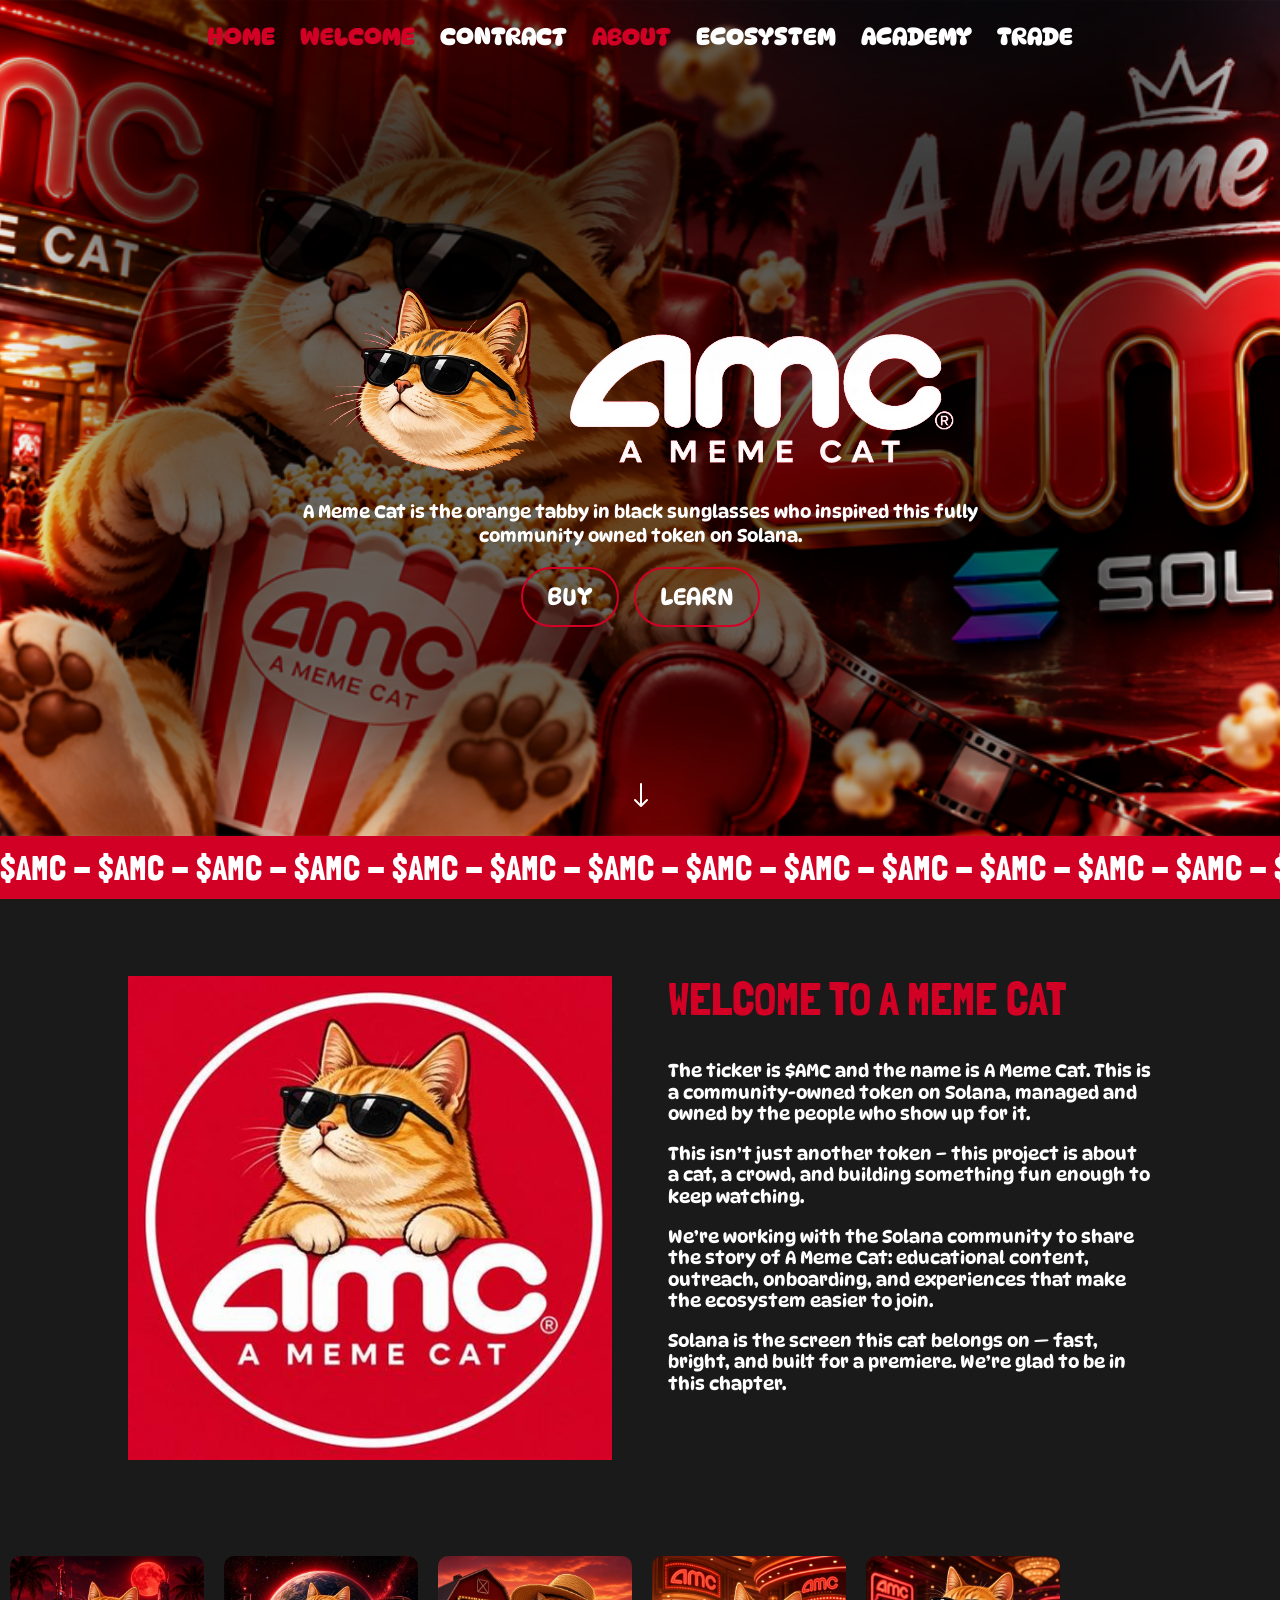
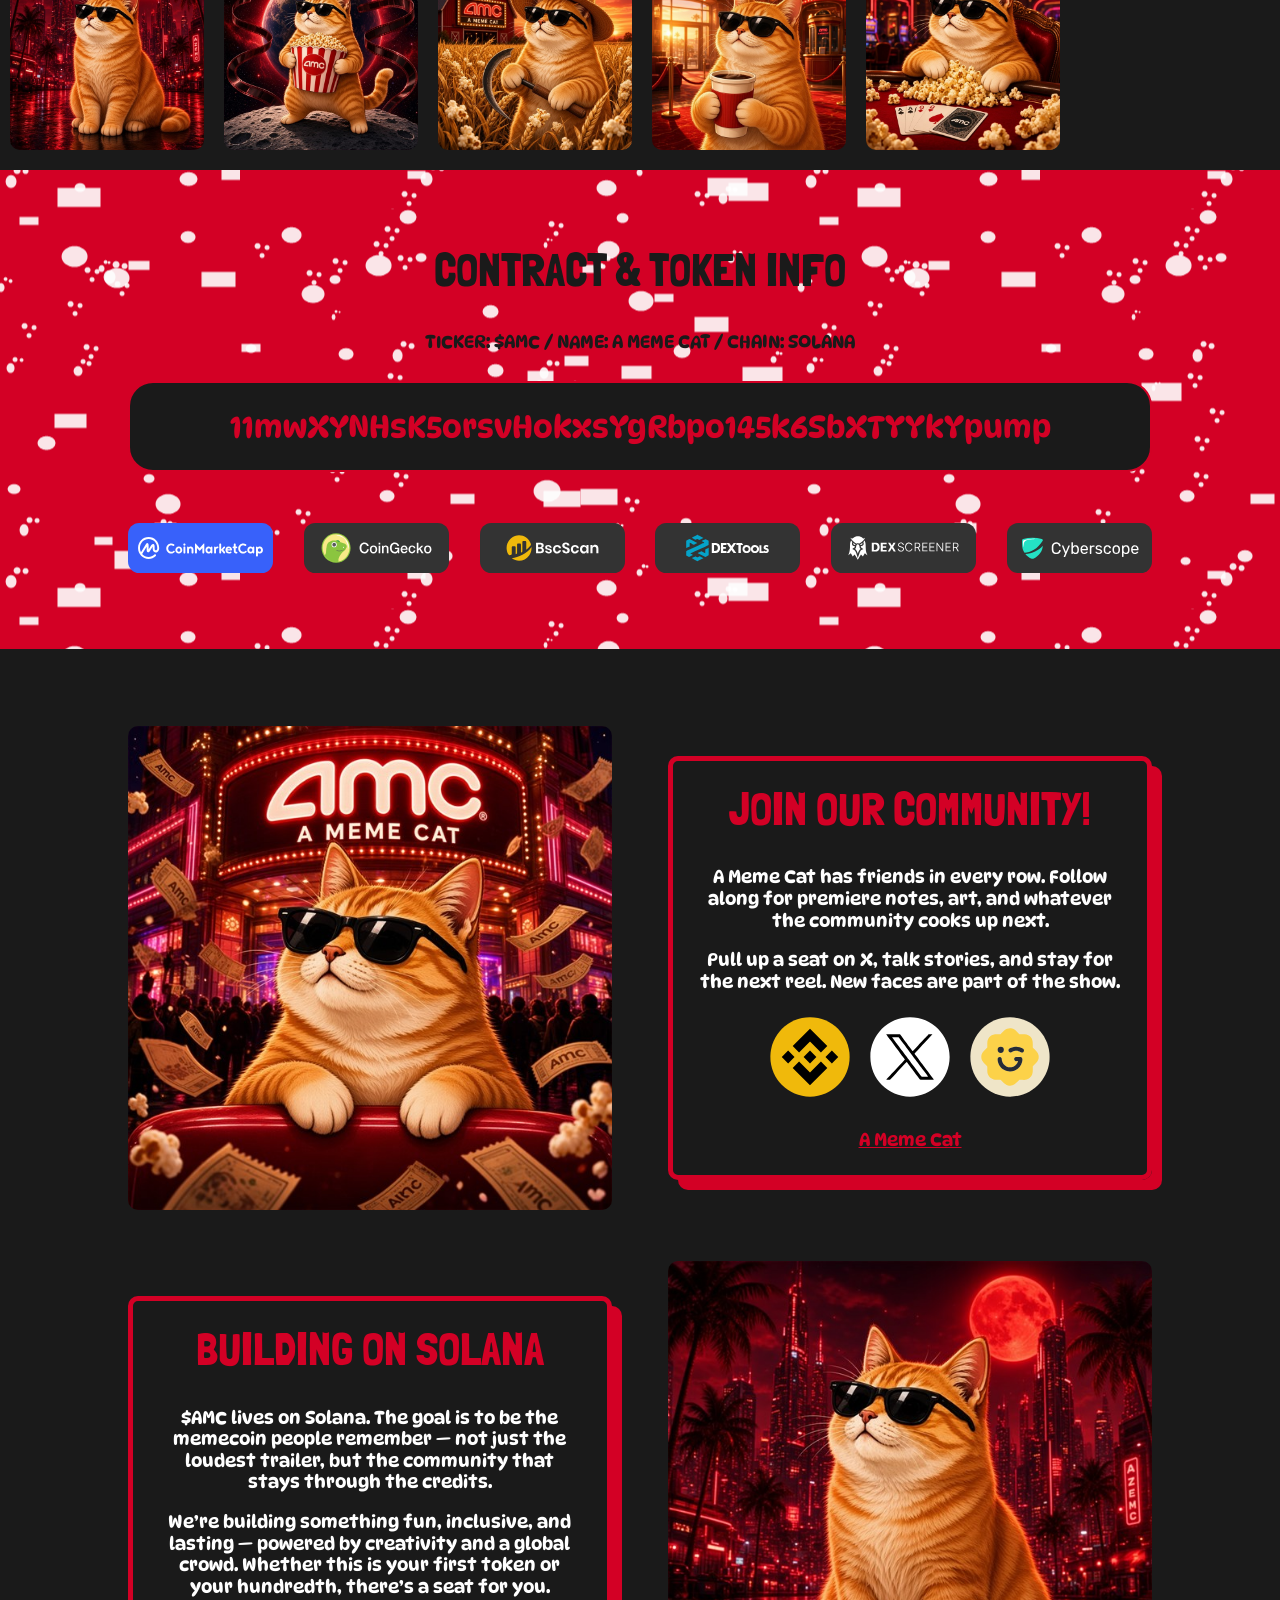
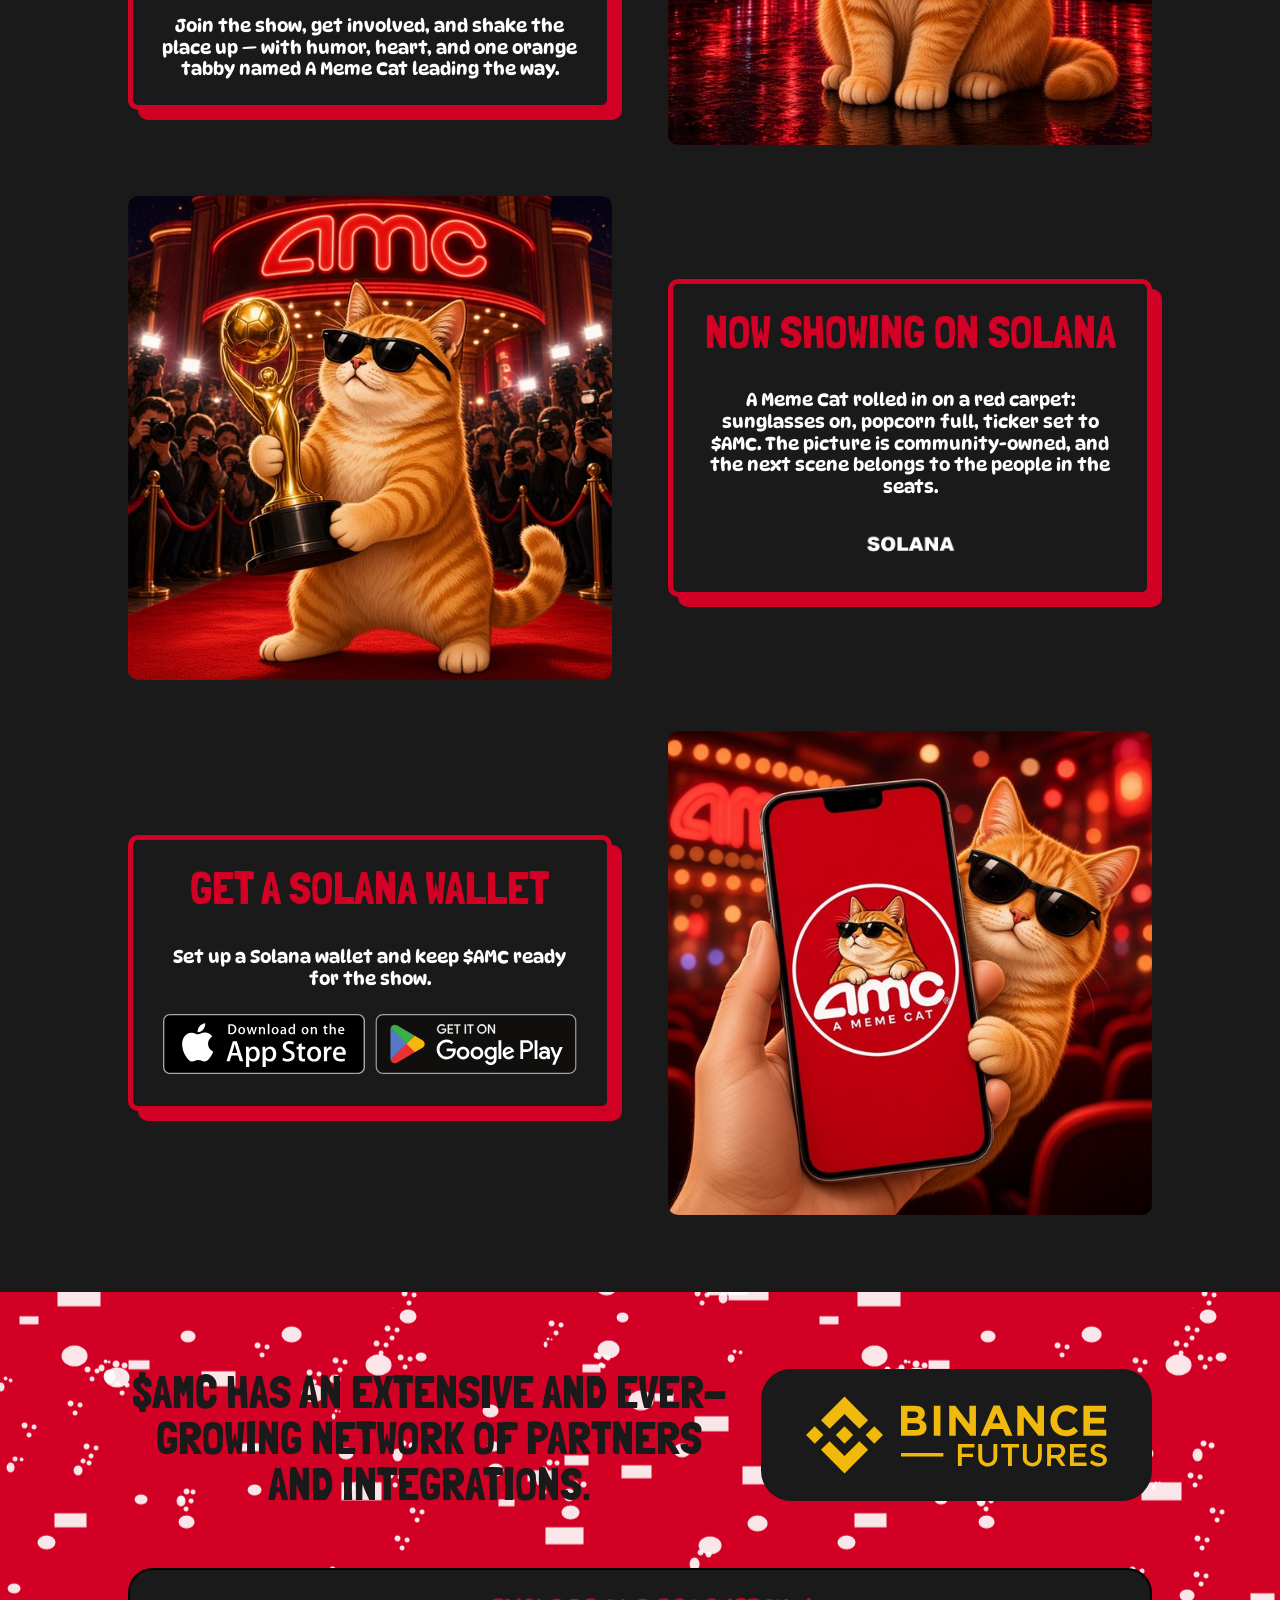
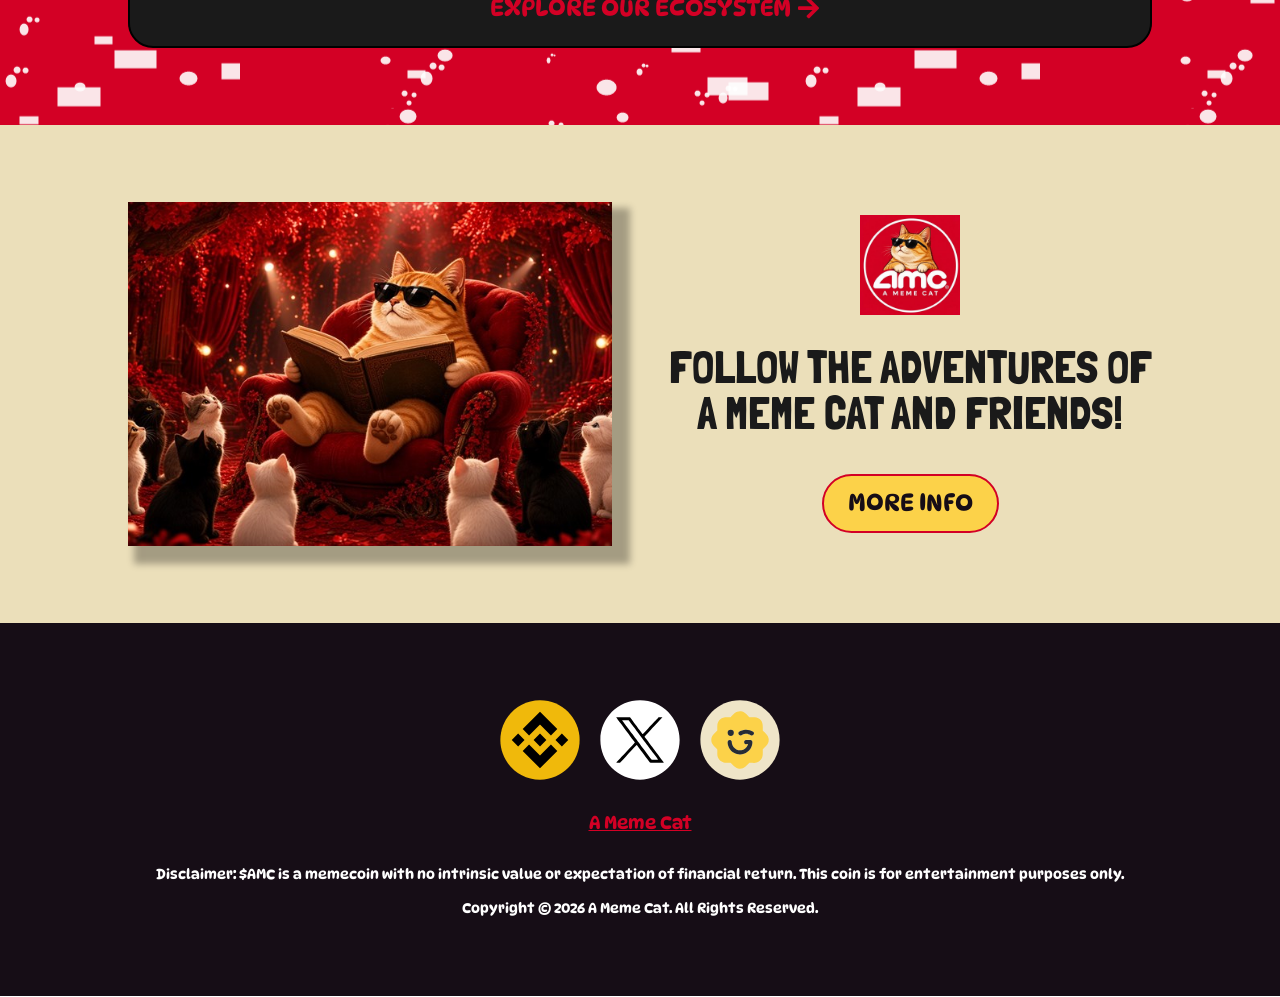
<file: index.html>
<!DOCTYPE html>
<html lang="en-US">
<head>
	<meta charset="UTF-8" />
<meta http-equiv="X-UA-Compatible" content="IE=edge">
	<link rel="pingback" href="https://firstbroccoli.com/xmlrpc.php" />

	<script type="text/javascript">
		document.documentElement.className = 'js';
	</script>
	
	<title>A Meme Cat | $AMC</title><link rel="stylesheet" href="./wp-content/cache/min/1/225ffd4697bfc59f4a7b1bc38393448a.css" media="all" data-minify="1" />
<style id="et-divi-open-sans-inline-css">/* Original: https://fonts.googleapis.com/css?family=Open+Sans:300italic,400italic,600italic,700italic,800italic,400,300,600,700,800&#038;subset=latin,latin-ext&#038;display=swap *//* User Agent: Mozilla/5.0 (Unknown; Linux x86_64) AppleWebKit/538.1 (KHTML, like Gecko) Safari/538.1 Daum/4.1 */@font-face {font-family: 'Open Sans';font-style: italic;font-weight: 300;font-stretch: normal;font-display: swap;src: url(./fonts.gstatic.com/s/opensans/v44/memQYaGs126MiZpBA-UFUIcVXSCEkx2cmqvXlWq8tWZ0Pw86hd0Rk5hkWV4exQ.ttf) format('truetype');}@font-face {font-family: 'Open Sans';font-style: italic;font-weight: 400;font-stretch: normal;font-display: swap;src: url(./fonts.gstatic.com/s/opensans/v44/memQYaGs126MiZpBA-UFUIcVXSCEkx2cmqvXlWq8tWZ0Pw86hd0Rk8ZkWV4exQ.ttf) format('truetype');}@font-face {font-family: 'Open Sans';font-style: italic;font-weight: 600;font-stretch: normal;font-display: swap;src: url(./fonts.gstatic.com/s/opensans/v44/memQYaGs126MiZpBA-UFUIcVXSCEkx2cmqvXlWq8tWZ0Pw86hd0RkxhjWV4exQ.ttf) format('truetype');}@font-face {font-family: 'Open Sans';font-style: italic;font-weight: 700;font-stretch: normal;font-display: swap;src: url(./fonts.gstatic.com/s/opensans/v44/memQYaGs126MiZpBA-UFUIcVXSCEkx2cmqvXlWq8tWZ0Pw86hd0RkyFjWV4exQ.ttf) format('truetype');}@font-face {font-family: 'Open Sans';font-style: italic;font-weight: 800;font-stretch: normal;font-display: swap;src: url(./fonts.gstatic.com/s/opensans/v44/memQYaGs126MiZpBA-UFUIcVXSCEkx2cmqvXlWq8tWZ0Pw86hd0Rk0ZjWV4exQ.ttf) format('truetype');}@font-face {font-family: 'Open Sans';font-style: normal;font-weight: 300;font-stretch: normal;font-display: swap;src: url(./fonts.gstatic.com/s/opensans/v44/memSYaGs126MiZpBA-UvWbX2vVnXBbObj2OVZyOOSr4dVJWUgsiH0B4uaVc.ttf) format('truetype');}@font-face {font-family: 'Open Sans';font-style: normal;font-weight: 400;font-stretch: normal;font-display: swap;src: url(./fonts.gstatic.com/s/opensans/v44/memSYaGs126MiZpBA-UvWbX2vVnXBbObj2OVZyOOSr4dVJWUgsjZ0B4uaVc.ttf) format('truetype');}@font-face {font-family: 'Open Sans';font-style: normal;font-weight: 600;font-stretch: normal;font-display: swap;src: url(./fonts.gstatic.com/s/opensans/v44/memSYaGs126MiZpBA-UvWbX2vVnXBbObj2OVZyOOSr4dVJWUgsgH1x4uaVc.ttf) format('truetype');}@font-face {font-family: 'Open Sans';font-style: normal;font-weight: 700;font-stretch: normal;font-display: swap;src: url(./fonts.gstatic.com/s/opensans/v44/memSYaGs126MiZpBA-UvWbX2vVnXBbObj2OVZyOOSr4dVJWUgsg-1x4uaVc.ttf) format('truetype');}@font-face {font-family: 'Open Sans';font-style: normal;font-weight: 800;font-stretch: normal;font-display: swap;src: url(./fonts.gstatic.com/s/opensans/v44/memSYaGs126MiZpBA-UvWbX2vVnXBbObj2OVZyOOSr4dVJWUgshZ1x4uaVc.ttf) format('truetype');}/* User Agent: Mozilla/5.0 (Windows NT 6.1; WOW64; rv:27.0) Gecko/20100101 Firefox/27.0 */@font-face {font-family: 'Open Sans';font-style: italic;font-weight: 300;font-stretch: normal;font-display: swap;src: url(./fonts.gstatic.com/s/opensans/v44/memQYaGs126MiZpBA-UFUIcVXSCEkx2cmqvXlWq8tWZ0Pw86hd0Rk5hkWV4exg.woff) format('woff');}@font-face {font-family: 'Open Sans';font-style: italic;font-weight: 400;font-stretch: normal;font-display: swap;src: url(./fonts.gstatic.com/s/opensans/v44/memQYaGs126MiZpBA-UFUIcVXSCEkx2cmqvXlWq8tWZ0Pw86hd0Rk8ZkWV4exg.woff) format('woff');}@font-face {font-family: 'Open Sans';font-style: italic;font-weight: 600;font-stretch: normal;font-display: swap;src: url(./fonts.gstatic.com/s/opensans/v44/memQYaGs126MiZpBA-UFUIcVXSCEkx2cmqvXlWq8tWZ0Pw86hd0RkxhjWV4exg.woff) format('woff');}@font-face {font-family: 'Open Sans';font-style: italic;font-weight: 700;font-stretch: normal;font-display: swap;src: url(./fonts.gstatic.com/s/opensans/v44/memQYaGs126MiZpBA-UFUIcVXSCEkx2cmqvXlWq8tWZ0Pw86hd0RkyFjWV4exg.woff) format('woff');}@font-face {font-family: 'Open Sans';font-style: italic;font-weight: 800;font-stretch: normal;font-display: swap;src: url(./fonts.gstatic.com/s/opensans/v44/memQYaGs126MiZpBA-UFUIcVXSCEkx2cmqvXlWq8tWZ0Pw86hd0Rk0ZjWV4exg.woff) format('woff');}@font-face {font-family: 'Open Sans';font-style: normal;font-weight: 300;font-stretch: normal;font-display: swap;src: url(./fonts.gstatic.com/s/opensans/v44/memSYaGs126MiZpBA-UvWbX2vVnXBbObj2OVZyOOSr4dVJWUgsiH0B4uaVQ.woff) format('woff');}@font-face {font-family: 'Open Sans';font-style: normal;font-weight: 400;font-stretch: normal;font-display: swap;src: url(./fonts.gstatic.com/s/opensans/v44/memSYaGs126MiZpBA-UvWbX2vVnXBbObj2OVZyOOSr4dVJWUgsjZ0B4uaVQ.woff) format('woff');}@font-face {font-family: 'Open Sans';font-style: normal;font-weight: 600;font-stretch: normal;font-display: swap;src: url(./fonts.gstatic.com/s/opensans/v44/memSYaGs126MiZpBA-UvWbX2vVnXBbObj2OVZyOOSr4dVJWUgsgH1x4uaVQ.woff) format('woff');}@font-face {font-family: 'Open Sans';font-style: normal;font-weight: 700;font-stretch: normal;font-display: swap;src: url(./fonts.gstatic.com/s/opensans/v44/memSYaGs126MiZpBA-UvWbX2vVnXBbObj2OVZyOOSr4dVJWUgsg-1x4uaVQ.woff) format('woff');}@font-face {font-family: 'Open Sans';font-style: normal;font-weight: 800;font-stretch: normal;font-display: swap;src: url(./fonts.gstatic.com/s/opensans/v44/memSYaGs126MiZpBA-UvWbX2vVnXBbObj2OVZyOOSr4dVJWUgshZ1x4uaVQ.woff) format('woff');}/* User Agent: Mozilla/5.0 (Windows NT 6.3; rv:39.0) Gecko/20100101 Firefox/39.0 */@font-face {font-family: 'Open Sans';font-style: italic;font-weight: 300;font-stretch: normal;font-display: swap;src: url(./fonts.gstatic.com/s/opensans/v44/memQYaGs126MiZpBA-UFUIcVXSCEkx2cmqvXlWq8tWZ0Pw86hd0Rk5hkWV4ewA.woff2) format('woff2');}@font-face {font-family: 'Open Sans';font-style: italic;font-weight: 400;font-stretch: normal;font-display: swap;src: url(./fonts.gstatic.com/s/opensans/v44/memQYaGs126MiZpBA-UFUIcVXSCEkx2cmqvXlWq8tWZ0Pw86hd0Rk8ZkWV4ewA.woff2) format('woff2');}@font-face {font-family: 'Open Sans';font-style: italic;font-weight: 600;font-stretch: normal;font-display: swap;src: url(./fonts.gstatic.com/s/opensans/v44/memQYaGs126MiZpBA-UFUIcVXSCEkx2cmqvXlWq8tWZ0Pw86hd0RkxhjWV4ewA.woff2) format('woff2');}@font-face {font-family: 'Open Sans';font-style: italic;font-weight: 700;font-stretch: normal;font-display: swap;src: url(./fonts.gstatic.com/s/opensans/v44/memQYaGs126MiZpBA-UFUIcVXSCEkx2cmqvXlWq8tWZ0Pw86hd0RkyFjWV4ewA.woff2) format('woff2');}@font-face {font-family: 'Open Sans';font-style: italic;font-weight: 800;font-stretch: normal;font-display: swap;src: url(./fonts.gstatic.com/s/opensans/v44/memQYaGs126MiZpBA-UFUIcVXSCEkx2cmqvXlWq8tWZ0Pw86hd0Rk0ZjWV4ewA.woff2) format('woff2');}@font-face {font-family: 'Open Sans';font-style: normal;font-weight: 300;font-stretch: normal;font-display: swap;src: url(./fonts.gstatic.com/s/opensans/v44/memSYaGs126MiZpBA-UvWbX2vVnXBbObj2OVZyOOSr4dVJWUgsiH0B4uaVI.woff2) format('woff2');}@font-face {font-family: 'Open Sans';font-style: normal;font-weight: 400;font-stretch: normal;font-display: swap;src: url(./fonts.gstatic.com/s/opensans/v44/memSYaGs126MiZpBA-UvWbX2vVnXBbObj2OVZyOOSr4dVJWUgsjZ0B4uaVI.woff2) format('woff2');}@font-face {font-family: 'Open Sans';font-style: normal;font-weight: 600;font-stretch: normal;font-display: swap;src: url(./fonts.gstatic.com/s/opensans/v44/memSYaGs126MiZpBA-UvWbX2vVnXBbObj2OVZyOOSr4dVJWUgsgH1x4uaVI.woff2) format('woff2');}@font-face {font-family: 'Open Sans';font-style: normal;font-weight: 700;font-stretch: normal;font-display: swap;src: url(./fonts.gstatic.com/s/opensans/v44/memSYaGs126MiZpBA-UvWbX2vVnXBbObj2OVZyOOSr4dVJWUgsg-1x4uaVI.woff2) format('woff2');}@font-face {font-family: 'Open Sans';font-style: normal;font-weight: 800;font-stretch: normal;font-display: swap;src: url(./fonts.gstatic.com/s/opensans/v44/memSYaGs126MiZpBA-UvWbX2vVnXBbObj2OVZyOOSr4dVJWUgshZ1x4uaVI.woff2) format('woff2');}</style><style id="et-builder-googlefonts-cached-inline">/* Original: https://fonts.googleapis.com/css?family=Open+Sans:300,regular,500,600,700,800,300italic,italic,500italic,600italic,700italic,800italic|DynaPuff:regular,500,600,700|Londrina+Solid:100,300,regular,900&#038;subset=latin,latin-ext&#038;display=swap *//* User Agent: Mozilla/5.0 (Unknown; Linux x86_64) AppleWebKit/538.1 (KHTML, like Gecko) Safari/538.1 Daum/4.1 */@font-face {font-family: 'DynaPuff';font-style: normal;font-weight: 400;font-stretch: normal;font-display: swap;src: url(./fonts.gstatic.com/s/dynapuff/v9/z7N5dRvsZDIVHbYPMhZJ3HQ83UaSu4uhr7-ZFeoYkgAr1x8RSxYu2YHhTQ.ttf) format('truetype');}@font-face {font-family: 'DynaPuff';font-style: normal;font-weight: 500;font-stretch: normal;font-display: swap;src: url(./fonts.gstatic.com/s/dynapuff/v9/z7N5dRvsZDIVHbYPMhZJ3HQ83UaSu4uhr7-ZFeoYkgAr1x8RSyQu2YHhTQ.ttf) format('truetype');}@font-face {font-family: 'DynaPuff';font-style: normal;font-weight: 600;font-stretch: normal;font-display: swap;src: url(./fonts.gstatic.com/s/dynapuff/v9/z7N5dRvsZDIVHbYPMhZJ3HQ83UaSu4uhr7-ZFeoYkgAr1x8RS8gp2YHhTQ.ttf) format('truetype');}@font-face {font-family: 'DynaPuff';font-style: normal;font-weight: 700;font-stretch: normal;font-display: swap;src: url(./fonts.gstatic.com/s/dynapuff/v9/z7N5dRvsZDIVHbYPMhZJ3HQ83UaSu4uhr7-ZFeoYkgAr1x8RS_Ep2YHhTQ.ttf) format('truetype');}@font-face {font-family: 'Londrina Solid';font-style: normal;font-weight: 100;font-display: swap;src: url(./fonts.gstatic.com/s/londrinasolid/v19/flUjRq6sw40kQEJxWNgkLuudGfs9GBEUtQ.ttf) format('truetype');}@font-face {font-family: 'Londrina Solid';font-style: normal;font-weight: 300;font-display: swap;src: url(./fonts.gstatic.com/s/londrinasolid/v19/flUiRq6sw40kQEJxWNgkLuudGfv1CgYzlZk.ttf) format('truetype');}@font-face {font-family: 'Londrina Solid';font-style: normal;font-weight: 400;font-display: swap;src: url(./fonts.gstatic.com/s/londrinasolid/v19/flUhRq6sw40kQEJxWNgkLuudGfNeKBY.ttf) format('truetype');}@font-face {font-family: 'Londrina Solid';font-style: normal;font-weight: 900;font-display: swap;src: url(./fonts.gstatic.com/s/londrinasolid/v19/flUiRq6sw40kQEJxWNgkLuudGfvdDwYzlZk.ttf) format('truetype');}@font-face {font-family: 'Open Sans';font-style: italic;font-weight: 300;font-stretch: normal;font-display: swap;src: url(./fonts.gstatic.com/s/opensans/v44/memQYaGs126MiZpBA-UFUIcVXSCEkx2cmqvXlWq8tWZ0Pw86hd0Rk5hkWV4exQ.ttf) format('truetype');}@font-face {font-family: 'Open Sans';font-style: italic;font-weight: 400;font-stretch: normal;font-display: swap;src: url(./fonts.gstatic.com/s/opensans/v44/memQYaGs126MiZpBA-UFUIcVXSCEkx2cmqvXlWq8tWZ0Pw86hd0Rk8ZkWV4exQ.ttf) format('truetype');}@font-face {font-family: 'Open Sans';font-style: italic;font-weight: 500;font-stretch: normal;font-display: swap;src: url(./fonts.gstatic.com/s/opensans/v44/memQYaGs126MiZpBA-UFUIcVXSCEkx2cmqvXlWq8tWZ0Pw86hd0Rk_RkWV4exQ.ttf) format('truetype');}@font-face {font-family: 'Open Sans';font-style: italic;font-weight: 600;font-stretch: normal;font-display: swap;src: url(./fonts.gstatic.com/s/opensans/v44/memQYaGs126MiZpBA-UFUIcVXSCEkx2cmqvXlWq8tWZ0Pw86hd0RkxhjWV4exQ.ttf) format('truetype');}@font-face {font-family: 'Open Sans';font-style: italic;font-weight: 700;font-stretch: normal;font-display: swap;src: url(./fonts.gstatic.com/s/opensans/v44/memQYaGs126MiZpBA-UFUIcVXSCEkx2cmqvXlWq8tWZ0Pw86hd0RkyFjWV4exQ.ttf) format('truetype');}@font-face {font-family: 'Open Sans';font-style: italic;font-weight: 800;font-stretch: normal;font-display: swap;src: url(./fonts.gstatic.com/s/opensans/v44/memQYaGs126MiZpBA-UFUIcVXSCEkx2cmqvXlWq8tWZ0Pw86hd0Rk0ZjWV4exQ.ttf) format('truetype');}@font-face {font-family: 'Open Sans';font-style: normal;font-weight: 300;font-stretch: normal;font-display: swap;src: url(./fonts.gstatic.com/s/opensans/v44/memSYaGs126MiZpBA-UvWbX2vVnXBbObj2OVZyOOSr4dVJWUgsiH0B4uaVc.ttf) format('truetype');}@font-face {font-family: 'Open Sans';font-style: normal;font-weight: 400;font-stretch: normal;font-display: swap;src: url(./fonts.gstatic.com/s/opensans/v44/memSYaGs126MiZpBA-UvWbX2vVnXBbObj2OVZyOOSr4dVJWUgsjZ0B4uaVc.ttf) format('truetype');}@font-face {font-family: 'Open Sans';font-style: normal;font-weight: 500;font-stretch: normal;font-display: swap;src: url(./fonts.gstatic.com/s/opensans/v44/memSYaGs126MiZpBA-UvWbX2vVnXBbObj2OVZyOOSr4dVJWUgsjr0B4uaVc.ttf) format('truetype');}@font-face {font-family: 'Open Sans';font-style: normal;font-weight: 600;font-stretch: normal;font-display: swap;src: url(./fonts.gstatic.com/s/opensans/v44/memSYaGs126MiZpBA-UvWbX2vVnXBbObj2OVZyOOSr4dVJWUgsgH1x4uaVc.ttf) format('truetype');}@font-face {font-family: 'Open Sans';font-style: normal;font-weight: 700;font-stretch: normal;font-display: swap;src: url(./fonts.gstatic.com/s/opensans/v44/memSYaGs126MiZpBA-UvWbX2vVnXBbObj2OVZyOOSr4dVJWUgsg-1x4uaVc.ttf) format('truetype');}@font-face {font-family: 'Open Sans';font-style: normal;font-weight: 800;font-stretch: normal;font-display: swap;src: url(./fonts.gstatic.com/s/opensans/v44/memSYaGs126MiZpBA-UvWbX2vVnXBbObj2OVZyOOSr4dVJWUgshZ1x4uaVc.ttf) format('truetype');}/* User Agent: Mozilla/5.0 (Windows NT 6.1; WOW64; rv:27.0) Gecko/20100101 Firefox/27.0 */@font-face {font-family: 'DynaPuff';font-style: normal;font-weight: 400;font-stretch: normal;font-display: swap;src: url(./fonts.gstatic.com/s/dynapuff/v9/z7N5dRvsZDIVHbYPMhZJ3HQ83UaSu4uhr7-ZFeoYkgAr1x8RSxYu2YHhTg.woff) format('woff');}@font-face {font-family: 'DynaPuff';font-style: normal;font-weight: 500;font-stretch: normal;font-display: swap;src: url(./fonts.gstatic.com/s/dynapuff/v9/z7N5dRvsZDIVHbYPMhZJ3HQ83UaSu4uhr7-ZFeoYkgAr1x8RSyQu2YHhTg.woff) format('woff');}@font-face {font-family: 'DynaPuff';font-style: normal;font-weight: 600;font-stretch: normal;font-display: swap;src: url(./fonts.gstatic.com/s/dynapuff/v9/z7N5dRvsZDIVHbYPMhZJ3HQ83UaSu4uhr7-ZFeoYkgAr1x8RS8gp2YHhTg.woff) format('woff');}@font-face {font-family: 'DynaPuff';font-style: normal;font-weight: 700;font-stretch: normal;font-display: swap;src: url(./fonts.gstatic.com/s/dynapuff/v9/z7N5dRvsZDIVHbYPMhZJ3HQ83UaSu4uhr7-ZFeoYkgAr1x8RS_Ep2YHhTg.woff) format('woff');}@font-face {font-family: 'Londrina Solid';font-style: normal;font-weight: 100;font-display: swap;src: url(./fonts.gstatic.com/s/londrinasolid/v19/flUjRq6sw40kQEJxWNgkLuudGfs9GBEUtg.woff) format('woff');}@font-face {font-family: 'Londrina Solid';font-style: normal;font-weight: 300;font-display: swap;src: url(./fonts.gstatic.com/s/londrinasolid/v19/flUiRq6sw40kQEJxWNgkLuudGfv1CgYzlZo.woff) format('woff');}@font-face {font-family: 'Londrina Solid';font-style: normal;font-weight: 400;font-display: swap;src: url(./fonts.gstatic.com/s/londrinasolid/v19/flUhRq6sw40kQEJxWNgkLuudGfNeKBU.woff) format('woff');}@font-face {font-family: 'Londrina Solid';font-style: normal;font-weight: 900;font-display: swap;src: url(./fonts.gstatic.com/s/londrinasolid/v19/flUiRq6sw40kQEJxWNgkLuudGfvdDwYzlZo.woff) format('woff');}@font-face {font-family: 'Open Sans';font-style: italic;font-weight: 300;font-stretch: normal;font-display: swap;src: url(./fonts.gstatic.com/s/opensans/v44/memQYaGs126MiZpBA-UFUIcVXSCEkx2cmqvXlWq8tWZ0Pw86hd0Rk5hkWV4exg.woff) format('woff');}@font-face {font-family: 'Open Sans';font-style: italic;font-weight: 400;font-stretch: normal;font-display: swap;src: url(./fonts.gstatic.com/s/opensans/v44/memQYaGs126MiZpBA-UFUIcVXSCEkx2cmqvXlWq8tWZ0Pw86hd0Rk8ZkWV4exg.woff) format('woff');}@font-face {font-family: 'Open Sans';font-style: italic;font-weight: 500;font-stretch: normal;font-display: swap;src: url(./fonts.gstatic.com/s/opensans/v44/memQYaGs126MiZpBA-UFUIcVXSCEkx2cmqvXlWq8tWZ0Pw86hd0Rk_RkWV4exg.woff) format('woff');}@font-face {font-family: 'Open Sans';font-style: italic;font-weight: 600;font-stretch: normal;font-display: swap;src: url(./fonts.gstatic.com/s/opensans/v44/memQYaGs126MiZpBA-UFUIcVXSCEkx2cmqvXlWq8tWZ0Pw86hd0RkxhjWV4exg.woff) format('woff');}@font-face {font-family: 'Open Sans';font-style: italic;font-weight: 700;font-stretch: normal;font-display: swap;src: url(./fonts.gstatic.com/s/opensans/v44/memQYaGs126MiZpBA-UFUIcVXSCEkx2cmqvXlWq8tWZ0Pw86hd0RkyFjWV4exg.woff) format('woff');}@font-face {font-family: 'Open Sans';font-style: italic;font-weight: 800;font-stretch: normal;font-display: swap;src: url(./fonts.gstatic.com/s/opensans/v44/memQYaGs126MiZpBA-UFUIcVXSCEkx2cmqvXlWq8tWZ0Pw86hd0Rk0ZjWV4exg.woff) format('woff');}@font-face {font-family: 'Open Sans';font-style: normal;font-weight: 300;font-stretch: normal;font-display: swap;src: url(./fonts.gstatic.com/s/opensans/v44/memSYaGs126MiZpBA-UvWbX2vVnXBbObj2OVZyOOSr4dVJWUgsiH0B4uaVQ.woff) format('woff');}@font-face {font-family: 'Open Sans';font-style: normal;font-weight: 400;font-stretch: normal;font-display: swap;src: url(./fonts.gstatic.com/s/opensans/v44/memSYaGs126MiZpBA-UvWbX2vVnXBbObj2OVZyOOSr4dVJWUgsjZ0B4uaVQ.woff) format('woff');}@font-face {font-family: 'Open Sans';font-style: normal;font-weight: 500;font-stretch: normal;font-display: swap;src: url(./fonts.gstatic.com/s/opensans/v44/memSYaGs126MiZpBA-UvWbX2vVnXBbObj2OVZyOOSr4dVJWUgsjr0B4uaVQ.woff) format('woff');}@font-face {font-family: 'Open Sans';font-style: normal;font-weight: 600;font-stretch: normal;font-display: swap;src: url(./fonts.gstatic.com/s/opensans/v44/memSYaGs126MiZpBA-UvWbX2vVnXBbObj2OVZyOOSr4dVJWUgsgH1x4uaVQ.woff) format('woff');}@font-face {font-family: 'Open Sans';font-style: normal;font-weight: 700;font-stretch: normal;font-display: swap;src: url(./fonts.gstatic.com/s/opensans/v44/memSYaGs126MiZpBA-UvWbX2vVnXBbObj2OVZyOOSr4dVJWUgsg-1x4uaVQ.woff) format('woff');}@font-face {font-family: 'Open Sans';font-style: normal;font-weight: 800;font-stretch: normal;font-display: swap;src: url(./fonts.gstatic.com/s/opensans/v44/memSYaGs126MiZpBA-UvWbX2vVnXBbObj2OVZyOOSr4dVJWUgshZ1x4uaVQ.woff) format('woff');}/* User Agent: Mozilla/5.0 (Windows NT 6.3; rv:39.0) Gecko/20100101 Firefox/39.0 */@font-face {font-family: 'DynaPuff';font-style: normal;font-weight: 400;font-stretch: normal;font-display: swap;src: url(./fonts.gstatic.com/s/dynapuff/v9/z7N5dRvsZDIVHbYPMhZJ3HQ83UaSu4uhr7-ZFeoYkgAr1x8RSxYu2YHhSA.woff2) format('woff2');}@font-face {font-family: 'DynaPuff';font-style: normal;font-weight: 500;font-stretch: normal;font-display: swap;src: url(./fonts.gstatic.com/s/dynapuff/v9/z7N5dRvsZDIVHbYPMhZJ3HQ83UaSu4uhr7-ZFeoYkgAr1x8RSyQu2YHhSA.woff2) format('woff2');}@font-face {font-family: 'DynaPuff';font-style: normal;font-weight: 600;font-stretch: normal;font-display: swap;src: url(./fonts.gstatic.com/s/dynapuff/v9/z7N5dRvsZDIVHbYPMhZJ3HQ83UaSu4uhr7-ZFeoYkgAr1x8RS8gp2YHhSA.woff2) format('woff2');}@font-face {font-family: 'DynaPuff';font-style: normal;font-weight: 700;font-stretch: normal;font-display: swap;src: url(./fonts.gstatic.com/s/dynapuff/v9/z7N5dRvsZDIVHbYPMhZJ3HQ83UaSu4uhr7-ZFeoYkgAr1x8RS_Ep2YHhSA.woff2) format('woff2');}@font-face {font-family: 'Londrina Solid';font-style: normal;font-weight: 100;font-display: swap;src: url(./fonts.gstatic.com/s/londrinasolid/v19/flUjRq6sw40kQEJxWNgkLuudGfs9GBEUsA.woff2) format('woff2');}@font-face {font-family: 'Londrina Solid';font-style: normal;font-weight: 300;font-display: swap;src: url(./fonts.gstatic.com/s/londrinasolid/v19/flUiRq6sw40kQEJxWNgkLuudGfv1CgYzlZw.woff2) format('woff2');}@font-face {font-family: 'Londrina Solid';font-style: normal;font-weight: 400;font-display: swap;src: url(./fonts.gstatic.com/s/londrinasolid/v19/flUhRq6sw40kQEJxWNgkLuudGfNeKBM.woff2) format('woff2');}@font-face {font-family: 'Londrina Solid';font-style: normal;font-weight: 900;font-display: swap;src: url(./fonts.gstatic.com/s/londrinasolid/v19/flUiRq6sw40kQEJxWNgkLuudGfvdDwYzlZw.woff2) format('woff2');}@font-face {font-family: 'Open Sans';font-style: italic;font-weight: 300;font-stretch: normal;font-display: swap;src: url(./fonts.gstatic.com/s/opensans/v44/memQYaGs126MiZpBA-UFUIcVXSCEkx2cmqvXlWq8tWZ0Pw86hd0Rk5hkWV4ewA.woff2) format('woff2');}@font-face {font-family: 'Open Sans';font-style: italic;font-weight: 400;font-stretch: normal;font-display: swap;src: url(./fonts.gstatic.com/s/opensans/v44/memQYaGs126MiZpBA-UFUIcVXSCEkx2cmqvXlWq8tWZ0Pw86hd0Rk8ZkWV4ewA.woff2) format('woff2');}@font-face {font-family: 'Open Sans';font-style: italic;font-weight: 500;font-stretch: normal;font-display: swap;src: url(./fonts.gstatic.com/s/opensans/v44/memQYaGs126MiZpBA-UFUIcVXSCEkx2cmqvXlWq8tWZ0Pw86hd0Rk_RkWV4ewA.woff2) format('woff2');}@font-face {font-family: 'Open Sans';font-style: italic;font-weight: 600;font-stretch: normal;font-display: swap;src: url(./fonts.gstatic.com/s/opensans/v44/memQYaGs126MiZpBA-UFUIcVXSCEkx2cmqvXlWq8tWZ0Pw86hd0RkxhjWV4ewA.woff2) format('woff2');}@font-face {font-family: 'Open Sans';font-style: italic;font-weight: 700;font-stretch: normal;font-display: swap;src: url(./fonts.gstatic.com/s/opensans/v44/memQYaGs126MiZpBA-UFUIcVXSCEkx2cmqvXlWq8tWZ0Pw86hd0RkyFjWV4ewA.woff2) format('woff2');}@font-face {font-family: 'Open Sans';font-style: italic;font-weight: 800;font-stretch: normal;font-display: swap;src: url(./fonts.gstatic.com/s/opensans/v44/memQYaGs126MiZpBA-UFUIcVXSCEkx2cmqvXlWq8tWZ0Pw86hd0Rk0ZjWV4ewA.woff2) format('woff2');}@font-face {font-family: 'Open Sans';font-style: normal;font-weight: 300;font-stretch: normal;font-display: swap;src: url(./fonts.gstatic.com/s/opensans/v44/memSYaGs126MiZpBA-UvWbX2vVnXBbObj2OVZyOOSr4dVJWUgsiH0B4uaVI.woff2) format('woff2');}@font-face {font-family: 'Open Sans';font-style: normal;font-weight: 400;font-stretch: normal;font-display: swap;src: url(./fonts.gstatic.com/s/opensans/v44/memSYaGs126MiZpBA-UvWbX2vVnXBbObj2OVZyOOSr4dVJWUgsjZ0B4uaVI.woff2) format('woff2');}@font-face {font-family: 'Open Sans';font-style: normal;font-weight: 500;font-stretch: normal;font-display: swap;src: url(./fonts.gstatic.com/s/opensans/v44/memSYaGs126MiZpBA-UvWbX2vVnXBbObj2OVZyOOSr4dVJWUgsjr0B4uaVI.woff2) format('woff2');}@font-face {font-family: 'Open Sans';font-style: normal;font-weight: 600;font-stretch: normal;font-display: swap;src: url(./fonts.gstatic.com/s/opensans/v44/memSYaGs126MiZpBA-UvWbX2vVnXBbObj2OVZyOOSr4dVJWUgsgH1x4uaVI.woff2) format('woff2');}@font-face {font-family: 'Open Sans';font-style: normal;font-weight: 700;font-stretch: normal;font-display: swap;src: url(./fonts.gstatic.com/s/opensans/v44/memSYaGs126MiZpBA-UvWbX2vVnXBbObj2OVZyOOSr4dVJWUgsg-1x4uaVI.woff2) format('woff2');}@font-face {font-family: 'Open Sans';font-style: normal;font-weight: 800;font-stretch: normal;font-display: swap;src: url(./fonts.gstatic.com/s/opensans/v44/memSYaGs126MiZpBA-UvWbX2vVnXBbObj2OVZyOOSr4dVJWUgshZ1x4uaVI.woff2) format('woff2');}</style><meta name='robots' content='max-image-preview:large' />
<script type="text/javascript">
			let jqueryParams=[],jQuery=function(r){return jqueryParams=[...jqueryParams,r],jQuery},$=function(r){return jqueryParams=[...jqueryParams,r],$};window.jQuery=jQuery,window.$=jQuery;let customHeadScripts=!1;jQuery.fn=jQuery.prototype={},$.fn=jQuery.prototype={},jQuery.noConflict=function(r){if(window.jQuery)return jQuery=window.jQuery,$=window.jQuery,customHeadScripts=!0,jQuery.noConflict},jQuery.ready=function(r){jqueryParams=[...jqueryParams,r]},$.ready=function(r){jqueryParams=[...jqueryParams,r]},jQuery.load=function(r){jqueryParams=[...jqueryParams,r]},$.load=function(r){jqueryParams=[...jqueryParams,r]},jQuery.fn.ready=function(r){jqueryParams=[...jqueryParams,r]},$.fn.ready=function(r){jqueryParams=[...jqueryParams,r]};</script>
<link rel="alternate" type="application/rss+xml" title="firstbroccoli.com &raquo; Feed" href="https://firstbroccoli.com/feed/" />
<link rel="alternate" type="application/rss+xml" title="firstbroccoli.com &raquo; Comments Feed" href="https://firstbroccoli.com/comments/feed/" />
<meta content="Divi v.4.27.4" name="generator"/><style id='wp-emoji-styles-inline-css' type='text/css'>

	img.wp-smiley, img.emoji {
		display: inline !important;
		border: none !important;
		box-shadow: none !important;
		height: 1em !important;
		width: 1em !important;
		margin: 0 0.07em !important;
		vertical-align: -0.1em !important;
		background: none !important;
		padding: 0 !important;
	}
</style>
<style id='wp-block-library-theme-inline-css' type='text/css'>
.wp-block-audio :where(figcaption){color:#555;font-size:13px;text-align:center}.is-dark-theme .wp-block-audio :where(figcaption){color:#ffffffa6}.wp-block-audio{margin:0 0 1em}.wp-block-code{border:1px solid #ccc;border-radius:4px;font-family:Menlo,Consolas,monaco,monospace;padding:.8em 1em}.wp-block-embed :where(figcaption){color:#555;font-size:13px;text-align:center}.is-dark-theme .wp-block-embed :where(figcaption){color:#ffffffa6}.wp-block-embed{margin:0 0 1em}.blocks-gallery-caption{color:#555;font-size:13px;text-align:center}.is-dark-theme .blocks-gallery-caption{color:#ffffffa6}:root :where(.wp-block-image figcaption){color:#555;font-size:13px;text-align:center}.is-dark-theme :root :where(.wp-block-image figcaption){color:#ffffffa6}.wp-block-image{margin:0 0 1em}.wp-block-pullquote{border-bottom:4px solid;border-top:4px solid;color:currentColor;margin-bottom:1.75em}.wp-block-pullquote cite,.wp-block-pullquote footer,.wp-block-pullquote__citation{color:currentColor;font-size:.8125em;font-style:normal;text-transform:uppercase}.wp-block-quote{border-left:.25em solid;margin:0 0 1.75em;padding-left:1em}.wp-block-quote cite,.wp-block-quote footer{color:currentColor;font-size:.8125em;font-style:normal;position:relative}.wp-block-quote:where(.has-text-align-right){border-left:none;border-right:.25em solid;padding-left:0;padding-right:1em}.wp-block-quote:where(.has-text-align-center){border:none;padding-left:0}.wp-block-quote.is-large,.wp-block-quote.is-style-large,.wp-block-quote:where(.is-style-plain){border:none}.wp-block-search .wp-block-search__label{font-weight:700}.wp-block-search__button{border:1px solid #ccc;padding:.375em .625em}:where(.wp-block-group.has-background){padding:1.25em 2.375em}.wp-block-separator.has-css-opacity{opacity:.4}.wp-block-separator{border:none;border-bottom:2px solid;margin-left:auto;margin-right:auto}.wp-block-separator.has-alpha-channel-opacity{opacity:1}.wp-block-separator:not(.is-style-wide):not(.is-style-dots){width:100px}.wp-block-separator.has-background:not(.is-style-dots){border-bottom:none;height:1px}.wp-block-separator.has-background:not(.is-style-wide):not(.is-style-dots){height:2px}.wp-block-table{margin:0 0 1em}.wp-block-table td,.wp-block-table th{word-break:normal}.wp-block-table :where(figcaption){color:#555;font-size:13px;text-align:center}.is-dark-theme .wp-block-table :where(figcaption){color:#ffffffa6}.wp-block-video :where(figcaption){color:#555;font-size:13px;text-align:center}.is-dark-theme .wp-block-video :where(figcaption){color:#ffffffa6}.wp-block-video{margin:0 0 1em}:root :where(.wp-block-template-part.has-background){margin-bottom:0;margin-top:0;padding:1.25em 2.375em}
</style>
<style id='global-styles-inline-css' type='text/css'>
:root{--wp--preset--aspect-ratio--square: 1;--wp--preset--aspect-ratio--4-3: 4/3;--wp--preset--aspect-ratio--3-4: 3/4;--wp--preset--aspect-ratio--3-2: 3/2;--wp--preset--aspect-ratio--2-3: 2/3;--wp--preset--aspect-ratio--16-9: 16/9;--wp--preset--aspect-ratio--9-16: 9/16;--wp--preset--color--black: #000000;--wp--preset--color--cyan-bluish-gray: #abb8c3;--wp--preset--color--white: #ffffff;--wp--preset--color--pale-pink: #f78da7;--wp--preset--color--vivid-red: #cf2e2e;--wp--preset--color--luminous-vivid-orange: #ff6900;--wp--preset--color--luminous-vivid-amber: #fcb900;--wp--preset--color--light-green-cyan: #7bdcb5;--wp--preset--color--vivid-green-cyan: #00d084;--wp--preset--color--pale-cyan-blue: #8ed1fc;--wp--preset--color--vivid-cyan-blue: #0693e3;--wp--preset--color--vivid-purple: #9b51e0;--wp--preset--gradient--vivid-cyan-blue-to-vivid-purple: linear-gradient(135deg,rgba(6,147,227,1) 0%,rgb(155,81,224) 100%);--wp--preset--gradient--light-green-cyan-to-vivid-green-cyan: linear-gradient(135deg,rgb(122,220,180) 0%,rgb(0,208,130) 100%);--wp--preset--gradient--luminous-vivid-amber-to-luminous-vivid-orange: linear-gradient(135deg,rgba(252,185,0,1) 0%,rgba(255,105,0,1) 100%);--wp--preset--gradient--luminous-vivid-orange-to-vivid-red: linear-gradient(135deg,rgba(255,105,0,1) 0%,rgb(207,46,46) 100%);--wp--preset--gradient--very-light-gray-to-cyan-bluish-gray: linear-gradient(135deg,rgb(238,238,238) 0%,rgb(169,184,195) 100%);--wp--preset--gradient--cool-to-warm-spectrum: linear-gradient(135deg,rgb(74,234,220) 0%,rgb(151,120,209) 20%,rgb(207,42,186) 40%,rgb(238,44,130) 60%,rgb(251,105,98) 80%,rgb(254,248,76) 100%);--wp--preset--gradient--blush-light-purple: linear-gradient(135deg,rgb(255,206,236) 0%,rgb(152,150,240) 100%);--wp--preset--gradient--blush-bordeaux: linear-gradient(135deg,rgb(254,205,165) 0%,rgb(254,45,45) 50%,rgb(107,0,62) 100%);--wp--preset--gradient--luminous-dusk: linear-gradient(135deg,rgb(255,203,112) 0%,rgb(199,81,192) 50%,rgb(65,88,208) 100%);--wp--preset--gradient--pale-ocean: linear-gradient(135deg,rgb(255,245,203) 0%,rgb(182,227,212) 50%,rgb(51,167,181) 100%);--wp--preset--gradient--electric-grass: linear-gradient(135deg,rgb(202,248,128) 0%,rgb(113,206,126) 100%);--wp--preset--gradient--midnight: linear-gradient(135deg,rgb(2,3,129) 0%,rgb(40,116,252) 100%);--wp--preset--font-size--small: 13px;--wp--preset--font-size--medium: 20px;--wp--preset--font-size--large: 36px;--wp--preset--font-size--x-large: 42px;--wp--preset--spacing--20: 0.44rem;--wp--preset--spacing--30: 0.67rem;--wp--preset--spacing--40: 1rem;--wp--preset--spacing--50: 1.5rem;--wp--preset--spacing--60: 2.25rem;--wp--preset--spacing--70: 3.38rem;--wp--preset--spacing--80: 5.06rem;--wp--preset--shadow--natural: 6px 6px 9px rgba(0, 0, 0, 0.2);--wp--preset--shadow--deep: 12px 12px 50px rgba(0, 0, 0, 0.4);--wp--preset--shadow--sharp: 6px 6px 0px rgba(0, 0, 0, 0.2);--wp--preset--shadow--outlined: 6px 6px 0px -3px rgba(255, 255, 255, 1), 6px 6px rgba(0, 0, 0, 1);--wp--preset--shadow--crisp: 6px 6px 0px rgba(0, 0, 0, 1);}:root { --wp--style--global--content-size: 823px;--wp--style--global--wide-size: 1080px; }:where(body) { margin: 0; }.wp-site-blocks > .alignleft { float: left; margin-right: 2em; }.wp-site-blocks > .alignright { float: right; margin-left: 2em; }.wp-site-blocks > .aligncenter { justify-content: center; margin-left: auto; margin-right: auto; }:where(.is-layout-flex){gap: 0.5em;}:where(.is-layout-grid){gap: 0.5em;}.is-layout-flow > .alignleft{float: left;margin-inline-start: 0;margin-inline-end: 2em;}.is-layout-flow > .alignright{float: right;margin-inline-start: 2em;margin-inline-end: 0;}.is-layout-flow > .aligncenter{margin-left: auto !important;margin-right: auto !important;}.is-layout-constrained > .alignleft{float: left;margin-inline-start: 0;margin-inline-end: 2em;}.is-layout-constrained > .alignright{float: right;margin-inline-start: 2em;margin-inline-end: 0;}.is-layout-constrained > .aligncenter{margin-left: auto !important;margin-right: auto !important;}.is-layout-constrained > :where(:not(.alignleft):not(.alignright):not(.alignfull)){max-width: var(--wp--style--global--content-size);margin-left: auto !important;margin-right: auto !important;}.is-layout-constrained > .alignwide{max-width: var(--wp--style--global--wide-size);}body .is-layout-flex{display: flex;}.is-layout-flex{flex-wrap: wrap;align-items: center;}.is-layout-flex > :is(*, div){margin: 0;}body .is-layout-grid{display: grid;}.is-layout-grid > :is(*, div){margin: 0;}body{padding-top: 0px;padding-right: 0px;padding-bottom: 0px;padding-left: 0px;}:root :where(.wp-element-button, .wp-block-button__link){background-color: #32373c;border-width: 0;color: #fff;font-family: inherit;font-size: inherit;line-height: inherit;padding: calc(0.667em + 2px) calc(1.333em + 2px);text-decoration: none;}.has-black-color{color: var(--wp--preset--color--black) !important;}.has-cyan-bluish-gray-color{color: var(--wp--preset--color--cyan-bluish-gray) !important;}.has-white-color{color: var(--wp--preset--color--white) !important;}.has-pale-pink-color{color: var(--wp--preset--color--pale-pink) !important;}.has-vivid-red-color{color: var(--wp--preset--color--vivid-red) !important;}.has-luminous-vivid-orange-color{color: var(--wp--preset--color--luminous-vivid-orange) !important;}.has-luminous-vivid-amber-color{color: var(--wp--preset--color--luminous-vivid-amber) !important;}.has-light-green-cyan-color{color: var(--wp--preset--color--light-green-cyan) !important;}.has-vivid-green-cyan-color{color: var(--wp--preset--color--vivid-green-cyan) !important;}.has-pale-cyan-blue-color{color: var(--wp--preset--color--pale-cyan-blue) !important;}.has-vivid-cyan-blue-color{color: var(--wp--preset--color--vivid-cyan-blue) !important;}.has-vivid-purple-color{color: var(--wp--preset--color--vivid-purple) !important;}.has-black-background-color{background-color: var(--wp--preset--color--black) !important;}.has-cyan-bluish-gray-background-color{background-color: var(--wp--preset--color--cyan-bluish-gray) !important;}.has-white-background-color{background-color: var(--wp--preset--color--white) !important;}.has-pale-pink-background-color{background-color: var(--wp--preset--color--pale-pink) !important;}.has-vivid-red-background-color{background-color: var(--wp--preset--color--vivid-red) !important;}.has-luminous-vivid-orange-background-color{background-color: var(--wp--preset--color--luminous-vivid-orange) !important;}.has-luminous-vivid-amber-background-color{background-color: var(--wp--preset--color--luminous-vivid-amber) !important;}.has-light-green-cyan-background-color{background-color: var(--wp--preset--color--light-green-cyan) !important;}.has-vivid-green-cyan-background-color{background-color: var(--wp--preset--color--vivid-green-cyan) !important;}.has-pale-cyan-blue-background-color{background-color: var(--wp--preset--color--pale-cyan-blue) !important;}.has-vivid-cyan-blue-background-color{background-color: var(--wp--preset--color--vivid-cyan-blue) !important;}.has-vivid-purple-background-color{background-color: var(--wp--preset--color--vivid-purple) !important;}.has-black-border-color{border-color: var(--wp--preset--color--black) !important;}.has-cyan-bluish-gray-border-color{border-color: var(--wp--preset--color--cyan-bluish-gray) !important;}.has-white-border-color{border-color: var(--wp--preset--color--white) !important;}.has-pale-pink-border-color{border-color: var(--wp--preset--color--pale-pink) !important;}.has-vivid-red-border-color{border-color: var(--wp--preset--color--vivid-red) !important;}.has-luminous-vivid-orange-border-color{border-color: var(--wp--preset--color--luminous-vivid-orange) !important;}.has-luminous-vivid-amber-border-color{border-color: var(--wp--preset--color--luminous-vivid-amber) !important;}.has-light-green-cyan-border-color{border-color: var(--wp--preset--color--light-green-cyan) !important;}.has-vivid-green-cyan-border-color{border-color: var(--wp--preset--color--vivid-green-cyan) !important;}.has-pale-cyan-blue-border-color{border-color: var(--wp--preset--color--pale-cyan-blue) !important;}.has-vivid-cyan-blue-border-color{border-color: var(--wp--preset--color--vivid-cyan-blue) !important;}.has-vivid-purple-border-color{border-color: var(--wp--preset--color--vivid-purple) !important;}.has-vivid-cyan-blue-to-vivid-purple-gradient-background{background: var(--wp--preset--gradient--vivid-cyan-blue-to-vivid-purple) !important;}.has-light-green-cyan-to-vivid-green-cyan-gradient-background{background: var(--wp--preset--gradient--light-green-cyan-to-vivid-green-cyan) !important;}.has-luminous-vivid-amber-to-luminous-vivid-orange-gradient-background{background: var(--wp--preset--gradient--luminous-vivid-amber-to-luminous-vivid-orange) !important;}.has-luminous-vivid-orange-to-vivid-red-gradient-background{background: var(--wp--preset--gradient--luminous-vivid-orange-to-vivid-red) !important;}.has-very-light-gray-to-cyan-bluish-gray-gradient-background{background: var(--wp--preset--gradient--very-light-gray-to-cyan-bluish-gray) !important;}.has-cool-to-warm-spectrum-gradient-background{background: var(--wp--preset--gradient--cool-to-warm-spectrum) !important;}.has-blush-light-purple-gradient-background{background: var(--wp--preset--gradient--blush-light-purple) !important;}.has-blush-bordeaux-gradient-background{background: var(--wp--preset--gradient--blush-bordeaux) !important;}.has-luminous-dusk-gradient-background{background: var(--wp--preset--gradient--luminous-dusk) !important;}.has-pale-ocean-gradient-background{background: var(--wp--preset--gradient--pale-ocean) !important;}.has-electric-grass-gradient-background{background: var(--wp--preset--gradient--electric-grass) !important;}.has-midnight-gradient-background{background: var(--wp--preset--gradient--midnight) !important;}.has-small-font-size{font-size: var(--wp--preset--font-size--small) !important;}.has-medium-font-size{font-size: var(--wp--preset--font-size--medium) !important;}.has-large-font-size{font-size: var(--wp--preset--font-size--large) !important;}.has-x-large-font-size{font-size: var(--wp--preset--font-size--x-large) !important;}
:where(.wp-block-post-template.is-layout-flex){gap: 1.25em;}:where(.wp-block-post-template.is-layout-grid){gap: 1.25em;}
:where(.wp-block-columns.is-layout-flex){gap: 2em;}:where(.wp-block-columns.is-layout-grid){gap: 2em;}
:root :where(.wp-block-pullquote){font-size: 1.5em;line-height: 1.6;}
</style>







<style id='divi-dynamic-critical-inline-css' type='text/css'>
@font-face{font-family:ETmodules;font-display:block;src:url(./wp-content/themes/Divi/core/admin/fonts/modules/all/modules.eot);src:url(./wp-content/themes/Divi/core/admin/fonts/modules/all/modules.eot#iefix) format("embedded-opentype"),url(./wp-content/themes/Divi/core/admin/fonts/modules/all/modules.woff) format("woff"),url(./wp-content/themes/Divi/core/admin/fonts/modules/all/modules.ttf) format("truetype"),url(./wp-content/themes/Divi/core/admin/fonts/modules/all/modules.svg#ETmodules) format("svg");font-weight:400;font-style:normal}
@font-face{font-family:FontAwesome;font-style:normal;font-weight:400;font-display:block;src:url(./wp-content/themes/Divi/core/admin/fonts/fontawesome/fa-regular-400.eot);src:url(./wp-content/themes/Divi/core/admin/fonts/fontawesome/fa-regular-400.eot#iefix) format("embedded-opentype"),url(./wp-content/themes/Divi/core/admin/fonts/fontawesome/fa-regular-400.woff2) format("woff2"),url(./wp-content/themes/Divi/core/admin/fonts/fontawesome/fa-regular-400.woff) format("woff"),url(./wp-content/themes/Divi/core/admin/fonts/fontawesome/fa-regular-400.ttf) format("truetype"),url(./wp-content/themes/Divi/core/admin/fonts/fontawesome/fa-regular-400.svg#fontawesome) format("svg")}@font-face{font-family:FontAwesome;font-style:normal;font-weight:900;font-display:block;src:url(./wp-content/themes/Divi/core/admin/fonts/fontawesome/fa-solid-900.eot);src:url(./wp-content/themes/Divi/core/admin/fonts/fontawesome/fa-solid-900.eot#iefix) format("embedded-opentype"),url(./wp-content/themes/Divi/core/admin/fonts/fontawesome/fa-solid-900.woff2) format("woff2"),url(./wp-content/themes/Divi/core/admin/fonts/fontawesome/fa-solid-900.woff) format("woff"),url(./wp-content/themes/Divi/core/admin/fonts/fontawesome/fa-solid-900.ttf) format("truetype"),url(./wp-content/themes/Divi/core/admin/fonts/fontawesome/fa-solid-900.svg#fontawesome) format("svg")}@font-face{font-family:FontAwesome;font-style:normal;font-weight:400;font-display:block;src:url(./wp-content/themes/Divi/core/admin/fonts/fontawesome/fa-brands-400.eot);src:url(./wp-content/themes/Divi/core/admin/fonts/fontawesome/fa-brands-400.eot#iefix) format("embedded-opentype"),url(./wp-content/themes/Divi/core/admin/fonts/fontawesome/fa-brands-400.woff2) format("woff2"),url(./wp-content/themes/Divi/core/admin/fonts/fontawesome/fa-brands-400.woff) format("woff"),url(./wp-content/themes/Divi/core/admin/fonts/fontawesome/fa-brands-400.ttf) format("truetype"),url(./wp-content/themes/Divi/core/admin/fonts/fontawesome/fa-brands-400.svg#fontawesome) format("svg")}
@media (min-width:981px){.et_pb_gutters3 .et_pb_column,.et_pb_gutters3.et_pb_row .et_pb_column{margin-right:5.5%}.et_pb_gutters3 .et_pb_column_4_4,.et_pb_gutters3.et_pb_row .et_pb_column_4_4{width:100%}.et_pb_gutters3 .et_pb_column_4_4 .et_pb_module,.et_pb_gutters3.et_pb_row .et_pb_column_4_4 .et_pb_module{margin-bottom:2.75%}.et_pb_gutters3 .et_pb_column_3_4,.et_pb_gutters3.et_pb_row .et_pb_column_3_4{width:73.625%}.et_pb_gutters3 .et_pb_column_3_4 .et_pb_module,.et_pb_gutters3.et_pb_row .et_pb_column_3_4 .et_pb_module{margin-bottom:3.735%}.et_pb_gutters3 .et_pb_column_2_3,.et_pb_gutters3.et_pb_row .et_pb_column_2_3{width:64.833%}.et_pb_gutters3 .et_pb_column_2_3 .et_pb_module,.et_pb_gutters3.et_pb_row .et_pb_column_2_3 .et_pb_module{margin-bottom:4.242%}.et_pb_gutters3 .et_pb_column_3_5,.et_pb_gutters3.et_pb_row .et_pb_column_3_5{width:57.8%}.et_pb_gutters3 .et_pb_column_3_5 .et_pb_module,.et_pb_gutters3.et_pb_row .et_pb_column_3_5 .et_pb_module{margin-bottom:4.758%}.et_pb_gutters3 .et_pb_column_1_2,.et_pb_gutters3.et_pb_row .et_pb_column_1_2{width:47.25%}.et_pb_gutters3 .et_pb_column_1_2 .et_pb_module,.et_pb_gutters3.et_pb_row .et_pb_column_1_2 .et_pb_module{margin-bottom:5.82%}.et_pb_gutters3 .et_pb_column_2_5,.et_pb_gutters3.et_pb_row .et_pb_column_2_5{width:36.7%}.et_pb_gutters3 .et_pb_column_2_5 .et_pb_module,.et_pb_gutters3.et_pb_row .et_pb_column_2_5 .et_pb_module{margin-bottom:7.493%}.et_pb_gutters3 .et_pb_column_1_3,.et_pb_gutters3.et_pb_row .et_pb_column_1_3{width:29.6667%}.et_pb_gutters3 .et_pb_column_1_3 .et_pb_module,.et_pb_gutters3.et_pb_row .et_pb_column_1_3 .et_pb_module{margin-bottom:9.27%}.et_pb_gutters3 .et_pb_column_1_4,.et_pb_gutters3.et_pb_row .et_pb_column_1_4{width:20.875%}.et_pb_gutters3 .et_pb_column_1_4 .et_pb_module,.et_pb_gutters3.et_pb_row .et_pb_column_1_4 .et_pb_module{margin-bottom:13.174%}.et_pb_gutters3 .et_pb_column_1_5,.et_pb_gutters3.et_pb_row .et_pb_column_1_5{width:15.6%}.et_pb_gutters3 .et_pb_column_1_5 .et_pb_module,.et_pb_gutters3.et_pb_row .et_pb_column_1_5 .et_pb_module{margin-bottom:17.628%}.et_pb_gutters3 .et_pb_column_1_6,.et_pb_gutters3.et_pb_row .et_pb_column_1_6{width:12.0833%}.et_pb_gutters3 .et_pb_column_1_6 .et_pb_module,.et_pb_gutters3.et_pb_row .et_pb_column_1_6 .et_pb_module{margin-bottom:22.759%}.et_pb_gutters3 .et_full_width_page.woocommerce-page ul.products li.product{width:20.875%;margin-right:5.5%;margin-bottom:5.5%}.et_pb_gutters3.et_left_sidebar.woocommerce-page #main-content ul.products li.product,.et_pb_gutters3.et_right_sidebar.woocommerce-page #main-content ul.products li.product{width:28.353%;margin-right:7.47%}.et_pb_gutters3.et_left_sidebar.woocommerce-page #main-content ul.products.columns-1 li.product,.et_pb_gutters3.et_right_sidebar.woocommerce-page #main-content ul.products.columns-1 li.product{width:100%;margin-right:0}.et_pb_gutters3.et_left_sidebar.woocommerce-page #main-content ul.products.columns-2 li.product,.et_pb_gutters3.et_right_sidebar.woocommerce-page #main-content ul.products.columns-2 li.product{width:48%;margin-right:4%}.et_pb_gutters3.et_left_sidebar.woocommerce-page #main-content ul.products.columns-2 li:nth-child(2n+2),.et_pb_gutters3.et_right_sidebar.woocommerce-page #main-content ul.products.columns-2 li:nth-child(2n+2){margin-right:0}.et_pb_gutters3.et_left_sidebar.woocommerce-page #main-content ul.products.columns-2 li:nth-child(3n+1),.et_pb_gutters3.et_right_sidebar.woocommerce-page #main-content ul.products.columns-2 li:nth-child(3n+1){clear:none}}
@media (min-width:981px){.et_pb_gutter.et_pb_gutters2 #left-area{width:77.25%}.et_pb_gutter.et_pb_gutters2 #sidebar{width:22.75%}.et_pb_gutters2.et_right_sidebar #left-area{padding-right:3%}.et_pb_gutters2.et_left_sidebar #left-area{padding-left:3%}.et_pb_gutter.et_pb_gutters2.et_right_sidebar #main-content .container:before{right:22.75%!important}.et_pb_gutter.et_pb_gutters2.et_left_sidebar #main-content .container:before{left:22.75%!important}.et_pb_gutters2 .et_pb_column,.et_pb_gutters2.et_pb_row .et_pb_column{margin-right:3%}.et_pb_gutters2 .et_pb_column_4_4,.et_pb_gutters2.et_pb_row .et_pb_column_4_4{width:100%}.et_pb_gutters2 .et_pb_column_4_4 .et_pb_module,.et_pb_gutters2.et_pb_row .et_pb_column_4_4 .et_pb_module{margin-bottom:1.5%}.et_pb_gutters2 .et_pb_column_3_4,.et_pb_gutters2.et_pb_row .et_pb_column_3_4{width:74.25%}.et_pb_gutters2 .et_pb_column_3_4 .et_pb_module,.et_pb_gutters2.et_pb_row .et_pb_column_3_4 .et_pb_module{margin-bottom:2.02%}.et_pb_gutters2 .et_pb_column_2_3,.et_pb_gutters2.et_pb_row .et_pb_column_2_3{width:65.667%}.et_pb_gutters2 .et_pb_column_2_3 .et_pb_module,.et_pb_gutters2.et_pb_row .et_pb_column_2_3 .et_pb_module{margin-bottom:2.284%}.et_pb_gutters2 .et_pb_column_3_5,.et_pb_gutters2.et_pb_row .et_pb_column_3_5{width:58.8%}.et_pb_gutters2 .et_pb_column_3_5 .et_pb_module,.et_pb_gutters2.et_pb_row .et_pb_column_3_5 .et_pb_module{margin-bottom:2.551%}.et_pb_gutters2 .et_pb_column_1_2,.et_pb_gutters2.et_pb_row .et_pb_column_1_2{width:48.5%}.et_pb_gutters2 .et_pb_column_1_2 .et_pb_module,.et_pb_gutters2.et_pb_row .et_pb_column_1_2 .et_pb_module{margin-bottom:3.093%}.et_pb_gutters2 .et_pb_column_2_5,.et_pb_gutters2.et_pb_row .et_pb_column_2_5{width:38.2%}.et_pb_gutters2 .et_pb_column_2_5 .et_pb_module,.et_pb_gutters2.et_pb_row .et_pb_column_2_5 .et_pb_module{margin-bottom:3.927%}.et_pb_gutters2 .et_pb_column_1_3,.et_pb_gutters2.et_pb_row .et_pb_column_1_3{width:31.3333%}.et_pb_gutters2 .et_pb_column_1_3 .et_pb_module,.et_pb_gutters2.et_pb_row .et_pb_column_1_3 .et_pb_module{margin-bottom:4.787%}.et_pb_gutters2 .et_pb_column_1_4,.et_pb_gutters2.et_pb_row .et_pb_column_1_4{width:22.75%}.et_pb_gutters2 .et_pb_column_1_4 .et_pb_module,.et_pb_gutters2.et_pb_row .et_pb_column_1_4 .et_pb_module{margin-bottom:6.593%}.et_pb_gutters2 .et_pb_column_1_5,.et_pb_gutters2.et_pb_row .et_pb_column_1_5{width:17.6%}.et_pb_gutters2 .et_pb_column_1_5 .et_pb_module,.et_pb_gutters2.et_pb_row .et_pb_column_1_5 .et_pb_module{margin-bottom:8.523%}.et_pb_gutters2 .et_pb_column_1_6,.et_pb_gutters2.et_pb_row .et_pb_column_1_6{width:14.1667%}.et_pb_gutters2 .et_pb_column_1_6 .et_pb_module,.et_pb_gutters2.et_pb_row .et_pb_column_1_6 .et_pb_module{margin-bottom:10.588%}.et_pb_gutters2 .et_full_width_page.woocommerce-page ul.products li.product{width:22.75%;margin-right:3%;margin-bottom:3%}.et_pb_gutters2.et_left_sidebar.woocommerce-page #main-content ul.products li.product,.et_pb_gutters2.et_right_sidebar.woocommerce-page #main-content ul.products li.product{width:30.64%;margin-right:4.04%}}
#et-secondary-menu li,#top-menu li{word-wrap:break-word}.nav li ul,.et_mobile_menu{border-color:#2EA3F2}.mobile_menu_bar:before,.mobile_menu_bar:after,#top-menu li.current-menu-ancestor>a,#top-menu li.current-menu-item>a{color:#2EA3F2}#main-header{-webkit-transition:background-color 0.4s, color 0.4s, opacity 0.4s ease-in-out, -webkit-transform 0.4s;transition:background-color 0.4s, color 0.4s, opacity 0.4s ease-in-out, -webkit-transform 0.4s;transition:background-color 0.4s, color 0.4s, transform 0.4s, opacity 0.4s ease-in-out;transition:background-color 0.4s, color 0.4s, transform 0.4s, opacity 0.4s ease-in-out, -webkit-transform 0.4s}#main-header.et-disabled-animations *{-webkit-transition-duration:0s !important;transition-duration:0s !important}.container{text-align:left;position:relative}.et_fixed_nav.et_show_nav #page-container{padding-top:80px}.et_fixed_nav.et_show_nav.et-tb #page-container,.et_fixed_nav.et_show_nav.et-tb-has-header #page-container{padding-top:0 !important}.et_fixed_nav.et_show_nav.et_secondary_nav_enabled #page-container{padding-top:111px}.et_fixed_nav.et_show_nav.et_secondary_nav_enabled.et_header_style_centered #page-container{padding-top:177px}.et_fixed_nav.et_show_nav.et_header_style_centered #page-container{padding-top:147px}.et_fixed_nav #main-header{position:fixed}.et-cloud-item-editor #page-container{padding-top:0 !important}.et_header_style_left #et-top-navigation{padding-top:33px}.et_header_style_left #et-top-navigation nav>ul>li>a{padding-bottom:33px}.et_header_style_left .logo_container{position:absolute;height:100%;width:100%}.et_header_style_left #et-top-navigation .mobile_menu_bar{padding-bottom:24px}.et_hide_search_icon #et_top_search{display:none !important}#logo{width:auto;-webkit-transition:all 0.4s ease-in-out;transition:all 0.4s ease-in-out;margin-bottom:0;max-height:54%;display:inline-block;float:none;vertical-align:middle;-webkit-transform:translate3d(0, 0, 0)}.et_pb_svg_logo #logo{height:54%}.logo_container{-webkit-transition:all 0.4s ease-in-out;transition:all 0.4s ease-in-out}span.logo_helper{display:inline-block;height:100%;vertical-align:middle;width:0}.safari .centered-inline-logo-wrap{-webkit-transform:translate3d(0, 0, 0);-webkit-transition:all 0.4s ease-in-out;transition:all 0.4s ease-in-out}#et-define-logo-wrap img{width:100%}.gecko #et-define-logo-wrap.svg-logo{position:relative !important}#top-menu-nav,#top-menu{line-height:0}#et-top-navigation{font-weight:600}.et_fixed_nav #et-top-navigation{-webkit-transition:all 0.4s ease-in-out;transition:all 0.4s ease-in-out}.et-cart-info span:before{content:"\e07a";margin-right:10px;position:relative}nav#top-menu-nav,#top-menu,nav.et-menu-nav,.et-menu{float:left}#top-menu li{display:inline-block;font-size:14px;padding-right:22px}#top-menu>li:last-child{padding-right:0}.et_fullwidth_nav.et_non_fixed_nav.et_header_style_left #top-menu>li:last-child>ul.sub-menu{right:0}#top-menu a{color:rgba(0,0,0,0.6);text-decoration:none;display:block;position:relative;-webkit-transition:opacity 0.4s ease-in-out, background-color 0.4s ease-in-out;transition:opacity 0.4s ease-in-out, background-color 0.4s ease-in-out}#top-menu-nav>ul>li>a:hover{opacity:0.7;-webkit-transition:all 0.4s ease-in-out;transition:all 0.4s ease-in-out}#et_search_icon:before{content:"\55";font-size:17px;left:0;position:absolute;top:-3px}#et_search_icon:hover{cursor:pointer}#et_top_search{float:right;margin:3px 0 0 22px;position:relative;display:block;width:18px}#et_top_search.et_search_opened{position:absolute;width:100%}.et-search-form{top:0;bottom:0;right:0;position:absolute;z-index:1000;width:100%}.et-search-form input{width:90%;border:none;color:#333;position:absolute;top:0;bottom:0;right:30px;margin:auto;background:transparent}.et-search-form .et-search-field::-ms-clear{width:0;height:0;display:none}.et_search_form_container{-webkit-animation:none;animation:none;-o-animation:none}.container.et_search_form_container{position:relative;opacity:0;height:1px}.container.et_search_form_container.et_pb_search_visible{z-index:999;-webkit-animation:fadeInTop 1s 1 cubic-bezier(0.77, 0, 0.175, 1);animation:fadeInTop 1s 1 cubic-bezier(0.77, 0, 0.175, 1)}.et_pb_search_visible.et_pb_no_animation{opacity:1}.et_pb_search_form_hidden{-webkit-animation:fadeOutTop 1s 1 cubic-bezier(0.77, 0, 0.175, 1);animation:fadeOutTop 1s 1 cubic-bezier(0.77, 0, 0.175, 1)}span.et_close_search_field{display:block;width:30px;height:30px;z-index:99999;position:absolute;right:0;cursor:pointer;top:0;bottom:0;margin:auto}span.et_close_search_field:after{font-family:'ETmodules';content:'\4d';speak:none;font-weight:normal;font-variant:normal;text-transform:none;line-height:1;-webkit-font-smoothing:antialiased;font-size:32px;display:inline-block;-webkit-box-sizing:border-box;box-sizing:border-box}.container.et_menu_container{z-index:99}.container.et_search_form_container.et_pb_search_form_hidden{z-index:1 !important}.et_search_outer{width:100%;overflow:hidden;position:absolute;top:0}.container.et_pb_menu_hidden{z-index:-1}form.et-search-form{background:rgba(0,0,0,0) !important}input[type="search"]::-webkit-search-cancel-button{-webkit-appearance:none}.et-cart-info{color:inherit}#et-top-navigation .et-cart-info{float:left;margin:-2px 0 0 22px;font-size:16px}#et-top-navigation{float:right}#top-menu li li{padding:0 20px;margin:0}#top-menu li li a{padding:6px 20px;width:200px}.nav li.et-touch-hover>ul{opacity:1;visibility:visible}#top-menu .menu-item-has-children>a:first-child:after,#et-secondary-nav .menu-item-has-children>a:first-child:after{font-family:'ETmodules';content:"3";font-size:16px;position:absolute;right:0;top:0;font-weight:800}#top-menu .menu-item-has-children>a:first-child,#et-secondary-nav .menu-item-has-children>a:first-child{padding-right:20px}#top-menu li .menu-item-has-children>a:first-child{padding-right:40px}#top-menu li .menu-item-has-children>a:first-child:after{right:20px;top:6px}#top-menu li.mega-menu{position:inherit}#top-menu li.mega-menu>ul{padding:30px 20px;position:absolute !important;width:100%;left:0 !important}#top-menu li.mega-menu ul li{margin:0;float:left !important;display:block !important;padding:0 !important}#top-menu li.mega-menu>ul>li:nth-of-type(4n){clear:right}#top-menu li.mega-menu>ul>li:nth-of-type(4n+1){clear:left}#top-menu li.mega-menu ul li li{width:100%}#top-menu li.mega-menu li>ul{-webkit-animation:none !important;animation:none !important;padding:0px;border:none;left:auto;top:auto;width:90% !important;position:relative;-webkit-box-shadow:none;box-shadow:none}#top-menu li.mega-menu li ul{visibility:visible;opacity:1;display:none}#top-menu li.mega-menu.et-hover li ul{display:block}#top-menu li.mega-menu.et-hover>ul{opacity:1 !important;visibility:visible !important}#top-menu li.mega-menu>ul>li>a{width:90%;padding:0 20px 10px}#top-menu li.mega-menu>ul>li>a:first-child{padding-top:0 !important;font-weight:bold;border-bottom:1px solid rgba(0,0,0,0.03)}#top-menu li.mega-menu>ul>li>a:first-child:hover{background-color:transparent !important}#top-menu li.mega-menu li>a{width:100%}#top-menu li.mega-menu.mega-menu-parent li li,#top-menu li.mega-menu.mega-menu-parent li>a{width:100% !important}#top-menu li.mega-menu.mega-menu-parent li>.sub-menu{float:left;width:100% !important}#top-menu li.mega-menu>ul>li{width:25%;margin:0}#top-menu li.mega-menu.mega-menu-parent-3>ul>li{width:33.33%}#top-menu li.mega-menu.mega-menu-parent-2>ul>li{width:50%}#top-menu li.mega-menu.mega-menu-parent-1>ul>li{width:100%}#top-menu li.mega-menu .menu-item-has-children>a:first-child:after{display:none}#top-menu li.mega-menu>ul>li>ul>li{width:100%;margin:0}#et_mobile_nav_menu{float:right;display:none}.mobile_menu_bar{position:relative;display:block;line-height:0}.mobile_menu_bar:before,.et_toggle_slide_menu:after{content:"\61";font-size:32px;left:0;position:relative;top:0;cursor:pointer}.mobile_nav .select_page{display:none}.et_pb_menu_hidden #top-menu,.et_pb_menu_hidden #et_search_icon:before,.et_pb_menu_hidden .et-cart-info{opacity:0;-webkit-animation:fadeOutBottom 1s 1 cubic-bezier(0.77, 0, 0.175, 1);animation:fadeOutBottom 1s 1 cubic-bezier(0.77, 0, 0.175, 1)}.et_pb_menu_visible #top-menu,.et_pb_menu_visible #et_search_icon:before,.et_pb_menu_visible .et-cart-info{z-index:99;opacity:1;-webkit-animation:fadeInBottom 1s 1 cubic-bezier(0.77, 0, 0.175, 1);animation:fadeInBottom 1s 1 cubic-bezier(0.77, 0, 0.175, 1)}.et_pb_menu_hidden #top-menu,.et_pb_menu_hidden #et_search_icon:before,.et_pb_menu_hidden .mobile_menu_bar{opacity:0;-webkit-animation:fadeOutBottom 1s 1 cubic-bezier(0.77, 0, 0.175, 1);animation:fadeOutBottom 1s 1 cubic-bezier(0.77, 0, 0.175, 1)}.et_pb_menu_visible #top-menu,.et_pb_menu_visible #et_search_icon:before,.et_pb_menu_visible .mobile_menu_bar{z-index:99;opacity:1;-webkit-animation:fadeInBottom 1s 1 cubic-bezier(0.77, 0, 0.175, 1);animation:fadeInBottom 1s 1 cubic-bezier(0.77, 0, 0.175, 1)}.et_pb_no_animation #top-menu,.et_pb_no_animation #et_search_icon:before,.et_pb_no_animation .mobile_menu_bar,.et_pb_no_animation.et_search_form_container{animation:none !important;-o-animation:none !important;-webkit-animation:none !important;-moz-animation:none !important}body.admin-bar.et_fixed_nav #main-header{top:32px}body.et-wp-pre-3_8.admin-bar.et_fixed_nav #main-header{top:28px}body.et_fixed_nav.et_secondary_nav_enabled #main-header{top:30px}body.admin-bar.et_fixed_nav.et_secondary_nav_enabled #main-header{top:63px}@media all and (min-width: 981px){.et_hide_primary_logo #main-header:not(.et-fixed-header) .logo_container,.et_hide_fixed_logo #main-header.et-fixed-header .logo_container{height:0;opacity:0;-webkit-transition:all 0.4s ease-in-out;transition:all 0.4s ease-in-out}.et_hide_primary_logo #main-header:not(.et-fixed-header) .centered-inline-logo-wrap,.et_hide_fixed_logo #main-header.et-fixed-header .centered-inline-logo-wrap{height:0;opacity:0;padding:0}.et-animated-content#page-container{-webkit-transition:margin-top 0.4s ease-in-out;transition:margin-top 0.4s ease-in-out}.et_hide_nav #page-container{-webkit-transition:none;transition:none}.et_fullwidth_nav .et-search-form,.et_fullwidth_nav .et_close_search_field{right:30px}#main-header.et-fixed-header{-webkit-box-shadow:0 0 7px rgba(0,0,0,0.1) !important;box-shadow:0 0 7px rgba(0,0,0,0.1) !important}.et_header_style_left .et-fixed-header #et-top-navigation{padding-top:20px}.et_header_style_left .et-fixed-header #et-top-navigation nav>ul>li>a{padding-bottom:20px}.et_hide_nav.et_fixed_nav #main-header{opacity:0}.et_hide_nav.et_fixed_nav .et-fixed-header#main-header{-webkit-transform:translateY(0px) !important;transform:translateY(0px) !important;opacity:1}.et_hide_nav .centered-inline-logo-wrap,.et_hide_nav.et_fixed_nav #main-header,.et_hide_nav.et_fixed_nav #main-header,.et_hide_nav .centered-inline-logo-wrap{-webkit-transition-duration:.7s;transition-duration:.7s}.et_hide_nav #page-container{padding-top:0 !important}.et_primary_nav_dropdown_animation_fade #et-top-navigation ul li:hover>ul,.et_secondary_nav_dropdown_animation_fade #et-secondary-nav li:hover>ul{-webkit-transition:all .2s ease-in-out;transition:all .2s ease-in-out}.et_primary_nav_dropdown_animation_slide #et-top-navigation ul li:hover>ul,.et_secondary_nav_dropdown_animation_slide #et-secondary-nav li:hover>ul{-webkit-animation:fadeLeft .4s ease-in-out;animation:fadeLeft .4s ease-in-out}.et_primary_nav_dropdown_animation_expand #et-top-navigation ul li:hover>ul,.et_secondary_nav_dropdown_animation_expand #et-secondary-nav li:hover>ul{-webkit-transform-origin:0 0;transform-origin:0 0;-webkit-animation:Grow .4s ease-in-out;animation:Grow .4s ease-in-out;-webkit-backface-visibility:visible !important;backface-visibility:visible !important}.et_primary_nav_dropdown_animation_flip #et-top-navigation ul li ul li:hover>ul,.et_secondary_nav_dropdown_animation_flip #et-secondary-nav ul li:hover>ul{-webkit-animation:flipInX .6s ease-in-out;animation:flipInX .6s ease-in-out;-webkit-backface-visibility:visible !important;backface-visibility:visible !important}.et_primary_nav_dropdown_animation_flip #et-top-navigation ul li:hover>ul,.et_secondary_nav_dropdown_animation_flip #et-secondary-nav li:hover>ul{-webkit-animation:flipInY .6s ease-in-out;animation:flipInY .6s ease-in-out;-webkit-backface-visibility:visible !important;backface-visibility:visible !important}.et_fullwidth_nav #main-header .container{width:100%;max-width:100%;padding-right:32px;padding-left:30px}.et_non_fixed_nav.et_fullwidth_nav.et_header_style_left #main-header .container{padding-left:0}.et_non_fixed_nav.et_fullwidth_nav.et_header_style_left .logo_container{padding-left:30px}}@media all and (max-width: 980px){.et_fixed_nav.et_show_nav.et_secondary_nav_enabled #page-container,.et_fixed_nav.et_show_nav #page-container{padding-top:80px}.et_fixed_nav.et_show_nav.et-tb #page-container,.et_fixed_nav.et_show_nav.et-tb-has-header #page-container{padding-top:0 !important}.et_non_fixed_nav #page-container{padding-top:0}.et_fixed_nav.et_secondary_nav_only_menu.admin-bar #main-header{top:32px !important}.et_hide_mobile_logo #main-header .logo_container{display:none;opacity:0;-webkit-transition:all 0.4s ease-in-out;transition:all 0.4s ease-in-out}#top-menu{display:none}.et_hide_nav.et_fixed_nav #main-header{-webkit-transform:translateY(0px) !important;transform:translateY(0px) !important;opacity:1}#et-top-navigation{margin-right:0;-webkit-transition:none;transition:none}.et_fixed_nav #main-header{position:absolute}.et_header_style_left .et-fixed-header #et-top-navigation,.et_header_style_left #et-top-navigation{padding-top:24px;display:block}.et_fixed_nav #main-header{-webkit-transition:none;transition:none}.et_fixed_nav_temp #main-header{top:0 !important}#logo,.logo_container,#main-header,.container{-webkit-transition:none;transition:none}.et_header_style_left #logo{max-width:50%}#et_top_search{margin:0 35px 0 0;float:left}#et_search_icon:before{top:7px}.et_header_style_left .et-search-form{width:50% !important;max-width:50% !important}#et_mobile_nav_menu{display:block}#et-top-navigation .et-cart-info{margin-top:5px}}@media screen and (max-width: 782px){body.admin-bar.et_fixed_nav #main-header{top:46px}}@media all and (max-width: 767px){#et-top-navigation{margin-right:0}body.admin-bar.et_fixed_nav #main-header{top:46px}}@media all and (max-width: 479px){#et-top-navigation{margin-right:0}}@media print{#top-header,#main-header{position:relative !important;top:auto !important;right:auto !important;bottom:auto !important;left:auto !important}}
@-webkit-keyframes fadeOutTop{0%{opacity:1;-webkit-transform:translatey(0);transform:translatey(0)}to{opacity:0;-webkit-transform:translatey(-60%);transform:translatey(-60%)}}@keyframes fadeOutTop{0%{opacity:1;-webkit-transform:translatey(0);transform:translatey(0)}to{opacity:0;-webkit-transform:translatey(-60%);transform:translatey(-60%)}}@-webkit-keyframes fadeInTop{0%{opacity:0;-webkit-transform:translatey(-60%);transform:translatey(-60%)}to{opacity:1;-webkit-transform:translatey(0);transform:translatey(0)}}@keyframes fadeInTop{0%{opacity:0;-webkit-transform:translatey(-60%);transform:translatey(-60%)}to{opacity:1;-webkit-transform:translatey(0);transform:translatey(0)}}@-webkit-keyframes fadeInBottom{0%{opacity:0;-webkit-transform:translatey(60%);transform:translatey(60%)}to{opacity:1;-webkit-transform:translatey(0);transform:translatey(0)}}@keyframes fadeInBottom{0%{opacity:0;-webkit-transform:translatey(60%);transform:translatey(60%)}to{opacity:1;-webkit-transform:translatey(0);transform:translatey(0)}}@-webkit-keyframes fadeOutBottom{0%{opacity:1;-webkit-transform:translatey(0);transform:translatey(0)}to{opacity:0;-webkit-transform:translatey(60%);transform:translatey(60%)}}@keyframes fadeOutBottom{0%{opacity:1;-webkit-transform:translatey(0);transform:translatey(0)}to{opacity:0;-webkit-transform:translatey(60%);transform:translatey(60%)}}@-webkit-keyframes Grow{0%{opacity:0;-webkit-transform:scaleY(.5);transform:scaleY(.5)}to{opacity:1;-webkit-transform:scale(1);transform:scale(1)}}@keyframes Grow{0%{opacity:0;-webkit-transform:scaleY(.5);transform:scaleY(.5)}to{opacity:1;-webkit-transform:scale(1);transform:scale(1)}}/*!
	  * Animate.css - http://daneden.me/animate
	  * Licensed under the MIT license - http://opensource.org/licenses/MIT
	  * Copyright (c) 2015 Daniel Eden
	 */@-webkit-keyframes flipInX{0%{-webkit-transform:perspective(400px) rotateX(90deg);transform:perspective(400px) rotateX(90deg);-webkit-animation-timing-function:ease-in;animation-timing-function:ease-in;opacity:0}40%{-webkit-transform:perspective(400px) rotateX(-20deg);transform:perspective(400px) rotateX(-20deg);-webkit-animation-timing-function:ease-in;animation-timing-function:ease-in}60%{-webkit-transform:perspective(400px) rotateX(10deg);transform:perspective(400px) rotateX(10deg);opacity:1}80%{-webkit-transform:perspective(400px) rotateX(-5deg);transform:perspective(400px) rotateX(-5deg)}to{-webkit-transform:perspective(400px);transform:perspective(400px)}}@keyframes flipInX{0%{-webkit-transform:perspective(400px) rotateX(90deg);transform:perspective(400px) rotateX(90deg);-webkit-animation-timing-function:ease-in;animation-timing-function:ease-in;opacity:0}40%{-webkit-transform:perspective(400px) rotateX(-20deg);transform:perspective(400px) rotateX(-20deg);-webkit-animation-timing-function:ease-in;animation-timing-function:ease-in}60%{-webkit-transform:perspective(400px) rotateX(10deg);transform:perspective(400px) rotateX(10deg);opacity:1}80%{-webkit-transform:perspective(400px) rotateX(-5deg);transform:perspective(400px) rotateX(-5deg)}to{-webkit-transform:perspective(400px);transform:perspective(400px)}}@-webkit-keyframes flipInY{0%{-webkit-transform:perspective(400px) rotateY(90deg);transform:perspective(400px) rotateY(90deg);-webkit-animation-timing-function:ease-in;animation-timing-function:ease-in;opacity:0}40%{-webkit-transform:perspective(400px) rotateY(-20deg);transform:perspective(400px) rotateY(-20deg);-webkit-animation-timing-function:ease-in;animation-timing-function:ease-in}60%{-webkit-transform:perspective(400px) rotateY(10deg);transform:perspective(400px) rotateY(10deg);opacity:1}80%{-webkit-transform:perspective(400px) rotateY(-5deg);transform:perspective(400px) rotateY(-5deg)}to{-webkit-transform:perspective(400px);transform:perspective(400px)}}@keyframes flipInY{0%{-webkit-transform:perspective(400px) rotateY(90deg);transform:perspective(400px) rotateY(90deg);-webkit-animation-timing-function:ease-in;animation-timing-function:ease-in;opacity:0}40%{-webkit-transform:perspective(400px) rotateY(-20deg);transform:perspective(400px) rotateY(-20deg);-webkit-animation-timing-function:ease-in;animation-timing-function:ease-in}60%{-webkit-transform:perspective(400px) rotateY(10deg);transform:perspective(400px) rotateY(10deg);opacity:1}80%{-webkit-transform:perspective(400px) rotateY(-5deg);transform:perspective(400px) rotateY(-5deg)}to{-webkit-transform:perspective(400px);transform:perspective(400px)}}
#main-header{line-height:23px;font-weight:500;top:0;background-color:#fff;width:100%;-webkit-box-shadow:0 1px 0 rgba(0,0,0,.1);box-shadow:0 1px 0 rgba(0,0,0,.1);position:relative;z-index:99999}.nav li li{padding:0 20px;margin:0}.et-menu li li a{padding:6px 20px;width:200px}.nav li{position:relative;line-height:1em}.nav li li{position:relative;line-height:2em}.nav li ul{position:absolute;padding:20px 0;z-index:9999;width:240px;background:#fff;visibility:hidden;opacity:0;border-top:3px solid #2ea3f2;box-shadow:0 2px 5px rgba(0,0,0,.1);-moz-box-shadow:0 2px 5px rgba(0,0,0,.1);-webkit-box-shadow:0 2px 5px rgba(0,0,0,.1);-webkit-transform:translateZ(0);text-align:left}.nav li.et-hover>ul{visibility:visible}.nav li.et-touch-hover>ul,.nav li:hover>ul{opacity:1;visibility:visible}.nav li li ul{z-index:1000;top:-23px;left:240px}.nav li.et-reverse-direction-nav li ul{left:auto;right:240px}.nav li:hover{visibility:inherit}.et_mobile_menu li a,.nav li li a{font-size:14px;-webkit-transition:opacity .2s ease-in-out,background-color .2s ease-in-out;transition:opacity .2s ease-in-out,background-color .2s ease-in-out}.et_mobile_menu li a:hover,.nav ul li a:hover{background-color:rgba(0,0,0,.03);opacity:.7}.et-dropdown-removing>ul{display:none}.mega-menu .et-dropdown-removing>ul{display:block}.et-menu .menu-item-has-children>a:first-child:after{font-family:ETmodules;content:"3";font-size:16px;position:absolute;right:0;top:0;font-weight:800}.et-menu .menu-item-has-children>a:first-child{padding-right:20px}.et-menu li li.menu-item-has-children>a:first-child:after{right:20px;top:6px}.et-menu-nav li.mega-menu{position:inherit}.et-menu-nav li.mega-menu>ul{padding:30px 20px;position:absolute!important;width:100%;left:0!important}.et-menu-nav li.mega-menu ul li{margin:0;float:left!important;display:block!important;padding:0!important}.et-menu-nav li.mega-menu li>ul{-webkit-animation:none!important;animation:none!important;padding:0;border:none;left:auto;top:auto;width:240px!important;position:relative;box-shadow:none;-webkit-box-shadow:none}.et-menu-nav li.mega-menu li ul{visibility:visible;opacity:1;display:none}.et-menu-nav li.mega-menu.et-hover li ul,.et-menu-nav li.mega-menu:hover li ul{display:block}.et-menu-nav li.mega-menu:hover>ul{opacity:1!important;visibility:visible!important}.et-menu-nav li.mega-menu>ul>li>a:first-child{padding-top:0!important;font-weight:700;border-bottom:1px solid rgba(0,0,0,.03)}.et-menu-nav li.mega-menu>ul>li>a:first-child:hover{background-color:transparent!important}.et-menu-nav li.mega-menu li>a{width:200px!important}.et-menu-nav li.mega-menu.mega-menu-parent li>a,.et-menu-nav li.mega-menu.mega-menu-parent li li{width:100%!important}.et-menu-nav li.mega-menu.mega-menu-parent li>.sub-menu{float:left;width:100%!important}.et-menu-nav li.mega-menu>ul>li{width:25%;margin:0}.et-menu-nav li.mega-menu.mega-menu-parent-3>ul>li{width:33.33%}.et-menu-nav li.mega-menu.mega-menu-parent-2>ul>li{width:50%}.et-menu-nav li.mega-menu.mega-menu-parent-1>ul>li{width:100%}.et_pb_fullwidth_menu li.mega-menu .menu-item-has-children>a:first-child:after,.et_pb_menu li.mega-menu .menu-item-has-children>a:first-child:after{display:none}.et_fullwidth_nav #top-menu li.mega-menu>ul{width:auto;left:30px!important;right:30px!important}.et_mobile_menu{position:absolute;left:0;padding:5%;background:#fff;width:100%;visibility:visible;opacity:1;display:none;z-index:9999;border-top:3px solid #2ea3f2;box-shadow:0 2px 5px rgba(0,0,0,.1);-moz-box-shadow:0 2px 5px rgba(0,0,0,.1);-webkit-box-shadow:0 2px 5px rgba(0,0,0,.1)}#main-header .et_mobile_menu li ul,.et_pb_fullwidth_menu .et_mobile_menu li ul,.et_pb_menu .et_mobile_menu li ul{visibility:visible!important;display:block!important;padding-left:10px}.et_mobile_menu li li{padding-left:5%}.et_mobile_menu li a{border-bottom:1px solid rgba(0,0,0,.03);color:#666;padding:10px 5%;display:block}.et_mobile_menu .menu-item-has-children>a{font-weight:700;background-color:rgba(0,0,0,.03)}.et_mobile_menu li .menu-item-has-children>a{background-color:transparent}.et_mobile_nav_menu{float:right;display:none}.mobile_menu_bar{position:relative;display:block;line-height:0}.mobile_menu_bar:before{content:"a";font-size:32px;position:relative;left:0;top:0;cursor:pointer}.et_pb_module .mobile_menu_bar:before{top:2px}.mobile_nav .select_page{display:none}
.et_transparent_nav #page-container{padding-top:0 !important}.et_non_fixed_nav.et_transparent_nav.et_show_nav #page-container{padding-top:80px}.et_non_fixed_nav.et_transparent_nav.et_show_nav.et_secondary_nav_enabled #page-container{padding-top:111px}.et_non_fixed_nav.et_transparent_nav.et_show_nav.et_secondary_nav_enabled.et_header_style_centered #page-container{padding-top:177px}.et_non_fixed_nav.et_transparent_nav.et_show_nav.et_header_style_centered #page-container{padding-top:147px}.et_non_fixed_nav.et_transparent_nav #top-header{top:0;left:0;right:0}.et_non_fixed_nav.et_transparent_nav #main-header,.et_non_fixed_nav.et_transparent_nav #top-header{position:absolute}body.admin-bar.et_non_fixed_nav.et_transparent_nav #main-header,body.admin-bar.et_non_fixed_nav.et_transparent_nav #top-header{top:32px}body.et-wp-pre-3_8.admin-bar.et_non_fixed_nav.et_transparent_nav #main-header,body.et-wp-pre-3_8.admin-bar.et_non_fixed_nav.et_transparent_nav #top-header{top:28px}body.et_non_fixed_nav.et_transparent_nav.et_secondary_nav_enabled #main-header{top:30px}body.admin-bar.et_non_fixed_nav.et_transparent_nav.et_secondary_nav_enabled #main-header{top:63px}@media all and (min-width: 981px){.et_transparent_nav #page-container{-webkit-transition:none;transition:none}.et_transparent_nav.et_non_fixed_nav.et_show_nav.et_secondary_nav_enabled #page-container,.et_transparent_nav.et_non_fixed_nav.et_show_nav.et_secondary_nav_enabled #page-container,.et_transparent_nav.et_fixed_nav.et_show_nav.et_secondary_nav_enabled #page-container,.et_transparent_nav.et_fixed_nav.et_show_nav.et_secondary_nav_enabled #page-container{padding-top:0}.et_hide_nav.et_non_fixed_nav.et_transparent_nav #top-header,.et_hide_nav.et_non_fixed_nav.et_transparent_nav #main-header{opacity:0}.et_hide_nav.et_non_fixed_nav.et_transparent_nav .et-fixed-header#top-header,.et_hide_nav.et_non_fixed_nav.et_transparent_nav .et-fixed-header#main-header{-webkit-transform:translateY(0px) !important;transform:translateY(0px) !important;opacity:1}.et_hide_nav.et_non_fixed_nav.et_transparent_nav #top-header,.et_hide_nav.et_non_fixed_nav.et_transparent_nav #top-header,.et_hide_nav.et_non_fixed_nav.et_transparent_nav #main-header,.et_hide_nav.et_non_fixed_nav.et_transparent_nav #main-header{-webkit-transition-duration:.7s;transition-duration:.7s}}@media all and (max-width: 980px){.et_non_fixed_nav.et_transparent_nav.et_show_nav.et_secondary_nav_enabled #page-container,.et_non_fixed_nav.et_transparent_nav.et_show_nav #page-container{padding-top:80px}.et_non_fixed_nav.et_transparent_nav.et_secondary_nav_only_menu.admin-bar #main-header{top:32px !important}.et_hide_nav.et_non_fixed_nav.et_transparent_nav #top-header,.et_hide_nav.et_non_fixed_nav.et_transparent_nav #main-header{-webkit-transform:translateY(0px) !important;transform:translateY(0px) !important;opacity:1}.et_non_fixed_nav.et_transparent_nav #main-header{-webkit-transition:none;transition:none}.et_non_fixed_nav.et_transparent_nav_temp #main-header{top:0 !important}}@media screen and (max-width: 782px){body.admin-bar.et_non_fixed_nav.et_transparent_nav #main-header,body.admin-bar.et_non_fixed_nav.et_transparent_nav #top-header{top:46px}.et_non_fixed_nav.et_transparent_nav.et_secondary_nav_only_menu.admin-bar #main-header{top:46px !important}body.admin-bar.et_non_fixed_nav.et_transparent_nav.et_secondary_nav_enabled #main-header{top:80px}}@media all and (max-width: 767px){body.et_non_fixed_nav.et_transparent_nav.et_secondary_nav_two_panels #main-header{top:58px}body.admin-bar.et_non_fixed_nav.et_transparent_nav #top-header,body.admin-bar.et_non_fixed_nav.et_transparent_nav #main-header{top:46px}body.admin-bar.et_non_fixed_nav.et_transparent_nav.et_secondary_nav_two_panels #main-header{top:104px}}
.et-social-icons{float:right}.et-social-icons li{display:inline-block;margin-left:20px}.et-social-icon a{display:inline-block;font-size:24px;position:relative;text-align:center;-webkit-transition:color 300ms ease 0s;transition:color 300ms ease 0s;color:#666;text-decoration:none}.et-social-icons a:hover{opacity:0.7;-webkit-transition:all 0.4s ease-in-out;transition:all 0.4s ease-in-out}.et-social-icon span{display:none}.et_duplicate_social_icons{display:none}@media all and (max-width: 980px){.et-social-icons{float:none;text-align:center}}@media all and (max-width: 980px){.et-social-icons{margin:0 0 5px}}
.et_pb_widget{float:left;max-width:100%;word-wrap:break-word}.et_pb_widget a{text-decoration:none;color:#666}.et_pb_widget li a:hover{color:#82c0c7}.et_pb_widget ol li,.et_pb_widget ul li{margin-bottom:.5em}.et_pb_widget ol li ol li,.et_pb_widget ul li ul li{margin-left:15px}.et_pb_widget select{width:100%;height:28px;padding:0 5px}.et_pb_widget_area .et_pb_widget a{color:inherit}.et_pb_bg_layout_light .et_pb_widget li a{color:#666}.et_pb_bg_layout_dark .et_pb_widget li a{color:inherit}
.widget_search .screen-reader-text,.et_pb_widget .wp-block-search__label{display:none}.widget_search input#s,.widget_search input#searchsubmit,.et_pb_widget .wp-block-search__input,.et_pb_widget .wp-block-search__button{padding:.7em;height:40px !important;margin:0;font-size:14px;line-height:normal !important;border:1px solid #ddd;color:#666}.widget_search #s,.et_pb_widget .wp-block-search__input{width:100%;border-radius:3px}.widget_search #searchform,.et_pb_widget .wp-block-search{position:relative}.widget_search #searchsubmit,.et_pb_widget .wp-block-search__button{background-color:#ddd;-webkit-border-top-right-radius:3px;-webkit-border-bottom-right-radius:3px;-moz-border-radius-topright:3px;-moz-border-radius-bottomright:3px;border-top-right-radius:3px;border-bottom-right-radius:3px;position:absolute;right:0;top:0}#searchsubmit,.et_pb_widget .wp-block-search__button{cursor:pointer}
.et_pb_section{position:relative;background-color:#fff;background-position:50%;background-size:100%;background-size:cover}.et_pb_section--absolute,.et_pb_section--fixed{width:100%}.et_pb_section.et_section_transparent{background-color:transparent}.et_pb_fullwidth_section{padding:0}.et_pb_fullwidth_section>.et_pb_module:not(.et_pb_post_content):not(.et_pb_fullwidth_post_content) .et_pb_row{padding:0!important}.et_pb_inner_shadow{-webkit-box-shadow:inset 0 0 7px rgba(0,0,0,.07);box-shadow:inset 0 0 7px rgba(0,0,0,.07)}.et_pb_bottom_inside_divider,.et_pb_top_inside_divider{display:block;background-repeat-y:no-repeat;height:100%;position:absolute;pointer-events:none;width:100%;left:0;right:0}.et_pb_bottom_inside_divider.et-no-transition,.et_pb_top_inside_divider.et-no-transition{-webkit-transition:none!important;transition:none!important}.et-fb .section_has_divider.et_fb_element_controls_visible--child>.et_pb_bottom_inside_divider,.et-fb .section_has_divider.et_fb_element_controls_visible--child>.et_pb_top_inside_divider{z-index:1}.et_pb_section_video:not(.et_pb_section--with-menu){overflow:hidden;position:relative}.et_pb_column>.et_pb_section_video_bg{z-index:-1}.et_pb_section_video_bg{visibility:visible;position:absolute;top:0;left:0;width:100%;height:100%;overflow:hidden;display:block;pointer-events:none;-webkit-transition:display .3s;transition:display .3s}.et_pb_section_video_bg.et_pb_section_video_bg_hover,.et_pb_section_video_bg.et_pb_section_video_bg_phone,.et_pb_section_video_bg.et_pb_section_video_bg_tablet,.et_pb_section_video_bg.et_pb_section_video_bg_tablet_only{display:none}.et_pb_section_video_bg .mejs-controls,.et_pb_section_video_bg .mejs-overlay-play{display:none!important}.et_pb_section_video_bg embed,.et_pb_section_video_bg iframe,.et_pb_section_video_bg object,.et_pb_section_video_bg video{max-width:none}.et_pb_section_video_bg .mejs-video{left:50%;position:absolute;max-width:none}.et_pb_section_video_bg .mejs-overlay-loading{display:none!important}.et_pb_social_network_link .et_pb_section_video{overflow:visible}.et_pb_section_video_on_hover:hover>.et_pb_section_video_bg{display:none}.et_pb_section_video_on_hover:hover>.et_pb_section_video_bg_hover,.et_pb_section_video_on_hover:hover>.et_pb_section_video_bg_hover_inherit{display:block}@media (min-width:981px){.et_pb_section{padding:4% 0}body.et_pb_pagebuilder_layout.et_pb_show_title .post-password-required .et_pb_section,body:not(.et_pb_pagebuilder_layout) .post-password-required .et_pb_section{padding-top:0}.et_pb_fullwidth_section{padding:0}.et_pb_section_video_bg.et_pb_section_video_bg_desktop_only{display:block}}@media (max-width:980px){.et_pb_section{padding:50px 0}body.et_pb_pagebuilder_layout.et_pb_show_title .post-password-required .et_pb_section,body:not(.et_pb_pagebuilder_layout) .post-password-required .et_pb_section{padding-top:0}.et_pb_fullwidth_section{padding:0}.et_pb_section_video_bg.et_pb_section_video_bg_tablet{display:block}.et_pb_section_video_bg.et_pb_section_video_bg_desktop_only{display:none}}@media (min-width:768px){.et_pb_section_video_bg.et_pb_section_video_bg_desktop_tablet{display:block}}@media (min-width:768px) and (max-width:980px){.et_pb_section_video_bg.et_pb_section_video_bg_tablet_only{display:block}}@media (max-width:767px){.et_pb_section_video_bg.et_pb_section_video_bg_phone{display:block}.et_pb_section_video_bg.et_pb_section_video_bg_desktop_tablet{display:none}}
.et_pb_row{width:80%;max-width:1080px;margin:auto;position:relative}body.safari .section_has_divider,body.uiwebview .section_has_divider{-webkit-perspective:2000px;perspective:2000px}.section_has_divider .et_pb_row{z-index:5}.et_pb_row_inner{width:100%;position:relative}.et_pb_row.et_pb_row_empty,.et_pb_row_inner:nth-of-type(n+2).et_pb_row_empty{display:none}.et_pb_row:after,.et_pb_row_inner:after{content:"";display:block;clear:both;visibility:hidden;line-height:0;height:0;width:0}.et_pb_row_4col .et-last-child,.et_pb_row_4col .et-last-child-2,.et_pb_row_6col .et-last-child,.et_pb_row_6col .et-last-child-2,.et_pb_row_6col .et-last-child-3{margin-bottom:0}.et_pb_column{float:left;background-size:cover;background-position:50%;position:relative;z-index:2;min-height:1px}.et_pb_column--with-menu{z-index:3}.et_pb_column.et_pb_column_empty{min-height:1px}.et_pb_row .et_pb_column.et-last-child,.et_pb_row .et_pb_column:last-child,.et_pb_row_inner .et_pb_column.et-last-child,.et_pb_row_inner .et_pb_column:last-child{margin-right:0!important}.et_pb_column.et_pb_section_parallax{position:relative}.et_pb_column,.et_pb_row,.et_pb_row_inner{background-size:cover;background-position:50%;background-repeat:no-repeat}@media (min-width:981px){.et_pb_row{padding:2% 0}body.et_pb_pagebuilder_layout.et_pb_show_title .post-password-required .et_pb_row,body:not(.et_pb_pagebuilder_layout) .post-password-required .et_pb_row{padding:0;width:100%}.et_pb_column_3_4 .et_pb_row_inner{padding:3.735% 0}.et_pb_column_2_3 .et_pb_row_inner{padding:4.2415% 0}.et_pb_column_1_2 .et_pb_row_inner,.et_pb_column_3_5 .et_pb_row_inner{padding:5.82% 0}.et_section_specialty>.et_pb_row{padding:0}.et_pb_row_inner{width:100%}.et_pb_column_single{padding:2.855% 0}.et_pb_column_single .et_pb_module.et-first-child,.et_pb_column_single .et_pb_module:first-child{margin-top:0}.et_pb_column_single .et_pb_module.et-last-child,.et_pb_column_single .et_pb_module:last-child{margin-bottom:0}.et_pb_row .et_pb_column.et-last-child,.et_pb_row .et_pb_column:last-child,.et_pb_row_inner .et_pb_column.et-last-child,.et_pb_row_inner .et_pb_column:last-child{margin-right:0!important}.et_pb_row.et_pb_equal_columns,.et_pb_row_inner.et_pb_equal_columns,.et_pb_section.et_pb_equal_columns>.et_pb_row{display:-webkit-box;display:-ms-flexbox;display:flex}.rtl .et_pb_row.et_pb_equal_columns,.rtl .et_pb_row_inner.et_pb_equal_columns,.rtl .et_pb_section.et_pb_equal_columns>.et_pb_row{-webkit-box-orient:horizontal;-webkit-box-direction:reverse;-ms-flex-direction:row-reverse;flex-direction:row-reverse}.et_pb_row.et_pb_equal_columns>.et_pb_column,.et_pb_section.et_pb_equal_columns>.et_pb_row>.et_pb_column{-webkit-box-ordinal-group:2;-ms-flex-order:1;order:1}}@media (max-width:980px){.et_pb_row{max-width:1080px}body.et_pb_pagebuilder_layout.et_pb_show_title .post-password-required .et_pb_row,body:not(.et_pb_pagebuilder_layout) .post-password-required .et_pb_row{padding:0;width:100%}.et_pb_column .et_pb_row_inner,.et_pb_row{padding:30px 0}.et_section_specialty>.et_pb_row{padding:0}.et_pb_column{width:100%;margin-bottom:30px}.et_pb_bottom_divider .et_pb_row:nth-last-child(2) .et_pb_column:last-child,.et_pb_row .et_pb_column.et-last-child,.et_pb_row .et_pb_column:last-child{margin-bottom:0}.et_section_specialty .et_pb_row>.et_pb_column{padding-bottom:0}.et_pb_column.et_pb_column_empty{display:none}.et_pb_row_1-2_1-4_1-4,.et_pb_row_1-2_1-6_1-6_1-6,.et_pb_row_1-4_1-4,.et_pb_row_1-4_1-4_1-2,.et_pb_row_1-5_1-5_3-5,.et_pb_row_1-6_1-6_1-6,.et_pb_row_1-6_1-6_1-6_1-2,.et_pb_row_1-6_1-6_1-6_1-6,.et_pb_row_3-5_1-5_1-5,.et_pb_row_4col,.et_pb_row_5col,.et_pb_row_6col{display:-webkit-box;display:-ms-flexbox;display:flex;-ms-flex-wrap:wrap;flex-wrap:wrap}.et_pb_row_1-4_1-4>.et_pb_column.et_pb_column_1_4,.et_pb_row_1-4_1-4_1-2>.et_pb_column.et_pb_column_1_4,.et_pb_row_4col>.et_pb_column.et_pb_column_1_4{width:47.25%;margin-right:5.5%}.et_pb_row_1-4_1-4>.et_pb_column.et_pb_column_1_4:nth-child(2n),.et_pb_row_1-4_1-4_1-2>.et_pb_column.et_pb_column_1_4:nth-child(2n),.et_pb_row_4col>.et_pb_column.et_pb_column_1_4:nth-child(2n){margin-right:0}.et_pb_row_1-2_1-4_1-4>.et_pb_column.et_pb_column_1_4{width:47.25%;margin-right:5.5%}.et_pb_row_1-2_1-4_1-4>.et_pb_column.et_pb_column_1_2,.et_pb_row_1-2_1-4_1-4>.et_pb_column.et_pb_column_1_4:nth-child(odd){margin-right:0}.et_pb_row_1-2_1-4_1-4 .et_pb_column:nth-last-child(-n+2),.et_pb_row_1-4_1-4 .et_pb_column:nth-last-child(-n+2),.et_pb_row_4col .et_pb_column:nth-last-child(-n+2){margin-bottom:0}.et_pb_row_1-5_1-5_3-5>.et_pb_column.et_pb_column_1_5,.et_pb_row_5col>.et_pb_column.et_pb_column_1_5{width:47.25%;margin-right:5.5%}.et_pb_row_1-5_1-5_3-5>.et_pb_column.et_pb_column_1_5:nth-child(2n),.et_pb_row_5col>.et_pb_column.et_pb_column_1_5:nth-child(2n){margin-right:0}.et_pb_row_3-5_1-5_1-5>.et_pb_column.et_pb_column_1_5{width:47.25%;margin-right:5.5%}.et_pb_row_3-5_1-5_1-5>.et_pb_column.et_pb_column_1_5:nth-child(odd),.et_pb_row_3-5_1-5_1-5>.et_pb_column.et_pb_column_3_5{margin-right:0}.et_pb_row_3-5_1-5_1-5 .et_pb_column:nth-last-child(-n+2),.et_pb_row_5col .et_pb_column:last-child{margin-bottom:0}.et_pb_row_1-6_1-6_1-6_1-2>.et_pb_column.et_pb_column_1_6,.et_pb_row_6col>.et_pb_column.et_pb_column_1_6{width:29.666%;margin-right:5.5%}.et_pb_row_1-6_1-6_1-6_1-2>.et_pb_column.et_pb_column_1_6:nth-child(3n),.et_pb_row_6col>.et_pb_column.et_pb_column_1_6:nth-child(3n){margin-right:0}.et_pb_row_1-2_1-6_1-6_1-6>.et_pb_column.et_pb_column_1_6{width:29.666%;margin-right:5.5%}.et_pb_row_1-2_1-6_1-6_1-6>.et_pb_column.et_pb_column_1_2,.et_pb_row_1-2_1-6_1-6_1-6>.et_pb_column.et_pb_column_1_6:last-child{margin-right:0}.et_pb_row_1-2_1-2 .et_pb_column.et_pb_column_1_2,.et_pb_row_1-2_1-6_1-6_1-6 .et_pb_column:nth-last-child(-n+3),.et_pb_row_6col .et_pb_column:nth-last-child(-n+3){margin-bottom:0}.et_pb_row_1-2_1-2 .et_pb_column.et_pb_column_1_2 .et_pb_column.et_pb_column_1_6{width:29.666%;margin-right:5.5%;margin-bottom:0}.et_pb_row_1-2_1-2 .et_pb_column.et_pb_column_1_2 .et_pb_column.et_pb_column_1_6:last-child{margin-right:0}.et_pb_row_1-6_1-6_1-6_1-6>.et_pb_column.et_pb_column_1_6{width:47.25%;margin-right:5.5%}.et_pb_row_1-6_1-6_1-6_1-6>.et_pb_column.et_pb_column_1_6:nth-child(2n){margin-right:0}.et_pb_row_1-6_1-6_1-6_1-6:nth-last-child(-n+3){margin-bottom:0}}@media (max-width:479px){.et_pb_row .et_pb_column.et_pb_column_1_4,.et_pb_row .et_pb_column.et_pb_column_1_5,.et_pb_row .et_pb_column.et_pb_column_1_6{width:100%;margin:0 0 30px}.et_pb_row .et_pb_column.et_pb_column_1_4.et-last-child,.et_pb_row .et_pb_column.et_pb_column_1_4:last-child,.et_pb_row .et_pb_column.et_pb_column_1_5.et-last-child,.et_pb_row .et_pb_column.et_pb_column_1_5:last-child,.et_pb_row .et_pb_column.et_pb_column_1_6.et-last-child,.et_pb_row .et_pb_column.et_pb_column_1_6:last-child{margin-bottom:0}.et_pb_row_1-2_1-2 .et_pb_column.et_pb_column_1_2 .et_pb_column.et_pb_column_1_6{width:100%;margin:0 0 30px}.et_pb_row_1-2_1-2 .et_pb_column.et_pb_column_1_2 .et_pb_column.et_pb_column_1_6.et-last-child,.et_pb_row_1-2_1-2 .et_pb_column.et_pb_column_1_2 .et_pb_column.et_pb_column_1_6:last-child{margin-bottom:0}.et_pb_column{width:100%!important}}
.et_pb_with_border.et_pb_fullwidth_header .header-image-container img,.et_pb_with_border.et_pb_fullwidth_header .header-logo{border:0 solid #333}.et_pb_fullwidth_header{padding:50px 0;position:relative;background-position:50%;background-size:cover}.et_pb_fullwidth_header p{padding-bottom:0}.et_pb_fullwidth_header_subhead{display:block}.et_pb_fullscreen{padding:0}.et_pb_fullwidth_header .et_pb_fullwidth_header_container{position:relative;z-index:3;width:80%;max-width:1080px;margin-left:auto;margin-right:auto}.et_pb_fullscreen .et_pb_fullwidth_header_container{min-height:100vh;width:80%;max-width:none;height:100%}.et_pb_fullwidth_header .et_pb_fullwidth_header_container.center{display:-moz-flex;display:-ms-flex;display:-webkit-box;display:-ms-flexbox;display:flex;-ms-flex-flow:row wrap;-webkit-box-orient:horizontal;-webkit-box-direction:normal;flex-flow:row wrap;-moz-justify-content:center;-ms-justify-content:center;-webkit-box-pack:center;-ms-flex-pack:center;justify-content:center}.et_pb_fullscreen .et_pb_fullwidth_header_container.center.bottom-bottom{-ms-flex-flow:column wrap;-webkit-box-orient:vertical;-webkit-box-direction:normal;flex-flow:column wrap;-moz-justify-content:flex-end;-ms-justify-content:flex-end;-webkit-box-pack:end;-ms-flex-pack:end;justify-content:flex-end}.et_pb_fullscreen .et_pb_fullwidth_header_container.center.center-center{-ms-flex-flow:column nowrap;-webkit-box-orient:vertical;-webkit-box-direction:normal;flex-flow:column nowrap}.et_pb_fullscreen .et_pb_fullwidth_header_container.center.center-bottom .header-content-container{display:-moz-flex;display:-ms-flex;display:-webkit-box;display:-ms-flexbox;display:flex;-ms-flex-flow:row wrap;-webkit-box-orient:horizontal;-webkit-box-direction:normal;flex-flow:row wrap}.et_pb_fullscreen .et_pb_fullwidth_header_container.center.center-bottom .header-content-container .header-content{-webkit-align-self:center;-ms-align-self:center;-ms-flex-item-align:center;align-self:center}.et_pb_fullscreen .et_pb_fullwidth_header_container.center.bottom-center .header-image-container.center{-webkit-align-self:flex-start;-ms-align-self:flex-start;-ms-flex-item-align:start;align-self:flex-start}.et_pb_fullwidth_header .et_pb_fullwidth_header_container.center .header-content-container,.et_pb_fullwidth_header .et_pb_fullwidth_header_container.center .header-image-container{width:100%;-webkit-align-self:center;-ms-align-self:center;-ms-flex-item-align:center;align-self:center}.et_pb_fullwidth_header .et_pb_fullwidth_header_container.center .header-content-container.center,.et_pb_fullwidth_header .et_pb_fullwidth_header_container.center .header-image-container.center{-webkit-align-self:center;-ms-align-self:center;-ms-flex-item-align:center;align-self:center}.et_pb_fullscreen .et_pb_fullwidth_header_container.center .header-content-container.bottom,.et_pb_fullscreen .et_pb_fullwidth_header_container.center .header-image-container.bottom{-webkit-align-self:flex-end;-ms-align-self:flex-end;-ms-flex-item-align:end;align-self:flex-end}.et_pb_fullwidth_header .et_pb_fullwidth_header_container.left{display:-moz-flex;display:-ms-flexbox;display:-webkit-box;display:flex;-ms-flex-flow:row;-webkit-box-orient:horizontal;-webkit-box-direction:normal;flex-flow:row}.et_pb_fullwidth_header .et_pb_fullwidth_header_container.right{display:-moz-flex;display:-ms-flexbox;display:-webkit-box;display:flex;-ms-flex-flow:row-reverse;-webkit-box-orient:horizontal;-webkit-box-direction:reverse;flex-flow:row-reverse}.et_pb_fullwidth_header .et_pb_fullwidth_header_container.left .header-content-container,.et_pb_fullwidth_header .et_pb_fullwidth_header_container.right .header-content-container{width:100%}.et_pb_fullwidth_header .et_pb_fullwidth_header_container.left .header-image-container,.et_pb_fullwidth_header .et_pb_fullwidth_header_container.right .header-image-container,.et_pb_fullwidth_header.et_pb_header_with_image .et_pb_fullwidth_header_container.left .header-content-container,.et_pb_fullwidth_header.et_pb_header_with_image .et_pb_fullwidth_header_container.right .header-content-container{width:50%;-webkit-align-self:center;-ms-align-self:center;-ms-flex-item-align:center;align-self:center}.et_pb_fullwidth_header .et_pb_fullwidth_header_container.left .header-content-container.center,.et_pb_fullwidth_header .et_pb_fullwidth_header_container.left .header-image-container.center,.et_pb_fullwidth_header .et_pb_fullwidth_header_container.right .header-content-container.center,.et_pb_fullwidth_header .et_pb_fullwidth_header_container.right .header-image-container.center{-webkit-align-self:center;-ms-align-self:center;-ms-flex-item-align:center;align-self:center}.et_pb_fullscreen .et_pb_fullwidth_header_container.left .header-content-container.bottom,.et_pb_fullscreen .et_pb_fullwidth_header_container.left .header-image-container.bottom,.et_pb_fullscreen .et_pb_fullwidth_header_container.right .header-content-container.bottom,.et_pb_fullscreen .et_pb_fullwidth_header_container.right .header-image-container.bottom,.et_pb_fullwidth_header .et_pb_fullwidth_header_container.left .header-content-container.bottom,.et_pb_fullwidth_header .et_pb_fullwidth_header_container.left .header-image-container.bottom,.et_pb_fullwidth_header .et_pb_fullwidth_header_container.right .header-content-container.bottom,.et_pb_fullwidth_header .et_pb_fullwidth_header_container.right .header-image-container.bottom{-webkit-align-self:flex-end;-ms-align-self:flex-end;-ms-flex-item-align:end;align-self:flex-end}.et_pb_fullwidth_header .et_pb_fullwidth_header_container.left .header-content{text-align:left;margin-left:0}.et_pb_fullwidth_header.et_pb_header_with_image .et_pb_fullwidth_header_container.left .header-content{margin-right:6%}.et_pb_fullwidth_header .et_pb_fullwidth_header_container.right .header-content{text-align:right;margin-right:0;float:right}.et_pb_fullwidth_header.et_pb_header_with_image .et_pb_fullwidth_header_container.right .header-content{margin-left:6%}.et_pb_fullscreen .et_pb_fullwidth_header_container.left .header-content-container.bottom,.et_pb_fullscreen .et_pb_fullwidth_header_container.right .header-content-container.bottom{margin-bottom:80px}.et_pb_fullwidth_header .et_pb_fullwidth_header_container.left .header-content{padding-left:0}.et_pb_fullwidth_header .et_pb_fullwidth_header_container.right .header-content{padding-right:0}.et_pb_fullwidth_header .header-content{padding:10px;text-align:center}.et_pb_fullwidth_header .et_pb_fullwidth_header_container.center .header-content{margin:20px auto;width:80%;max-width:800px}.et_pb_fullwidth_header .header-image{text-align:center;margin-left:2%;margin-right:2%;line-height:0}.et_pb_fullwidth_header .et_pb_fullwidth_header_container .header-content a.et_pb_button{margin-top:20px;display:inline-block}.et_pb_fullwidth_header .et_pb_fullwidth_header_container .et_pb_button_one{margin-right:15px}.et_pb_fullwidth_header .et_pb_fullwidth_header_container.right .et_pb_button_one{margin-right:0}.et_pb_fullwidth_header .et_pb_fullwidth_header_container.right .et_pb_button_two{margin-left:15px}.et_pb_fullwidth_header .et_pb_fullwidth_header_overlay{content:"";position:absolute;top:0;left:0;bottom:0;right:0;z-index:2;pointer-events:none}.et_pb_fullwidth_header .et_pb_parallax_css{background-repeat:no-repeat;background-position:top;background-size:cover;background-attachment:fixed;position:absolute;width:100%;height:100%;overflow:hidden}.et_pb_fullwidth_header .et_pb_fullwidth_header_scroll{width:100%;min-height:30px;text-align:center;padding-top:10px;padding-bottom:20px;margin:0 auto;position:absolute;z-index:3;right:0;bottom:0;left:0;pointer-events:none}.et_pb_fullwidth_header .et_pb_fullwidth_header_scroll a{display:inline-block;pointer-events:all}.et_pb_fullwidth_header .et_pb_fullwidth_header_scroll a .et-pb-icon{color:#fff;font-size:3.5em}.et_pb_fullwidth_header .scroll-down-container .scroll-down-phone,.et_pb_fullwidth_header .scroll-down-container .scroll-down-tablet{display:none}@media (max-width:980px){.et_pb_fullwidth_header .scroll-down-container-tablet .scroll-down,.et_pb_fullwidth_header .scroll-down-container-tablet .scroll-down-phone{display:none}.et_pb_fullwidth_header .scroll-down-container-tablet .scroll-down-tablet{display:inline-block}}@media (max-width:767px){.et_pb_fullwidth_header .scroll-down-container-phone .scroll-down,.et_pb_fullwidth_header .scroll-down-container-phone .scroll-down-tablet{display:none}.et_pb_fullwidth_header .scroll-down-container-phone .scroll-down-phone{display:inline-block}.et_pb_fullwidth_header .et_pb_fullwidth_header_container.left,.et_pb_fullwidth_header .et_pb_fullwidth_header_container.right{-ms-flex-flow:column;-webkit-box-orient:vertical;-webkit-box-direction:normal;flex-flow:column;-moz-justify-content:center;-ms-justify-content:center;-webkit-box-pack:center;-ms-flex-pack:center;justify-content:center}.et_pb_fullwidth_header .et_pb_fullwidth_header_container.left .header-content-container,.et_pb_fullwidth_header .et_pb_fullwidth_header_container.left .header-image-container,.et_pb_fullwidth_header .et_pb_fullwidth_header_container.right .header-content-container,.et_pb_fullwidth_header .et_pb_fullwidth_header_container.right .header-image-container,.et_pb_fullwidth_header.et_pb_header_with_image .et_pb_fullwidth_header_container.left .header-content-container,.et_pb_fullwidth_header.et_pb_header_with_image .et_pb_fullwidth_header_container.right .header-content-container{width:100%}.et_pb_fullwidth_header .et_pb_fullwidth_header_container.left .header-content,.et_pb_fullwidth_header .et_pb_fullwidth_header_container.right .header-content{margin:20px 2%}}.ie .et_pb_fullwidth_header.et_pb_fullscreen .et_pb_fullwidth_header_container.left,.ie .et_pb_fullwidth_header.et_pb_fullscreen .et_pb_fullwidth_header_container.right{height:100px}.ie .et_pb_fullwidth_header .et_pb_fullwidth_header_container.right .header-content{float:none}
.et_pb_fullwidth_code.et_pb_module{z-index:9;position:relative}
.et_pb_with_border .et_pb_image_wrap{border:0 solid #333}.et_pb_image{margin-left:auto;margin-right:auto;line-height:0}.et_pb_image.aligncenter{text-align:center}.et_pb_image.et_pb_has_overlay a.et_pb_lightbox_image{display:block;position:relative}.et_pb_image{display:block}.et_pb_image .et_pb_image_wrap{display:inline-block;position:relative;max-width:100%}.et_pb_image .et_pb_image_wrap img[src*=".svg"]{width:auto}.et_pb_image img{position:relative}.et_pb_image_sticky{margin-bottom:0!important;display:inherit}.et_pb_image.et_pb_has_overlay .et_pb_image_wrap:hover .et_overlay{z-index:3;opacity:1}@media (min-width:981px){.et_pb_section_sticky,.et_pb_section_sticky.et_pb_bottom_divider .et_pb_row:nth-last-child(2),.et_pb_section_sticky .et_pb_column_single,.et_pb_section_sticky .et_pb_row.et-last-child,.et_pb_section_sticky .et_pb_row:last-child,.et_pb_section_sticky .et_pb_specialty_column .et_pb_row_inner.et-last-child,.et_pb_section_sticky .et_pb_specialty_column .et_pb_row_inner:last-child{padding-bottom:0!important}}@media (max-width:980px){.et_pb_image_sticky_tablet{margin-bottom:0!important;display:inherit}.et_pb_section_sticky_mobile,.et_pb_section_sticky_mobile.et_pb_bottom_divider .et_pb_row:nth-last-child(2),.et_pb_section_sticky_mobile .et_pb_column_single,.et_pb_section_sticky_mobile .et_pb_row.et-last-child,.et_pb_section_sticky_mobile .et_pb_row:last-child,.et_pb_section_sticky_mobile .et_pb_specialty_column .et_pb_row_inner.et-last-child,.et_pb_section_sticky_mobile .et_pb_specialty_column .et_pb_row_inner:last-child{padding-bottom:0!important}.et_pb_section_sticky .et_pb_row.et-last-child .et_pb_column.et_pb_row_sticky.et-last-child,.et_pb_section_sticky .et_pb_row:last-child .et_pb_column.et_pb_row_sticky:last-child{margin-bottom:0}.et_pb_image_bottom_space_tablet{margin-bottom:30px!important;display:block}.et_always_center_on_mobile{text-align:center!important;margin-left:auto!important;margin-right:auto!important}}@media (max-width:767px){.et_pb_image_sticky_phone{margin-bottom:0!important;display:inherit}.et_pb_image_bottom_space_phone{margin-bottom:30px!important;display:block}}
.et_overlay{z-index:-1;position:absolute;top:0;left:0;display:block;width:100%;height:100%;background:hsla(0,0%,100%,.9);opacity:0;pointer-events:none;-webkit-transition:all .3s;transition:all .3s;border:1px solid #e5e5e5;-webkit-box-sizing:border-box;box-sizing:border-box;-webkit-backface-visibility:hidden;backface-visibility:hidden;-webkit-font-smoothing:antialiased}.et_overlay:before{color:#2ea3f2;content:"\E050";position:absolute;top:50%;left:50%;-webkit-transform:translate(-50%,-50%);transform:translate(-50%,-50%);font-size:32px;-webkit-transition:all .4s;transition:all .4s}.et_portfolio_image,.et_shop_image{position:relative;display:block}.et_pb_has_overlay:not(.et_pb_image):hover .et_overlay,.et_portfolio_image:hover .et_overlay,.et_shop_image:hover .et_overlay{z-index:3;opacity:1}#ie7 .et_overlay,#ie8 .et_overlay{display:none}.et_pb_module.et_pb_has_overlay{position:relative}.et_pb_module.et_pb_has_overlay .et_overlay,article.et_pb_has_overlay{border:none}
.et_pb_text{word-wrap:break-word}.et_pb_text ol,.et_pb_text ul{padding-bottom:1em}.et_pb_text>:last-child{padding-bottom:0}.et_pb_text_inner{position:relative}.et_pb_button[data-icon]:not([data-icon=""]):after{content:attr(data-icon)}@media (max-width:980px){.et_pb_button[data-icon-tablet]:not([data-icon-tablet=""]):after{content:attr(data-icon-tablet)}}@media (max-width:767px){.et_pb_button[data-icon-phone]:not([data-icon-phone=""]):after{content:attr(data-icon-phone)}}
</style>
<link rel='preload' id='divi-dynamic-late-css' href='./wp-content/et-cache/549/et-divi-dynamic-549-late.css' as='style' media='all' onload="this.onload=null;this.rel='stylesheet'" />
<link rel='preload' id='divi-dynamic-css' href='./wp-content/et-cache/549/et-divi-dynamic-549.css' as='style' media='all' onload="this.onload=null;this.rel='stylesheet'" />

<script type="text/javascript" src="./wp-includes/js/jquery/jquery.min.js" id="jquery-core-js"></script>
<script type="text/javascript" src="./wp-includes/js/jquery/jquery-migrate.min.js" id="jquery-migrate-js"></script>
<script type="text/javascript" id="jquery-js-after">
/* <![CDATA[ */
jqueryParams.length&&$.each(jqueryParams,function(e,r){if("function"==typeof r){var n=String(r);n.replace("$","jQuery");var a=new Function("return "+n)();$(document).ready(a)}});
/* ]]> */
</script>
<script type="text/javascript" src="./wp-content/plugins/divi-pixel/dist/public/js/public.min.js" id="dipi_public_js-js"></script>
<link rel="https://api.w.org/" href="https://firstbroccoli.com/wp-json/" /><link rel="alternate" title="JSON" type="application/json" href="https://firstbroccoli.com/wp-json/wp/v2/pages/549" /><link rel="EditURI" type="application/rsd+xml" title="RSD" href="https://firstbroccoli.com/xmlrpc.php?rsd" />
<meta name="generator" content="WordPress 6.8.10" />
<link rel="canonical" href="./index.html" />
<link rel='shortlink' href='./index.html' />
<link rel="alternate" title="oEmbed (JSON)" type="application/json+oembed" href="https://firstbroccoli.com/wp-json/oembed/1.0/embed?url=https%3A%2F%2Ffirstbroccoli.com%2F" />
<link rel="alternate" title="oEmbed (XML)" type="text/xml+oembed" href="https://firstbroccoli.com/wp-json/oembed/1.0/embed?url=https%3A%2F%2Ffirstbroccoli.com%2F&#038;format=xml" />
<style>
/*#main-header .logo_container img,
header.et-l--header .et_pb_menu__logo > img {
    display: none;
}*/
</style>
<script type="text/javascript" id="dipi-logo-js">
jQuery(document).ready(function($) {

    var currentLogoMode = '';


    let $mainHeader = $('header#main-header');
    let $tbHeader = $('header.et-l--header');
        function dipi_update_logo($logo, $is_tb_logo) {
        // Clone $logo so we can replace it rather than just change src attr (because this causes a bug in Safari browser) 
        let $mainLogo = $logo.clone();
        let $tbLogoContainer = $logo.closest(".et_pb_menu__logo")
        let $tbLogoContainer_a = $logo.closest(".et_pb_menu__logo a")
        let $tbLogoWrapper = $tbLogoContainer_a.length ? $tbLogoContainer_a : $tbLogoContainer
        if($mainLogo.length) {
            $mainLogo.attr("data-logo-type", "main");
            $mainLogo.attr("data-actual-width", $mainLogo[0].naturalWidth);
            $mainLogo.attr("data-actual-height", $mainLogo[0].naturalHeight);
        }
        // Clone $logo to use in fixed header. If fixed header logo is not enabled, we simple use the original logo
                    let $fixedLogo = $logo.clone();
                if($fixedLogo.length) {
            $fixedLogo.attr("data-actual-width", $fixedLogo[0].naturalWidth);
            $fixedLogo.attr("data-actual-height", $fixedLogo[0].naturalHeight);
        }
        
        // Clone $logo to use in mobile. If mobile logo is not enabled, we simple use the original logo
        let $use_mobile_logo = false;
                let $mobileLogo = $logo.clone();
                
        if($use_mobile_logo && ($(window).width() <= 980)){
            setTimeout( function(){
                $mobileLogo.show();
            }, 500)
        } else {
            setTimeout( function(){
                $fixedLogo.show();
                $mainLogo.show();
            }, 500)
        }

        $fixedLogo.removeAttr("srcset")
        $mobileLogo.removeAttr("srcset")
        function callback(mutationList, observer) {
            mutationList.forEach(function(mutation){
                if('attributes' != mutation.type || 'class' !== mutation.attributeName){
                    return;
                }
                if($is_tb_logo) {
                    dipi_tb_header_change();
                } else {
                    dipi_default_logo_change();
                }
            });
        }

        var targetNode = document.querySelector("#main-header,header.et-l--header > .et_builder_inner_content");
        var observerOptions = {
            childList: false,
            attributes: true,
            subtree: false
        }

        if(targetNode){
            var observer = new MutationObserver(callback);
            observer.observe(targetNode, observerOptions);
        }

        
        if($is_tb_logo) {
            // Observe resize events to switch between mobile/fixed logos
            $(window).resize(dipi_tb_header_change);
            // finally call the callback manually once to get started
            dipi_tb_header_change(true);
        } else {
            // Observe resize events to switch between mobile/fixed logos
            $(window).resize(dipi_default_logo_change);
            // finally call the callback manually once to get started
            dipi_default_logo_change(true);
        }

        
        function dipi_tb_header_change(first_loading = false) {
            if($mainLogo.length)
                $mainLogo.attr("data-actual-width", $mainLogo[0].naturalWidth);
            
            
            if($use_mobile_logo && $(window).width() <= 980 && currentLogoMode != 'mobile'){
                currentLogoMode = 'mobile';
                $tbLogoWrapper.find("img").remove();
                $tbLogoWrapper.append($mobileLogo);
            } else if ($(window).width() > 980) {
                if ($tbHeader.find('.has_et_pb_sticky').length !== 0  && currentLogoMode != 'desktop-fixed'){
                    currentLogoMode = 'desktop-fixed';
                    $tbLogoWrapper.find("img").remove();
                    $tbLogoWrapper.append($fixedLogo);
                                    } else if($tbHeader.find('.has_et_pb_sticky').length == 0 && currentLogoMode != 'desktop-normal' ){
                    currentLogoMode = 'desktop-normal';
                    $tbLogoWrapper.find("img").remove();
                    $tbLogoWrapper.append($mainLogo);
                                    }
            }
        }

        // Callback to fire when window is resized or scrolled
        function dipi_default_logo_change(first_loading = false) {
            if($mainLogo.length){
                $mainLogo.attr("data-actual-width", $mainLogo[0].naturalWidth);
            }

            if($use_mobile_logo && $(window).width() <= 980 && currentLogoMode != 'mobile'){
                currentLogoMode = 'mobile';
                let $a = $(".logo_container a");
                $a.find("#logo").remove();    
                $a.append($mobileLogo);
            } else if($(window).width() > 980) {                
                if ($mainHeader.hasClass('et-fixed-header') && currentLogoMode != 'desktop-fixed'){
                    currentLogoMode = 'desktop-fixed';
                    let $a = $(".logo_container a");
                    $a.find("#logo").remove();    
                    $a.append($fixedLogo);
                                    } else if(!$mainHeader.hasClass('et-fixed-header') && currentLogoMode != 'desktop-normal') {
                    currentLogoMode = 'desktop-normal';
                    let $a = $(".logo_container a");
                    $a.find("#logo").remove(); 
                    $a.append($mainLogo);
                                    }
            }
        }
    }

});
</script><style type="text/css" id="primary-menu-position">

@media screen and (min-width: 981px) {
    body.dipi-cta-button #et_top_search{
        margin: 15px 0 0 22px;
    }
    
    .et_header_style_split div#et-top-navigation,
    .et_header_style_left div#et-top-navigation{
        align-items: flex-start !important;
    }

    .et_header_style_left #et-top-navigation nav > ul > li > a,
    .et_header_style_split #et-top-navigation nav > ul > li > a {
        padding-bottom: 30px !important;
    }

            /* .et_header_style_left #et-top-navigation nav > ul > li > a,
        .et_header_style_split #et-top-navigation nav > ul > li > a,
        .et_header_style_centered #et-top-navigation nav > ul > li > a {
            line-height: 2.5em;
        } */
    
    .et_header_style_left div#et-top-navigation {
        display: flex;
        align-items: center;
        
        /* With social icons enabled, we remove the bottom padding below the li elements so we need to add it to the container */
        padding-top: 30px;
        padding-bottom: 0px;
    }
    
    .et_header_style_split div#et-top-navigation {
        align-items: center;

        /* With social icons enabled, we remove the bottom padding below the li elements so we need to add it to the container */
        padding-top: 30px !important;
        padding-bottom: 0px !important;
    }
    
    .et_header_style_fullscreen #et-top-navigation {  
        padding-bottom: 0px !important;   
    }

    /* Vertical Navigation Styles */
    .et_vertical_nav #main-header #top-menu>li>a {
        padding-bottom: 19px !important;
        line-height: inherit;
    }
    .et_vertical_nav #main-header #et-top-navigation {
        display: block;
    }
    .et_vertical_nav #top-header {
        position: initial;
    }
    .et_vertical_fixed.admin-bar #page-container #main-header {
        top:32px !important;
    }
    .et_vertical_nav.et_vertical_fixed.et_header_style_left #et-top-navigation {
        padding-top:33px !important;
    }
    .et_vertical_fixed.admin-bar #page-container #main-header {
        transform: translateY(0) !important;
    }
    .et_vertical_nav #page-container #main-header {
        top: 0 !important;
    }

    /* With do-not-shrink functionality enabeld, we also must apply padding to fixed menu */
            .et_header_style_left .et-fixed-header #et-top-navigation,
        .et_header_style_split .et-fixed-header #et-top-navigation {
            padding-top: 20px !important;
            padding-bottom: 0px !important;
        }

        .et_header_style_centered .et-fixed-header #et-top-navigation {
            padding-top: 20px;
            padding-bottom: 0px !important; 
        }

        .et_header_style_left .et-fixed-header #et-top-navigation nav > ul > li > a,
        .et_header_style_split .et-fixed-header #et-top-navigation nav > ul > li > a{
            padding-bottom: 20px !important;
        }
    
    .et-menu li:not(.mega-menu) ul,
    #top-menu li:not(.mega-menu) ul{width: 240px !important;}
    .et-menu li li a,
    #top-menu li li a{width:100% !important;}
    #top-menu li li,
    .et-menu li li{width: 100%;}
}
</style><meta name="viewport" content="width=device-width, initial-scale=1.0, maximum-scale=1.0, user-scalable=0" /><link rel="icon" href="./wp-content/uploads/2025/03/cropped-Broccoli_logoCircle_500px-32x32.png" sizes="32x32" />
<link rel="icon" href="./wp-content/uploads/2025/03/cropped-Broccoli_logoCircle_500px-192x192.png" sizes="192x192" />
<link rel="apple-touch-icon" href="./wp-content/uploads/2025/03/cropped-Broccoli_logoCircle_500px-180x180.png" />
<meta name="msapplication-TileImage" content="./wp-content/uploads/2025/03/cropped-Broccoli_logoCircle_500px-270x270.png" />
<style id="et-divi-customizer-global-cached-inline-styles">body,.et_pb_column_1_2 .et_quote_content blockquote cite,.et_pb_column_1_2 .et_link_content a.et_link_main_url,.et_pb_column_1_3 .et_quote_content blockquote cite,.et_pb_column_3_8 .et_quote_content blockquote cite,.et_pb_column_1_4 .et_quote_content blockquote cite,.et_pb_blog_grid .et_quote_content blockquote cite,.et_pb_column_1_3 .et_link_content a.et_link_main_url,.et_pb_column_3_8 .et_link_content a.et_link_main_url,.et_pb_column_1_4 .et_link_content a.et_link_main_url,.et_pb_blog_grid .et_link_content a.et_link_main_url,body .et_pb_bg_layout_light .et_pb_post p,body .et_pb_bg_layout_dark .et_pb_post p{font-size:14px}.et_pb_slide_content,.et_pb_best_value{font-size:15px}#main-header,#main-header .nav li ul,.et-search-form,#main-header .et_mobile_menu{background-color:rgba(255,255,255,0)}.nav li ul{border-color:#ffffff}.et_header_style_centered .mobile_nav .select_page,.et_header_style_split .mobile_nav .select_page,.et_nav_text_color_light #top-menu>li>a,.et_nav_text_color_dark #top-menu>li>a,#top-menu a,.et_mobile_menu li a,.et_nav_text_color_light .et_mobile_menu li a,.et_nav_text_color_dark .et_mobile_menu li a,#et_search_icon:before,.et_search_form_container input,span.et_close_search_field:after,#et-top-navigation .et-cart-info{color:#ffffff}.et_search_form_container input::-moz-placeholder{color:#ffffff}.et_search_form_container input::-webkit-input-placeholder{color:#ffffff}.et_search_form_container input:-ms-input-placeholder{color:#ffffff}#top-menu li a{font-size:24px}body.et_vertical_nav .container.et_search_form_container .et-search-form input{font-size:24px!important}#top-menu li a,.et_search_form_container input{font-weight:bold;font-style:normal;text-transform:uppercase;text-decoration:none}.et_search_form_container input::-moz-placeholder{font-weight:bold;font-style:normal;text-transform:uppercase;text-decoration:none}.et_search_form_container input::-webkit-input-placeholder{font-weight:bold;font-style:normal;text-transform:uppercase;text-decoration:none}.et_search_form_container input:-ms-input-placeholder{font-weight:bold;font-style:normal;text-transform:uppercase;text-decoration:none}#top-menu li.current-menu-ancestor>a,#top-menu li.current-menu-item>a,#top-menu li.current_page_item>a{color:#ffffff}#main-header{box-shadow:none}@media only screen and (min-width:981px){.et_header_style_left #et-top-navigation,.et_header_style_split #et-top-navigation{padding:30px 0 0 0}.et_header_style_left #et-top-navigation nav>ul>li>a,.et_header_style_split #et-top-navigation nav>ul>li>a{padding-bottom:30px}.et_header_style_split .centered-inline-logo-wrap{width:60px;margin:-60px 0}.et_header_style_split .centered-inline-logo-wrap #logo{max-height:60px}.et_pb_svg_logo.et_header_style_split .centered-inline-logo-wrap #logo{height:60px}.et_header_style_centered #top-menu>li>a{padding-bottom:11px}.et_header_style_slide #et-top-navigation,.et_header_style_fullscreen #et-top-navigation{padding:21px 0 21px 0!important}.et_header_style_centered #main-header .logo_container{height:60px}.et_header_style_centered.et_hide_primary_logo #main-header:not(.et-fixed-header) .logo_container,.et_header_style_centered.et_hide_fixed_logo #main-header.et-fixed-header .logo_container{height:10.8px}.et_fixed_nav #page-container .et-fixed-header#top-header{background-color:#D30025!important}.et_fixed_nav #page-container .et-fixed-header#top-header #et-secondary-nav li ul{background-color:#D30025}.et-fixed-header#main-header,.et-fixed-header#main-header .nav li ul,.et-fixed-header .et-search-form{background-color:#D30025}.et-fixed-header #top-menu a,.et-fixed-header #et_search_icon:before,.et-fixed-header #et_top_search .et-search-form input,.et-fixed-header .et_search_form_container input,.et-fixed-header .et_close_search_field:after,.et-fixed-header #et-top-navigation .et-cart-info{color:#1a1a1a!important}.et-fixed-header .et_search_form_container input::-moz-placeholder{color:#1a1a1a!important}.et-fixed-header .et_search_form_container input::-webkit-input-placeholder{color:#1a1a1a!important}.et-fixed-header .et_search_form_container input:-ms-input-placeholder{color:#1a1a1a!important}.et-fixed-header #top-menu li.current-menu-ancestor>a,.et-fixed-header #top-menu li.current-menu-item>a,.et-fixed-header #top-menu li.current_page_item>a{color:#1a1a1a!important}.et-fixed-header#top-header a{color:#1a1a1a}}@media only screen and (min-width:1350px){.et_pb_row{padding:27px 0}.et_pb_section{padding:54px 0}.single.et_pb_pagebuilder_layout.et_full_width_page .et_post_meta_wrapper{padding-top:81px}.et_pb_fullwidth_section{padding:0}}@media only screen and (max-width:980px){#main-header,#main-header .nav li ul,.et-search-form,#main-header .et_mobile_menu{background-color:#D30025}.et_header_style_centered .mobile_nav .select_page,.et_header_style_split .mobile_nav .select_page,.et_mobile_menu li a,.mobile_menu_bar:before,.et_nav_text_color_light #top-menu>li>a,.et_nav_text_color_dark #top-menu>li>a,#top-menu a,.et_mobile_menu li a,#et_search_icon:before,#et_top_search .et-search-form input,.et_search_form_container input,#et-top-navigation .et-cart-info{color:#1a1a1a}.et_close_search_field:after{color:#1a1a1a!important}.et_search_form_container input::-moz-placeholder{color:#1a1a1a}.et_search_form_container input::-webkit-input-placeholder{color:#1a1a1a}.et_search_form_container input:-ms-input-placeholder{color:#1a1a1a}}	#main-header,#et-top-navigation{font-family:'DynaPuff',display}@media only screen and (max-width:980px){#top-header>.container,#main-header>.container,#et_search_outer>.container,body.single #main-content>.container,body.page:not(.et-tb-has-template) div.et_pb_row,body.page.et-tb-has-template .et-l--post div.et_pb_row,body.single-project div.et_pb_row,body.single-project div.et_pb_row.et_pb_row_fullwidth,.et_pb_pagebuilder_layout.single-post:not(.et-tb-has-body) #main-content .et_pb_row{width:90%!important}}.et_pb_section_video_bg{display:flex!important;flex-direction:column;justify-content:center}.ticker-section{height:7vh!important;padding:0!important}.ticker-container{padding:0!important;height:7vh!important;display:flex;flex-wrap:wrap;align-items:center}.ticker-text{font-size:2.5em!important}.page-id-549 .header-content,.page-id-549 #top-menu{background:rgba(0,0,0,0.6);box-shadow:0px 0px 100px 150px rgba(0,0,0,0.6)}.et-fixed-header #top-menu{box-shadow:none;background:none}.et_slide_in_menu_container{display:none!important}.et_header_style_centered #et_top_search{display:none!important}.et_header_style_left #et-top-navigation{padding-left:0!important;float:none}.page-id-733 .menu-item a{color:#ffffff!important}@media only screen and (min-width:981px){.et_menu_container{display:flex;flex-wrap:wrap;align-items:center;justify-content:center}}@media only screen and (max-width:980px){#main-header{background:none!important}.ticker-text{font-size:2em!important}}@media only screen and (max-width:360px){.header-content{margin-top:-25%!important}.header-content .et_pb_button{display:none!important}.ticker-text{font-size:1.5em!important}}.mobile_menu_bar:before{background:#D30025;padding:10px}.mobile_nav.opened .mobile_menu_bar:before{content:'\4d';background:#D30025}.et_mobile_menu{border-top:0}.et_mobile_menu li{text-align:center!important}.et_mobile_menu li li,.et_mobile_menu li ul{padding-left:0!important}.et_mobile_menu a{font-size:24pt!important;padding:15px 0!important;text-align:center;text-transform:uppercase;border-bottom:none!important}#mobile_menu .menu-item{border-bottom:2px solid #000!important}#mobile_menu .menu-item:last-child{border-bottom:none!important}.ba_card .et_pb_module_inner{height:auto}.dipi-at-tabs{justify-content:center!important}.dipi-at-tab{max-width:100%!important}.at-media-wrap .dipi-tab-media--normal{color:#fff!important}.at-media-wrap .dipi-tab-media--active{color:#ffffff!important}.dipi_advanced_tabs_item_1 span{margin:-10px;display:flex;align-items:center;padding-bottom:5px;padding-right:5px;padding-left:5px}.ba_card{height:100%;display:flex;flex-wrap:wrap;align-items:center;justify-content:center}.dtq-btn-card-wrap{padding-top:0!important}.dipi-at-tabs-container .dipi_advanced_tabs_item_1{background-image:linear-gradient(#f9e39d,#f0b90b)}.dipi-at-tab:not(.dipi-at-tab--active){background-blend-mode:multiply!important;filter:saturate(4);opacity:0.9}.dipi-at-tab--active{outline-width:1px;outline-offset:0;outline-color:rgba(255,255,255,0.75);outline-style:solid;animation:animateOutline 2s ease infinite}@keyframes animateOutline{0%{outline-width:1px;outline-offset:0;outline-color:rgba(255,255,255,0)}10%{outline-color:rgba(255,255,255,0.75)}50%{outline-width:8px;outline-offset:4px;outline-color:rgba(255,255,255,0)}100%{outline-width:8px;outline-offset:4px;outline-color:rgba(255,255,255,0)}}@media only screen and (max-width:980px){.dipi-at-panel-content .et_pb_section .et_pb_row{padding:0!important}.dipi-at-panel-content .et_pb_section .et_pb_row .et_pb_column{margin-bottom:10px;width:calc(50% - 10px)!important;margin:5px}}.dtq-card-content h3{font-family:'Londrina Solid',display!important;text-transform:uppercase!important;font-size:1.5em!important;color:#1a1a1a!important}.et-pb-contact-message p{font-family:'DynaPuff',display;font-size:24px;color:#D30025}.et_pb_contact p input,.et_pb_contact p textarea{color:#1a1a1a}</style><noscript><style id="rocket-lazyload-nojs-css">.rll-youtube-player, [data-lazy-src]{display:none !important;}</style></noscript><link rel="stylesheet" href="./amc.css" />
</head>
<body class="home wp-singular page-template-default page page-id-549 wp-theme-Divi dipi-custom-archive-page dipi-archive- dipi-fix-search-icon dipi-anim-preload et-tb-has-template et-tb-has-footer et-tb-footer-disabled et_pb_button_helper_class et_transparent_nav et_fixed_nav et_show_nav et_hide_primary_logo et_hide_fixed_logo et_hide_mobile_logo et_primary_nav_dropdown_animation_fade et_secondary_nav_dropdown_animation_fade et_header_style_left et_cover_background et_pb_gutter et_pb_gutters3 et_pb_pagebuilder_layout et_no_sidebar et_divi_theme et-db">
	<div id="page-container">
<div id="et-boc" class="et-boc">
			
		

	<header id="main-header" data-height-onload="60">
		<div class="container clearfix et_menu_container">
					<div class="logo_container">
				<span class="logo_helper"></span>
				<a href="./index.html">
				<img src="./wp-content/themes/Divi/images/logo.png" width="54" height="54" alt="A Meme Cat" id="logo" data-height-percentage="54" />
				</a>
			</div>
					<div id="et-top-navigation" data-height="60" data-fixed-height="40">
									<nav id="top-menu-nav">
					<ul id="top-menu" class="nav"><li class="menu-item menu-item-type-post_type menu-item-object-page menu-item-home current-menu-item page_item page-item-549 current_page_item menu-item-844"><a href="./index.html" aria-current="page">Home</a></li>
<li class="menu-item menu-item-type-custom menu-item-object-custom current-menu-item current_page_item menu-item-694"><a href="./index.html#welcome" aria-current="page">Welcome</a></li>
<li class="menu-item menu-item-type-custom menu-item-object-custom menu-item-695"><a href="#contract">Contract</a></li>
<li class="menu-item menu-item-type-custom menu-item-object-custom current-menu-item current_page_item menu-item-696"><a href="./index.html#about" aria-current="page">About</a></li>
<li class="menu-item menu-item-type-custom menu-item-object-custom menu-item-697"><a href="./ecosystem/index.html">Ecosystem</a></li>
<li class="menu-item menu-item-type-custom menu-item-object-custom menu-item-698"><a href="./academy/index.html">Academy</a></li>
<li class="menu-item menu-item-type-custom menu-item-object-custom menu-item-699"><a href="#trade">Trade</a></li>
</ul>					</nav>
				
				
				
				
				<div id="et_mobile_nav_menu">
				<div class="mobile_nav closed">
					<span class="select_page">Select Page</span>
					<span class="mobile_menu_bar mobile_menu_bar_toggle"></span>
				</div>
			</div>			</div> <!-- #et-top-navigation -->
		</div> <!-- .container -->
			</header> <!-- #main-header -->
<div id="et-main-area">
	
<div id="main-content">


			
				<article id="post-549" class="post-549 page type-page status-publish hentry">

				
					<div class="entry-content">
					<div class="et-l et-l--post">
			<div class="et_builder_inner_content et_pb_gutters3">
		<div class="et_pb_section et_pb_section_0 et_pb_fullwidth_section et_section_regular" >
				
				
				
				
				
				
				<section class="et_pb_module et_pb_fullwidth_header et_pb_fullwidth_header_0 et_pb_section_video et_pb_text_align_center et_pb_bg_layout_dark">
				
				<span class="et_pb_section_video_bg">
				<img class="amc-hero" src="./wp-content/uploads/2025/04/amc-hero.png" alt="A Meme Cat banner" />
			</span>
				
				
				<div class="et_pb_fullwidth_header_container center">
					<div class="header-content-container center">
					<div class="header-content">
						<img decoding="async" width="640" height="180" src="data:image/svg+xml,%3Csvg%20xmlns='http://www.w3.org/2000/svg'%20viewBox='0%200%20400%2041'%3E%3C/svg%3E" title="" alt="" class="header-logo wp-image-137" data-lazy-src="./wp-content/uploads/2025/02/logo-1-e1744717578807.png" /><noscript><img decoding="async" width="640" height="180" src="./wp-content/uploads/2025/02/logo-1-e1744717578807.png" title="" alt="" class="header-logo wp-image-137" /></noscript>
						
						
						<div class="et_pb_header_content_wrapper"><p>A Meme Cat is the orange tabby in black sunglasses who inspired this fully community owned token on Solana.</p></div>
						<a class="et_pb_button et_pb_more_button et_pb_button_one" href="#trade">Buy</a><a class="et_pb_button et_pb_more_button et_pb_button_two" href="#about">Learn</a>
					</div>
				</div>
					
				</div>
				<div class="et_pb_fullwidth_header_overlay"></div>
				<div class="et_pb_fullwidth_header_scroll"><a href="#" class="scroll-down-container">
					<span class="scroll-down et-pb-icon">&#x22;</span>
					
					
				</a></div>
			</section>
				
				
			</div><div class="et_pb_section et_pb_section_1 ticker-section et_pb_with_background et_pb_fullwidth_section et_section_regular" >
				
				
				
				
				
				
				<div class="et_pb_module et_pb_fullwidth_code et_pb_fullwidth_code_0">
				
				
				
				
				<div class="et_pb_code_inner">


 
 






<style>
    /* Basic reset */
    .ticker-container {
      position: relative;
      width: 100%;
      overflow: hidden;
      padding: 20px; /* default padding */
    }

    .ticker-text {
      display: inline-block;
      white-space: nowrap;
  font-family: "Londrina Solid", sans-serif;
  font-weight: 400;
  font-style: normal;
      font-size: 3em;
      color: #ffffff;
      animation: ticker 300s linear infinite;
    }

    @keyframes ticker {
      0% {
        transform: translateX(0);
      }
      100% {
        transform: translateX(-100%);
      }
    }


  </style>






<div class="ticker-container">



<div class="ticker-text">
	$AMC - 
	$AMC - 
  $AMC - 
  $AMC - 
  $AMC - 
  $AMC - 
  $AMC - 
  $AMC - 
  $AMC - 
  $AMC - 
  $AMC - 
  $AMC - 
  $AMC - 
  $AMC - 
  $AMC - 
  $AMC - 
  $AMC - 
  $AMC - 
  $AMC - 
  $AMC - 
  $AMC - 
  $AMC - 
  $AMC - 
  $AMC - 
  $AMC - 
  $AMC - 
  $AMC - 
  $AMC - 
  $AMC - 
  $AMC - 
  $AMC - 
  $AMC - 
  $AMC - 
  $AMC - 
	$AMC - 
  $AMC - 
  $AMC - 
  $AMC - 
  $AMC - 
  $AMC - 
  $AMC - 
  $AMC - 
  $AMC - 
  $AMC - 
  $AMC - 
  $AMC - 
  $AMC - 
  $AMC - 
  $AMC - 
  $AMC - 
  $AMC - 
  $AMC - 
  $AMC - 
  $AMC - 
  $AMC - 
  $AMC - 
  $AMC - 
  $AMC - 
  $AMC - 
  $AMC - 
  $AMC - 
  $AMC - 
  $AMC - 
  $AMC - 
  $AMC - 
  $AMC - 
  
  
</div>



</div>




</div>
			</div>
				
				
			</div><div id="welcome" class="et_pb_section et_pb_section_2 et_pb_with_background et_section_regular" >
				
				
				
				
				
				
				<div class="et_pb_row et_pb_row_0">
				<div class="et_pb_column et_pb_column_1_2 et_pb_column_0  et_pb_css_mix_blend_mode_passthrough">
				
				
				
				
				<div class="et_pb_module et_pb_image et_pb_image_0">
				
				
				
				
				<span class="et_pb_image_wrap "><img fetchpriority="high" decoding="async" width="512" height="512" src="data:image/svg+xml,%3Csvg%20xmlns='http://www.w3.org/2000/svg'%20viewBox='0%200%20512%20512'%3E%3C/svg%3E" alt="" title="cropped-Broccoli_logoCircle_500px.png" data-lazy-srcset="./wp-content/uploads/2025/03/cropped-Broccoli_logoCircle_500px.png 512w, ./wp-content/uploads/2025/03/cropped-Broccoli_logoCircle_500px-480x480.png 480w" data-lazy-sizes="(min-width: 0px) and (max-width: 480px) 480px, (min-width: 481px) 512px, 100vw" class="wp-image-485" data-lazy-src="./wp-content/uploads/2025/03/cropped-Broccoli_logoCircle_500px.png" /><noscript><img fetchpriority="high" decoding="async" width="512" height="512" src="./wp-content/uploads/2025/03/cropped-Broccoli_logoCircle_500px.png" alt="" title="cropped-Broccoli_logoCircle_500px.png" srcset="./wp-content/uploads/2025/03/cropped-Broccoli_logoCircle_500px.png 512w, ./wp-content/uploads/2025/03/cropped-Broccoli_logoCircle_500px-480x480.png 480w" sizes="(min-width: 0px) and (max-width: 480px) 480px, (min-width: 481px) 512px, 100vw" class="wp-image-485" /></noscript></span>
			</div>
			</div><div class="et_pb_column et_pb_column_1_2 et_pb_column_1  et_pb_css_mix_blend_mode_passthrough et-last-child">
				
				
				
				
				<div class="et_pb_module et_pb_text et_pb_text_0  et_pb_text_align_left et_pb_bg_layout_light">
				
				
				
				
				<div class="et_pb_text_inner"><h2>welcome to A Meme Cat</h2></div>
			</div><div class="et_pb_module et_pb_text et_pb_text_1  et_pb_text_align_left et_pb_text_align_center-tablet et_pb_bg_layout_light">
				
				
				
				
				<div class="et_pb_text_inner"><p>The ticker is $AMC and the name is A Meme Cat. This is a community-owned token on Solana, managed and owned by the people who show up for it.</p>
<p>This isn’t just another token – this project is about a cat, a crowd, and building something fun enough to keep watching.</p>
<p>We’re working with the Solana community to share the story of A Meme Cat: educational content, outreach, onboarding, and experiences that make the ecosystem easier to join.</p>
<p>Solana is the screen this cat belongs on — fast, bright, and built for a premiere. We’re glad to be in this chapter.</p></div>
			</div>
			</div>
				
				
				
				
			</div>
				
				
			</div><div class="et_pb_section et_pb_section_3 et_pb_with_background et_section_regular" >
				
				
				
				
				
				
				<div class="et_pb_row et_pb_row_1">
				<div class="et_pb_column et_pb_column_4_4 et_pb_column_2  et_pb_css_mix_blend_mode_passthrough et-last-child">
				
				
				
				
				<div class="et_pb_module ba_logo_carousel ba_logo_carousel_0">
				
				
				
				
				
				
				<div class="et_pb_module_inner">
					<div class = "dtq-carousel dtq-logo-carousel dtq-carousel-frontend no_hover" data-settings="{&quot;responsive&quot;:[{&quot;breakpoint&quot;:980,&quot;settings&quot;:{&quot;slidesToShow&quot;:4}},{&quot;breakpoint&quot;:767,&quot;settings&quot;:{&quot;slidesToShow&quot;:2}}],&quot;cssEase&quot;:&quot;ease-in-out&quot;,&quot;swipe&quot;:false,&quot;variableWidth&quot;:false,&quot;dots&quot;:false,&quot;arrows&quot;:false,&quot;infinite&quot;:true,&quot;autoplay&quot;:true,&quot;autoplaySpeed&quot;:1200,&quot;speed&quot;:600,&quot;slidesToShow&quot;:6,&quot;slidesToScroll&quot;:1,&quot;centerPadding&quot;:&quot;70px&quot;,&quot;centerMode&quot;:false,&quot;vertical&quot;:false,&quot;prevArrow&quot;:&quot;&lt;button type=\&quot;button\&quot; data-icon=\&quot;&amp;#xf104;\&quot; class=\&quot;slick-arrow slick-prev\&quot;&gt;Prev&lt;\/button&gt;&quot;,&quot;nextArrow&quot;:&quot;&lt;button type=\&quot;button\&quot; data-icon=\&quot;&amp;#xf105;\&quot; class=\&quot;slick-arrow slick-next\&quot;&gt;Prev&lt;\/button&gt;&quot;}" >
                <div class="ba_logo_carousel_child ba_logo_carousel_child_6">
				
				
				
				
				
				
				<div class="et_pb_module_inner">
					<div class="dtq-carousel-item dtq-logo-carousel-item dtq-swapped-img-selector">
			    
				
            <div class="dtq-lightbox-ctrl"><img decoding="async" class="dtq-swapped-img" data-mfp-src="./wp-content/uploads/2025/04/F3B-Build-01.jpg" src="data:image/svg+xml,%3Csvg%20xmlns='http://www.w3.org/2000/svg'%20viewBox='0%200%200%200'%3E%3C/svg%3E" alt=""  data-lazy-src="./wp-content/uploads/2025/04/F3B-Build-01.jpg" /><noscript><img decoding="async" class="dtq-swapped-img" data-mfp-src="./wp-content/uploads/2025/04/F3B-Build-01.jpg" src="./wp-content/uploads/2025/04/F3B-Build-01.jpg" alt=""  /></noscript></div>
			</div>
				</div>
			</div><div class="ba_logo_carousel_child ba_logo_carousel_child_7">
				
				
				
				
				
				
				<div class="et_pb_module_inner">
					<div class="dtq-carousel-item dtq-logo-carousel-item dtq-swapped-img-selector">
			    
				
            <div class="dtq-lightbox-ctrl"><img decoding="async" class="dtq-swapped-img" data-mfp-src="./wp-content/uploads/2025/04/F3B_Cyberpunk-A03.jpg" src="data:image/svg+xml,%3Csvg%20xmlns='http://www.w3.org/2000/svg'%20viewBox='0%200%200%200'%3E%3C/svg%3E" alt=""  data-lazy-src="./wp-content/uploads/2025/04/F3B_Cyberpunk-A03.jpg" /><noscript><img decoding="async" class="dtq-swapped-img" data-mfp-src="./wp-content/uploads/2025/04/F3B_Cyberpunk-A03.jpg" src="./wp-content/uploads/2025/04/F3B_Cyberpunk-A03.jpg" alt=""  /></noscript></div>
			</div>
				</div>
			</div><div class="ba_logo_carousel_child ba_logo_carousel_child_8">
				
				
				
				
				
				
				<div class="et_pb_module_inner">
					<div class="dtq-carousel-item dtq-logo-carousel-item dtq-swapped-img-selector">
			    
				
            <div class="dtq-lightbox-ctrl"><img decoding="async" class="dtq-swapped-img" data-mfp-src="./wp-content/uploads/2025/04/F3B_Moon_01.jpg" src="data:image/svg+xml,%3Csvg%20xmlns='http://www.w3.org/2000/svg'%20viewBox='0%200%200%200'%3E%3C/svg%3E" alt=""  data-lazy-src="./wp-content/uploads/2025/04/F3B_Moon_01.jpg" /><noscript><img decoding="async" class="dtq-swapped-img" data-mfp-src="./wp-content/uploads/2025/04/F3B_Moon_01.jpg" src="./wp-content/uploads/2025/04/F3B_Moon_01.jpg" alt=""  /></noscript></div>
			</div>
				</div>
			</div><div class="ba_logo_carousel_child ba_logo_carousel_child_9">
				
				
				
				
				
				
				<div class="et_pb_module_inner">
					<div class="dtq-carousel-item dtq-logo-carousel-item dtq-swapped-img-selector">
			    
				
            <div class="dtq-lightbox-ctrl"><img decoding="async" class="dtq-swapped-img" data-mfp-src="./wp-content/uploads/2025/04/F3B_Farmer_03.jpg" src="data:image/svg+xml,%3Csvg%20xmlns='http://www.w3.org/2000/svg'%20viewBox='0%200%200%200'%3E%3C/svg%3E" alt=""  data-lazy-src="./wp-content/uploads/2025/04/F3B_Farmer_03.jpg" /><noscript><img decoding="async" class="dtq-swapped-img" data-mfp-src="./wp-content/uploads/2025/04/F3B_Farmer_03.jpg" src="./wp-content/uploads/2025/04/F3B_Farmer_03.jpg" alt=""  /></noscript></div>
			</div>
				</div>
			</div><div class="ba_logo_carousel_child ba_logo_carousel_child_10">
				
				
				
				
				
				
				<div class="et_pb_module_inner">
					<div class="dtq-carousel-item dtq-logo-carousel-item dtq-swapped-img-selector">
			    
				
            <div class="dtq-lightbox-ctrl"><img decoding="async" class="dtq-swapped-img" data-mfp-src="./wp-content/uploads/2025/04/F3B_GM_D01.jpg" src="data:image/svg+xml,%3Csvg%20xmlns='http://www.w3.org/2000/svg'%20viewBox='0%200%200%200'%3E%3C/svg%3E" alt=""  data-lazy-src="./wp-content/uploads/2025/04/F3B_GM_D01.jpg" /><noscript><img decoding="async" class="dtq-swapped-img" data-mfp-src="./wp-content/uploads/2025/04/F3B_GM_D01.jpg" src="./wp-content/uploads/2025/04/F3B_GM_D01.jpg" alt=""  /></noscript></div>
			</div>
				</div>
			</div><div class="ba_logo_carousel_child ba_logo_carousel_child_11">
				
				
				
				
				
				
				<div class="et_pb_module_inner">
					<div class="dtq-carousel-item dtq-logo-carousel-item dtq-swapped-img-selector">
			    
				
            <div class="dtq-lightbox-ctrl"><img decoding="async" class="dtq-swapped-img" data-mfp-src="./wp-content/uploads/2025/04/F3B_Poker_01.jpg" src="data:image/svg+xml,%3Csvg%20xmlns='http://www.w3.org/2000/svg'%20viewBox='0%200%200%200'%3E%3C/svg%3E" alt=""  data-lazy-src="./wp-content/uploads/2025/04/F3B_Poker_01.jpg" /><noscript><img decoding="async" class="dtq-swapped-img" data-mfp-src="./wp-content/uploads/2025/04/F3B_Poker_01.jpg" src="./wp-content/uploads/2025/04/F3B_Poker_01.jpg" alt=""  /></noscript></div>
			</div>
				</div>
			</div><div class="ba_logo_carousel_child ba_logo_carousel_child_12">
				
				
				
				
				
				
				<div class="et_pb_module_inner">
					<div class="dtq-carousel-item dtq-logo-carousel-item dtq-swapped-img-selector">
			    
				
            <div class="dtq-lightbox-ctrl"><img decoding="async" class="dtq-swapped-img" data-mfp-src="./wp-content/uploads/2025/04/F3B-skateboard-01.jpg" src="data:image/svg+xml,%3Csvg%20xmlns='http://www.w3.org/2000/svg'%20viewBox='0%200%200%200'%3E%3C/svg%3E" alt=""  data-lazy-src="./wp-content/uploads/2025/04/F3B-skateboard-01.jpg" /><noscript><img decoding="async" class="dtq-swapped-img" data-mfp-src="./wp-content/uploads/2025/04/F3B-skateboard-01.jpg" src="./wp-content/uploads/2025/04/F3B-skateboard-01.jpg" alt=""  /></noscript></div>
			</div>
				</div>
			</div><div class="ba_logo_carousel_child ba_logo_carousel_child_13">
				
				
				
				
				
				
				<div class="et_pb_module_inner">
					<div class="dtq-carousel-item dtq-logo-carousel-item dtq-swapped-img-selector">
			    
				
            <div class="dtq-lightbox-ctrl"><img decoding="async" class="dtq-swapped-img" data-mfp-src="./wp-content/uploads/2025/04/F3B_Build_C01.jpg" src="data:image/svg+xml,%3Csvg%20xmlns='http://www.w3.org/2000/svg'%20viewBox='0%200%200%200'%3E%3C/svg%3E" alt=""  data-lazy-src="./wp-content/uploads/2025/04/F3B_Build_C01.jpg" /><noscript><img decoding="async" class="dtq-swapped-img" data-mfp-src="./wp-content/uploads/2025/04/F3B_Build_C01.jpg" src="./wp-content/uploads/2025/04/F3B_Build_C01.jpg" alt=""  /></noscript></div>
			</div>
				</div>
			</div><div class="ba_logo_carousel_child ba_logo_carousel_child_14">
				
				
				
				
				
				
				<div class="et_pb_module_inner">
					<div class="dtq-carousel-item dtq-logo-carousel-item dtq-swapped-img-selector">
			    
				
            <div class="dtq-lightbox-ctrl"><img decoding="async" class="dtq-swapped-img" data-mfp-src="./wp-content/uploads/2025/04/F3B_Learn01.jpg" src="data:image/svg+xml,%3Csvg%20xmlns='http://www.w3.org/2000/svg'%20viewBox='0%200%200%200'%3E%3C/svg%3E" alt=""  data-lazy-src="./wp-content/uploads/2025/04/F3B_Learn01.jpg" /><noscript><img decoding="async" class="dtq-swapped-img" data-mfp-src="./wp-content/uploads/2025/04/F3B_Learn01.jpg" src="./wp-content/uploads/2025/04/F3B_Learn01.jpg" alt=""  /></noscript></div>
			</div>
				</div>
			</div><div class="ba_logo_carousel_child ba_logo_carousel_child_15">
				
				
				
				
				
				
				<div class="et_pb_module_inner">
					<div class="dtq-carousel-item dtq-logo-carousel-item dtq-swapped-img-selector">
			    
				
            <div class="dtq-lightbox-ctrl"><img decoding="async" class="dtq-swapped-img" data-mfp-src="./wp-content/uploads/2025/04/F3B-Car-01.jpg" src="data:image/svg+xml,%3Csvg%20xmlns='http://www.w3.org/2000/svg'%20viewBox='0%200%200%200'%3E%3C/svg%3E" alt=""  data-lazy-src="./wp-content/uploads/2025/04/F3B-Car-01.jpg" /><noscript><img decoding="async" class="dtq-swapped-img" data-mfp-src="./wp-content/uploads/2025/04/F3B-Car-01.jpg" src="./wp-content/uploads/2025/04/F3B-Car-01.jpg" alt=""  /></noscript></div>
			</div>
				</div>
			</div><div class="ba_logo_carousel_child ba_logo_carousel_child_16">
				
				
				
				
				
				
				<div class="et_pb_module_inner">
					<div class="dtq-carousel-item dtq-logo-carousel-item dtq-swapped-img-selector">
			    
				
            <div class="dtq-lightbox-ctrl"><img decoding="async" class="dtq-swapped-img" data-mfp-src="./wp-content/uploads/2025/04/F3B_Jetski_02.jpg" src="data:image/svg+xml,%3Csvg%20xmlns='http://www.w3.org/2000/svg'%20viewBox='0%200%200%200'%3E%3C/svg%3E" alt=""  data-lazy-src="./wp-content/uploads/2025/04/F3B_Jetski_02.jpg" /><noscript><img decoding="async" class="dtq-swapped-img" data-mfp-src="./wp-content/uploads/2025/04/F3B_Jetski_02.jpg" src="./wp-content/uploads/2025/04/F3B_Jetski_02.jpg" alt=""  /></noscript></div>
			</div>
				</div>
			</div><div class="ba_logo_carousel_child ba_logo_carousel_child_17">
				
				
				
				
				
				
				<div class="et_pb_module_inner">
					<div class="dtq-carousel-item dtq-logo-carousel-item dtq-swapped-img-selector">
			    
				
            <div class="dtq-lightbox-ctrl"><img decoding="async" class="dtq-swapped-img" data-mfp-src="./wp-content/uploads/2025/04/F3B_Build_B01.jpg" src="data:image/svg+xml,%3Csvg%20xmlns='http://www.w3.org/2000/svg'%20viewBox='0%200%200%200'%3E%3C/svg%3E" alt=""  data-lazy-src="./wp-content/uploads/2025/04/F3B_Build_B01.jpg" /><noscript><img decoding="async" class="dtq-swapped-img" data-mfp-src="./wp-content/uploads/2025/04/F3B_Build_B01.jpg" src="./wp-content/uploads/2025/04/F3B_Build_B01.jpg" alt=""  /></noscript></div>
			</div>
				</div>
			</div><div class="ba_logo_carousel_child ba_logo_carousel_child_18">
				
				
				
				
				
				
				<div class="et_pb_module_inner">
					<div class="dtq-carousel-item dtq-logo-carousel-item dtq-swapped-img-selector">
			    
				
            <div class="dtq-lightbox-ctrl"><img decoding="async" class="dtq-swapped-img" data-mfp-src="./wp-content/uploads/2025/04/F3B-rocket-01.jpg" src="data:image/svg+xml,%3Csvg%20xmlns='http://www.w3.org/2000/svg'%20viewBox='0%200%200%200'%3E%3C/svg%3E" alt=""  data-lazy-src="./wp-content/uploads/2025/04/F3B-rocket-01.jpg" /><noscript><img decoding="async" class="dtq-swapped-img" data-mfp-src="./wp-content/uploads/2025/04/F3B-rocket-01.jpg" src="./wp-content/uploads/2025/04/F3B-rocket-01.jpg" alt=""  /></noscript></div>
			</div>
				</div>
			</div><div class="ba_logo_carousel_child ba_logo_carousel_child_19">
				
				
				
				
				
				
				<div class="et_pb_module_inner">
					<div class="dtq-carousel-item dtq-logo-carousel-item dtq-swapped-img-selector">
			    
				
            <div class="dtq-lightbox-ctrl"><img decoding="async" class="dtq-swapped-img" data-mfp-src="./wp-content/uploads/2025/04/F3B-Chef-01.jpg" src="data:image/svg+xml,%3Csvg%20xmlns='http://www.w3.org/2000/svg'%20viewBox='0%200%200%200'%3E%3C/svg%3E" alt=""  data-lazy-src="./wp-content/uploads/2025/04/F3B-Chef-01.jpg" /><noscript><img decoding="async" class="dtq-swapped-img" data-mfp-src="./wp-content/uploads/2025/04/F3B-Chef-01.jpg" src="./wp-content/uploads/2025/04/F3B-Chef-01.jpg" alt=""  /></noscript></div>
			</div>
				</div>
			</div><div class="ba_logo_carousel_child ba_logo_carousel_child_20">
				
				
				
				
				
				
				<div class="et_pb_module_inner">
					<div class="dtq-carousel-item dtq-logo-carousel-item dtq-swapped-img-selector">
			    
				
            <div class="dtq-lightbox-ctrl"><img decoding="async" class="dtq-swapped-img" data-mfp-src="./wp-content/uploads/2025/04/F3B_Build_D01.jpg" src="data:image/svg+xml,%3Csvg%20xmlns='http://www.w3.org/2000/svg'%20viewBox='0%200%200%200'%3E%3C/svg%3E" alt=""  data-lazy-src="./wp-content/uploads/2025/04/F3B_Build_D01.jpg" /><noscript><img decoding="async" class="dtq-swapped-img" data-mfp-src="./wp-content/uploads/2025/04/F3B_Build_D01.jpg" src="./wp-content/uploads/2025/04/F3B_Build_D01.jpg" alt=""  /></noscript></div>
			</div>
				</div>
			</div><div class="ba_logo_carousel_child ba_logo_carousel_child_21">
				
				
				
				
				
				
				<div class="et_pb_module_inner">
					<div class="dtq-carousel-item dtq-logo-carousel-item dtq-swapped-img-selector">
			    
				
            <div class="dtq-lightbox-ctrl"><img decoding="async" class="dtq-swapped-img" data-mfp-src="./wp-content/uploads/2025/04/F3B-Beach-01.jpg" src="data:image/svg+xml,%3Csvg%20xmlns='http://www.w3.org/2000/svg'%20viewBox='0%200%200%200'%3E%3C/svg%3E" alt=""  data-lazy-src="./wp-content/uploads/2025/04/F3B-Beach-01.jpg" /><noscript><img decoding="async" class="dtq-swapped-img" data-mfp-src="./wp-content/uploads/2025/04/F3B-Beach-01.jpg" src="./wp-content/uploads/2025/04/F3B-Beach-01.jpg" alt=""  /></noscript></div>
			</div>
				</div>
			</div>
            </div>
				</div>
			</div>
			</div>
				
				
				
				
			</div>
				
				
			</div><div id="contract" class="et_pb_section et_pb_section_4 et_pb_with_background et_section_regular" >
				
				
				
				
				
				
				<div class="et_pb_row et_pb_row_2">
				<div class="et_pb_column et_pb_column_4_4 et_pb_column_3  et_pb_css_mix_blend_mode_passthrough et-last-child">
				
				
				
				
				<div class="et_pb_module et_pb_text et_pb_text_2  et_pb_text_align_left et_pb_bg_layout_light">
				
				
				
				
				<div class="et_pb_text_inner"><h2>contract &amp; token info</h2></div>
			</div><div class="et_pb_module et_pb_text et_pb_text_3  et_pb_text_align_center et_pb_bg_layout_light">
				
				
				
				
				<div class="et_pb_text_inner">TICKER: $AMC / NAME: A MEME CAT / CHAIN: SOLANA</div>
			</div><div class="et_pb_with_border et_pb_module et_pb_text et_pb_text_4  et_pb_text_align_center et_pb_bg_layout_light">
				
				
				
				
				<div class="et_pb_text_inner">11mwXYNHsK5orsvHokxsYgRbpo145k6SbXTYYkYpump</div>
			</div>
			</div>
				
				
				
				
			</div><div class="et_pb_row et_pb_row_3 et_pb_gutters2">
				<div class="et_pb_column et_pb_column_1_6 et_pb_column_4  et_pb_css_mix_blend_mode_passthrough">
				
				
				
				
				<div class="et_pb_module et_pb_image et_pb_image_1">
				
				
				
				
				<a href="https://coinmarketcap.com/" target="_blank"><span class="et_pb_image_wrap "><img decoding="async" src="data:image/svg+xml,%3Csvg%20xmlns='http://www.w3.org/2000/svg'%20viewBox='0%200%200%200'%3E%3C/svg%3E" alt="" title="coin market cap" class="wp-image-558" data-lazy-src="./wp-content/uploads/2025/04/coin-market-cap.svg" /><noscript><img decoding="async" src="./wp-content/uploads/2025/04/coin-market-cap.svg" alt="" title="coin market cap" class="wp-image-558" /></noscript></span></a>
			</div>
			</div><div class="et_pb_column et_pb_column_1_6 et_pb_column_5  et_pb_css_mix_blend_mode_passthrough">
				
				
				
				
				<div class="et_pb_module et_pb_image et_pb_image_2">
				
				
				
				
				<a href="https://www.coingecko.com/" target="_blank"><span class="et_pb_image_wrap "><img decoding="async" src="data:image/svg+xml,%3Csvg%20xmlns='http://www.w3.org/2000/svg'%20viewBox='0%200%200%200'%3E%3C/svg%3E" alt="" title="coingecko chart" class="wp-image-559" data-lazy-src="./wp-content/uploads/2025/04/coingecko-chart.svg" /><noscript><img decoding="async" src="./wp-content/uploads/2025/04/coingecko-chart.svg" alt="" title="coingecko chart" class="wp-image-559" /></noscript></span></a>
			</div>
			</div><div class="et_pb_column et_pb_column_1_6 et_pb_column_6  et_pb_css_mix_blend_mode_passthrough">
				
				
				
				
				<div class="et_pb_module et_pb_image et_pb_image_3">
				
				
				
				
				<a href="https://solscan.io/token/11mwXYNHsK5orsvHokxsYgRbpo145k6SbXTYYkYpump" target="_blank"><span class="et_pb_image_wrap "><img decoding="async" src="data:image/svg+xml,%3Csvg%20xmlns='http://www.w3.org/2000/svg'%20viewBox='0%200%200%200'%3E%3C/svg%3E" alt="" title="solscan" class="wp-image-633" data-lazy-src="./wp-content/uploads/2025/04/bsc-scan.svg" /><noscript><img decoding="async" src="./wp-content/uploads/2025/04/bsc-scan.svg" alt="" title="solscan" class="wp-image-633" /></noscript></span></a>
			</div>
			</div><div class="et_pb_column et_pb_column_1_6 et_pb_column_7  et_pb_css_mix_blend_mode_passthrough">
				
				
				
				
				<div class="et_pb_module et_pb_image et_pb_image_4">
				
				
				
				
				<a href="https://www.dextools.io/" target="_blank"><span class="et_pb_image_wrap "><img decoding="async" src="data:image/svg+xml,%3Csvg%20xmlns='http://www.w3.org/2000/svg'%20viewBox='0%200%200%200'%3E%3C/svg%3E" alt="" title="dextools chart" class="wp-image-561" data-lazy-src="./wp-content/uploads/2025/04/dextools-chart.svg" /><noscript><img decoding="async" src="./wp-content/uploads/2025/04/dextools-chart.svg" alt="" title="dextools chart" class="wp-image-561" /></noscript></span></a>
			</div>
			</div><div class="et_pb_column et_pb_column_1_6 et_pb_column_8  et_pb_css_mix_blend_mode_passthrough">
				
				
				
				
				<div class="et_pb_module et_pb_image et_pb_image_5">
				
				
				
				
				<a href="https://dexscreener.com/solana" target="_blank"><span class="et_pb_image_wrap "><img decoding="async" src="data:image/svg+xml,%3Csvg%20xmlns='http://www.w3.org/2000/svg'%20viewBox='0%200%200%200'%3E%3C/svg%3E" alt="" title="dexscreener chart" class="wp-image-560" data-lazy-src="./wp-content/uploads/2025/04/dexscreener-chart.svg" /><noscript><img decoding="async" src="./wp-content/uploads/2025/04/dexscreener-chart.svg" alt="" title="dexscreener chart" class="wp-image-560" /></noscript></span></a>
			</div>
			</div><div class="et_pb_column et_pb_column_1_6 et_pb_column_9  et_pb_css_mix_blend_mode_passthrough et-last-child">
				
				
				
				
				<div class="et_pb_module et_pb_image et_pb_image_6">
				
				
				
				
				<a href="https://www.cyberscope.io/" target="_blank"><span class="et_pb_image_wrap "><img decoding="async" src="data:image/svg+xml,%3Csvg%20xmlns='http://www.w3.org/2000/svg'%20viewBox='0%200%200%200'%3E%3C/svg%3E" alt="" title="cyberscope" class="wp-image-644" data-lazy-src="./wp-content/uploads/2025/04/cyberscope.svg" /><noscript><img decoding="async" src="./wp-content/uploads/2025/04/cyberscope.svg" alt="" title="cyberscope" class="wp-image-644" /></noscript></span></a>
			</div>
			</div>
				
				
				
				
			</div>
				
				
			</div><div id="about" class="et_pb_section et_pb_section_5 et_pb_with_background et_section_regular" >
				
				
				
				
				
				
				<div class="et_pb_row et_pb_row_4 et_pb_equal_columns">
				<div class="et_pb_column et_pb_column_1_2 et_pb_column_10  et_pb_css_mix_blend_mode_passthrough">
				
				
				
				
				<div class="et_pb_module et_pb_image et_pb_image_7">
				
				
				
				
				<span class="et_pb_image_wrap "><img decoding="async" width="600" height="600" src="data:image/svg+xml,%3Csvg%20xmlns='http://www.w3.org/2000/svg'%20viewBox='0%200%20600%20600'%3E%3C/svg%3E" alt="" title="A Meme Cat premiere" data-lazy-srcset="./wp-content/uploads/2025/04/Broccoli-x-Binance-Square-01.jpg 600w, ./wp-content/uploads/2025/04/Broccoli-x-Binance-Square-01-480x480.jpg 480w" data-lazy-sizes="(min-width: 0px) and (max-width: 480px) 480px, (min-width: 481px) 600px, 100vw" class="wp-image-647" data-lazy-src="./wp-content/uploads/2025/04/Broccoli-x-Binance-Square-01.jpg" /><noscript><img decoding="async" width="600" height="600" src="./wp-content/uploads/2025/04/Broccoli-x-Binance-Square-01.jpg" alt="" title="A Meme Cat premiere" srcset="./wp-content/uploads/2025/04/Broccoli-x-Binance-Square-01.jpg 600w, ./wp-content/uploads/2025/04/Broccoli-x-Binance-Square-01-480x480.jpg 480w" sizes="(min-width: 0px) and (max-width: 480px) 480px, (min-width: 481px) 600px, 100vw" class="wp-image-647" /></noscript></span>
			</div>
			</div><div class="et_pb_with_border et_pb_column_1_2 et_pb_column et_pb_column_11  et_pb_css_mix_blend_mode_passthrough et-last-child">
				
				
				
				
				<div class="et_pb_module et_pb_text et_pb_text_5  et_pb_text_align_left et_pb_bg_layout_light">
				
				
				
				
				<div class="et_pb_text_inner"><h2>JOIN OUR COMMUNITY!</h2></div>
			</div><div class="et_pb_module et_pb_text et_pb_text_6  et_pb_text_align_center et_pb_bg_layout_light">
				
				
				
				
				<div class="et_pb_text_inner"><p>A Meme Cat has friends in every row. Follow along for premiere notes, art, and whatever the community cooks up next.</p>
<p>Pull up a seat on X, talk stories, and stay for the next reel. New faces are part of the show.</p></div>
			</div><div class="et_pb_module et_pb_code et_pb_code_0">
				
				
				
				
				<div class="et_pb_code_inner"><div class="socials">
<a href="#" target="_blank" rel="noopener" aria-label="Community">
<img decoding="async" class="social-icon" src="data:image/svg+xml,%3Csvg%20xmlns='http://www.w3.org/2000/svg'%20viewBox='0%200%200%200'%3E%3C/svg%3E" alt="Community icon" data-lazy-src="./wp-content/uploads/2025/04/visit-binance-square.svg" /><noscript><img decoding="async" class="social-icon" src="./wp-content/uploads/2025/04/visit-binance-square.svg" alt="Community icon" /></noscript>
</a>
<a href="https://x.com/amemecatonsol" target="_blank" rel="noopener" aria-label="Twitter">
<img decoding="async" class="social-icon" src="data:image/svg+xml,%3Csvg%20xmlns='http://www.w3.org/2000/svg'%20viewBox='0%200%200%200'%3E%3C/svg%3E" alt="Twitter Icon" data-lazy-src="./wp-content/uploads/2025/04/visit-x.svg" /><noscript><img decoding="async" class="social-icon" src="./wp-content/uploads/2025/04/visit-x.svg" alt="Twitter Icon" /></noscript>
</a>
<a href="#" target="_blank" rel="noopener" aria-label="Giggle Academy">
<img decoding="async" class="social-icon" src="data:image/svg+xml,%3Csvg%20xmlns='http://www.w3.org/2000/svg'%20viewBox='0%200%200%200'%3E%3C/svg%3E" alt="Giggle Icon" data-lazy-src="./wp-content/uploads/2025/04/visit-giggle-academy.svg" /><noscript><img decoding="async" class="social-icon" src="./wp-content/uploads/2025/04/visit-giggle-academy.svg" alt="Giggle Icon" /></noscript>
</a>
</div>
</div>
			</div><div class="et_pb_module et_pb_text et_pb_text_7  et_pb_text_align_center et_pb_bg_layout_light">
				
				
				
				
				<div class="et_pb_text_inner"><a href="#" target="_blank" rel="noopener">A Meme Cat</a></div>
			</div>
			</div>
				
				
				
				
			</div><div class="et_pb_row et_pb_row_5">
				<div class="et_pb_with_border et_pb_column_1_2 et_pb_column et_pb_column_12  et_pb_css_mix_blend_mode_passthrough">
				
				
				
				
				<div class="et_pb_module et_pb_text et_pb_text_8  et_pb_text_align_left et_pb_bg_layout_light">
				
				
				
				
				<div class="et_pb_text_inner"><h2>building on Solana</h2></div>
			</div><div class="et_pb_module et_pb_text et_pb_text_9  et_pb_text_align_center et_pb_bg_layout_light">
				
				
				
				
				<div class="et_pb_text_inner"><p>$AMC lives on Solana. The goal is to be the memecoin people remember — not just the loudest trailer, but the community that stays through the credits.</p>
<p>We’re building something fun, inclusive, and lasting — powered by creativity and a global crowd. Whether this is your first token or your hundredth, there’s a seat for you.</p>
<p>Join the show, get involved, and shake the place up — with humor, heart, and one orange tabby named A Meme Cat leading the way.</p></div>
			</div>
			</div><div class="et_pb_column et_pb_column_1_2 et_pb_column_13  et_pb_css_mix_blend_mode_passthrough et-last-child">
				
				
				
				
				<div class="et_pb_module et_pb_image et_pb_image_8">
				
				
				
				
				<span class="et_pb_image_wrap "><img decoding="async" width="600" height="600" src="data:image/svg+xml,%3Csvg%20xmlns='http://www.w3.org/2000/svg'%20viewBox='0%200%20600%20600'%3E%3C/svg%3E" alt="" title="F3B_Cyberpunk A03" data-lazy-srcset="./wp-content/uploads/2025/04/F3B_Cyberpunk-A03.jpg 600w, ./wp-content/uploads/2025/04/F3B_Cyberpunk-A03-480x480.jpg 480w" data-lazy-sizes="(min-width: 0px) and (max-width: 480px) 480px, (min-width: 481px) 600px, 100vw" class="wp-image-588" data-lazy-src="./wp-content/uploads/2025/04/F3B_Cyberpunk-A03.jpg" /><noscript><img decoding="async" width="600" height="600" src="./wp-content/uploads/2025/04/F3B_Cyberpunk-A03.jpg" alt="" title="F3B_Cyberpunk A03" srcset="./wp-content/uploads/2025/04/F3B_Cyberpunk-A03.jpg 600w, ./wp-content/uploads/2025/04/F3B_Cyberpunk-A03-480x480.jpg 480w" sizes="(min-width: 0px) and (max-width: 480px) 480px, (min-width: 481px) 600px, 100vw" class="wp-image-588" /></noscript></span>
			</div>
			</div>
				
				
				
				
			</div><div class="et_pb_row et_pb_row_6 et_pb_equal_columns">
				<div class="et_pb_column et_pb_column_1_2 et_pb_column_14  et_pb_css_mix_blend_mode_passthrough">
				
				
				
				
				<div class="et_pb_module et_pb_image et_pb_image_9">
				
				
				
				
				<span class="et_pb_image_wrap "><img decoding="async" width="600" height="600" src="data:image/svg+xml,%3Csvg%20xmlns='http://www.w3.org/2000/svg'%20viewBox='0%200%20600%20600'%3E%3C/svg%3E" alt="" title="A Meme Cat premiere" data-lazy-srcset="./wp-content/uploads/2025/04/bsc-chain-winner-01.jpg 600w, ./wp-content/uploads/2025/04/bsc-chain-winner-01-480x480.jpg 480w" data-lazy-sizes="(min-width: 0px) and (max-width: 480px) 480px, (min-width: 481px) 600px, 100vw" class="wp-image-637" data-lazy-src="./wp-content/uploads/2025/04/bsc-chain-winner-01.jpg" /><noscript><img decoding="async" width="600" height="600" src="./wp-content/uploads/2025/04/bsc-chain-winner-01.jpg" alt="" title="A Meme Cat premiere" srcset="./wp-content/uploads/2025/04/bsc-chain-winner-01.jpg 600w, ./wp-content/uploads/2025/04/bsc-chain-winner-01-480x480.jpg 480w" sizes="(min-width: 0px) and (max-width: 480px) 480px, (min-width: 481px) 600px, 100vw" class="wp-image-637" /></noscript></span>
			</div>
			</div><div class="et_pb_with_border et_pb_column_1_2 et_pb_column et_pb_column_15  et_pb_css_mix_blend_mode_passthrough et-last-child">
				
				
				
				
				<div class="et_pb_module et_pb_text et_pb_text_10  et_pb_text_align_left et_pb_bg_layout_light">
				
				
				
				
				<div class="et_pb_text_inner"><h2>NOW SHOWING ON SOLANA</h2></div>
			</div><div class="et_pb_module et_pb_text et_pb_text_11  et_pb_text_align_center et_pb_bg_layout_light">
				
				
				
				
				<div class="et_pb_text_inner"><p>A Meme Cat rolled in on a red carpet: sunglasses on, popcorn full, ticker set to $AMC. The picture is community-owned, and the next scene belongs to the people in the seats.</p></div>
			</div><div class="et_pb_module et_pb_image et_pb_image_10">
				
				
				
				
				<span class="et_pb_image_wrap "><img decoding="async" width="750" height="100" src="data:image/svg+xml,%3Csvg%20xmlns='http://www.w3.org/2000/svg'%20viewBox='0%200%20750%20100'%3E%3C/svg%3E" alt="" title="Solana" data-lazy-srcset="./wp-content/uploads/2025/04/funding-partners.png 750w, ./wp-content/uploads/2025/04/funding-partners-480x64.png 480w" data-lazy-sizes="(min-width: 0px) and (max-width: 480px) 480px, (min-width: 481px) 750px, 100vw" class="wp-image-789" data-lazy-src="./wp-content/uploads/2025/04/funding-partners.png" /><noscript><img decoding="async" width="750" height="100" src="./wp-content/uploads/2025/04/funding-partners.png" alt="" title="Solana" srcset="./wp-content/uploads/2025/04/funding-partners.png 750w, ./wp-content/uploads/2025/04/funding-partners-480x64.png 480w" sizes="(min-width: 0px) and (max-width: 480px) 480px, (min-width: 481px) 750px, 100vw" class="wp-image-789" /></noscript></span>
			</div>
			</div>
				
				
				
				
			</div><div class="et_pb_row et_pb_row_7">
				<div class="et_pb_with_border et_pb_column_1_2 et_pb_column et_pb_column_16  et_pb_css_mix_blend_mode_passthrough">
				
				
				
				
				<div class="et_pb_module et_pb_text et_pb_text_12  et_pb_text_align_left et_pb_bg_layout_light">
				
				
				
				
				<div class="et_pb_text_inner"><h2>GET A SOLANA WALLET</h2></div>
			</div><div class="et_pb_module et_pb_text et_pb_text_13  et_pb_text_align_center et_pb_bg_layout_light">
				
				
				
				
				<div class="et_pb_text_inner">Set up a Solana wallet and keep $AMC ready for the show.</div>
			</div><div class="et_pb_module et_pb_code et_pb_code_1">
				
				
				
				
				<div class="et_pb_code_inner"><div class="app-stores">
<a href="https://apps.apple.com/app/phantom-crypto-wallet/id1598432977" aria-label="App Store" target="_blank">
<img decoding="async" src="data:image/svg+xml,%3Csvg%20xmlns='http://www.w3.org/2000/svg'%20viewBox='0%200%200%200'%3E%3C/svg%3E" alt="App Store Icon" class="app-icon" data-lazy-src="./wp-content/uploads/2025/04/Download_on_the_App_Store_Badge.svg" /><noscript><img decoding="async" src="./wp-content/uploads/2025/04/Download_on_the_App_Store_Badge.svg" alt="App Store Icon" class="app-icon" /></noscript>
</a>
<a href="https://play.google.com/store/apps/details?id=app.phantom&#038;referrer=af_tranid%3DiytvLdG0A05YeiOdfwqz3w%26c%3Dhttps%3A%2F%2Fwww.binance.com%2Fen%26pid%3Dhttps%3A%2F%2Fwww.binance.com%2Fen" aria-label="Google Play" target="_blank">
<img decoding="async" src="data:image/svg+xml,%3Csvg%20xmlns='http://www.w3.org/2000/svg'%20viewBox='0%200%200%200'%3E%3C/svg%3E" alt="Google Play Icon" class="app-icon" data-lazy-src="./wp-content/uploads/2025/04/Google_Play_Store_badge_EN.svg" /><noscript><img decoding="async" src="./wp-content/uploads/2025/04/Google_Play_Store_badge_EN.svg" alt="Google Play Icon" class="app-icon" /></noscript>
</a>
</div></div>
			</div>
			</div><div class="et_pb_column et_pb_column_1_2 et_pb_column_17  et_pb_css_mix_blend_mode_passthrough et-last-child">
				
				
				
				
				<div class="et_pb_module et_pb_image et_pb_image_11">
				
				
				
				
				<span class="et_pb_image_wrap "><img decoding="async" width="600" height="600" src="data:image/svg+xml,%3Csvg%20xmlns='http://www.w3.org/2000/svg'%20viewBox='0%200%20600%20600'%3E%3C/svg%3E" alt="" title="Solana wallet" data-lazy-srcset="./wp-content/uploads/2025/04/iphone-binance-wallet-03.jpg 600w, ./wp-content/uploads/2025/04/iphone-binance-wallet-03-480x480.jpg 480w" data-lazy-sizes="(min-width: 0px) and (max-width: 480px) 480px, (min-width: 481px) 600px, 100vw" class="wp-image-834" data-lazy-src="./wp-content/uploads/2025/04/iphone-binance-wallet-03.jpg" /><noscript><img decoding="async" width="600" height="600" src="./wp-content/uploads/2025/04/iphone-binance-wallet-03.jpg" alt="" title="Solana wallet" srcset="./wp-content/uploads/2025/04/iphone-binance-wallet-03.jpg 600w, ./wp-content/uploads/2025/04/iphone-binance-wallet-03-480x480.jpg 480w" sizes="(min-width: 0px) and (max-width: 480px) 480px, (min-width: 481px) 600px, 100vw" class="wp-image-834" /></noscript></span>
			</div>
			</div>
				
				
				
				
			</div>
				
				
			</div><div id="trade" class="et_pb_section et_pb_section_6 et_pb_with_background et_section_regular" >
				
				
				
				
				
				
				<div class="et_pb_row et_pb_row_8 et_pb_gutters2">
				<div class="et_pb_column et_pb_column_3_5 et_pb_column_18  et_pb_css_mix_blend_mode_passthrough">
				
				
				
				
				<div class="et_pb_module et_pb_text et_pb_text_14  et_pb_text_align_left et_pb_bg_layout_light">
				
				
				
				
				<div class="et_pb_text_inner"><h2>$AMC has an extensive and ever-growing network of partners and integrations.</h2></div>
			</div>
			</div><div class="et_pb_column et_pb_column_2_5 et_pb_column_19  et_pb_css_mix_blend_mode_passthrough et-last-child">
				
				
				
				
				<div class="et_pb_module et_pb_image et_pb_image_12">
				
				
				
				
				<a href="https://dexscreener.com/solana" target="_blank"><span class="et_pb_image_wrap "><img decoding="async" src="data:image/svg+xml,%3Csvg%20xmlns='http://www.w3.org/2000/svg'%20viewBox='0%200%200%200'%3E%3C/svg%3E" alt="" title="visit binance futures" class="wp-image-1204" data-lazy-src="./wp-content/uploads/2025/04/visit-binance-futures.svg" /><noscript><img decoding="async" src="./wp-content/uploads/2025/04/visit-binance-futures.svg" alt="" title="visit binance futures" class="wp-image-1204" /></noscript></span></a>
			</div>
			</div>
				
				
				
				
			</div><div class="et_pb_row et_pb_row_9">
				<div class="et_pb_column et_pb_column_4_4 et_pb_column_20  et_pb_css_mix_blend_mode_passthrough et-last-child">
				
				
				
				
				<div class="et_pb_button_module_wrapper et_pb_button_0_wrapper et_pb_button_alignment_center et_pb_module ">
				<a class="et_pb_button et_pb_button_0 et_pb_bg_layout_light" href="./ecosystem/index.html" data-icon="&#xf061;">Explore our Ecosystem</a>
			</div>
			</div>
				
				
				
				
			</div>
				
				
			</div><div class="et_pb_section et_pb_section_8 et_pb_with_background et_section_regular" >
				
				
				
				
				
				
				<div class="et_pb_row et_pb_row_14 et_pb_equal_columns">
				<div class="et_pb_column et_pb_column_1_2 et_pb_column_30  et_pb_css_mix_blend_mode_passthrough">
				
				
				
				
				<div class="et_pb_module et_pb_image et_pb_image_20">
				
				
				
				
				<span class="et_pb_image_wrap has-box-shadow-overlay"><div class="box-shadow-overlay"></div><img decoding="async" width="600" height="427" src="data:image/svg+xml,%3Csvg%20xmlns='http://www.w3.org/2000/svg'%20viewBox='0%200%20600%20427'%3E%3C/svg%3E" alt="" title="giggle-book" data-lazy-srcset="./wp-content/uploads/2025/04/giggle-book.jpg 600w, ./wp-content/uploads/2025/04/giggle-book-480x342.jpg 480w" data-lazy-sizes="(min-width: 0px) and (max-width: 480px) 480px, (min-width: 481px) 600px, 100vw" class="wp-image-659" data-lazy-src="./wp-content/uploads/2025/04/giggle-book.jpg" /><noscript><img decoding="async" width="600" height="427" src="./wp-content/uploads/2025/04/giggle-book.jpg" alt="" title="giggle-book" srcset="./wp-content/uploads/2025/04/giggle-book.jpg 600w, ./wp-content/uploads/2025/04/giggle-book-480x342.jpg 480w" sizes="(min-width: 0px) and (max-width: 480px) 480px, (min-width: 481px) 600px, 100vw" class="wp-image-659" /></noscript></span>
			</div>
			</div><div class="et_pb_column et_pb_column_1_2 et_pb_column_31  et_pb_css_mix_blend_mode_passthrough et-last-child">
				
				
				
				
				<div class="et_pb_module et_pb_image et_pb_image_21">
				
				
				
				
				<span class="et_pb_image_wrap "><img decoding="async" src="data:image/svg+xml,%3Csvg%20xmlns='http://www.w3.org/2000/svg'%20viewBox='0%200%200%200'%3E%3C/svg%3E" alt="" title="giggle-academy-icon" class="wp-image-660" data-lazy-src="./wp-content/uploads/2025/03/cropped-Broccoli_logoCircle_500px.png" /><noscript><img decoding="async" src="./wp-content/uploads/2025/03/cropped-Broccoli_logoCircle_500px.png" alt="A Meme Cat" title="A Meme Cat" class="wp-image-660" /></noscript></span>
			</div><div class="et_pb_module et_pb_text et_pb_text_16  et_pb_text_align_left et_pb_bg_layout_light">
				
				
				
				
				<div class="et_pb_text_inner"><h2>follow the adventures of A Meme Cat and friends!</h2></div>
			</div><div class="et_pb_button_module_wrapper et_pb_button_1_wrapper et_pb_button_alignment_center et_pb_module ">
				<a class="et_pb_button et_pb_button_1 et_pb_bg_layout_light" href="./academy/index.html">more info</a>
			</div>
			</div>
				
				
				
				
			</div>
				
				
			</div><div class="et_pb_section et_pb_section_9 et_pb_with_background et_section_regular" >
				
				
				
				
				
				
				<div class="et_pb_row et_pb_row_15">
				<div class="et_pb_column et_pb_column_1_4 et_pb_column_32  et_pb_css_mix_blend_mode_passthrough et_pb_column_empty">
				
				
				
				
				
			</div><div class="et_pb_column et_pb_column_1_2 et_pb_column_33  et_pb_css_mix_blend_mode_passthrough">
				
				
				
				
				<div class="et_pb_module et_pb_code et_pb_code_3">
				
				
				
				
				<div class="et_pb_code_inner"><div class="socials">
<a href="#" target="_blank" rel="noopener" aria-label="Community">
<img decoding="async" class="social-icon" src="data:image/svg+xml,%3Csvg%20xmlns='http://www.w3.org/2000/svg'%20viewBox='0%200%200%200'%3E%3C/svg%3E" alt="Community icon" data-lazy-src="./wp-content/uploads/2025/04/visit-binance-square.svg" /><noscript><img decoding="async" class="social-icon" src="./wp-content/uploads/2025/04/visit-binance-square.svg" alt="Community icon" /></noscript>
</a>
<a href="https://x.com/amemecatonsol" target="_blank" rel="noopener" aria-label="Twitter">
<img decoding="async" class="social-icon" src="data:image/svg+xml,%3Csvg%20xmlns='http://www.w3.org/2000/svg'%20viewBox='0%200%200%200'%3E%3C/svg%3E" alt="Twitter Icon" data-lazy-src="./wp-content/uploads/2025/04/visit-x.svg" /><noscript><img decoding="async" class="social-icon" src="./wp-content/uploads/2025/04/visit-x.svg" alt="Twitter Icon" /></noscript>
</a>
<a href="#" target="_blank" rel="noopener" aria-label="Giggle Academy">
<img decoding="async" class="social-icon" src="data:image/svg+xml,%3Csvg%20xmlns='http://www.w3.org/2000/svg'%20viewBox='0%200%200%200'%3E%3C/svg%3E" alt="Giggle Icon" data-lazy-src="./wp-content/uploads/2025/04/visit-giggle-academy.svg" /><noscript><img decoding="async" class="social-icon" src="./wp-content/uploads/2025/04/visit-giggle-academy.svg" alt="Giggle Icon" /></noscript>
</a>
</div>
</div>
			</div>
			</div><div class="et_pb_column et_pb_column_1_4 et_pb_column_34  et_pb_css_mix_blend_mode_passthrough et-last-child et_pb_column_empty">
				
				
				
				
				
			</div>
				
				
				
				
			</div><div class="et_pb_row et_pb_row_16">
				<div class="et_pb_column et_pb_column_4_4 et_pb_column_35  et_pb_css_mix_blend_mode_passthrough et-last-child">
				
				
				
				
				<div class="et_pb_module et_pb_text et_pb_text_17  et_pb_text_align_center et_pb_bg_layout_light">
				
				
				
				
				<div class="et_pb_text_inner"><a href="#" target="_blank" rel="noopener">A Meme Cat</a></div>
			</div><div class="et_pb_module et_pb_text et_pb_text_18  et_pb_text_align_center et_pb_bg_layout_light">
				
				
				
				
				<div class="et_pb_text_inner"><p>Disclaimer: $AMC is a memecoin with no intrinsic value or expectation of financial return. This coin is for entertainment purposes only.</p></div>
			</div><div class="et_pb_module et_pb_text et_pb_text_19  et_pb_text_align_center et_pb_bg_layout_light">
				
				
				
				
				<div class="et_pb_text_inner">Copyright &copy; 2026 A Meme Cat. All Rights Reserved. </div>
			</div>
			</div>
				
				
				
				
			</div>
				
				
			</div>		</div>
	</div>
						</div>

				
				</article>

			

</div>

		</div>

			
		</div>
		</div>

			<script type="speculationrules">
{"prefetch":[{"source":"document","where":{"and":[{"href_matches":"\/*"},{"not":{"href_matches":["\/wp-*.php","\/wp-admin\/*","\/wp-content\/uploads\/*","\/wp-content\/*","\/wp-content\/plugins\/*","\/wp-content\/themes\/Divi\/*","\/*\\?(.+)"]}},{"not":{"selector_matches":"a[rel~=\"nofollow\"]"}},{"not":{"selector_matches":".no-prefetch, .no-prefetch a"}}]},"eagerness":"conservative"}]}
</script>
<div id="dipi-popup-maker-container"></div>	<script type="text/javascript">
    var ajaxurl = "https://firstbroccoli.com/wp-admin/admin-ajax.php";
																					 
    </script>
			<script type="application/javascript">
			(function() {
				var file     = ["https:\/\/firstbroccoli.com\/wp-content\/et-cache\/549\/et-divi-dynamic-549-late.css"];
				var handle   = document.getElementById('divi-style-css');
				var location = handle.parentNode;

				if (0===document.querySelectorAll('link[href="' + file + '"]').length) {
					var link  = document.createElement('link');
					link.rel  = 'stylesheet';
					link.id   = 'et-dynamic-late-css';
					link.href = file;

					location.insertBefore(link, handle.nextSibling);
				}
			})();
		</script>
		


<script type="text/javascript" src="./wp-content/plugins/divi-pixel/vendor/js/modernizr.custom.js" id="dipi-popup-maker-modernizr-js"></script>
<script type="text/javascript" src="./wp-content/plugins/divi-pixel/dist/public/js/popup_effect.min.js" id="dipi-popup-maker-popup-effect-js"></script>
<script type="text/javascript" src="./wp-content/plugins/addons-for-divi/assets/libs/magnific-popup/magnific-popup.js" id="divi-torque-lite-magnific-popup-js"></script>
<script type="text/javascript" src="./wp-content/plugins/addons-for-divi/assets/libs/slick/slick.min.js" id="divi-torque-lite-slick-js"></script>
<script type="text/javascript" src="./wp-content/plugins/addons-for-divi/assets/libs/counter-up/counter-up.min.js" id="divi-torque-lite-counter-up-js"></script>
<script type="text/javascript" id="divi-torque-lite-frontend-js-extra">
/* <![CDATA[ */
var diviTorqueLiteFrontend = {"ajaxurl":"https:\/\/firstbroccoli.com\/wp-admin\/admin-ajax.php"};
/* ]]> */
</script>
<script type="text/javascript" src="./wp-content/plugins/addons-for-divi/assets/js/frontend.js" id="divi-torque-lite-frontend-js"></script>
<script type="text/javascript" id="rocket-browser-checker-js-after">
/* <![CDATA[ */
"use strict";var _createClass=function(){function defineProperties(target,props){for(var i=0;i<props.length;i++){var descriptor=props[i];descriptor.enumerable=descriptor.enumerable||!1,descriptor.configurable=!0,"value"in descriptor&&(descriptor.writable=!0),Object.defineProperty(target,descriptor.key,descriptor)}}return function(Constructor,protoProps,staticProps){return protoProps&&defineProperties(Constructor.prototype,protoProps),staticProps&&defineProperties(Constructor,staticProps),Constructor}}();function _classCallCheck(instance,Constructor){if(!(instance instanceof Constructor))throw new TypeError("Cannot call a class as a function")}var RocketBrowserCompatibilityChecker=function(){function RocketBrowserCompatibilityChecker(options){_classCallCheck(this,RocketBrowserCompatibilityChecker),this.passiveSupported=!1,this._checkPassiveOption(this),this.options=!!this.passiveSupported&&options}return _createClass(RocketBrowserCompatibilityChecker,[{key:"_checkPassiveOption",value:function(self){try{var options={get passive(){return!(self.passiveSupported=!0)}};window.addEventListener("test",null,options),window.removeEventListener("test",null,options)}catch(err){self.passiveSupported=!1}}},{key:"initRequestIdleCallback",value:function(){!1 in window&&(window.requestIdleCallback=function(cb){var start=Date.now();return setTimeout(function(){cb({didTimeout:!1,timeRemaining:function(){return Math.max(0,50-(Date.now()-start))}})},1)}),!1 in window&&(window.cancelIdleCallback=function(id){return clearTimeout(id)})}},{key:"isDataSaverModeOn",value:function(){return"connection"in navigator&&!0===navigator.connection.saveData}},{key:"supportsLinkPrefetch",value:function(){var elem=document.createElement("link");return elem.relList&&elem.relList.supports&&elem.relList.supports("prefetch")&&window.IntersectionObserver&&"isIntersecting"in IntersectionObserverEntry.prototype}},{key:"isSlowConnection",value:function(){return"connection"in navigator&&"effectiveType"in navigator.connection&&("2g"===navigator.connection.effectiveType||"slow-2g"===navigator.connection.effectiveType)}}]),RocketBrowserCompatibilityChecker}();
/* ]]> */
</script>
<script type="text/javascript" id="rocket-preload-links-js-extra">
/* <![CDATA[ */
var RocketPreloadLinksConfig = {"excludeUris":"\/(?:.+\/)?feed(?:\/(?:.+\/?)?)?$|\/(?:.+\/)?embed\/|\/(index\\.php\/)?wp\\-json(\/.*|$)|\/wp-admin\/|\/logout\/|\/wp-login.php|\/refer\/|\/go\/|\/recommend\/|\/recommends\/","usesTrailingSlash":"1","imageExt":"jpg|jpeg|gif|png|tiff|bmp|webp|avif","fileExt":"jpg|jpeg|gif|png|tiff|bmp|webp|avif|php|pdf|html|htm","siteUrl":"https:\/\/firstbroccoli.com","onHoverDelay":"100","rateThrottle":"3"};
/* ]]> */
</script>
<script type="text/javascript" id="rocket-preload-links-js-after">
/* <![CDATA[ */
(function() {
"use strict";var r="function"==typeof Symbol&&"symbol"==typeof Symbol.iterator?function(e){return typeof e}:function(e){return e&&"function"==typeof Symbol&&e.constructor===Symbol&&e!==Symbol.prototype?"symbol":typeof e},e=function(){function i(e,t){for(var n=0;n<t.length;n++){var i=t[n];i.enumerable=i.enumerable||!1,i.configurable=!0,"value"in i&&(i.writable=!0),Object.defineProperty(e,i.key,i)}}return function(e,t,n){return t&&i(e.prototype,t),n&&i(e,n),e}}();function i(e,t){if(!(e instanceof t))throw new TypeError("Cannot call a class as a function")}var t=function(){function n(e,t){i(this,n),this.browser=e,this.config=t,this.options=this.browser.options,this.prefetched=new Set,this.eventTime=null,this.threshold=1111,this.numOnHover=0}return e(n,[{key:"init",value:function(){!this.browser.supportsLinkPrefetch()||this.browser.isDataSaverModeOn()||this.browser.isSlowConnection()||(this.regex={excludeUris:RegExp(this.config.excludeUris,"i"),images:RegExp(".("+this.config.imageExt+")$","i"),fileExt:RegExp(".("+this.config.fileExt+")$","i")},this._initListeners(this))}},{key:"_initListeners",value:function(e){-1<this.config.onHoverDelay&&document.addEventListener("mouseover",e.listener.bind(e),e.listenerOptions),document.addEventListener("mousedown",e.listener.bind(e),e.listenerOptions),document.addEventListener("touchstart",e.listener.bind(e),e.listenerOptions)}},{key:"listener",value:function(e){var t=e.target.closest("a"),n=this._prepareUrl(t);if(null!==n)switch(e.type){case"mousedown":case"touchstart":this._addPrefetchLink(n);break;case"mouseover":this._earlyPrefetch(t,n,"mouseout")}}},{key:"_earlyPrefetch",value:function(t,e,n){var i=this,r=setTimeout(function(){if(r=null,0===i.numOnHover)setTimeout(function(){return i.numOnHover=0},1e3);else if(i.numOnHover>i.config.rateThrottle)return;i.numOnHover++,i._addPrefetchLink(e)},this.config.onHoverDelay);t.addEventListener(n,function e(){t.removeEventListener(n,e,{passive:!0}),null!==r&&(clearTimeout(r),r=null)},{passive:!0})}},{key:"_addPrefetchLink",value:function(i){return this.prefetched.add(i.href),new Promise(function(e,t){var n=document.createElement("link");n.rel="prefetch",n.href=i.href,n.onload=e,n.onerror=t,document.head.appendChild(n)}).catch(function(){})}},{key:"_prepareUrl",value:function(e){if(null===e||"object"!==(void 0===e?"undefined":r(e))||!1 in e||-1===["http:","https:"].indexOf(e.protocol))return null;var t=e.href.substring(0,this.config.siteUrl.length),n=this._getPathname(e.href,t),i={original:e.href,protocol:e.protocol,origin:t,pathname:n,href:t+n};return this._isLinkOk(i)?i:null}},{key:"_getPathname",value:function(e,t){var n=t?e.substring(this.config.siteUrl.length):e;return n.startsWith("/")||(n="/"+n),this._shouldAddTrailingSlash(n)?n+"/":n}},{key:"_shouldAddTrailingSlash",value:function(e){return this.config.usesTrailingSlash&&!e.endsWith("/")&&!this.regex.fileExt.test(e)}},{key:"_isLinkOk",value:function(e){return null!==e&&"object"===(void 0===e?"undefined":r(e))&&(!this.prefetched.has(e.href)&&e.origin===this.config.siteUrl&&-1===e.href.indexOf("?")&&-1===e.href.indexOf("#")&&!this.regex.excludeUris.test(e.href)&&!this.regex.images.test(e.href))}}],[{key:"run",value:function(){"undefined"!=typeof RocketPreloadLinksConfig&&new n(new RocketBrowserCompatibilityChecker({capture:!0,passive:!0}),RocketPreloadLinksConfig).init()}}]),n}();t.run();
}());
/* ]]> */
</script>
<script type="text/javascript" id="divi-custom-script-js-extra">
/* <![CDATA[ */
var DIVI = {"item_count":"%d Item","items_count":"%d Items"};
var et_builder_utils_params = {"condition":{"diviTheme":true,"extraTheme":false},"scrollLocations":["app","top"],"builderScrollLocations":{"desktop":"app","tablet":"app","phone":"app"},"onloadScrollLocation":"app","builderType":"fe"};
var et_frontend_scripts = {"builderCssContainerPrefix":"#et-boc","builderCssLayoutPrefix":"#et-boc .et-l"};
var et_pb_custom = {"ajaxurl":"https:\/\/firstbroccoli.com\/wp-admin\/admin-ajax.php","images_uri":"https:\/\/firstbroccoli.com\/wp-content\/themes\/Divi\/images","builder_images_uri":"https:\/\/firstbroccoli.com\/wp-content\/themes\/Divi\/includes\/builder\/images","et_frontend_nonce":"2f73e57241","subscription_failed":"Please, check the fields below to make sure you entered the correct information.","et_ab_log_nonce":"a375ac092e","fill_message":"Please, fill in the following fields:","contact_error_message":"Please, fix the following errors:","invalid":"Invalid email","captcha":"Captcha","prev":"Prev","previous":"Previous","next":"Next","wrong_captcha":"You entered the wrong number in captcha.","wrong_checkbox":"Checkbox","ignore_waypoints":"no","is_divi_theme_used":"1","widget_search_selector":".widget_search","ab_tests":[],"is_ab_testing_active":"","page_id":"549","unique_test_id":"","ab_bounce_rate":"5","is_cache_plugin_active":"yes","is_shortcode_tracking":"","tinymce_uri":"https:\/\/firstbroccoli.com\/wp-content\/themes\/Divi\/includes\/builder\/frontend-builder\/assets\/vendors","accent_color":"#7EBEC5","waypoints_options":[]};
var et_pb_box_shadow_elements = [];
/* ]]> */
</script>
<script type="text/javascript" src="./wp-content/themes/Divi/js/scripts.min.js" id="divi-custom-script-js"></script>
<script type="text/javascript" src="./wp-content/themes/Divi/includes/builder/feature/dynamic-assets/assets/js/jquery.fitvids.js" id="fitvids-js"></script>
<script type="text/javascript" src="./wp-content/plugins/divi-pixel/scripts/frontend-bundle.min.js" id="divi-pixel-frontend-bundle-js"></script>
<script type="text/javascript" src="./wp-content/themes/Divi/core/admin/js/common.js" id="et-core-common-js"></script>
<script type="text/javascript" id="mediaelement-core-js-before">
/* <![CDATA[ */
var mejsL10n = {"language":"en","strings":{"mejs.download-file":"Download File","mejs.install-flash":"You are using a browser that does not have Flash player enabled or installed. Please turn on your Flash player plugin or download the latest version from https:\/\/get.adobe.com\/flashplayer\/","mejs.fullscreen":"Fullscreen","mejs.play":"Play","mejs.pause":"Pause","mejs.time-slider":"Time Slider","mejs.time-help-text":"Use Left\/Right Arrow keys to advance one second, Up\/Down arrows to advance ten seconds.","mejs.live-broadcast":"Live Broadcast","mejs.volume-help-text":"Use Up\/Down Arrow keys to increase or decrease volume.","mejs.unmute":"Unmute","mejs.mute":"Mute","mejs.volume-slider":"Volume Slider","mejs.video-player":"Video Player","mejs.audio-player":"Audio Player","mejs.captions-subtitles":"Captions\/Subtitles","mejs.captions-chapters":"Chapters","mejs.none":"None","mejs.afrikaans":"Afrikaans","mejs.albanian":"Albanian","mejs.arabic":"Arabic","mejs.belarusian":"Belarusian","mejs.bulgarian":"Bulgarian","mejs.catalan":"Catalan","mejs.chinese":"Chinese","mejs.chinese-simplified":"Chinese (Simplified)","mejs.chinese-traditional":"Chinese (Traditional)","mejs.croatian":"Croatian","mejs.czech":"Czech","mejs.danish":"Danish","mejs.dutch":"Dutch","mejs.english":"English","mejs.estonian":"Estonian","mejs.filipino":"Filipino","mejs.finnish":"Finnish","mejs.french":"French","mejs.galician":"Galician","mejs.german":"German","mejs.greek":"Greek","mejs.haitian-creole":"Haitian Creole","mejs.hebrew":"Hebrew","mejs.hindi":"Hindi","mejs.hungarian":"Hungarian","mejs.icelandic":"Icelandic","mejs.indonesian":"Indonesian","mejs.irish":"Irish","mejs.italian":"Italian","mejs.japanese":"Japanese","mejs.korean":"Korean","mejs.latvian":"Latvian","mejs.lithuanian":"Lithuanian","mejs.macedonian":"Macedonian","mejs.malay":"Malay","mejs.maltese":"Maltese","mejs.norwegian":"Norwegian","mejs.persian":"Persian","mejs.polish":"Polish","mejs.portuguese":"Portuguese","mejs.romanian":"Romanian","mejs.russian":"Russian","mejs.serbian":"Serbian","mejs.slovak":"Slovak","mejs.slovenian":"Slovenian","mejs.spanish":"Spanish","mejs.swahili":"Swahili","mejs.swedish":"Swedish","mejs.tagalog":"Tagalog","mejs.thai":"Thai","mejs.turkish":"Turkish","mejs.ukrainian":"Ukrainian","mejs.vietnamese":"Vietnamese","mejs.welsh":"Welsh","mejs.yiddish":"Yiddish"}};
/* ]]> */
</script>
<script type="text/javascript" src="./wp-includes/js/mediaelement/mediaelement-and-player.min.js" id="mediaelement-core-js"></script>
<script type="text/javascript" src="./wp-includes/js/mediaelement/mediaelement-migrate.min.js" id="mediaelement-migrate-js"></script>
<script type="text/javascript" id="mediaelement-js-extra">
/* <![CDATA[ */
var _wpmejsSettings = {"pluginPath":"\/wp-includes\/js\/mediaelement\/","classPrefix":"mejs-","stretching":"responsive","audioShortcodeLibrary":"mediaelement","videoShortcodeLibrary":"mediaelement"};
/* ]]> */
</script>
<script type="text/javascript" src="./wp-includes/js/mediaelement/wp-mediaelement.min.js" id="wp-mediaelement-js"></script>
<script type="text/javascript" src="./wp-content/plugins/divi-pixel/vendor/js/jquery.exitintent.min.js" id="exit-intent-js"></script>
<style id="et-builder-module-design-tb-0-549-cached-inline-styles">.socials{display:flex;flex-wrap:nowrap;justify-content:center;align-items:center}.socials a{display:inline-block;transition:transform 0.3s ease,opacity 0.3s ease;padding:0 10px}.socials a:hover{transform:scale(1.1);opacity:0.8}.social-icon{width:80px;height:80px;object-fit:contain}.app-stores{display:flex;flex-wrap:nowrap;justify-content:space-around;align-items:center}.app-stores a{display:inline-block;transition:transform 0.3s ease,opacity 0.3s ease}.app-stores a:hover{transform:scale(1.1);opacity:0.8}.app-icon{height:60px;object-fit:contain}@media (max-width:768px){.app-stores{flex-wrap:wrap}.app-icon{margin-bottom:15px}}.socials{display:flex;flex-wrap:nowrap;justify-content:center;align-items:center}.socials a{display:inline-block;transition:transform 0.3s ease,opacity 0.3s ease;padding:0 10px}.socials a:hover{transform:scale(1.1);opacity:0.8}.social-icon{width:80px;height:80px;object-fit:contain}.socials{display:flex;flex-wrap:nowrap;justify-content:center;align-items:center}.socials a{display:inline-block;transition:transform 0.3s ease,opacity 0.3s ease;padding:0 10px}.socials a:hover{transform:scale(1.1);opacity:0.8}.social-icon{width:80px;height:80px;object-fit:contain}.app-stores{display:flex;flex-wrap:nowrap;justify-content:space-around;align-items:center}.app-stores a{display:inline-block;transition:transform 0.3s ease,opacity 0.3s ease}.app-stores a:hover{transform:scale(1.1);opacity:0.8}.app-icon{height:60px;object-fit:contain}@media (max-width:768px){.app-stores{flex-wrap:wrap}.app-icon{margin-bottom:15px}}.socials{display:flex;flex-wrap:nowrap;justify-content:center;align-items:center}.socials a{display:inline-block;transition:transform 0.3s ease,opacity 0.3s ease;padding:0 10px}.socials a:hover{transform:scale(1.1);opacity:0.8}.social-icon{width:80px;height:80px;object-fit:contain}</style><style id="et-builder-module-design-tb-0-deferred-549-cached-inline-styles">.et_pb_fullwidth_header_0.et_pb_fullwidth_header .header-content h1,.et_pb_fullwidth_header_0.et_pb_fullwidth_header .header-content h2.et_pb_module_header,.et_pb_fullwidth_header_0.et_pb_fullwidth_header .header-content h3.et_pb_module_header,.et_pb_fullwidth_header_0.et_pb_fullwidth_header .header-content h4.et_pb_module_header,.et_pb_fullwidth_header_0.et_pb_fullwidth_header .header-content h5.et_pb_module_header,.et_pb_fullwidth_header_0.et_pb_fullwidth_header .header-content h6.et_pb_module_header{font-family:'Londrina Solid',display;text-transform:uppercase;font-size:48px}.et_pb_fullwidth_header_0.et_pb_fullwidth_header .et_pb_header_content_wrapper{font-family:'DynaPuff',display;font-size:18px}.et_pb_fullwidth_header.et_pb_fullwidth_header_0{background-image:url(./wp-content/uploads/2025/04/broccoli-cyberpunk-city-hq-02-placeholder.jpg);background-color:#000000}.et_pb_fullwidth_header_0{min-height:93vh;display:flex;flex-wrap:wrap}body #page-container .et_pb_section .et_pb_fullwidth_header_0 .et_pb_button_one.et_pb_button,body #page-container .et_pb_section .et_pb_fullwidth_header_0 .et_pb_button_two.et_pb_button{border-radius:100px;font-size:24px;font-family:'DynaPuff',display!important;text-transform:uppercase!important}body #page-container .et_pb_section .et_pb_fullwidth_header_0 .et_pb_button_one.et_pb_button:hover,body #page-container .et_pb_section .et_pb_fullwidth_header_0 .et_pb_button_two.et_pb_button:hover{padding-right:2em;padding-left:0.7em}body #page-container .et_pb_section .et_pb_fullwidth_header_0 .et_pb_button_one.et_pb_button,body #page-container .et_pb_section .et_pb_fullwidth_header_0 .et_pb_button_one.et_pb_button:hover,body #page-container .et_pb_section .et_pb_fullwidth_header_0 .et_pb_button_two.et_pb_button,body #page-container .et_pb_section .et_pb_fullwidth_header_0 .et_pb_button_two.et_pb_button:hover,body #page-container .et_pb_section .et_pb_button_1,body #page-container .et_pb_section .et_pb_button_1:hover{padding:0.3em 1em!important}body #page-container .et_pb_section .et_pb_fullwidth_header_0 .et_pb_button_one.et_pb_button:before,body #page-container .et_pb_section .et_pb_fullwidth_header_0 .et_pb_button_one.et_pb_button:after,body #page-container .et_pb_section .et_pb_fullwidth_header_0 .et_pb_button_two.et_pb_button:before,body #page-container .et_pb_section .et_pb_fullwidth_header_0 .et_pb_button_two.et_pb_button:after,body #page-container .et_pb_section .et_pb_button_1:before,body #page-container .et_pb_section .et_pb_button_1:after{display:none!important}.et_pb_fullwidth_header_0 .header-content img.header-logo{margin-bottom:15px}.et_pb_fullwidth_header_0.et_pb_fullwidth_header .et_pb_fullwidth_header_scroll a .et-pb-icon{font-size:32px}.et_pb_section_1.et_pb_section{padding-top:10px;padding-bottom:0px;margin-top:0px;margin-bottom:0px;background-color:#D30025!important}.et_pb_section_2.et_pb_section,.et_pb_section_7.et_pb_section{background-color:#1a1a1a!important}.et_pb_image_0,.et_pb_image_7,.et_pb_image_8,.et_pb_image_9,.et_pb_image_11{width:100%;max-width:100%!important;text-align:center}.et_pb_image_0 .et_pb_image_wrap,.et_pb_image_0 img,.et_pb_image_7 .et_pb_image_wrap,.et_pb_image_7 img,.et_pb_image_8 .et_pb_image_wrap,.et_pb_image_8 img,.et_pb_image_9 .et_pb_image_wrap,.et_pb_image_9 img,.et_pb_image_11 .et_pb_image_wrap,.et_pb_image_11 img{width:100%}.et_pb_text_0 h2{font-family:'Londrina Solid',display;text-transform:uppercase;font-size:46px;color:#D30025!important;text-align:left}.et_pb_text_1.et_pb_text,.et_pb_text_6.et_pb_text,.et_pb_text_7.et_pb_text,.et_pb_text_9.et_pb_text,.et_pb_text_11.et_pb_text,.et_pb_text_13.et_pb_text,.et_pb_text_15.et_pb_text,.et_pb_text_17.et_pb_text,.et_pb_text_18.et_pb_text,.et_pb_text_19.et_pb_text{color:#FFFFFF!important}.et_pb_text_1,.et_pb_text_3,.et_pb_text_6,.et_pb_text_7,.et_pb_text_9,.et_pb_text_11,.et_pb_text_13,.et_pb_text_15,.et_pb_text_17{line-height:1.2em;font-family:'DynaPuff',display;font-size:18px;line-height:1.2em}.et_pb_section_3.et_pb_section{padding-top:0px;padding-bottom:0px;background-color:#1a1a1a!important}.et_pb_row_1.et_pb_row{padding-top:0px!important;padding-bottom:0px!important;padding-top:0px;padding-bottom:0px}.et_pb_row_1,body #page-container .et-db #et-boc .et-l .et_pb_row_1.et_pb_row,body.et_pb_pagebuilder_layout.single #page-container #et-boc .et-l .et_pb_row_1.et_pb_row,body.et_pb_pagebuilder_layout.single.et_full_width_page #page-container #et-boc .et-l .et_pb_row_1.et_pb_row{width:100%;max-width:100%}.ba_logo_carousel_child_6 .dtq-overlay,.ba_logo_carousel_child_7 .dtq-overlay,.ba_logo_carousel_child_8 .dtq-overlay,.ba_logo_carousel_child_9 .dtq-overlay,.ba_logo_carousel_child_10 .dtq-overlay,.ba_logo_carousel_child_11 .dtq-overlay,.ba_logo_carousel_child_12 .dtq-overlay,.ba_logo_carousel_child_13 .dtq-overlay,.ba_logo_carousel_child_14 .dtq-overlay,.ba_logo_carousel_child_15 .dtq-overlay,.ba_logo_carousel_child_16 .dtq-overlay,.ba_logo_carousel_child_17 .dtq-overlay,.ba_logo_carousel_child_18 .dtq-overlay,.ba_logo_carousel_child_19 .dtq-overlay,.ba_logo_carousel_child_20 .dtq-overlay,.ba_logo_carousel_child_21 .dtq-overlay{color:#2EA3F2;transition:all 500ms;background-color:#2EA3F2}.ba_logo_carousel_child_6 .dtq-overlay .dtq-overlay-icon,.ba_logo_carousel_child_7 .dtq-overlay .dtq-overlay-icon,.ba_logo_carousel_child_8 .dtq-overlay .dtq-overlay-icon,.ba_logo_carousel_child_9 .dtq-overlay .dtq-overlay-icon,.ba_logo_carousel_child_10 .dtq-overlay .dtq-overlay-icon,.ba_logo_carousel_child_11 .dtq-overlay .dtq-overlay-icon,.ba_logo_carousel_child_12 .dtq-overlay .dtq-overlay-icon,.ba_logo_carousel_child_13 .dtq-overlay .dtq-overlay-icon,.ba_logo_carousel_child_14 .dtq-overlay .dtq-overlay-icon,.ba_logo_carousel_child_15 .dtq-overlay .dtq-overlay-icon,.ba_logo_carousel_child_16 .dtq-overlay .dtq-overlay-icon,.ba_logo_carousel_child_17 .dtq-overlay .dtq-overlay-icon,.ba_logo_carousel_child_18 .dtq-overlay .dtq-overlay-icon,.ba_logo_carousel_child_19 .dtq-overlay .dtq-overlay-icon,.ba_logo_carousel_child_20 .dtq-overlay .dtq-overlay-icon,.ba_logo_carousel_child_21 .dtq-overlay .dtq-overlay-icon{font-size:32px;opacity:1}.ba_logo_carousel_0 .dtq-carousel .slick-prev:before,.ba_logo_carousel_0 .dtq-carousel .slick-next:before{font-family:FontAwesome!important;font-weight:900!important}.ba_logo_carousel_0 .dtq-centered--highlighted .slick-slide{transition:transform 600ms}.ba_logo_carousel_0 .dtq-carousel .slick-track{padding-top:20px;padding-bottom:20px}.ba_logo_carousel_0 .dtq-carousel .slick-slide,.et-db #et-boc .ba_logo_carousel_0 .dtq-carousel .slick-slide{padding-left:10px!important;padding-right:10px!important}.ba_logo_carousel_0 .dtq-carousel .slick-arrow{height:48px;width:48px;color:#ffffff;background:#3979ff;border:0px solid #333;transform:skew(0deg);margin-top:-24px}.ba_logo_carousel_0 .dtq-carousel .slick-arrow:before{font-size:30px;transform:skew(-0deg);display:inline-block}.ba_logo_carousel_0 .dtq-carousel .slick-next,.ba_logo_carousel_0 .dtq-carousel .slick-prev{border-radius:40px 40px 40px 40px}.ba_logo_carousel_0 .slick-arrow{top:50%}.ba_logo_carousel_0 .slick-next{right:-15px}.ba_logo_carousel_0 .slick-prev{left:-15px}.ba_logo_carousel_0 .dtq-carousel .slick-dots li button{font-size:0!important;background:#dddddd;height:10px;width:10px;border-radius:10px 10px 10px 10px}.ba_logo_carousel_0 .dtq-carousel .slick-dots{text-align:center;transform:translateY(10px)}.ba_logo_carousel_0 .dtq-carousel .slick-dots li{margin:0 10px}div.et_pb_section.et_pb_section_4,div.et_pb_section.et_pb_section_6{background-size:initial;background-repeat:repeat;background-image:url(./wp-content/uploads/2025/04/bone_bg_v3.png)!important}.et_pb_section_4.et_pb_section,.et_pb_section_6.et_pb_section{background-color:#D30025!important}.et_pb_text_2 h2,.et_pb_text_14 h2,.et_pb_text_16 h2{font-family:'Londrina Solid',display;text-transform:uppercase;font-size:46px;color:#1A1A1A!important;text-align:center}.et_pb_text_3.et_pb_text{color:#1A1A1A!important}.et_pb_text_4.et_pb_text,.et_pb_text_7.et_pb_text a,.et_pb_text_17.et_pb_text a{color:#D30025!important}.et_pb_text_4{line-height:1.2em;font-family:'DynaPuff',display;font-size:31px;line-height:1.2em;background-color:#1A1A1A;border-radius:25px 25px 25px 25px;overflow:hidden;border-width:2px;border-color:#D30025;padding-top:25px!important;padding-right:25px!important;padding-bottom:25px!important;padding-left:25px!important}.et_pb_text_4 h2{font-size:30px;color:#4D7934!important}.et_pb_image_1,.et_pb_image_2,.et_pb_image_3,.et_pb_image_4,.et_pb_image_5,.et_pb_image_6,.et_pb_image_10,.et_pb_image_14,.et_pb_image_15,.et_pb_image_16,.et_pb_image_17,.et_pb_image_18,.et_pb_image_19{text-align:center}.et_pb_image_1 .et_pb_image_wrap,.et_pb_image_2 .et_pb_image_wrap,.et_pb_image_3 .et_pb_image_wrap,.et_pb_image_4 .et_pb_image_wrap,.et_pb_image_5 .et_pb_image_wrap,.et_pb_image_6 .et_pb_image_wrap,.et_pb_image_12 .et_pb_image_wrap,.et_pb_image_13 .et_pb_image_wrap,.et_pb_image_14 .et_pb_image_wrap,.et_pb_image_15 .et_pb_image_wrap,.et_pb_image_16 .et_pb_image_wrap,.et_pb_image_17 .et_pb_image_wrap,.et_pb_image_18 .et_pb_image_wrap,.et_pb_image_19 .et_pb_image_wrap,.et_pb_image_21 .et_pb_image_wrap{display:block}.et_pb_section_5.et_pb_section{background-color:#1A1A1A!important}.et_pb_image_7 .et_pb_image_wrap,.et_pb_image_8 .et_pb_image_wrap,.et_pb_image_9 .et_pb_image_wrap,.et_pb_image_11 .et_pb_image_wrap,.ba_logo_carousel_child_6,.ba_logo_carousel_child_7,.ba_logo_carousel_child_8,.ba_logo_carousel_child_9,.ba_logo_carousel_child_10,.ba_logo_carousel_child_11,.ba_logo_carousel_child_12,.ba_logo_carousel_child_13,.ba_logo_carousel_child_14,.ba_logo_carousel_child_15,.ba_logo_carousel_child_16,.ba_logo_carousel_child_17,.ba_logo_carousel_child_18,.ba_logo_carousel_child_19,.ba_logo_carousel_child_20,.ba_logo_carousel_child_21{border-radius:10px 10px 10px 10px;overflow:hidden}.et_pb_text_5 h2,.et_pb_text_8 h2,.et_pb_text_10 h2,.et_pb_text_12 h2{font-family:'Londrina Solid',display;text-transform:uppercase;font-size:46px;color:#D30025!important;text-align:center}.et_pb_text_7 a,.et_pb_text_17 a{text-decoration:underline}.et_pb_row_8{display:flex;flex-wrap:wrap}.et_pb_image_12,.et_pb_image_20{text-align:left;margin-left:0}.et_pb_button_0_wrapper .et_pb_button_0,.et_pb_button_0_wrapper .et_pb_button_0:hover{padding-top:18px!important;padding-right:24px!important;padding-bottom:18px!important;padding-left:24px!important}body #page-container .et_pb_section .et_pb_button_0{color:#D30025!important;border-color:#000000;border-radius:25px;font-size:24px;font-family:'DynaPuff',display!important;text-transform:uppercase!important;background-color:#1A1A1A}body #page-container .et_pb_section .et_pb_button_0:hover{color:#1A1A1A!important;background-image:initial;background-color:RGBA(255,255,255,0)}body #page-container .et_pb_section .et_pb_button_0:hover:after{margin-left:.3em;left:auto;margin-left:.3em}body #page-container .et_pb_section .et_pb_button_0:after{line-height:inherit;font-size:inherit!important;opacity:1;margin-left:.3em;left:auto;font-family:FontAwesome!important;font-weight:900!important}.et_pb_button_0{transition:color 300ms ease 0ms,background-color 300ms ease 0ms;width:100%}.et_pb_button_0,.et_pb_button_0:after,.et_pb_button_1,.et_pb_button_1:after{transition:all 300ms ease 0ms}.et_pb_image_13{width:128px;text-align:center}.et_pb_row_12.et_pb_row{padding-bottom:10px!important;padding-bottom:10px}.et_pb_divider_0:before{border-top-color:#FFFFFF}.et_pb_section_8.et_pb_section{background-color:#EBDFBA!important}.et_pb_row_14{display:flex;flex-wrap:wrap;align-items:center}.et_pb_image_20 .et_pb_image_wrap{box-shadow:12px 12px 7px 6px rgba(0,0,0,0.3)}.et_pb_image_21:hover{width:100px}.et_pb_image_21{transition:width 300ms ease 0ms;text-align:center}body #page-container .et_pb_section .et_pb_button_1{color:#160D16!important;border-radius:100px;font-size:24px;font-family:'DynaPuff',display!important;text-transform:uppercase!important;background-color:#fcd249}body #page-container .et_pb_section .et_pb_button_1:hover{border-color:#160D16!important;background-image:initial;background-color:transparent}.et_pb_button_1{transition:border 300ms ease 0ms}.et_pb_section_9.et_pb_section{background-color:#160D16!important}.et_pb_row_15.et_pb_row{padding-bottom:0px!important;padding-bottom:0px}.et_pb_text_18{font-family:'DynaPuff',display;margin-bottom:10px!important}.et_pb_text_19{font-family:'DynaPuff',display}.ba_logo_grid_child_0 .dtq-logo-grid__item,.ba_logo_grid_child_1 .dtq-logo-grid__item,.ba_logo_grid_child_2 .dtq-logo-grid__item,.ba_logo_grid_child_3 .dtq-logo-grid__item,.ba_logo_grid_child_4 .dtq-logo-grid__item,.ba_logo_grid_child_5 .dtq-logo-grid__item,.ba_logo_grid_child_6 .dtq-logo-grid__item,.ba_logo_grid_child_7 .dtq-logo-grid__item,.ba_logo_grid_child_8 .dtq-logo-grid__item{background-color:#e2e5ed!important;padding-top:50px!important;padding-right:50px!important;padding-bottom:50px!important;padding-left:50px!important}.et_pb_column_11,.et_pb_column_12,.et_pb_column_15,.et_pb_column_16{border-radius:10px 10px 10px 10px;overflow:hidden;border-width:5px;border-color:#D30025;padding-top:25px;padding-right:25px;padding-bottom:25px;padding-left:25px;box-shadow:10px 10px 0px 0px #D30025}@media only screen and (min-width:981px){.et_pb_row_4,.et_pb_row_5,.et_pb_row_6,.et_pb_row_7{display:flex;align-items:center}.et_pb_image_10{width:80%}.et_pb_image_21{width:100px}}@media only screen and (max-width:980px){.et_pb_text_0 h2{text-align:center}.et_pb_image_1 .et_pb_image_wrap img,.et_pb_image_2 .et_pb_image_wrap img,.et_pb_image_3 .et_pb_image_wrap img,.et_pb_image_4 .et_pb_image_wrap img,.et_pb_image_5 .et_pb_image_wrap img,.et_pb_image_6 .et_pb_image_wrap img,.et_pb_image_10 .et_pb_image_wrap img,.et_pb_image_12 .et_pb_image_wrap img,.et_pb_image_13 .et_pb_image_wrap img,.et_pb_image_14 .et_pb_image_wrap img,.et_pb_image_15 .et_pb_image_wrap img,.et_pb_image_16 .et_pb_image_wrap img,.et_pb_image_17 .et_pb_image_wrap img,.et_pb_image_18 .et_pb_image_wrap img,.et_pb_image_19 .et_pb_image_wrap img,.et_pb_image_20 .et_pb_image_wrap img,.et_pb_image_21 .et_pb_image_wrap img{width:auto}.et_pb_column_10,.et_pb_column_13,.et_pb_column_17,.et_pb_column_19{order:1}.et_pb_column_11{order:2}.et_pb_row_5,.et_pb_row_7{display:flex;flex-wrap:wrap}.et_pb_column_12,.et_pb_column_16{order:2;margin-top:30px}.et_pb_row_6{flex-wrap:wrap}.et_pb_image_10{width:80%}body #page-container .et_pb_section .et_pb_button_0:after{line-height:inherit;font-size:inherit!important;margin-left:.3em;left:auto;display:inline-block;opacity:1;content:attr(data-icon);font-family:FontAwesome!important;font-weight:900!important}body #page-container .et_pb_section .et_pb_button_0:before{display:none}body #page-container .et_pb_section .et_pb_button_0:hover:after{margin-left:.3em;left:auto;margin-left:.3em}.et_pb_row_14{display:flex;flex-wrap:wrap;align-items:center}.et_pb_image_21{width:200px}}@media only screen and (min-width:768px) and (max-width:980px){.et_pb_row_4{display:flex;flex-wrap:wrap}.et_pb_column_31{margin-top:50px}}@media only screen and (max-width:767px){.et_pb_text_0 h2{text-align:center}.et_pb_image_1 .et_pb_image_wrap img,.et_pb_image_2 .et_pb_image_wrap img,.et_pb_image_3 .et_pb_image_wrap img,.et_pb_image_4 .et_pb_image_wrap img,.et_pb_image_5 .et_pb_image_wrap img,.et_pb_image_6 .et_pb_image_wrap img,.et_pb_image_10 .et_pb_image_wrap img,.et_pb_image_12 .et_pb_image_wrap img,.et_pb_image_13 .et_pb_image_wrap img,.et_pb_image_14 .et_pb_image_wrap img,.et_pb_image_15 .et_pb_image_wrap img,.et_pb_image_16 .et_pb_image_wrap img,.et_pb_image_17 .et_pb_image_wrap img,.et_pb_image_18 .et_pb_image_wrap img,.et_pb_image_19 .et_pb_image_wrap img,.et_pb_image_20 .et_pb_image_wrap img,.et_pb_image_21 .et_pb_image_wrap img{width:auto}.et_pb_row_4,.et_pb_row_6{flex-wrap:wrap}.et_pb_column_10,.et_pb_column_13,.et_pb_column_17,.et_pb_column_19{order:1}.et_pb_column_11{order:2}.et_pb_row_5,.et_pb_row_7{display:flex;flex-wrap:wrap}.et_pb_column_12,.et_pb_column_16{order:2;margin-top:30px}.et_pb_image_10{width:90%}body #page-container .et_pb_section .et_pb_button_0:after{line-height:inherit;font-size:inherit!important;margin-left:.3em;left:auto;display:inline-block;opacity:1;content:attr(data-icon);font-family:FontAwesome!important;font-weight:900!important}body #page-container .et_pb_section .et_pb_button_0:before{display:none}body #page-container .et_pb_section .et_pb_button_0:hover:after{margin-left:.3em;left:auto;margin-left:.3em}.et_pb_row_13{padding-top:0}.et_pb_column_24,.et_pb_column_26,.et_pb_column_28{max-width:50%;padding-right:10px}.et_pb_column_25,.et_pb_column_27,.et_pb_column_29{max-width:50%;padding-left:10px}.et_pb_row_14{display:flex;flex-wrap:wrap;align-items:center}.et_pb_column_31{margin-top:25px}.et_pb_image_21{width:100px}}</style><script>window.lazyLoadOptions={elements_selector:"img[data-lazy-src],.rocket-lazyload",data_src:"lazy-src",data_srcset:"lazy-srcset",data_sizes:"lazy-sizes",class_loading:"lazyloading",class_loaded:"lazyloaded",threshold:300,callback_loaded:function(element){if(element.tagName==="IFRAME"&&element.dataset.rocketLazyload=="fitvidscompatible"){if(element.classList.contains("lazyloaded")){if(typeof window.jQuery!="undefined"){if(jQuery.fn.fitVids){jQuery(element).parent().fitVids()}}}}}};window.addEventListener('LazyLoad::Initialized',function(e){var lazyLoadInstance=e.detail.instance;if(window.MutationObserver){var observer=new MutationObserver(function(mutations){var image_count=0;var iframe_count=0;var rocketlazy_count=0;mutations.forEach(function(mutation){for(var i=0;i<mutation.addedNodes.length;i++){if(typeof mutation.addedNodes[i].getElementsByTagName!=='function'){continue}
if(typeof mutation.addedNodes[i].getElementsByClassName!=='function'){continue}
images=mutation.addedNodes[i].getElementsByTagName('img');is_image=mutation.addedNodes[i].tagName=="IMG";iframes=mutation.addedNodes[i].getElementsByTagName('iframe');is_iframe=mutation.addedNodes[i].tagName=="IFRAME";rocket_lazy=mutation.addedNodes[i].getElementsByClassName('rocket-lazyload');image_count+=images.length;iframe_count+=iframes.length;rocketlazy_count+=rocket_lazy.length;if(is_image){image_count+=1}
if(is_iframe){iframe_count+=1}}});if(image_count>0||iframe_count>0||rocketlazy_count>0){lazyLoadInstance.update()}});var b=document.getElementsByTagName("body")[0];var config={childList:!0,subtree:!0};observer.observe(b,config)}},!1)</script><script data-no-minify="1" async src="./wp-content/plugins/wp-rocket/assets/js/lazyload/17.5/lazyload.min.js"></script>	
	</body>
</html>

<!-- This website is like a Rocket, isn't it? Performance optimized by WP Rocket. Learn more: https://wp-rocket.me - Debug: cached@1790459325 -->
</file>
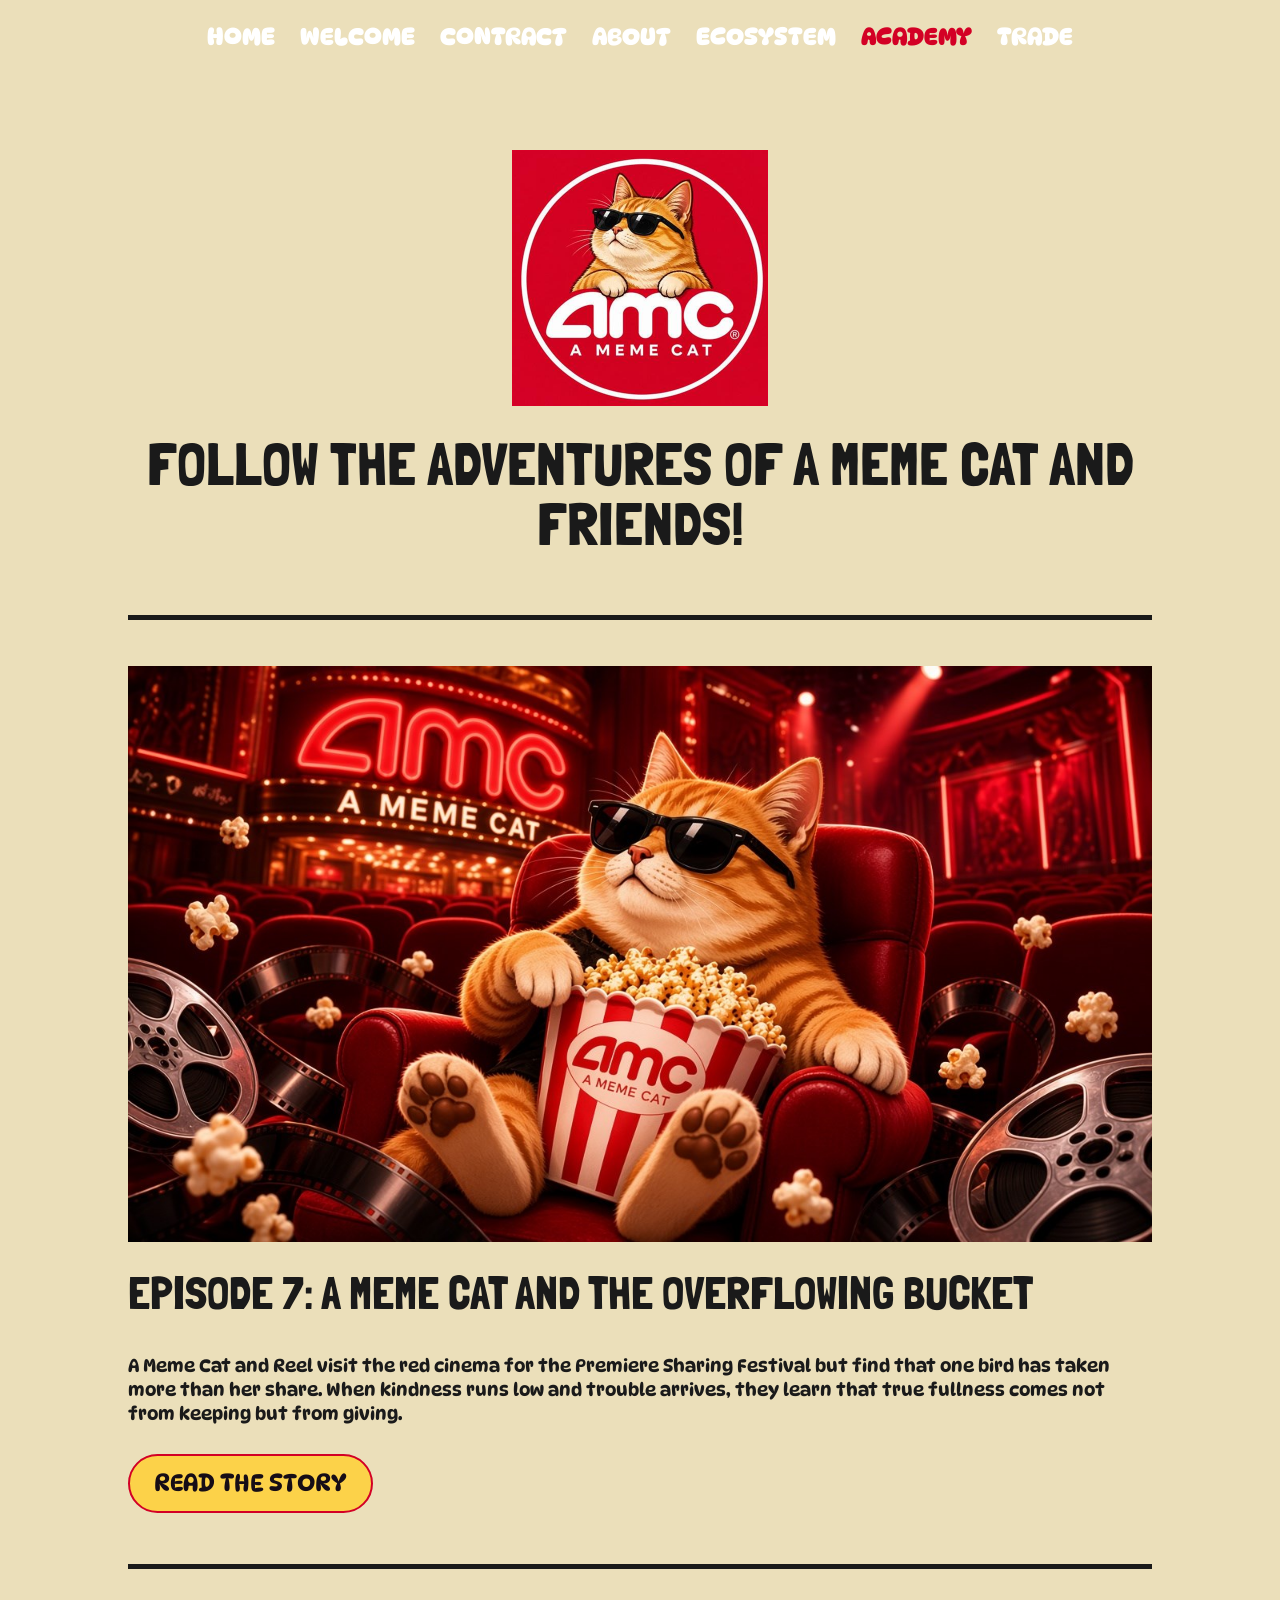
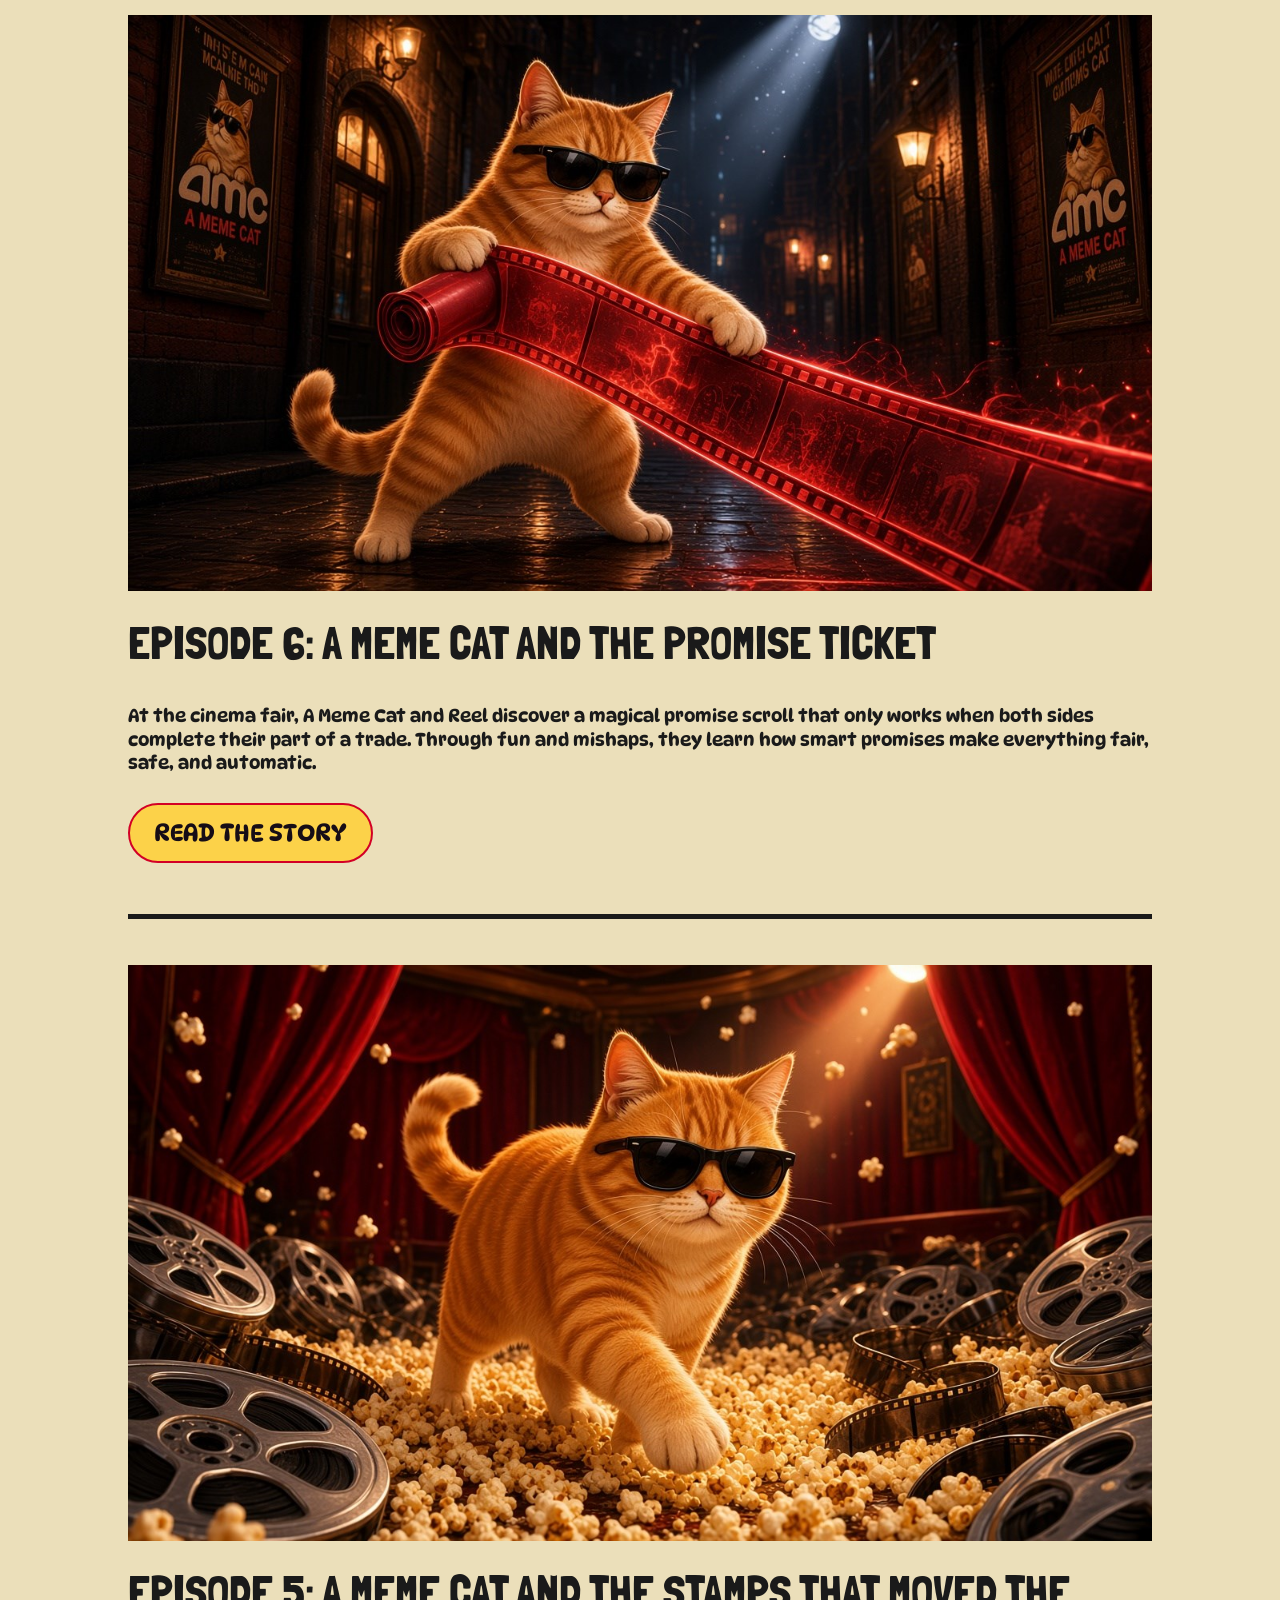
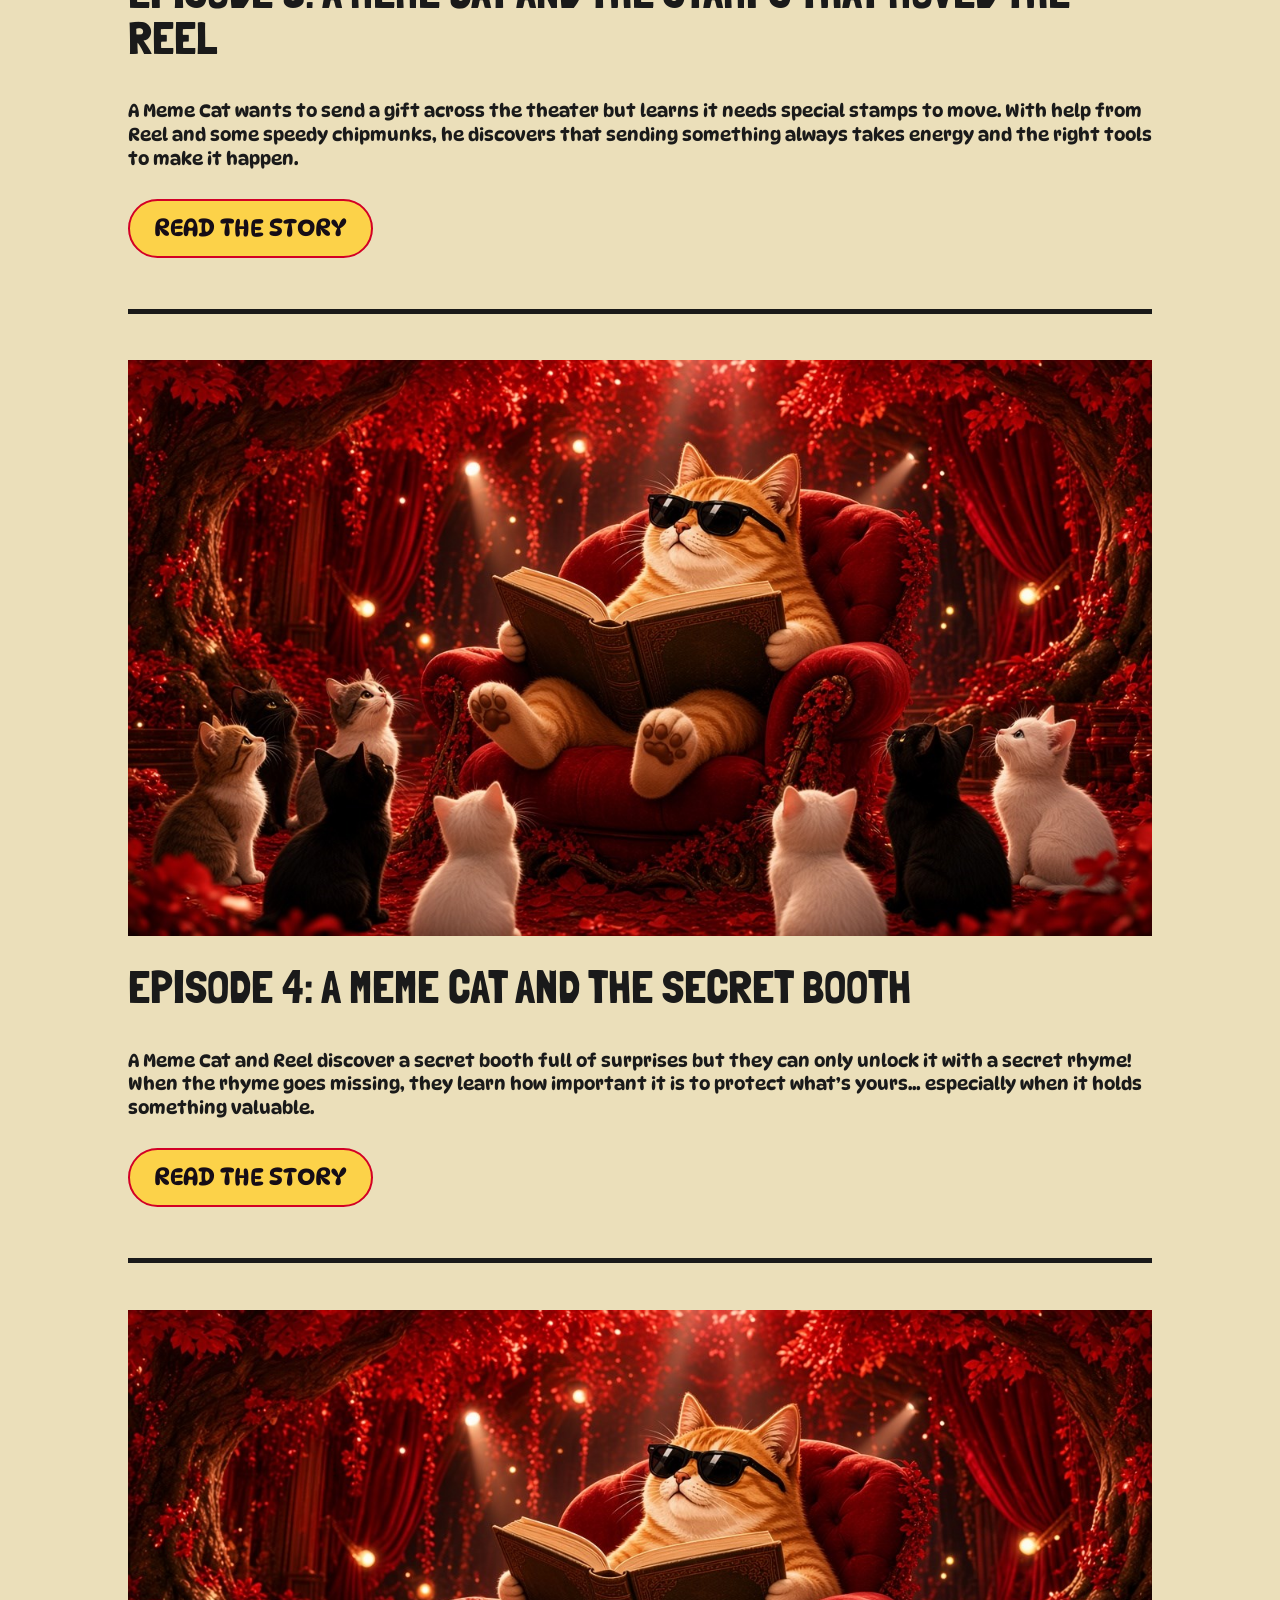
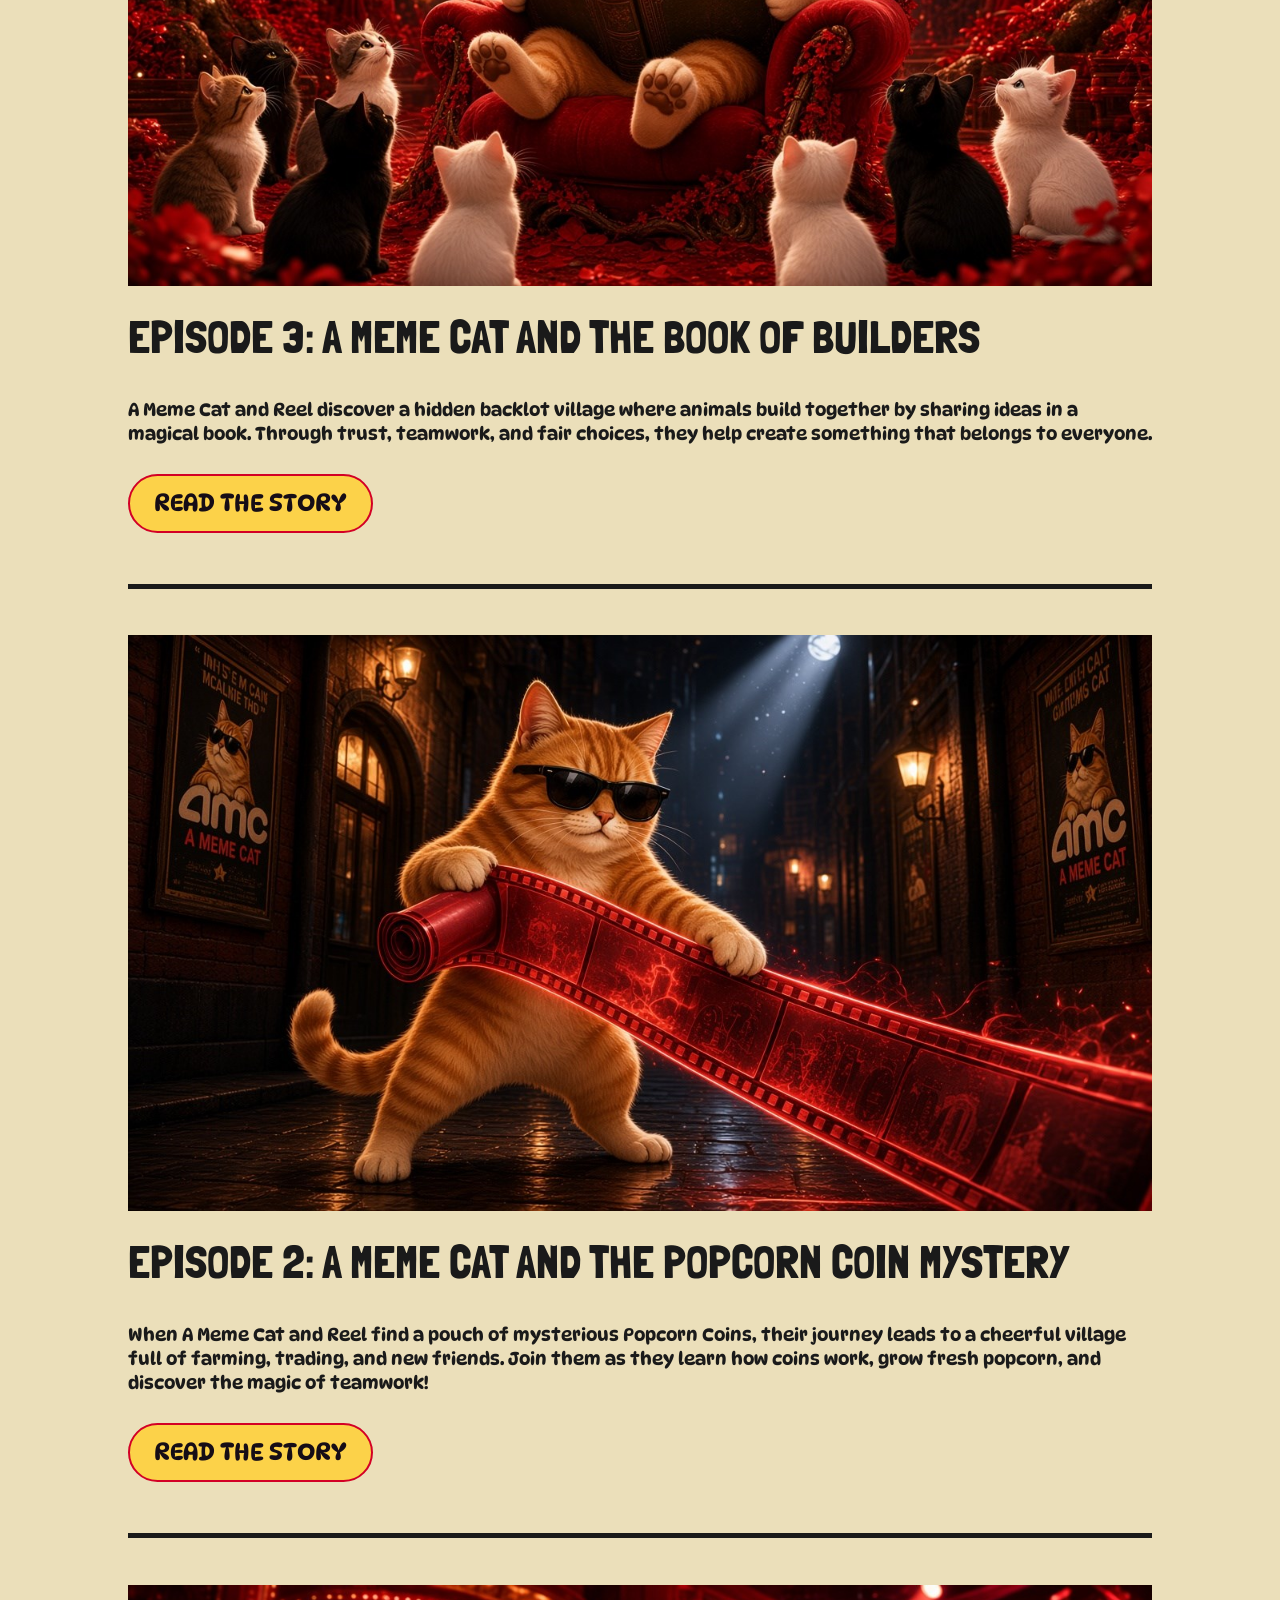
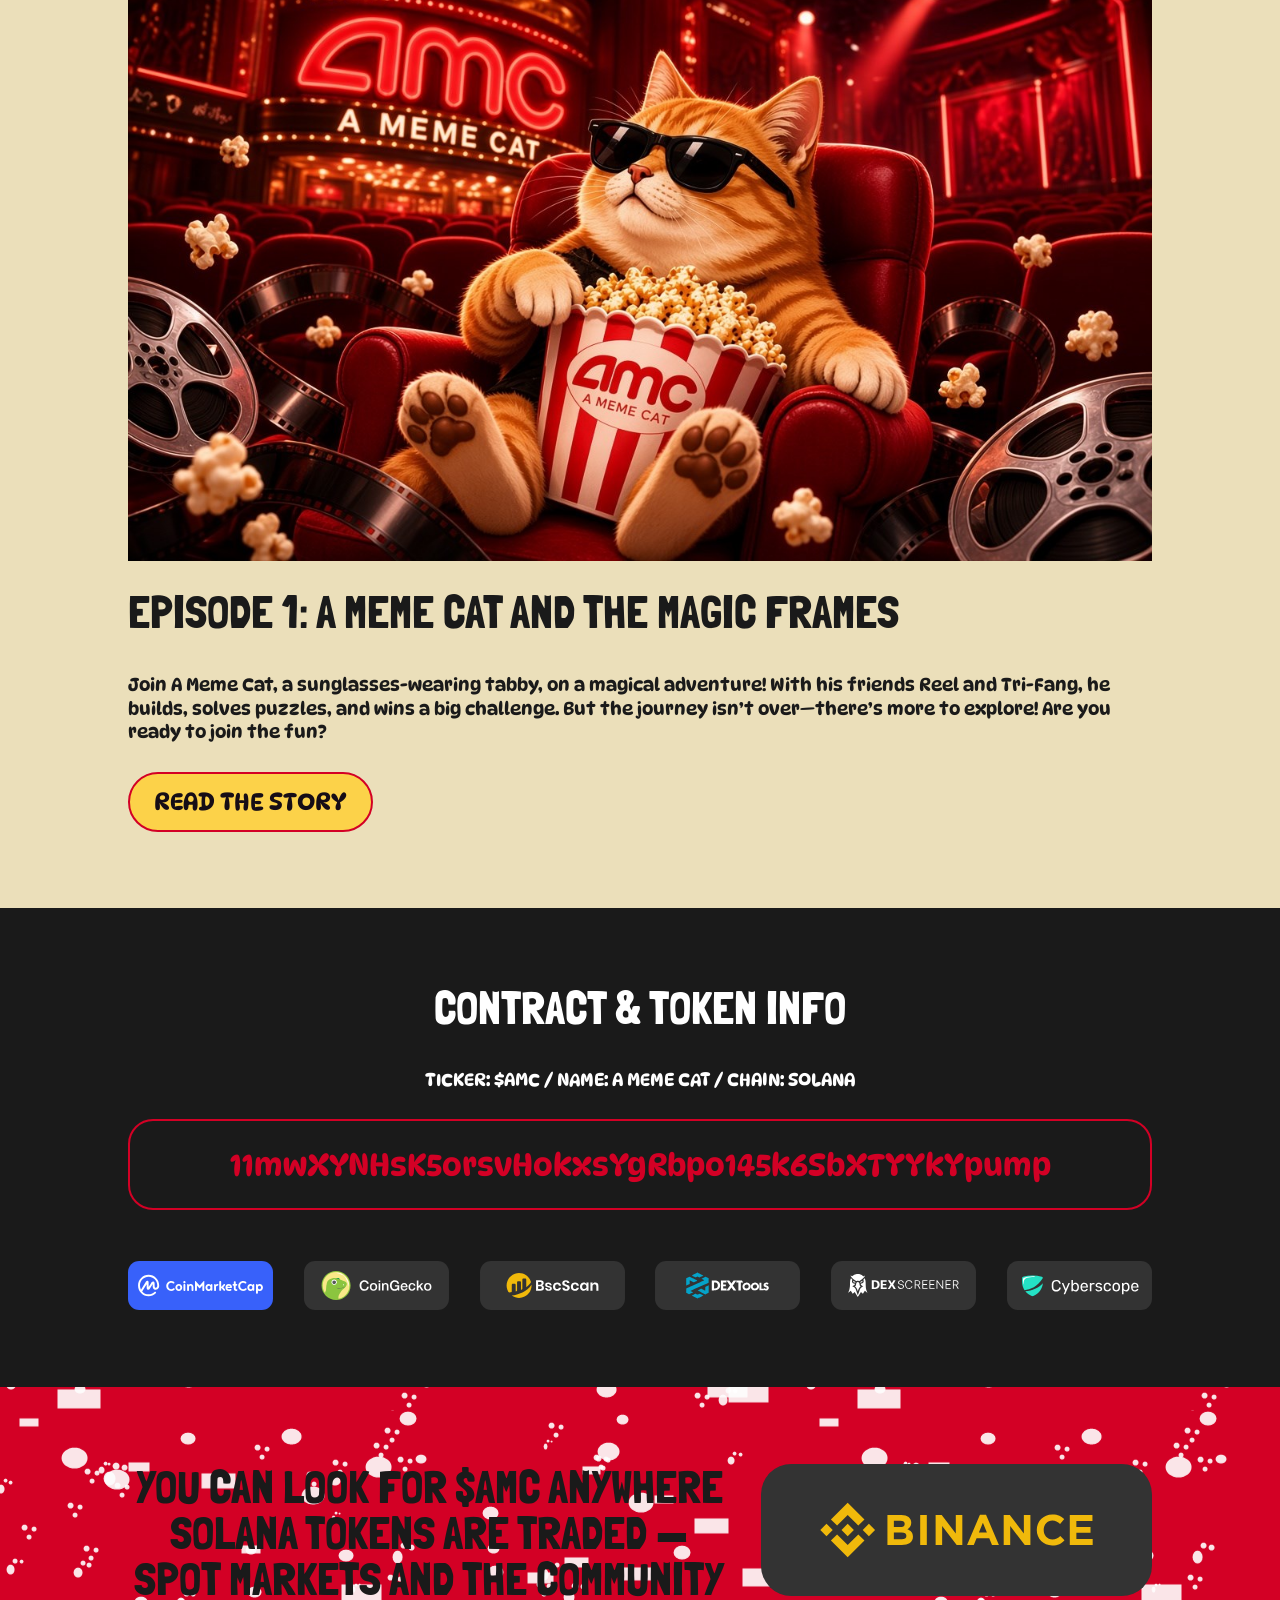
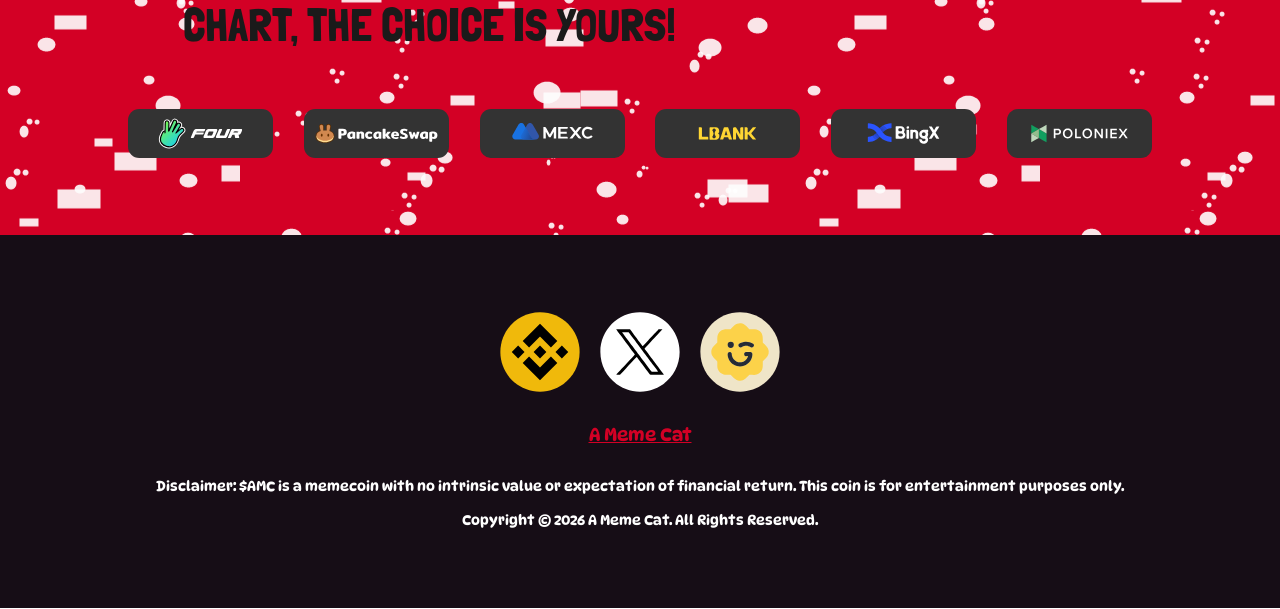
<file: academy/index.html>
<!DOCTYPE html>
<html lang="en-US">
<head>
	<meta charset="UTF-8" />
<meta http-equiv="X-UA-Compatible" content="IE=edge">
	<link rel="pingback" href="https://firstbroccoli.com/xmlrpc.php" />

	<script type="text/javascript">
		document.documentElement.className = 'js';
	</script>
	
	<title>Academy | A Meme Cat</title><link rel="stylesheet" href="../wp-content/cache/min/1/f35c342107f26439f1f9e042b6e08339.css" media="all" data-minify="1" />
<style id="et-divi-open-sans-inline-css">/* Original: https://fonts.googleapis.com/css?family=Open+Sans:300italic,400italic,600italic,700italic,800italic,400,300,600,700,800&#038;subset=latin,latin-ext&#038;display=swap *//* User Agent: Mozilla/5.0 (Unknown; Linux x86_64) AppleWebKit/538.1 (KHTML, like Gecko) Safari/538.1 Daum/4.1 */@font-face {font-family: 'Open Sans';font-style: italic;font-weight: 300;font-stretch: normal;font-display: swap;src: url(../fonts.gstatic.com/s/opensans/v44/memQYaGs126MiZpBA-UFUIcVXSCEkx2cmqvXlWq8tWZ0Pw86hd0Rk5hkWV4exQ.ttf) format('truetype');}@font-face {font-family: 'Open Sans';font-style: italic;font-weight: 400;font-stretch: normal;font-display: swap;src: url(../fonts.gstatic.com/s/opensans/v44/memQYaGs126MiZpBA-UFUIcVXSCEkx2cmqvXlWq8tWZ0Pw86hd0Rk8ZkWV4exQ.ttf) format('truetype');}@font-face {font-family: 'Open Sans';font-style: italic;font-weight: 600;font-stretch: normal;font-display: swap;src: url(../fonts.gstatic.com/s/opensans/v44/memQYaGs126MiZpBA-UFUIcVXSCEkx2cmqvXlWq8tWZ0Pw86hd0RkxhjWV4exQ.ttf) format('truetype');}@font-face {font-family: 'Open Sans';font-style: italic;font-weight: 700;font-stretch: normal;font-display: swap;src: url(../fonts.gstatic.com/s/opensans/v44/memQYaGs126MiZpBA-UFUIcVXSCEkx2cmqvXlWq8tWZ0Pw86hd0RkyFjWV4exQ.ttf) format('truetype');}@font-face {font-family: 'Open Sans';font-style: italic;font-weight: 800;font-stretch: normal;font-display: swap;src: url(../fonts.gstatic.com/s/opensans/v44/memQYaGs126MiZpBA-UFUIcVXSCEkx2cmqvXlWq8tWZ0Pw86hd0Rk0ZjWV4exQ.ttf) format('truetype');}@font-face {font-family: 'Open Sans';font-style: normal;font-weight: 300;font-stretch: normal;font-display: swap;src: url(../fonts.gstatic.com/s/opensans/v44/memSYaGs126MiZpBA-UvWbX2vVnXBbObj2OVZyOOSr4dVJWUgsiH0B4uaVc.ttf) format('truetype');}@font-face {font-family: 'Open Sans';font-style: normal;font-weight: 400;font-stretch: normal;font-display: swap;src: url(../fonts.gstatic.com/s/opensans/v44/memSYaGs126MiZpBA-UvWbX2vVnXBbObj2OVZyOOSr4dVJWUgsjZ0B4uaVc.ttf) format('truetype');}@font-face {font-family: 'Open Sans';font-style: normal;font-weight: 600;font-stretch: normal;font-display: swap;src: url(../fonts.gstatic.com/s/opensans/v44/memSYaGs126MiZpBA-UvWbX2vVnXBbObj2OVZyOOSr4dVJWUgsgH1x4uaVc.ttf) format('truetype');}@font-face {font-family: 'Open Sans';font-style: normal;font-weight: 700;font-stretch: normal;font-display: swap;src: url(../fonts.gstatic.com/s/opensans/v44/memSYaGs126MiZpBA-UvWbX2vVnXBbObj2OVZyOOSr4dVJWUgsg-1x4uaVc.ttf) format('truetype');}@font-face {font-family: 'Open Sans';font-style: normal;font-weight: 800;font-stretch: normal;font-display: swap;src: url(../fonts.gstatic.com/s/opensans/v44/memSYaGs126MiZpBA-UvWbX2vVnXBbObj2OVZyOOSr4dVJWUgshZ1x4uaVc.ttf) format('truetype');}/* User Agent: Mozilla/5.0 (Windows NT 6.1; WOW64; rv:27.0) Gecko/20100101 Firefox/27.0 */@font-face {font-family: 'Open Sans';font-style: italic;font-weight: 300;font-stretch: normal;font-display: swap;src: url(../fonts.gstatic.com/s/opensans/v44/memQYaGs126MiZpBA-UFUIcVXSCEkx2cmqvXlWq8tWZ0Pw86hd0Rk5hkWV4exg.woff) format('woff');}@font-face {font-family: 'Open Sans';font-style: italic;font-weight: 400;font-stretch: normal;font-display: swap;src: url(../fonts.gstatic.com/s/opensans/v44/memQYaGs126MiZpBA-UFUIcVXSCEkx2cmqvXlWq8tWZ0Pw86hd0Rk8ZkWV4exg.woff) format('woff');}@font-face {font-family: 'Open Sans';font-style: italic;font-weight: 600;font-stretch: normal;font-display: swap;src: url(../fonts.gstatic.com/s/opensans/v44/memQYaGs126MiZpBA-UFUIcVXSCEkx2cmqvXlWq8tWZ0Pw86hd0RkxhjWV4exg.woff) format('woff');}@font-face {font-family: 'Open Sans';font-style: italic;font-weight: 700;font-stretch: normal;font-display: swap;src: url(../fonts.gstatic.com/s/opensans/v44/memQYaGs126MiZpBA-UFUIcVXSCEkx2cmqvXlWq8tWZ0Pw86hd0RkyFjWV4exg.woff) format('woff');}@font-face {font-family: 'Open Sans';font-style: italic;font-weight: 800;font-stretch: normal;font-display: swap;src: url(../fonts.gstatic.com/s/opensans/v44/memQYaGs126MiZpBA-UFUIcVXSCEkx2cmqvXlWq8tWZ0Pw86hd0Rk0ZjWV4exg.woff) format('woff');}@font-face {font-family: 'Open Sans';font-style: normal;font-weight: 300;font-stretch: normal;font-display: swap;src: url(../fonts.gstatic.com/s/opensans/v44/memSYaGs126MiZpBA-UvWbX2vVnXBbObj2OVZyOOSr4dVJWUgsiH0B4uaVQ.woff) format('woff');}@font-face {font-family: 'Open Sans';font-style: normal;font-weight: 400;font-stretch: normal;font-display: swap;src: url(../fonts.gstatic.com/s/opensans/v44/memSYaGs126MiZpBA-UvWbX2vVnXBbObj2OVZyOOSr4dVJWUgsjZ0B4uaVQ.woff) format('woff');}@font-face {font-family: 'Open Sans';font-style: normal;font-weight: 600;font-stretch: normal;font-display: swap;src: url(../fonts.gstatic.com/s/opensans/v44/memSYaGs126MiZpBA-UvWbX2vVnXBbObj2OVZyOOSr4dVJWUgsgH1x4uaVQ.woff) format('woff');}@font-face {font-family: 'Open Sans';font-style: normal;font-weight: 700;font-stretch: normal;font-display: swap;src: url(../fonts.gstatic.com/s/opensans/v44/memSYaGs126MiZpBA-UvWbX2vVnXBbObj2OVZyOOSr4dVJWUgsg-1x4uaVQ.woff) format('woff');}@font-face {font-family: 'Open Sans';font-style: normal;font-weight: 800;font-stretch: normal;font-display: swap;src: url(../fonts.gstatic.com/s/opensans/v44/memSYaGs126MiZpBA-UvWbX2vVnXBbObj2OVZyOOSr4dVJWUgshZ1x4uaVQ.woff) format('woff');}/* User Agent: Mozilla/5.0 (Windows NT 6.3; rv:39.0) Gecko/20100101 Firefox/39.0 */@font-face {font-family: 'Open Sans';font-style: italic;font-weight: 300;font-stretch: normal;font-display: swap;src: url(../fonts.gstatic.com/s/opensans/v44/memQYaGs126MiZpBA-UFUIcVXSCEkx2cmqvXlWq8tWZ0Pw86hd0Rk5hkWV4ewA.woff2) format('woff2');}@font-face {font-family: 'Open Sans';font-style: italic;font-weight: 400;font-stretch: normal;font-display: swap;src: url(../fonts.gstatic.com/s/opensans/v44/memQYaGs126MiZpBA-UFUIcVXSCEkx2cmqvXlWq8tWZ0Pw86hd0Rk8ZkWV4ewA.woff2) format('woff2');}@font-face {font-family: 'Open Sans';font-style: italic;font-weight: 600;font-stretch: normal;font-display: swap;src: url(../fonts.gstatic.com/s/opensans/v44/memQYaGs126MiZpBA-UFUIcVXSCEkx2cmqvXlWq8tWZ0Pw86hd0RkxhjWV4ewA.woff2) format('woff2');}@font-face {font-family: 'Open Sans';font-style: italic;font-weight: 700;font-stretch: normal;font-display: swap;src: url(../fonts.gstatic.com/s/opensans/v44/memQYaGs126MiZpBA-UFUIcVXSCEkx2cmqvXlWq8tWZ0Pw86hd0RkyFjWV4ewA.woff2) format('woff2');}@font-face {font-family: 'Open Sans';font-style: italic;font-weight: 800;font-stretch: normal;font-display: swap;src: url(../fonts.gstatic.com/s/opensans/v44/memQYaGs126MiZpBA-UFUIcVXSCEkx2cmqvXlWq8tWZ0Pw86hd0Rk0ZjWV4ewA.woff2) format('woff2');}@font-face {font-family: 'Open Sans';font-style: normal;font-weight: 300;font-stretch: normal;font-display: swap;src: url(../fonts.gstatic.com/s/opensans/v44/memSYaGs126MiZpBA-UvWbX2vVnXBbObj2OVZyOOSr4dVJWUgsiH0B4uaVI.woff2) format('woff2');}@font-face {font-family: 'Open Sans';font-style: normal;font-weight: 400;font-stretch: normal;font-display: swap;src: url(../fonts.gstatic.com/s/opensans/v44/memSYaGs126MiZpBA-UvWbX2vVnXBbObj2OVZyOOSr4dVJWUgsjZ0B4uaVI.woff2) format('woff2');}@font-face {font-family: 'Open Sans';font-style: normal;font-weight: 600;font-stretch: normal;font-display: swap;src: url(../fonts.gstatic.com/s/opensans/v44/memSYaGs126MiZpBA-UvWbX2vVnXBbObj2OVZyOOSr4dVJWUgsgH1x4uaVI.woff2) format('woff2');}@font-face {font-family: 'Open Sans';font-style: normal;font-weight: 700;font-stretch: normal;font-display: swap;src: url(../fonts.gstatic.com/s/opensans/v44/memSYaGs126MiZpBA-UvWbX2vVnXBbObj2OVZyOOSr4dVJWUgsg-1x4uaVI.woff2) format('woff2');}@font-face {font-family: 'Open Sans';font-style: normal;font-weight: 800;font-stretch: normal;font-display: swap;src: url(../fonts.gstatic.com/s/opensans/v44/memSYaGs126MiZpBA-UvWbX2vVnXBbObj2OVZyOOSr4dVJWUgshZ1x4uaVI.woff2) format('woff2');}</style><style id="et-builder-googlefonts-cached-inline">/* Original: https://fonts.googleapis.com/css?family=Open+Sans:300,regular,500,600,700,800,300italic,italic,500italic,600italic,700italic,800italic|DynaPuff:regular,500,600,700|Londrina+Solid:100,300,regular,900&#038;subset=latin,latin-ext&#038;display=swap *//* User Agent: Mozilla/5.0 (Unknown; Linux x86_64) AppleWebKit/538.1 (KHTML, like Gecko) Safari/538.1 Daum/4.1 */@font-face {font-family: 'DynaPuff';font-style: normal;font-weight: 400;font-stretch: normal;font-display: swap;src: url(../fonts.gstatic.com/s/dynapuff/v9/z7N5dRvsZDIVHbYPMhZJ3HQ83UaSu4uhr7-ZFeoYkgAr1x8RSxYu2YHhTQ.ttf) format('truetype');}@font-face {font-family: 'DynaPuff';font-style: normal;font-weight: 500;font-stretch: normal;font-display: swap;src: url(../fonts.gstatic.com/s/dynapuff/v9/z7N5dRvsZDIVHbYPMhZJ3HQ83UaSu4uhr7-ZFeoYkgAr1x8RSyQu2YHhTQ.ttf) format('truetype');}@font-face {font-family: 'DynaPuff';font-style: normal;font-weight: 600;font-stretch: normal;font-display: swap;src: url(../fonts.gstatic.com/s/dynapuff/v9/z7N5dRvsZDIVHbYPMhZJ3HQ83UaSu4uhr7-ZFeoYkgAr1x8RS8gp2YHhTQ.ttf) format('truetype');}@font-face {font-family: 'DynaPuff';font-style: normal;font-weight: 700;font-stretch: normal;font-display: swap;src: url(../fonts.gstatic.com/s/dynapuff/v9/z7N5dRvsZDIVHbYPMhZJ3HQ83UaSu4uhr7-ZFeoYkgAr1x8RS_Ep2YHhTQ.ttf) format('truetype');}@font-face {font-family: 'Londrina Solid';font-style: normal;font-weight: 100;font-display: swap;src: url(../fonts.gstatic.com/s/londrinasolid/v19/flUjRq6sw40kQEJxWNgkLuudGfs9GBEUtQ.ttf) format('truetype');}@font-face {font-family: 'Londrina Solid';font-style: normal;font-weight: 300;font-display: swap;src: url(../fonts.gstatic.com/s/londrinasolid/v19/flUiRq6sw40kQEJxWNgkLuudGfv1CgYzlZk.ttf) format('truetype');}@font-face {font-family: 'Londrina Solid';font-style: normal;font-weight: 400;font-display: swap;src: url(../fonts.gstatic.com/s/londrinasolid/v19/flUhRq6sw40kQEJxWNgkLuudGfNeKBY.ttf) format('truetype');}@font-face {font-family: 'Londrina Solid';font-style: normal;font-weight: 900;font-display: swap;src: url(../fonts.gstatic.com/s/londrinasolid/v19/flUiRq6sw40kQEJxWNgkLuudGfvdDwYzlZk.ttf) format('truetype');}@font-face {font-family: 'Open Sans';font-style: italic;font-weight: 300;font-stretch: normal;font-display: swap;src: url(../fonts.gstatic.com/s/opensans/v44/memQYaGs126MiZpBA-UFUIcVXSCEkx2cmqvXlWq8tWZ0Pw86hd0Rk5hkWV4exQ.ttf) format('truetype');}@font-face {font-family: 'Open Sans';font-style: italic;font-weight: 400;font-stretch: normal;font-display: swap;src: url(../fonts.gstatic.com/s/opensans/v44/memQYaGs126MiZpBA-UFUIcVXSCEkx2cmqvXlWq8tWZ0Pw86hd0Rk8ZkWV4exQ.ttf) format('truetype');}@font-face {font-family: 'Open Sans';font-style: italic;font-weight: 500;font-stretch: normal;font-display: swap;src: url(../fonts.gstatic.com/s/opensans/v44/memQYaGs126MiZpBA-UFUIcVXSCEkx2cmqvXlWq8tWZ0Pw86hd0Rk_RkWV4exQ.ttf) format('truetype');}@font-face {font-family: 'Open Sans';font-style: italic;font-weight: 600;font-stretch: normal;font-display: swap;src: url(../fonts.gstatic.com/s/opensans/v44/memQYaGs126MiZpBA-UFUIcVXSCEkx2cmqvXlWq8tWZ0Pw86hd0RkxhjWV4exQ.ttf) format('truetype');}@font-face {font-family: 'Open Sans';font-style: italic;font-weight: 700;font-stretch: normal;font-display: swap;src: url(../fonts.gstatic.com/s/opensans/v44/memQYaGs126MiZpBA-UFUIcVXSCEkx2cmqvXlWq8tWZ0Pw86hd0RkyFjWV4exQ.ttf) format('truetype');}@font-face {font-family: 'Open Sans';font-style: italic;font-weight: 800;font-stretch: normal;font-display: swap;src: url(../fonts.gstatic.com/s/opensans/v44/memQYaGs126MiZpBA-UFUIcVXSCEkx2cmqvXlWq8tWZ0Pw86hd0Rk0ZjWV4exQ.ttf) format('truetype');}@font-face {font-family: 'Open Sans';font-style: normal;font-weight: 300;font-stretch: normal;font-display: swap;src: url(../fonts.gstatic.com/s/opensans/v44/memSYaGs126MiZpBA-UvWbX2vVnXBbObj2OVZyOOSr4dVJWUgsiH0B4uaVc.ttf) format('truetype');}@font-face {font-family: 'Open Sans';font-style: normal;font-weight: 400;font-stretch: normal;font-display: swap;src: url(../fonts.gstatic.com/s/opensans/v44/memSYaGs126MiZpBA-UvWbX2vVnXBbObj2OVZyOOSr4dVJWUgsjZ0B4uaVc.ttf) format('truetype');}@font-face {font-family: 'Open Sans';font-style: normal;font-weight: 500;font-stretch: normal;font-display: swap;src: url(../fonts.gstatic.com/s/opensans/v44/memSYaGs126MiZpBA-UvWbX2vVnXBbObj2OVZyOOSr4dVJWUgsjr0B4uaVc.ttf) format('truetype');}@font-face {font-family: 'Open Sans';font-style: normal;font-weight: 600;font-stretch: normal;font-display: swap;src: url(../fonts.gstatic.com/s/opensans/v44/memSYaGs126MiZpBA-UvWbX2vVnXBbObj2OVZyOOSr4dVJWUgsgH1x4uaVc.ttf) format('truetype');}@font-face {font-family: 'Open Sans';font-style: normal;font-weight: 700;font-stretch: normal;font-display: swap;src: url(../fonts.gstatic.com/s/opensans/v44/memSYaGs126MiZpBA-UvWbX2vVnXBbObj2OVZyOOSr4dVJWUgsg-1x4uaVc.ttf) format('truetype');}@font-face {font-family: 'Open Sans';font-style: normal;font-weight: 800;font-stretch: normal;font-display: swap;src: url(../fonts.gstatic.com/s/opensans/v44/memSYaGs126MiZpBA-UvWbX2vVnXBbObj2OVZyOOSr4dVJWUgshZ1x4uaVc.ttf) format('truetype');}/* User Agent: Mozilla/5.0 (Windows NT 6.1; WOW64; rv:27.0) Gecko/20100101 Firefox/27.0 */@font-face {font-family: 'DynaPuff';font-style: normal;font-weight: 400;font-stretch: normal;font-display: swap;src: url(../fonts.gstatic.com/s/dynapuff/v9/z7N5dRvsZDIVHbYPMhZJ3HQ83UaSu4uhr7-ZFeoYkgAr1x8RSxYu2YHhTg.woff) format('woff');}@font-face {font-family: 'DynaPuff';font-style: normal;font-weight: 500;font-stretch: normal;font-display: swap;src: url(../fonts.gstatic.com/s/dynapuff/v9/z7N5dRvsZDIVHbYPMhZJ3HQ83UaSu4uhr7-ZFeoYkgAr1x8RSyQu2YHhTg.woff) format('woff');}@font-face {font-family: 'DynaPuff';font-style: normal;font-weight: 600;font-stretch: normal;font-display: swap;src: url(../fonts.gstatic.com/s/dynapuff/v9/z7N5dRvsZDIVHbYPMhZJ3HQ83UaSu4uhr7-ZFeoYkgAr1x8RS8gp2YHhTg.woff) format('woff');}@font-face {font-family: 'DynaPuff';font-style: normal;font-weight: 700;font-stretch: normal;font-display: swap;src: url(../fonts.gstatic.com/s/dynapuff/v9/z7N5dRvsZDIVHbYPMhZJ3HQ83UaSu4uhr7-ZFeoYkgAr1x8RS_Ep2YHhTg.woff) format('woff');}@font-face {font-family: 'Londrina Solid';font-style: normal;font-weight: 100;font-display: swap;src: url(../fonts.gstatic.com/s/londrinasolid/v19/flUjRq6sw40kQEJxWNgkLuudGfs9GBEUtg.woff) format('woff');}@font-face {font-family: 'Londrina Solid';font-style: normal;font-weight: 300;font-display: swap;src: url(../fonts.gstatic.com/s/londrinasolid/v19/flUiRq6sw40kQEJxWNgkLuudGfv1CgYzlZo.woff) format('woff');}@font-face {font-family: 'Londrina Solid';font-style: normal;font-weight: 400;font-display: swap;src: url(../fonts.gstatic.com/s/londrinasolid/v19/flUhRq6sw40kQEJxWNgkLuudGfNeKBU.woff) format('woff');}@font-face {font-family: 'Londrina Solid';font-style: normal;font-weight: 900;font-display: swap;src: url(../fonts.gstatic.com/s/londrinasolid/v19/flUiRq6sw40kQEJxWNgkLuudGfvdDwYzlZo.woff) format('woff');}@font-face {font-family: 'Open Sans';font-style: italic;font-weight: 300;font-stretch: normal;font-display: swap;src: url(../fonts.gstatic.com/s/opensans/v44/memQYaGs126MiZpBA-UFUIcVXSCEkx2cmqvXlWq8tWZ0Pw86hd0Rk5hkWV4exg.woff) format('woff');}@font-face {font-family: 'Open Sans';font-style: italic;font-weight: 400;font-stretch: normal;font-display: swap;src: url(../fonts.gstatic.com/s/opensans/v44/memQYaGs126MiZpBA-UFUIcVXSCEkx2cmqvXlWq8tWZ0Pw86hd0Rk8ZkWV4exg.woff) format('woff');}@font-face {font-family: 'Open Sans';font-style: italic;font-weight: 500;font-stretch: normal;font-display: swap;src: url(../fonts.gstatic.com/s/opensans/v44/memQYaGs126MiZpBA-UFUIcVXSCEkx2cmqvXlWq8tWZ0Pw86hd0Rk_RkWV4exg.woff) format('woff');}@font-face {font-family: 'Open Sans';font-style: italic;font-weight: 600;font-stretch: normal;font-display: swap;src: url(../fonts.gstatic.com/s/opensans/v44/memQYaGs126MiZpBA-UFUIcVXSCEkx2cmqvXlWq8tWZ0Pw86hd0RkxhjWV4exg.woff) format('woff');}@font-face {font-family: 'Open Sans';font-style: italic;font-weight: 700;font-stretch: normal;font-display: swap;src: url(../fonts.gstatic.com/s/opensans/v44/memQYaGs126MiZpBA-UFUIcVXSCEkx2cmqvXlWq8tWZ0Pw86hd0RkyFjWV4exg.woff) format('woff');}@font-face {font-family: 'Open Sans';font-style: italic;font-weight: 800;font-stretch: normal;font-display: swap;src: url(../fonts.gstatic.com/s/opensans/v44/memQYaGs126MiZpBA-UFUIcVXSCEkx2cmqvXlWq8tWZ0Pw86hd0Rk0ZjWV4exg.woff) format('woff');}@font-face {font-family: 'Open Sans';font-style: normal;font-weight: 300;font-stretch: normal;font-display: swap;src: url(../fonts.gstatic.com/s/opensans/v44/memSYaGs126MiZpBA-UvWbX2vVnXBbObj2OVZyOOSr4dVJWUgsiH0B4uaVQ.woff) format('woff');}@font-face {font-family: 'Open Sans';font-style: normal;font-weight: 400;font-stretch: normal;font-display: swap;src: url(../fonts.gstatic.com/s/opensans/v44/memSYaGs126MiZpBA-UvWbX2vVnXBbObj2OVZyOOSr4dVJWUgsjZ0B4uaVQ.woff) format('woff');}@font-face {font-family: 'Open Sans';font-style: normal;font-weight: 500;font-stretch: normal;font-display: swap;src: url(../fonts.gstatic.com/s/opensans/v44/memSYaGs126MiZpBA-UvWbX2vVnXBbObj2OVZyOOSr4dVJWUgsjr0B4uaVQ.woff) format('woff');}@font-face {font-family: 'Open Sans';font-style: normal;font-weight: 600;font-stretch: normal;font-display: swap;src: url(../fonts.gstatic.com/s/opensans/v44/memSYaGs126MiZpBA-UvWbX2vVnXBbObj2OVZyOOSr4dVJWUgsgH1x4uaVQ.woff) format('woff');}@font-face {font-family: 'Open Sans';font-style: normal;font-weight: 700;font-stretch: normal;font-display: swap;src: url(../fonts.gstatic.com/s/opensans/v44/memSYaGs126MiZpBA-UvWbX2vVnXBbObj2OVZyOOSr4dVJWUgsg-1x4uaVQ.woff) format('woff');}@font-face {font-family: 'Open Sans';font-style: normal;font-weight: 800;font-stretch: normal;font-display: swap;src: url(../fonts.gstatic.com/s/opensans/v44/memSYaGs126MiZpBA-UvWbX2vVnXBbObj2OVZyOOSr4dVJWUgshZ1x4uaVQ.woff) format('woff');}/* User Agent: Mozilla/5.0 (Windows NT 6.3; rv:39.0) Gecko/20100101 Firefox/39.0 */@font-face {font-family: 'DynaPuff';font-style: normal;font-weight: 400;font-stretch: normal;font-display: swap;src: url(../fonts.gstatic.com/s/dynapuff/v9/z7N5dRvsZDIVHbYPMhZJ3HQ83UaSu4uhr7-ZFeoYkgAr1x8RSxYu2YHhSA.woff2) format('woff2');}@font-face {font-family: 'DynaPuff';font-style: normal;font-weight: 500;font-stretch: normal;font-display: swap;src: url(../fonts.gstatic.com/s/dynapuff/v9/z7N5dRvsZDIVHbYPMhZJ3HQ83UaSu4uhr7-ZFeoYkgAr1x8RSyQu2YHhSA.woff2) format('woff2');}@font-face {font-family: 'DynaPuff';font-style: normal;font-weight: 600;font-stretch: normal;font-display: swap;src: url(../fonts.gstatic.com/s/dynapuff/v9/z7N5dRvsZDIVHbYPMhZJ3HQ83UaSu4uhr7-ZFeoYkgAr1x8RS8gp2YHhSA.woff2) format('woff2');}@font-face {font-family: 'DynaPuff';font-style: normal;font-weight: 700;font-stretch: normal;font-display: swap;src: url(../fonts.gstatic.com/s/dynapuff/v9/z7N5dRvsZDIVHbYPMhZJ3HQ83UaSu4uhr7-ZFeoYkgAr1x8RS_Ep2YHhSA.woff2) format('woff2');}@font-face {font-family: 'Londrina Solid';font-style: normal;font-weight: 100;font-display: swap;src: url(../fonts.gstatic.com/s/londrinasolid/v19/flUjRq6sw40kQEJxWNgkLuudGfs9GBEUsA.woff2) format('woff2');}@font-face {font-family: 'Londrina Solid';font-style: normal;font-weight: 300;font-display: swap;src: url(../fonts.gstatic.com/s/londrinasolid/v19/flUiRq6sw40kQEJxWNgkLuudGfv1CgYzlZw.woff2) format('woff2');}@font-face {font-family: 'Londrina Solid';font-style: normal;font-weight: 400;font-display: swap;src: url(../fonts.gstatic.com/s/londrinasolid/v19/flUhRq6sw40kQEJxWNgkLuudGfNeKBM.woff2) format('woff2');}@font-face {font-family: 'Londrina Solid';font-style: normal;font-weight: 900;font-display: swap;src: url(../fonts.gstatic.com/s/londrinasolid/v19/flUiRq6sw40kQEJxWNgkLuudGfvdDwYzlZw.woff2) format('woff2');}@font-face {font-family: 'Open Sans';font-style: italic;font-weight: 300;font-stretch: normal;font-display: swap;src: url(../fonts.gstatic.com/s/opensans/v44/memQYaGs126MiZpBA-UFUIcVXSCEkx2cmqvXlWq8tWZ0Pw86hd0Rk5hkWV4ewA.woff2) format('woff2');}@font-face {font-family: 'Open Sans';font-style: italic;font-weight: 400;font-stretch: normal;font-display: swap;src: url(../fonts.gstatic.com/s/opensans/v44/memQYaGs126MiZpBA-UFUIcVXSCEkx2cmqvXlWq8tWZ0Pw86hd0Rk8ZkWV4ewA.woff2) format('woff2');}@font-face {font-family: 'Open Sans';font-style: italic;font-weight: 500;font-stretch: normal;font-display: swap;src: url(../fonts.gstatic.com/s/opensans/v44/memQYaGs126MiZpBA-UFUIcVXSCEkx2cmqvXlWq8tWZ0Pw86hd0Rk_RkWV4ewA.woff2) format('woff2');}@font-face {font-family: 'Open Sans';font-style: italic;font-weight: 600;font-stretch: normal;font-display: swap;src: url(../fonts.gstatic.com/s/opensans/v44/memQYaGs126MiZpBA-UFUIcVXSCEkx2cmqvXlWq8tWZ0Pw86hd0RkxhjWV4ewA.woff2) format('woff2');}@font-face {font-family: 'Open Sans';font-style: italic;font-weight: 700;font-stretch: normal;font-display: swap;src: url(../fonts.gstatic.com/s/opensans/v44/memQYaGs126MiZpBA-UFUIcVXSCEkx2cmqvXlWq8tWZ0Pw86hd0RkyFjWV4ewA.woff2) format('woff2');}@font-face {font-family: 'Open Sans';font-style: italic;font-weight: 800;font-stretch: normal;font-display: swap;src: url(../fonts.gstatic.com/s/opensans/v44/memQYaGs126MiZpBA-UFUIcVXSCEkx2cmqvXlWq8tWZ0Pw86hd0Rk0ZjWV4ewA.woff2) format('woff2');}@font-face {font-family: 'Open Sans';font-style: normal;font-weight: 300;font-stretch: normal;font-display: swap;src: url(../fonts.gstatic.com/s/opensans/v44/memSYaGs126MiZpBA-UvWbX2vVnXBbObj2OVZyOOSr4dVJWUgsiH0B4uaVI.woff2) format('woff2');}@font-face {font-family: 'Open Sans';font-style: normal;font-weight: 400;font-stretch: normal;font-display: swap;src: url(../fonts.gstatic.com/s/opensans/v44/memSYaGs126MiZpBA-UvWbX2vVnXBbObj2OVZyOOSr4dVJWUgsjZ0B4uaVI.woff2) format('woff2');}@font-face {font-family: 'Open Sans';font-style: normal;font-weight: 500;font-stretch: normal;font-display: swap;src: url(../fonts.gstatic.com/s/opensans/v44/memSYaGs126MiZpBA-UvWbX2vVnXBbObj2OVZyOOSr4dVJWUgsjr0B4uaVI.woff2) format('woff2');}@font-face {font-family: 'Open Sans';font-style: normal;font-weight: 600;font-stretch: normal;font-display: swap;src: url(../fonts.gstatic.com/s/opensans/v44/memSYaGs126MiZpBA-UvWbX2vVnXBbObj2OVZyOOSr4dVJWUgsgH1x4uaVI.woff2) format('woff2');}@font-face {font-family: 'Open Sans';font-style: normal;font-weight: 700;font-stretch: normal;font-display: swap;src: url(../fonts.gstatic.com/s/opensans/v44/memSYaGs126MiZpBA-UvWbX2vVnXBbObj2OVZyOOSr4dVJWUgsg-1x4uaVI.woff2) format('woff2');}@font-face {font-family: 'Open Sans';font-style: normal;font-weight: 800;font-stretch: normal;font-display: swap;src: url(../fonts.gstatic.com/s/opensans/v44/memSYaGs126MiZpBA-UvWbX2vVnXBbObj2OVZyOOSr4dVJWUgshZ1x4uaVI.woff2) format('woff2');}</style><meta name='robots' content='max-image-preview:large' />
<script type="text/javascript">
			let jqueryParams=[],jQuery=function(r){return jqueryParams=[...jqueryParams,r],jQuery},$=function(r){return jqueryParams=[...jqueryParams,r],$};window.jQuery=jQuery,window.$=jQuery;let customHeadScripts=!1;jQuery.fn=jQuery.prototype={},$.fn=jQuery.prototype={},jQuery.noConflict=function(r){if(window.jQuery)return jQuery=window.jQuery,$=window.jQuery,customHeadScripts=!0,jQuery.noConflict},jQuery.ready=function(r){jqueryParams=[...jqueryParams,r]},$.ready=function(r){jqueryParams=[...jqueryParams,r]},jQuery.load=function(r){jqueryParams=[...jqueryParams,r]},$.load=function(r){jqueryParams=[...jqueryParams,r]},jQuery.fn.ready=function(r){jqueryParams=[...jqueryParams,r]},$.fn.ready=function(r){jqueryParams=[...jqueryParams,r]};</script>
<link rel="alternate" type="application/rss+xml" title="firstbroccoli.com &raquo; Feed" href="https://firstbroccoli.com/feed/" />
<link rel="alternate" type="application/rss+xml" title="firstbroccoli.com &raquo; Comments Feed" href="https://firstbroccoli.com/comments/feed/" />
<meta content="Divi v.4.27.4" name="generator"/><style id='wp-emoji-styles-inline-css' type='text/css'>

	img.wp-smiley, img.emoji {
		display: inline !important;
		border: none !important;
		box-shadow: none !important;
		height: 1em !important;
		width: 1em !important;
		margin: 0 0.07em !important;
		vertical-align: -0.1em !important;
		background: none !important;
		padding: 0 !important;
	}
</style>
<style id='wp-block-library-theme-inline-css' type='text/css'>
.wp-block-audio :where(figcaption){color:#555;font-size:13px;text-align:center}.is-dark-theme .wp-block-audio :where(figcaption){color:#ffffffa6}.wp-block-audio{margin:0 0 1em}.wp-block-code{border:1px solid #ccc;border-radius:4px;font-family:Menlo,Consolas,monaco,monospace;padding:.8em 1em}.wp-block-embed :where(figcaption){color:#555;font-size:13px;text-align:center}.is-dark-theme .wp-block-embed :where(figcaption){color:#ffffffa6}.wp-block-embed{margin:0 0 1em}.blocks-gallery-caption{color:#555;font-size:13px;text-align:center}.is-dark-theme .blocks-gallery-caption{color:#ffffffa6}:root :where(.wp-block-image figcaption){color:#555;font-size:13px;text-align:center}.is-dark-theme :root :where(.wp-block-image figcaption){color:#ffffffa6}.wp-block-image{margin:0 0 1em}.wp-block-pullquote{border-bottom:4px solid;border-top:4px solid;color:currentColor;margin-bottom:1.75em}.wp-block-pullquote cite,.wp-block-pullquote footer,.wp-block-pullquote__citation{color:currentColor;font-size:.8125em;font-style:normal;text-transform:uppercase}.wp-block-quote{border-left:.25em solid;margin:0 0 1.75em;padding-left:1em}.wp-block-quote cite,.wp-block-quote footer{color:currentColor;font-size:.8125em;font-style:normal;position:relative}.wp-block-quote:where(.has-text-align-right){border-left:none;border-right:.25em solid;padding-left:0;padding-right:1em}.wp-block-quote:where(.has-text-align-center){border:none;padding-left:0}.wp-block-quote.is-large,.wp-block-quote.is-style-large,.wp-block-quote:where(.is-style-plain){border:none}.wp-block-search .wp-block-search__label{font-weight:700}.wp-block-search__button{border:1px solid #ccc;padding:.375em .625em}:where(.wp-block-group.has-background){padding:1.25em 2.375em}.wp-block-separator.has-css-opacity{opacity:.4}.wp-block-separator{border:none;border-bottom:2px solid;margin-left:auto;margin-right:auto}.wp-block-separator.has-alpha-channel-opacity{opacity:1}.wp-block-separator:not(.is-style-wide):not(.is-style-dots){width:100px}.wp-block-separator.has-background:not(.is-style-dots){border-bottom:none;height:1px}.wp-block-separator.has-background:not(.is-style-wide):not(.is-style-dots){height:2px}.wp-block-table{margin:0 0 1em}.wp-block-table td,.wp-block-table th{word-break:normal}.wp-block-table :where(figcaption){color:#555;font-size:13px;text-align:center}.is-dark-theme .wp-block-table :where(figcaption){color:#ffffffa6}.wp-block-video :where(figcaption){color:#555;font-size:13px;text-align:center}.is-dark-theme .wp-block-video :where(figcaption){color:#ffffffa6}.wp-block-video{margin:0 0 1em}:root :where(.wp-block-template-part.has-background){margin-bottom:0;margin-top:0;padding:1.25em 2.375em}
</style>
<style id='global-styles-inline-css' type='text/css'>
:root{--wp--preset--aspect-ratio--square: 1;--wp--preset--aspect-ratio--4-3: 4/3;--wp--preset--aspect-ratio--3-4: 3/4;--wp--preset--aspect-ratio--3-2: 3/2;--wp--preset--aspect-ratio--2-3: 2/3;--wp--preset--aspect-ratio--16-9: 16/9;--wp--preset--aspect-ratio--9-16: 9/16;--wp--preset--color--black: #000000;--wp--preset--color--cyan-bluish-gray: #abb8c3;--wp--preset--color--white: #ffffff;--wp--preset--color--pale-pink: #f78da7;--wp--preset--color--vivid-red: #cf2e2e;--wp--preset--color--luminous-vivid-orange: #ff6900;--wp--preset--color--luminous-vivid-amber: #fcb900;--wp--preset--color--light-green-cyan: #7bdcb5;--wp--preset--color--vivid-green-cyan: #00d084;--wp--preset--color--pale-cyan-blue: #8ed1fc;--wp--preset--color--vivid-cyan-blue: #0693e3;--wp--preset--color--vivid-purple: #9b51e0;--wp--preset--gradient--vivid-cyan-blue-to-vivid-purple: linear-gradient(135deg,rgba(6,147,227,1) 0%,rgb(155,81,224) 100%);--wp--preset--gradient--light-green-cyan-to-vivid-green-cyan: linear-gradient(135deg,rgb(122,220,180) 0%,rgb(0,208,130) 100%);--wp--preset--gradient--luminous-vivid-amber-to-luminous-vivid-orange: linear-gradient(135deg,rgba(252,185,0,1) 0%,rgba(255,105,0,1) 100%);--wp--preset--gradient--luminous-vivid-orange-to-vivid-red: linear-gradient(135deg,rgba(255,105,0,1) 0%,rgb(207,46,46) 100%);--wp--preset--gradient--very-light-gray-to-cyan-bluish-gray: linear-gradient(135deg,rgb(238,238,238) 0%,rgb(169,184,195) 100%);--wp--preset--gradient--cool-to-warm-spectrum: linear-gradient(135deg,rgb(74,234,220) 0%,rgb(151,120,209) 20%,rgb(207,42,186) 40%,rgb(238,44,130) 60%,rgb(251,105,98) 80%,rgb(254,248,76) 100%);--wp--preset--gradient--blush-light-purple: linear-gradient(135deg,rgb(255,206,236) 0%,rgb(152,150,240) 100%);--wp--preset--gradient--blush-bordeaux: linear-gradient(135deg,rgb(254,205,165) 0%,rgb(254,45,45) 50%,rgb(107,0,62) 100%);--wp--preset--gradient--luminous-dusk: linear-gradient(135deg,rgb(255,203,112) 0%,rgb(199,81,192) 50%,rgb(65,88,208) 100%);--wp--preset--gradient--pale-ocean: linear-gradient(135deg,rgb(255,245,203) 0%,rgb(182,227,212) 50%,rgb(51,167,181) 100%);--wp--preset--gradient--electric-grass: linear-gradient(135deg,rgb(202,248,128) 0%,rgb(113,206,126) 100%);--wp--preset--gradient--midnight: linear-gradient(135deg,rgb(2,3,129) 0%,rgb(40,116,252) 100%);--wp--preset--font-size--small: 13px;--wp--preset--font-size--medium: 20px;--wp--preset--font-size--large: 36px;--wp--preset--font-size--x-large: 42px;--wp--preset--spacing--20: 0.44rem;--wp--preset--spacing--30: 0.67rem;--wp--preset--spacing--40: 1rem;--wp--preset--spacing--50: 1.5rem;--wp--preset--spacing--60: 2.25rem;--wp--preset--spacing--70: 3.38rem;--wp--preset--spacing--80: 5.06rem;--wp--preset--shadow--natural: 6px 6px 9px rgba(0, 0, 0, 0.2);--wp--preset--shadow--deep: 12px 12px 50px rgba(0, 0, 0, 0.4);--wp--preset--shadow--sharp: 6px 6px 0px rgba(0, 0, 0, 0.2);--wp--preset--shadow--outlined: 6px 6px 0px -3px rgba(255, 255, 255, 1), 6px 6px rgba(0, 0, 0, 1);--wp--preset--shadow--crisp: 6px 6px 0px rgba(0, 0, 0, 1);}:root { --wp--style--global--content-size: 823px;--wp--style--global--wide-size: 1080px; }:where(body) { margin: 0; }.wp-site-blocks > .alignleft { float: left; margin-right: 2em; }.wp-site-blocks > .alignright { float: right; margin-left: 2em; }.wp-site-blocks > .aligncenter { justify-content: center; margin-left: auto; margin-right: auto; }:where(.is-layout-flex){gap: 0.5em;}:where(.is-layout-grid){gap: 0.5em;}.is-layout-flow > .alignleft{float: left;margin-inline-start: 0;margin-inline-end: 2em;}.is-layout-flow > .alignright{float: right;margin-inline-start: 2em;margin-inline-end: 0;}.is-layout-flow > .aligncenter{margin-left: auto !important;margin-right: auto !important;}.is-layout-constrained > .alignleft{float: left;margin-inline-start: 0;margin-inline-end: 2em;}.is-layout-constrained > .alignright{float: right;margin-inline-start: 2em;margin-inline-end: 0;}.is-layout-constrained > .aligncenter{margin-left: auto !important;margin-right: auto !important;}.is-layout-constrained > :where(:not(.alignleft):not(.alignright):not(.alignfull)){max-width: var(--wp--style--global--content-size);margin-left: auto !important;margin-right: auto !important;}.is-layout-constrained > .alignwide{max-width: var(--wp--style--global--wide-size);}body .is-layout-flex{display: flex;}.is-layout-flex{flex-wrap: wrap;align-items: center;}.is-layout-flex > :is(*, div){margin: 0;}body .is-layout-grid{display: grid;}.is-layout-grid > :is(*, div){margin: 0;}body{padding-top: 0px;padding-right: 0px;padding-bottom: 0px;padding-left: 0px;}:root :where(.wp-element-button, .wp-block-button__link){background-color: #32373c;border-width: 0;color: #fff;font-family: inherit;font-size: inherit;line-height: inherit;padding: calc(0.667em + 2px) calc(1.333em + 2px);text-decoration: none;}.has-black-color{color: var(--wp--preset--color--black) !important;}.has-cyan-bluish-gray-color{color: var(--wp--preset--color--cyan-bluish-gray) !important;}.has-white-color{color: var(--wp--preset--color--white) !important;}.has-pale-pink-color{color: var(--wp--preset--color--pale-pink) !important;}.has-vivid-red-color{color: var(--wp--preset--color--vivid-red) !important;}.has-luminous-vivid-orange-color{color: var(--wp--preset--color--luminous-vivid-orange) !important;}.has-luminous-vivid-amber-color{color: var(--wp--preset--color--luminous-vivid-amber) !important;}.has-light-green-cyan-color{color: var(--wp--preset--color--light-green-cyan) !important;}.has-vivid-green-cyan-color{color: var(--wp--preset--color--vivid-green-cyan) !important;}.has-pale-cyan-blue-color{color: var(--wp--preset--color--pale-cyan-blue) !important;}.has-vivid-cyan-blue-color{color: var(--wp--preset--color--vivid-cyan-blue) !important;}.has-vivid-purple-color{color: var(--wp--preset--color--vivid-purple) !important;}.has-black-background-color{background-color: var(--wp--preset--color--black) !important;}.has-cyan-bluish-gray-background-color{background-color: var(--wp--preset--color--cyan-bluish-gray) !important;}.has-white-background-color{background-color: var(--wp--preset--color--white) !important;}.has-pale-pink-background-color{background-color: var(--wp--preset--color--pale-pink) !important;}.has-vivid-red-background-color{background-color: var(--wp--preset--color--vivid-red) !important;}.has-luminous-vivid-orange-background-color{background-color: var(--wp--preset--color--luminous-vivid-orange) !important;}.has-luminous-vivid-amber-background-color{background-color: var(--wp--preset--color--luminous-vivid-amber) !important;}.has-light-green-cyan-background-color{background-color: var(--wp--preset--color--light-green-cyan) !important;}.has-vivid-green-cyan-background-color{background-color: var(--wp--preset--color--vivid-green-cyan) !important;}.has-pale-cyan-blue-background-color{background-color: var(--wp--preset--color--pale-cyan-blue) !important;}.has-vivid-cyan-blue-background-color{background-color: var(--wp--preset--color--vivid-cyan-blue) !important;}.has-vivid-purple-background-color{background-color: var(--wp--preset--color--vivid-purple) !important;}.has-black-border-color{border-color: var(--wp--preset--color--black) !important;}.has-cyan-bluish-gray-border-color{border-color: var(--wp--preset--color--cyan-bluish-gray) !important;}.has-white-border-color{border-color: var(--wp--preset--color--white) !important;}.has-pale-pink-border-color{border-color: var(--wp--preset--color--pale-pink) !important;}.has-vivid-red-border-color{border-color: var(--wp--preset--color--vivid-red) !important;}.has-luminous-vivid-orange-border-color{border-color: var(--wp--preset--color--luminous-vivid-orange) !important;}.has-luminous-vivid-amber-border-color{border-color: var(--wp--preset--color--luminous-vivid-amber) !important;}.has-light-green-cyan-border-color{border-color: var(--wp--preset--color--light-green-cyan) !important;}.has-vivid-green-cyan-border-color{border-color: var(--wp--preset--color--vivid-green-cyan) !important;}.has-pale-cyan-blue-border-color{border-color: var(--wp--preset--color--pale-cyan-blue) !important;}.has-vivid-cyan-blue-border-color{border-color: var(--wp--preset--color--vivid-cyan-blue) !important;}.has-vivid-purple-border-color{border-color: var(--wp--preset--color--vivid-purple) !important;}.has-vivid-cyan-blue-to-vivid-purple-gradient-background{background: var(--wp--preset--gradient--vivid-cyan-blue-to-vivid-purple) !important;}.has-light-green-cyan-to-vivid-green-cyan-gradient-background{background: var(--wp--preset--gradient--light-green-cyan-to-vivid-green-cyan) !important;}.has-luminous-vivid-amber-to-luminous-vivid-orange-gradient-background{background: var(--wp--preset--gradient--luminous-vivid-amber-to-luminous-vivid-orange) !important;}.has-luminous-vivid-orange-to-vivid-red-gradient-background{background: var(--wp--preset--gradient--luminous-vivid-orange-to-vivid-red) !important;}.has-very-light-gray-to-cyan-bluish-gray-gradient-background{background: var(--wp--preset--gradient--very-light-gray-to-cyan-bluish-gray) !important;}.has-cool-to-warm-spectrum-gradient-background{background: var(--wp--preset--gradient--cool-to-warm-spectrum) !important;}.has-blush-light-purple-gradient-background{background: var(--wp--preset--gradient--blush-light-purple) !important;}.has-blush-bordeaux-gradient-background{background: var(--wp--preset--gradient--blush-bordeaux) !important;}.has-luminous-dusk-gradient-background{background: var(--wp--preset--gradient--luminous-dusk) !important;}.has-pale-ocean-gradient-background{background: var(--wp--preset--gradient--pale-ocean) !important;}.has-electric-grass-gradient-background{background: var(--wp--preset--gradient--electric-grass) !important;}.has-midnight-gradient-background{background: var(--wp--preset--gradient--midnight) !important;}.has-small-font-size{font-size: var(--wp--preset--font-size--small) !important;}.has-medium-font-size{font-size: var(--wp--preset--font-size--medium) !important;}.has-large-font-size{font-size: var(--wp--preset--font-size--large) !important;}.has-x-large-font-size{font-size: var(--wp--preset--font-size--x-large) !important;}
:where(.wp-block-post-template.is-layout-flex){gap: 1.25em;}:where(.wp-block-post-template.is-layout-grid){gap: 1.25em;}
:where(.wp-block-columns.is-layout-flex){gap: 2em;}:where(.wp-block-columns.is-layout-grid){gap: 2em;}
:root :where(.wp-block-pullquote){font-size: 1.5em;line-height: 1.6;}
</style>







<style id='divi-dynamic-critical-inline-css' type='text/css'>
@font-face{font-family:ETmodules;font-display:block;src:url(../wp-content/themes/Divi/core/admin/fonts/modules/all/modules.eot);src:url(../wp-content/themes/Divi/core/admin/fonts/modules/all/modules.eot#iefix) format("embedded-opentype"),url(../wp-content/themes/Divi/core/admin/fonts/modules/all/modules.woff) format("woff"),url(../wp-content/themes/Divi/core/admin/fonts/modules/all/modules.ttf) format("truetype"),url(../wp-content/themes/Divi/core/admin/fonts/modules/all/modules.svg#ETmodules) format("svg");font-weight:400;font-style:normal}
@media (min-width:981px){.et_pb_gutters3 .et_pb_column,.et_pb_gutters3.et_pb_row .et_pb_column{margin-right:5.5%}.et_pb_gutters3 .et_pb_column_4_4,.et_pb_gutters3.et_pb_row .et_pb_column_4_4{width:100%}.et_pb_gutters3 .et_pb_column_4_4 .et_pb_module,.et_pb_gutters3.et_pb_row .et_pb_column_4_4 .et_pb_module{margin-bottom:2.75%}.et_pb_gutters3 .et_pb_column_3_4,.et_pb_gutters3.et_pb_row .et_pb_column_3_4{width:73.625%}.et_pb_gutters3 .et_pb_column_3_4 .et_pb_module,.et_pb_gutters3.et_pb_row .et_pb_column_3_4 .et_pb_module{margin-bottom:3.735%}.et_pb_gutters3 .et_pb_column_2_3,.et_pb_gutters3.et_pb_row .et_pb_column_2_3{width:64.833%}.et_pb_gutters3 .et_pb_column_2_3 .et_pb_module,.et_pb_gutters3.et_pb_row .et_pb_column_2_3 .et_pb_module{margin-bottom:4.242%}.et_pb_gutters3 .et_pb_column_3_5,.et_pb_gutters3.et_pb_row .et_pb_column_3_5{width:57.8%}.et_pb_gutters3 .et_pb_column_3_5 .et_pb_module,.et_pb_gutters3.et_pb_row .et_pb_column_3_5 .et_pb_module{margin-bottom:4.758%}.et_pb_gutters3 .et_pb_column_1_2,.et_pb_gutters3.et_pb_row .et_pb_column_1_2{width:47.25%}.et_pb_gutters3 .et_pb_column_1_2 .et_pb_module,.et_pb_gutters3.et_pb_row .et_pb_column_1_2 .et_pb_module{margin-bottom:5.82%}.et_pb_gutters3 .et_pb_column_2_5,.et_pb_gutters3.et_pb_row .et_pb_column_2_5{width:36.7%}.et_pb_gutters3 .et_pb_column_2_5 .et_pb_module,.et_pb_gutters3.et_pb_row .et_pb_column_2_5 .et_pb_module{margin-bottom:7.493%}.et_pb_gutters3 .et_pb_column_1_3,.et_pb_gutters3.et_pb_row .et_pb_column_1_3{width:29.6667%}.et_pb_gutters3 .et_pb_column_1_3 .et_pb_module,.et_pb_gutters3.et_pb_row .et_pb_column_1_3 .et_pb_module{margin-bottom:9.27%}.et_pb_gutters3 .et_pb_column_1_4,.et_pb_gutters3.et_pb_row .et_pb_column_1_4{width:20.875%}.et_pb_gutters3 .et_pb_column_1_4 .et_pb_module,.et_pb_gutters3.et_pb_row .et_pb_column_1_4 .et_pb_module{margin-bottom:13.174%}.et_pb_gutters3 .et_pb_column_1_5,.et_pb_gutters3.et_pb_row .et_pb_column_1_5{width:15.6%}.et_pb_gutters3 .et_pb_column_1_5 .et_pb_module,.et_pb_gutters3.et_pb_row .et_pb_column_1_5 .et_pb_module{margin-bottom:17.628%}.et_pb_gutters3 .et_pb_column_1_6,.et_pb_gutters3.et_pb_row .et_pb_column_1_6{width:12.0833%}.et_pb_gutters3 .et_pb_column_1_6 .et_pb_module,.et_pb_gutters3.et_pb_row .et_pb_column_1_6 .et_pb_module{margin-bottom:22.759%}.et_pb_gutters3 .et_full_width_page.woocommerce-page ul.products li.product{width:20.875%;margin-right:5.5%;margin-bottom:5.5%}.et_pb_gutters3.et_left_sidebar.woocommerce-page #main-content ul.products li.product,.et_pb_gutters3.et_right_sidebar.woocommerce-page #main-content ul.products li.product{width:28.353%;margin-right:7.47%}.et_pb_gutters3.et_left_sidebar.woocommerce-page #main-content ul.products.columns-1 li.product,.et_pb_gutters3.et_right_sidebar.woocommerce-page #main-content ul.products.columns-1 li.product{width:100%;margin-right:0}.et_pb_gutters3.et_left_sidebar.woocommerce-page #main-content ul.products.columns-2 li.product,.et_pb_gutters3.et_right_sidebar.woocommerce-page #main-content ul.products.columns-2 li.product{width:48%;margin-right:4%}.et_pb_gutters3.et_left_sidebar.woocommerce-page #main-content ul.products.columns-2 li:nth-child(2n+2),.et_pb_gutters3.et_right_sidebar.woocommerce-page #main-content ul.products.columns-2 li:nth-child(2n+2){margin-right:0}.et_pb_gutters3.et_left_sidebar.woocommerce-page #main-content ul.products.columns-2 li:nth-child(3n+1),.et_pb_gutters3.et_right_sidebar.woocommerce-page #main-content ul.products.columns-2 li:nth-child(3n+1){clear:none}}
@media (min-width:981px){.et_pb_gutter.et_pb_gutters2 #left-area{width:77.25%}.et_pb_gutter.et_pb_gutters2 #sidebar{width:22.75%}.et_pb_gutters2.et_right_sidebar #left-area{padding-right:3%}.et_pb_gutters2.et_left_sidebar #left-area{padding-left:3%}.et_pb_gutter.et_pb_gutters2.et_right_sidebar #main-content .container:before{right:22.75%!important}.et_pb_gutter.et_pb_gutters2.et_left_sidebar #main-content .container:before{left:22.75%!important}.et_pb_gutters2 .et_pb_column,.et_pb_gutters2.et_pb_row .et_pb_column{margin-right:3%}.et_pb_gutters2 .et_pb_column_4_4,.et_pb_gutters2.et_pb_row .et_pb_column_4_4{width:100%}.et_pb_gutters2 .et_pb_column_4_4 .et_pb_module,.et_pb_gutters2.et_pb_row .et_pb_column_4_4 .et_pb_module{margin-bottom:1.5%}.et_pb_gutters2 .et_pb_column_3_4,.et_pb_gutters2.et_pb_row .et_pb_column_3_4{width:74.25%}.et_pb_gutters2 .et_pb_column_3_4 .et_pb_module,.et_pb_gutters2.et_pb_row .et_pb_column_3_4 .et_pb_module{margin-bottom:2.02%}.et_pb_gutters2 .et_pb_column_2_3,.et_pb_gutters2.et_pb_row .et_pb_column_2_3{width:65.667%}.et_pb_gutters2 .et_pb_column_2_3 .et_pb_module,.et_pb_gutters2.et_pb_row .et_pb_column_2_3 .et_pb_module{margin-bottom:2.284%}.et_pb_gutters2 .et_pb_column_3_5,.et_pb_gutters2.et_pb_row .et_pb_column_3_5{width:58.8%}.et_pb_gutters2 .et_pb_column_3_5 .et_pb_module,.et_pb_gutters2.et_pb_row .et_pb_column_3_5 .et_pb_module{margin-bottom:2.551%}.et_pb_gutters2 .et_pb_column_1_2,.et_pb_gutters2.et_pb_row .et_pb_column_1_2{width:48.5%}.et_pb_gutters2 .et_pb_column_1_2 .et_pb_module,.et_pb_gutters2.et_pb_row .et_pb_column_1_2 .et_pb_module{margin-bottom:3.093%}.et_pb_gutters2 .et_pb_column_2_5,.et_pb_gutters2.et_pb_row .et_pb_column_2_5{width:38.2%}.et_pb_gutters2 .et_pb_column_2_5 .et_pb_module,.et_pb_gutters2.et_pb_row .et_pb_column_2_5 .et_pb_module{margin-bottom:3.927%}.et_pb_gutters2 .et_pb_column_1_3,.et_pb_gutters2.et_pb_row .et_pb_column_1_3{width:31.3333%}.et_pb_gutters2 .et_pb_column_1_3 .et_pb_module,.et_pb_gutters2.et_pb_row .et_pb_column_1_3 .et_pb_module{margin-bottom:4.787%}.et_pb_gutters2 .et_pb_column_1_4,.et_pb_gutters2.et_pb_row .et_pb_column_1_4{width:22.75%}.et_pb_gutters2 .et_pb_column_1_4 .et_pb_module,.et_pb_gutters2.et_pb_row .et_pb_column_1_4 .et_pb_module{margin-bottom:6.593%}.et_pb_gutters2 .et_pb_column_1_5,.et_pb_gutters2.et_pb_row .et_pb_column_1_5{width:17.6%}.et_pb_gutters2 .et_pb_column_1_5 .et_pb_module,.et_pb_gutters2.et_pb_row .et_pb_column_1_5 .et_pb_module{margin-bottom:8.523%}.et_pb_gutters2 .et_pb_column_1_6,.et_pb_gutters2.et_pb_row .et_pb_column_1_6{width:14.1667%}.et_pb_gutters2 .et_pb_column_1_6 .et_pb_module,.et_pb_gutters2.et_pb_row .et_pb_column_1_6 .et_pb_module{margin-bottom:10.588%}.et_pb_gutters2 .et_full_width_page.woocommerce-page ul.products li.product{width:22.75%;margin-right:3%;margin-bottom:3%}.et_pb_gutters2.et_left_sidebar.woocommerce-page #main-content ul.products li.product,.et_pb_gutters2.et_right_sidebar.woocommerce-page #main-content ul.products li.product{width:30.64%;margin-right:4.04%}}
#et-secondary-menu li,#top-menu li{word-wrap:break-word}.nav li ul,.et_mobile_menu{border-color:#2EA3F2}.mobile_menu_bar:before,.mobile_menu_bar:after,#top-menu li.current-menu-ancestor>a,#top-menu li.current-menu-item>a{color:#2EA3F2}#main-header{-webkit-transition:background-color 0.4s, color 0.4s, opacity 0.4s ease-in-out, -webkit-transform 0.4s;transition:background-color 0.4s, color 0.4s, opacity 0.4s ease-in-out, -webkit-transform 0.4s;transition:background-color 0.4s, color 0.4s, transform 0.4s, opacity 0.4s ease-in-out;transition:background-color 0.4s, color 0.4s, transform 0.4s, opacity 0.4s ease-in-out, -webkit-transform 0.4s}#main-header.et-disabled-animations *{-webkit-transition-duration:0s !important;transition-duration:0s !important}.container{text-align:left;position:relative}.et_fixed_nav.et_show_nav #page-container{padding-top:80px}.et_fixed_nav.et_show_nav.et-tb #page-container,.et_fixed_nav.et_show_nav.et-tb-has-header #page-container{padding-top:0 !important}.et_fixed_nav.et_show_nav.et_secondary_nav_enabled #page-container{padding-top:111px}.et_fixed_nav.et_show_nav.et_secondary_nav_enabled.et_header_style_centered #page-container{padding-top:177px}.et_fixed_nav.et_show_nav.et_header_style_centered #page-container{padding-top:147px}.et_fixed_nav #main-header{position:fixed}.et-cloud-item-editor #page-container{padding-top:0 !important}.et_header_style_left #et-top-navigation{padding-top:33px}.et_header_style_left #et-top-navigation nav>ul>li>a{padding-bottom:33px}.et_header_style_left .logo_container{position:absolute;height:100%;width:100%}.et_header_style_left #et-top-navigation .mobile_menu_bar{padding-bottom:24px}.et_hide_search_icon #et_top_search{display:none !important}#logo{width:auto;-webkit-transition:all 0.4s ease-in-out;transition:all 0.4s ease-in-out;margin-bottom:0;max-height:54%;display:inline-block;float:none;vertical-align:middle;-webkit-transform:translate3d(0, 0, 0)}.et_pb_svg_logo #logo{height:54%}.logo_container{-webkit-transition:all 0.4s ease-in-out;transition:all 0.4s ease-in-out}span.logo_helper{display:inline-block;height:100%;vertical-align:middle;width:0}.safari .centered-inline-logo-wrap{-webkit-transform:translate3d(0, 0, 0);-webkit-transition:all 0.4s ease-in-out;transition:all 0.4s ease-in-out}#et-define-logo-wrap img{width:100%}.gecko #et-define-logo-wrap.svg-logo{position:relative !important}#top-menu-nav,#top-menu{line-height:0}#et-top-navigation{font-weight:600}.et_fixed_nav #et-top-navigation{-webkit-transition:all 0.4s ease-in-out;transition:all 0.4s ease-in-out}.et-cart-info span:before{content:"\e07a";margin-right:10px;position:relative}nav#top-menu-nav,#top-menu,nav.et-menu-nav,.et-menu{float:left}#top-menu li{display:inline-block;font-size:14px;padding-right:22px}#top-menu>li:last-child{padding-right:0}.et_fullwidth_nav.et_non_fixed_nav.et_header_style_left #top-menu>li:last-child>ul.sub-menu{right:0}#top-menu a{color:rgba(0,0,0,0.6);text-decoration:none;display:block;position:relative;-webkit-transition:opacity 0.4s ease-in-out, background-color 0.4s ease-in-out;transition:opacity 0.4s ease-in-out, background-color 0.4s ease-in-out}#top-menu-nav>ul>li>a:hover{opacity:0.7;-webkit-transition:all 0.4s ease-in-out;transition:all 0.4s ease-in-out}#et_search_icon:before{content:"\55";font-size:17px;left:0;position:absolute;top:-3px}#et_search_icon:hover{cursor:pointer}#et_top_search{float:right;margin:3px 0 0 22px;position:relative;display:block;width:18px}#et_top_search.et_search_opened{position:absolute;width:100%}.et-search-form{top:0;bottom:0;right:0;position:absolute;z-index:1000;width:100%}.et-search-form input{width:90%;border:none;color:#333;position:absolute;top:0;bottom:0;right:30px;margin:auto;background:transparent}.et-search-form .et-search-field::-ms-clear{width:0;height:0;display:none}.et_search_form_container{-webkit-animation:none;animation:none;-o-animation:none}.container.et_search_form_container{position:relative;opacity:0;height:1px}.container.et_search_form_container.et_pb_search_visible{z-index:999;-webkit-animation:fadeInTop 1s 1 cubic-bezier(0.77, 0, 0.175, 1);animation:fadeInTop 1s 1 cubic-bezier(0.77, 0, 0.175, 1)}.et_pb_search_visible.et_pb_no_animation{opacity:1}.et_pb_search_form_hidden{-webkit-animation:fadeOutTop 1s 1 cubic-bezier(0.77, 0, 0.175, 1);animation:fadeOutTop 1s 1 cubic-bezier(0.77, 0, 0.175, 1)}span.et_close_search_field{display:block;width:30px;height:30px;z-index:99999;position:absolute;right:0;cursor:pointer;top:0;bottom:0;margin:auto}span.et_close_search_field:after{font-family:'ETmodules';content:'\4d';speak:none;font-weight:normal;font-variant:normal;text-transform:none;line-height:1;-webkit-font-smoothing:antialiased;font-size:32px;display:inline-block;-webkit-box-sizing:border-box;box-sizing:border-box}.container.et_menu_container{z-index:99}.container.et_search_form_container.et_pb_search_form_hidden{z-index:1 !important}.et_search_outer{width:100%;overflow:hidden;position:absolute;top:0}.container.et_pb_menu_hidden{z-index:-1}form.et-search-form{background:rgba(0,0,0,0) !important}input[type="search"]::-webkit-search-cancel-button{-webkit-appearance:none}.et-cart-info{color:inherit}#et-top-navigation .et-cart-info{float:left;margin:-2px 0 0 22px;font-size:16px}#et-top-navigation{float:right}#top-menu li li{padding:0 20px;margin:0}#top-menu li li a{padding:6px 20px;width:200px}.nav li.et-touch-hover>ul{opacity:1;visibility:visible}#top-menu .menu-item-has-children>a:first-child:after,#et-secondary-nav .menu-item-has-children>a:first-child:after{font-family:'ETmodules';content:"3";font-size:16px;position:absolute;right:0;top:0;font-weight:800}#top-menu .menu-item-has-children>a:first-child,#et-secondary-nav .menu-item-has-children>a:first-child{padding-right:20px}#top-menu li .menu-item-has-children>a:first-child{padding-right:40px}#top-menu li .menu-item-has-children>a:first-child:after{right:20px;top:6px}#top-menu li.mega-menu{position:inherit}#top-menu li.mega-menu>ul{padding:30px 20px;position:absolute !important;width:100%;left:0 !important}#top-menu li.mega-menu ul li{margin:0;float:left !important;display:block !important;padding:0 !important}#top-menu li.mega-menu>ul>li:nth-of-type(4n){clear:right}#top-menu li.mega-menu>ul>li:nth-of-type(4n+1){clear:left}#top-menu li.mega-menu ul li li{width:100%}#top-menu li.mega-menu li>ul{-webkit-animation:none !important;animation:none !important;padding:0px;border:none;left:auto;top:auto;width:90% !important;position:relative;-webkit-box-shadow:none;box-shadow:none}#top-menu li.mega-menu li ul{visibility:visible;opacity:1;display:none}#top-menu li.mega-menu.et-hover li ul{display:block}#top-menu li.mega-menu.et-hover>ul{opacity:1 !important;visibility:visible !important}#top-menu li.mega-menu>ul>li>a{width:90%;padding:0 20px 10px}#top-menu li.mega-menu>ul>li>a:first-child{padding-top:0 !important;font-weight:bold;border-bottom:1px solid rgba(0,0,0,0.03)}#top-menu li.mega-menu>ul>li>a:first-child:hover{background-color:transparent !important}#top-menu li.mega-menu li>a{width:100%}#top-menu li.mega-menu.mega-menu-parent li li,#top-menu li.mega-menu.mega-menu-parent li>a{width:100% !important}#top-menu li.mega-menu.mega-menu-parent li>.sub-menu{float:left;width:100% !important}#top-menu li.mega-menu>ul>li{width:25%;margin:0}#top-menu li.mega-menu.mega-menu-parent-3>ul>li{width:33.33%}#top-menu li.mega-menu.mega-menu-parent-2>ul>li{width:50%}#top-menu li.mega-menu.mega-menu-parent-1>ul>li{width:100%}#top-menu li.mega-menu .menu-item-has-children>a:first-child:after{display:none}#top-menu li.mega-menu>ul>li>ul>li{width:100%;margin:0}#et_mobile_nav_menu{float:right;display:none}.mobile_menu_bar{position:relative;display:block;line-height:0}.mobile_menu_bar:before,.et_toggle_slide_menu:after{content:"\61";font-size:32px;left:0;position:relative;top:0;cursor:pointer}.mobile_nav .select_page{display:none}.et_pb_menu_hidden #top-menu,.et_pb_menu_hidden #et_search_icon:before,.et_pb_menu_hidden .et-cart-info{opacity:0;-webkit-animation:fadeOutBottom 1s 1 cubic-bezier(0.77, 0, 0.175, 1);animation:fadeOutBottom 1s 1 cubic-bezier(0.77, 0, 0.175, 1)}.et_pb_menu_visible #top-menu,.et_pb_menu_visible #et_search_icon:before,.et_pb_menu_visible .et-cart-info{z-index:99;opacity:1;-webkit-animation:fadeInBottom 1s 1 cubic-bezier(0.77, 0, 0.175, 1);animation:fadeInBottom 1s 1 cubic-bezier(0.77, 0, 0.175, 1)}.et_pb_menu_hidden #top-menu,.et_pb_menu_hidden #et_search_icon:before,.et_pb_menu_hidden .mobile_menu_bar{opacity:0;-webkit-animation:fadeOutBottom 1s 1 cubic-bezier(0.77, 0, 0.175, 1);animation:fadeOutBottom 1s 1 cubic-bezier(0.77, 0, 0.175, 1)}.et_pb_menu_visible #top-menu,.et_pb_menu_visible #et_search_icon:before,.et_pb_menu_visible .mobile_menu_bar{z-index:99;opacity:1;-webkit-animation:fadeInBottom 1s 1 cubic-bezier(0.77, 0, 0.175, 1);animation:fadeInBottom 1s 1 cubic-bezier(0.77, 0, 0.175, 1)}.et_pb_no_animation #top-menu,.et_pb_no_animation #et_search_icon:before,.et_pb_no_animation .mobile_menu_bar,.et_pb_no_animation.et_search_form_container{animation:none !important;-o-animation:none !important;-webkit-animation:none !important;-moz-animation:none !important}body.admin-bar.et_fixed_nav #main-header{top:32px}body.et-wp-pre-3_8.admin-bar.et_fixed_nav #main-header{top:28px}body.et_fixed_nav.et_secondary_nav_enabled #main-header{top:30px}body.admin-bar.et_fixed_nav.et_secondary_nav_enabled #main-header{top:63px}@media all and (min-width: 981px){.et_hide_primary_logo #main-header:not(.et-fixed-header) .logo_container,.et_hide_fixed_logo #main-header.et-fixed-header .logo_container{height:0;opacity:0;-webkit-transition:all 0.4s ease-in-out;transition:all 0.4s ease-in-out}.et_hide_primary_logo #main-header:not(.et-fixed-header) .centered-inline-logo-wrap,.et_hide_fixed_logo #main-header.et-fixed-header .centered-inline-logo-wrap{height:0;opacity:0;padding:0}.et-animated-content#page-container{-webkit-transition:margin-top 0.4s ease-in-out;transition:margin-top 0.4s ease-in-out}.et_hide_nav #page-container{-webkit-transition:none;transition:none}.et_fullwidth_nav .et-search-form,.et_fullwidth_nav .et_close_search_field{right:30px}#main-header.et-fixed-header{-webkit-box-shadow:0 0 7px rgba(0,0,0,0.1) !important;box-shadow:0 0 7px rgba(0,0,0,0.1) !important}.et_header_style_left .et-fixed-header #et-top-navigation{padding-top:20px}.et_header_style_left .et-fixed-header #et-top-navigation nav>ul>li>a{padding-bottom:20px}.et_hide_nav.et_fixed_nav #main-header{opacity:0}.et_hide_nav.et_fixed_nav .et-fixed-header#main-header{-webkit-transform:translateY(0px) !important;transform:translateY(0px) !important;opacity:1}.et_hide_nav .centered-inline-logo-wrap,.et_hide_nav.et_fixed_nav #main-header,.et_hide_nav.et_fixed_nav #main-header,.et_hide_nav .centered-inline-logo-wrap{-webkit-transition-duration:.7s;transition-duration:.7s}.et_hide_nav #page-container{padding-top:0 !important}.et_primary_nav_dropdown_animation_fade #et-top-navigation ul li:hover>ul,.et_secondary_nav_dropdown_animation_fade #et-secondary-nav li:hover>ul{-webkit-transition:all .2s ease-in-out;transition:all .2s ease-in-out}.et_primary_nav_dropdown_animation_slide #et-top-navigation ul li:hover>ul,.et_secondary_nav_dropdown_animation_slide #et-secondary-nav li:hover>ul{-webkit-animation:fadeLeft .4s ease-in-out;animation:fadeLeft .4s ease-in-out}.et_primary_nav_dropdown_animation_expand #et-top-navigation ul li:hover>ul,.et_secondary_nav_dropdown_animation_expand #et-secondary-nav li:hover>ul{-webkit-transform-origin:0 0;transform-origin:0 0;-webkit-animation:Grow .4s ease-in-out;animation:Grow .4s ease-in-out;-webkit-backface-visibility:visible !important;backface-visibility:visible !important}.et_primary_nav_dropdown_animation_flip #et-top-navigation ul li ul li:hover>ul,.et_secondary_nav_dropdown_animation_flip #et-secondary-nav ul li:hover>ul{-webkit-animation:flipInX .6s ease-in-out;animation:flipInX .6s ease-in-out;-webkit-backface-visibility:visible !important;backface-visibility:visible !important}.et_primary_nav_dropdown_animation_flip #et-top-navigation ul li:hover>ul,.et_secondary_nav_dropdown_animation_flip #et-secondary-nav li:hover>ul{-webkit-animation:flipInY .6s ease-in-out;animation:flipInY .6s ease-in-out;-webkit-backface-visibility:visible !important;backface-visibility:visible !important}.et_fullwidth_nav #main-header .container{width:100%;max-width:100%;padding-right:32px;padding-left:30px}.et_non_fixed_nav.et_fullwidth_nav.et_header_style_left #main-header .container{padding-left:0}.et_non_fixed_nav.et_fullwidth_nav.et_header_style_left .logo_container{padding-left:30px}}@media all and (max-width: 980px){.et_fixed_nav.et_show_nav.et_secondary_nav_enabled #page-container,.et_fixed_nav.et_show_nav #page-container{padding-top:80px}.et_fixed_nav.et_show_nav.et-tb #page-container,.et_fixed_nav.et_show_nav.et-tb-has-header #page-container{padding-top:0 !important}.et_non_fixed_nav #page-container{padding-top:0}.et_fixed_nav.et_secondary_nav_only_menu.admin-bar #main-header{top:32px !important}.et_hide_mobile_logo #main-header .logo_container{display:none;opacity:0;-webkit-transition:all 0.4s ease-in-out;transition:all 0.4s ease-in-out}#top-menu{display:none}.et_hide_nav.et_fixed_nav #main-header{-webkit-transform:translateY(0px) !important;transform:translateY(0px) !important;opacity:1}#et-top-navigation{margin-right:0;-webkit-transition:none;transition:none}.et_fixed_nav #main-header{position:absolute}.et_header_style_left .et-fixed-header #et-top-navigation,.et_header_style_left #et-top-navigation{padding-top:24px;display:block}.et_fixed_nav #main-header{-webkit-transition:none;transition:none}.et_fixed_nav_temp #main-header{top:0 !important}#logo,.logo_container,#main-header,.container{-webkit-transition:none;transition:none}.et_header_style_left #logo{max-width:50%}#et_top_search{margin:0 35px 0 0;float:left}#et_search_icon:before{top:7px}.et_header_style_left .et-search-form{width:50% !important;max-width:50% !important}#et_mobile_nav_menu{display:block}#et-top-navigation .et-cart-info{margin-top:5px}}@media screen and (max-width: 782px){body.admin-bar.et_fixed_nav #main-header{top:46px}}@media all and (max-width: 767px){#et-top-navigation{margin-right:0}body.admin-bar.et_fixed_nav #main-header{top:46px}}@media all and (max-width: 479px){#et-top-navigation{margin-right:0}}@media print{#top-header,#main-header{position:relative !important;top:auto !important;right:auto !important;bottom:auto !important;left:auto !important}}
@-webkit-keyframes fadeOutTop{0%{opacity:1;-webkit-transform:translatey(0);transform:translatey(0)}to{opacity:0;-webkit-transform:translatey(-60%);transform:translatey(-60%)}}@keyframes fadeOutTop{0%{opacity:1;-webkit-transform:translatey(0);transform:translatey(0)}to{opacity:0;-webkit-transform:translatey(-60%);transform:translatey(-60%)}}@-webkit-keyframes fadeInTop{0%{opacity:0;-webkit-transform:translatey(-60%);transform:translatey(-60%)}to{opacity:1;-webkit-transform:translatey(0);transform:translatey(0)}}@keyframes fadeInTop{0%{opacity:0;-webkit-transform:translatey(-60%);transform:translatey(-60%)}to{opacity:1;-webkit-transform:translatey(0);transform:translatey(0)}}@-webkit-keyframes fadeInBottom{0%{opacity:0;-webkit-transform:translatey(60%);transform:translatey(60%)}to{opacity:1;-webkit-transform:translatey(0);transform:translatey(0)}}@keyframes fadeInBottom{0%{opacity:0;-webkit-transform:translatey(60%);transform:translatey(60%)}to{opacity:1;-webkit-transform:translatey(0);transform:translatey(0)}}@-webkit-keyframes fadeOutBottom{0%{opacity:1;-webkit-transform:translatey(0);transform:translatey(0)}to{opacity:0;-webkit-transform:translatey(60%);transform:translatey(60%)}}@keyframes fadeOutBottom{0%{opacity:1;-webkit-transform:translatey(0);transform:translatey(0)}to{opacity:0;-webkit-transform:translatey(60%);transform:translatey(60%)}}@-webkit-keyframes Grow{0%{opacity:0;-webkit-transform:scaleY(.5);transform:scaleY(.5)}to{opacity:1;-webkit-transform:scale(1);transform:scale(1)}}@keyframes Grow{0%{opacity:0;-webkit-transform:scaleY(.5);transform:scaleY(.5)}to{opacity:1;-webkit-transform:scale(1);transform:scale(1)}}/*!
	  * Animate.css - http://daneden.me/animate
	  * Licensed under the MIT license - http://opensource.org/licenses/MIT
	  * Copyright (c) 2015 Daniel Eden
	 */@-webkit-keyframes flipInX{0%{-webkit-transform:perspective(400px) rotateX(90deg);transform:perspective(400px) rotateX(90deg);-webkit-animation-timing-function:ease-in;animation-timing-function:ease-in;opacity:0}40%{-webkit-transform:perspective(400px) rotateX(-20deg);transform:perspective(400px) rotateX(-20deg);-webkit-animation-timing-function:ease-in;animation-timing-function:ease-in}60%{-webkit-transform:perspective(400px) rotateX(10deg);transform:perspective(400px) rotateX(10deg);opacity:1}80%{-webkit-transform:perspective(400px) rotateX(-5deg);transform:perspective(400px) rotateX(-5deg)}to{-webkit-transform:perspective(400px);transform:perspective(400px)}}@keyframes flipInX{0%{-webkit-transform:perspective(400px) rotateX(90deg);transform:perspective(400px) rotateX(90deg);-webkit-animation-timing-function:ease-in;animation-timing-function:ease-in;opacity:0}40%{-webkit-transform:perspective(400px) rotateX(-20deg);transform:perspective(400px) rotateX(-20deg);-webkit-animation-timing-function:ease-in;animation-timing-function:ease-in}60%{-webkit-transform:perspective(400px) rotateX(10deg);transform:perspective(400px) rotateX(10deg);opacity:1}80%{-webkit-transform:perspective(400px) rotateX(-5deg);transform:perspective(400px) rotateX(-5deg)}to{-webkit-transform:perspective(400px);transform:perspective(400px)}}@-webkit-keyframes flipInY{0%{-webkit-transform:perspective(400px) rotateY(90deg);transform:perspective(400px) rotateY(90deg);-webkit-animation-timing-function:ease-in;animation-timing-function:ease-in;opacity:0}40%{-webkit-transform:perspective(400px) rotateY(-20deg);transform:perspective(400px) rotateY(-20deg);-webkit-animation-timing-function:ease-in;animation-timing-function:ease-in}60%{-webkit-transform:perspective(400px) rotateY(10deg);transform:perspective(400px) rotateY(10deg);opacity:1}80%{-webkit-transform:perspective(400px) rotateY(-5deg);transform:perspective(400px) rotateY(-5deg)}to{-webkit-transform:perspective(400px);transform:perspective(400px)}}@keyframes flipInY{0%{-webkit-transform:perspective(400px) rotateY(90deg);transform:perspective(400px) rotateY(90deg);-webkit-animation-timing-function:ease-in;animation-timing-function:ease-in;opacity:0}40%{-webkit-transform:perspective(400px) rotateY(-20deg);transform:perspective(400px) rotateY(-20deg);-webkit-animation-timing-function:ease-in;animation-timing-function:ease-in}60%{-webkit-transform:perspective(400px) rotateY(10deg);transform:perspective(400px) rotateY(10deg);opacity:1}80%{-webkit-transform:perspective(400px) rotateY(-5deg);transform:perspective(400px) rotateY(-5deg)}to{-webkit-transform:perspective(400px);transform:perspective(400px)}}
#main-header{line-height:23px;font-weight:500;top:0;background-color:#fff;width:100%;-webkit-box-shadow:0 1px 0 rgba(0,0,0,.1);box-shadow:0 1px 0 rgba(0,0,0,.1);position:relative;z-index:99999}.nav li li{padding:0 20px;margin:0}.et-menu li li a{padding:6px 20px;width:200px}.nav li{position:relative;line-height:1em}.nav li li{position:relative;line-height:2em}.nav li ul{position:absolute;padding:20px 0;z-index:9999;width:240px;background:#fff;visibility:hidden;opacity:0;border-top:3px solid #2ea3f2;box-shadow:0 2px 5px rgba(0,0,0,.1);-moz-box-shadow:0 2px 5px rgba(0,0,0,.1);-webkit-box-shadow:0 2px 5px rgba(0,0,0,.1);-webkit-transform:translateZ(0);text-align:left}.nav li.et-hover>ul{visibility:visible}.nav li.et-touch-hover>ul,.nav li:hover>ul{opacity:1;visibility:visible}.nav li li ul{z-index:1000;top:-23px;left:240px}.nav li.et-reverse-direction-nav li ul{left:auto;right:240px}.nav li:hover{visibility:inherit}.et_mobile_menu li a,.nav li li a{font-size:14px;-webkit-transition:opacity .2s ease-in-out,background-color .2s ease-in-out;transition:opacity .2s ease-in-out,background-color .2s ease-in-out}.et_mobile_menu li a:hover,.nav ul li a:hover{background-color:rgba(0,0,0,.03);opacity:.7}.et-dropdown-removing>ul{display:none}.mega-menu .et-dropdown-removing>ul{display:block}.et-menu .menu-item-has-children>a:first-child:after{font-family:ETmodules;content:"3";font-size:16px;position:absolute;right:0;top:0;font-weight:800}.et-menu .menu-item-has-children>a:first-child{padding-right:20px}.et-menu li li.menu-item-has-children>a:first-child:after{right:20px;top:6px}.et-menu-nav li.mega-menu{position:inherit}.et-menu-nav li.mega-menu>ul{padding:30px 20px;position:absolute!important;width:100%;left:0!important}.et-menu-nav li.mega-menu ul li{margin:0;float:left!important;display:block!important;padding:0!important}.et-menu-nav li.mega-menu li>ul{-webkit-animation:none!important;animation:none!important;padding:0;border:none;left:auto;top:auto;width:240px!important;position:relative;box-shadow:none;-webkit-box-shadow:none}.et-menu-nav li.mega-menu li ul{visibility:visible;opacity:1;display:none}.et-menu-nav li.mega-menu.et-hover li ul,.et-menu-nav li.mega-menu:hover li ul{display:block}.et-menu-nav li.mega-menu:hover>ul{opacity:1!important;visibility:visible!important}.et-menu-nav li.mega-menu>ul>li>a:first-child{padding-top:0!important;font-weight:700;border-bottom:1px solid rgba(0,0,0,.03)}.et-menu-nav li.mega-menu>ul>li>a:first-child:hover{background-color:transparent!important}.et-menu-nav li.mega-menu li>a{width:200px!important}.et-menu-nav li.mega-menu.mega-menu-parent li>a,.et-menu-nav li.mega-menu.mega-menu-parent li li{width:100%!important}.et-menu-nav li.mega-menu.mega-menu-parent li>.sub-menu{float:left;width:100%!important}.et-menu-nav li.mega-menu>ul>li{width:25%;margin:0}.et-menu-nav li.mega-menu.mega-menu-parent-3>ul>li{width:33.33%}.et-menu-nav li.mega-menu.mega-menu-parent-2>ul>li{width:50%}.et-menu-nav li.mega-menu.mega-menu-parent-1>ul>li{width:100%}.et_pb_fullwidth_menu li.mega-menu .menu-item-has-children>a:first-child:after,.et_pb_menu li.mega-menu .menu-item-has-children>a:first-child:after{display:none}.et_fullwidth_nav #top-menu li.mega-menu>ul{width:auto;left:30px!important;right:30px!important}.et_mobile_menu{position:absolute;left:0;padding:5%;background:#fff;width:100%;visibility:visible;opacity:1;display:none;z-index:9999;border-top:3px solid #2ea3f2;box-shadow:0 2px 5px rgba(0,0,0,.1);-moz-box-shadow:0 2px 5px rgba(0,0,0,.1);-webkit-box-shadow:0 2px 5px rgba(0,0,0,.1)}#main-header .et_mobile_menu li ul,.et_pb_fullwidth_menu .et_mobile_menu li ul,.et_pb_menu .et_mobile_menu li ul{visibility:visible!important;display:block!important;padding-left:10px}.et_mobile_menu li li{padding-left:5%}.et_mobile_menu li a{border-bottom:1px solid rgba(0,0,0,.03);color:#666;padding:10px 5%;display:block}.et_mobile_menu .menu-item-has-children>a{font-weight:700;background-color:rgba(0,0,0,.03)}.et_mobile_menu li .menu-item-has-children>a{background-color:transparent}.et_mobile_nav_menu{float:right;display:none}.mobile_menu_bar{position:relative;display:block;line-height:0}.mobile_menu_bar:before{content:"a";font-size:32px;position:relative;left:0;top:0;cursor:pointer}.et_pb_module .mobile_menu_bar:before{top:2px}.mobile_nav .select_page{display:none}
.et_transparent_nav #page-container{padding-top:0 !important}.et_non_fixed_nav.et_transparent_nav.et_show_nav #page-container{padding-top:80px}.et_non_fixed_nav.et_transparent_nav.et_show_nav.et_secondary_nav_enabled #page-container{padding-top:111px}.et_non_fixed_nav.et_transparent_nav.et_show_nav.et_secondary_nav_enabled.et_header_style_centered #page-container{padding-top:177px}.et_non_fixed_nav.et_transparent_nav.et_show_nav.et_header_style_centered #page-container{padding-top:147px}.et_non_fixed_nav.et_transparent_nav #top-header{top:0;left:0;right:0}.et_non_fixed_nav.et_transparent_nav #main-header,.et_non_fixed_nav.et_transparent_nav #top-header{position:absolute}body.admin-bar.et_non_fixed_nav.et_transparent_nav #main-header,body.admin-bar.et_non_fixed_nav.et_transparent_nav #top-header{top:32px}body.et-wp-pre-3_8.admin-bar.et_non_fixed_nav.et_transparent_nav #main-header,body.et-wp-pre-3_8.admin-bar.et_non_fixed_nav.et_transparent_nav #top-header{top:28px}body.et_non_fixed_nav.et_transparent_nav.et_secondary_nav_enabled #main-header{top:30px}body.admin-bar.et_non_fixed_nav.et_transparent_nav.et_secondary_nav_enabled #main-header{top:63px}@media all and (min-width: 981px){.et_transparent_nav #page-container{-webkit-transition:none;transition:none}.et_transparent_nav.et_non_fixed_nav.et_show_nav.et_secondary_nav_enabled #page-container,.et_transparent_nav.et_non_fixed_nav.et_show_nav.et_secondary_nav_enabled #page-container,.et_transparent_nav.et_fixed_nav.et_show_nav.et_secondary_nav_enabled #page-container,.et_transparent_nav.et_fixed_nav.et_show_nav.et_secondary_nav_enabled #page-container{padding-top:0}.et_hide_nav.et_non_fixed_nav.et_transparent_nav #top-header,.et_hide_nav.et_non_fixed_nav.et_transparent_nav #main-header{opacity:0}.et_hide_nav.et_non_fixed_nav.et_transparent_nav .et-fixed-header#top-header,.et_hide_nav.et_non_fixed_nav.et_transparent_nav .et-fixed-header#main-header{-webkit-transform:translateY(0px) !important;transform:translateY(0px) !important;opacity:1}.et_hide_nav.et_non_fixed_nav.et_transparent_nav #top-header,.et_hide_nav.et_non_fixed_nav.et_transparent_nav #top-header,.et_hide_nav.et_non_fixed_nav.et_transparent_nav #main-header,.et_hide_nav.et_non_fixed_nav.et_transparent_nav #main-header{-webkit-transition-duration:.7s;transition-duration:.7s}}@media all and (max-width: 980px){.et_non_fixed_nav.et_transparent_nav.et_show_nav.et_secondary_nav_enabled #page-container,.et_non_fixed_nav.et_transparent_nav.et_show_nav #page-container{padding-top:80px}.et_non_fixed_nav.et_transparent_nav.et_secondary_nav_only_menu.admin-bar #main-header{top:32px !important}.et_hide_nav.et_non_fixed_nav.et_transparent_nav #top-header,.et_hide_nav.et_non_fixed_nav.et_transparent_nav #main-header{-webkit-transform:translateY(0px) !important;transform:translateY(0px) !important;opacity:1}.et_non_fixed_nav.et_transparent_nav #main-header{-webkit-transition:none;transition:none}.et_non_fixed_nav.et_transparent_nav_temp #main-header{top:0 !important}}@media screen and (max-width: 782px){body.admin-bar.et_non_fixed_nav.et_transparent_nav #main-header,body.admin-bar.et_non_fixed_nav.et_transparent_nav #top-header{top:46px}.et_non_fixed_nav.et_transparent_nav.et_secondary_nav_only_menu.admin-bar #main-header{top:46px !important}body.admin-bar.et_non_fixed_nav.et_transparent_nav.et_secondary_nav_enabled #main-header{top:80px}}@media all and (max-width: 767px){body.et_non_fixed_nav.et_transparent_nav.et_secondary_nav_two_panels #main-header{top:58px}body.admin-bar.et_non_fixed_nav.et_transparent_nav #top-header,body.admin-bar.et_non_fixed_nav.et_transparent_nav #main-header{top:46px}body.admin-bar.et_non_fixed_nav.et_transparent_nav.et_secondary_nav_two_panels #main-header{top:104px}}
.et-social-icons{float:right}.et-social-icons li{display:inline-block;margin-left:20px}.et-social-icon a{display:inline-block;font-size:24px;position:relative;text-align:center;-webkit-transition:color 300ms ease 0s;transition:color 300ms ease 0s;color:#666;text-decoration:none}.et-social-icons a:hover{opacity:0.7;-webkit-transition:all 0.4s ease-in-out;transition:all 0.4s ease-in-out}.et-social-icon span{display:none}.et_duplicate_social_icons{display:none}@media all and (max-width: 980px){.et-social-icons{float:none;text-align:center}}@media all and (max-width: 980px){.et-social-icons{margin:0 0 5px}}
.et_pb_widget{float:left;max-width:100%;word-wrap:break-word}.et_pb_widget a{text-decoration:none;color:#666}.et_pb_widget li a:hover{color:#82c0c7}.et_pb_widget ol li,.et_pb_widget ul li{margin-bottom:.5em}.et_pb_widget ol li ol li,.et_pb_widget ul li ul li{margin-left:15px}.et_pb_widget select{width:100%;height:28px;padding:0 5px}.et_pb_widget_area .et_pb_widget a{color:inherit}.et_pb_bg_layout_light .et_pb_widget li a{color:#666}.et_pb_bg_layout_dark .et_pb_widget li a{color:inherit}
.widget_search .screen-reader-text,.et_pb_widget .wp-block-search__label{display:none}.widget_search input#s,.widget_search input#searchsubmit,.et_pb_widget .wp-block-search__input,.et_pb_widget .wp-block-search__button{padding:.7em;height:40px !important;margin:0;font-size:14px;line-height:normal !important;border:1px solid #ddd;color:#666}.widget_search #s,.et_pb_widget .wp-block-search__input{width:100%;border-radius:3px}.widget_search #searchform,.et_pb_widget .wp-block-search{position:relative}.widget_search #searchsubmit,.et_pb_widget .wp-block-search__button{background-color:#ddd;-webkit-border-top-right-radius:3px;-webkit-border-bottom-right-radius:3px;-moz-border-radius-topright:3px;-moz-border-radius-bottomright:3px;border-top-right-radius:3px;border-bottom-right-radius:3px;position:absolute;right:0;top:0}#searchsubmit,.et_pb_widget .wp-block-search__button{cursor:pointer}
.et_pb_section{position:relative;background-color:#fff;background-position:50%;background-size:100%;background-size:cover}.et_pb_section--absolute,.et_pb_section--fixed{width:100%}.et_pb_section.et_section_transparent{background-color:transparent}.et_pb_fullwidth_section{padding:0}.et_pb_fullwidth_section>.et_pb_module:not(.et_pb_post_content):not(.et_pb_fullwidth_post_content) .et_pb_row{padding:0!important}.et_pb_inner_shadow{-webkit-box-shadow:inset 0 0 7px rgba(0,0,0,.07);box-shadow:inset 0 0 7px rgba(0,0,0,.07)}.et_pb_bottom_inside_divider,.et_pb_top_inside_divider{display:block;background-repeat-y:no-repeat;height:100%;position:absolute;pointer-events:none;width:100%;left:0;right:0}.et_pb_bottom_inside_divider.et-no-transition,.et_pb_top_inside_divider.et-no-transition{-webkit-transition:none!important;transition:none!important}.et-fb .section_has_divider.et_fb_element_controls_visible--child>.et_pb_bottom_inside_divider,.et-fb .section_has_divider.et_fb_element_controls_visible--child>.et_pb_top_inside_divider{z-index:1}.et_pb_section_video:not(.et_pb_section--with-menu){overflow:hidden;position:relative}.et_pb_column>.et_pb_section_video_bg{z-index:-1}.et_pb_section_video_bg{visibility:visible;position:absolute;top:0;left:0;width:100%;height:100%;overflow:hidden;display:block;pointer-events:none;-webkit-transition:display .3s;transition:display .3s}.et_pb_section_video_bg.et_pb_section_video_bg_hover,.et_pb_section_video_bg.et_pb_section_video_bg_phone,.et_pb_section_video_bg.et_pb_section_video_bg_tablet,.et_pb_section_video_bg.et_pb_section_video_bg_tablet_only{display:none}.et_pb_section_video_bg .mejs-controls,.et_pb_section_video_bg .mejs-overlay-play{display:none!important}.et_pb_section_video_bg embed,.et_pb_section_video_bg iframe,.et_pb_section_video_bg object,.et_pb_section_video_bg video{max-width:none}.et_pb_section_video_bg .mejs-video{left:50%;position:absolute;max-width:none}.et_pb_section_video_bg .mejs-overlay-loading{display:none!important}.et_pb_social_network_link .et_pb_section_video{overflow:visible}.et_pb_section_video_on_hover:hover>.et_pb_section_video_bg{display:none}.et_pb_section_video_on_hover:hover>.et_pb_section_video_bg_hover,.et_pb_section_video_on_hover:hover>.et_pb_section_video_bg_hover_inherit{display:block}@media (min-width:981px){.et_pb_section{padding:4% 0}body.et_pb_pagebuilder_layout.et_pb_show_title .post-password-required .et_pb_section,body:not(.et_pb_pagebuilder_layout) .post-password-required .et_pb_section{padding-top:0}.et_pb_fullwidth_section{padding:0}.et_pb_section_video_bg.et_pb_section_video_bg_desktop_only{display:block}}@media (max-width:980px){.et_pb_section{padding:50px 0}body.et_pb_pagebuilder_layout.et_pb_show_title .post-password-required .et_pb_section,body:not(.et_pb_pagebuilder_layout) .post-password-required .et_pb_section{padding-top:0}.et_pb_fullwidth_section{padding:0}.et_pb_section_video_bg.et_pb_section_video_bg_tablet{display:block}.et_pb_section_video_bg.et_pb_section_video_bg_desktop_only{display:none}}@media (min-width:768px){.et_pb_section_video_bg.et_pb_section_video_bg_desktop_tablet{display:block}}@media (min-width:768px) and (max-width:980px){.et_pb_section_video_bg.et_pb_section_video_bg_tablet_only{display:block}}@media (max-width:767px){.et_pb_section_video_bg.et_pb_section_video_bg_phone{display:block}.et_pb_section_video_bg.et_pb_section_video_bg_desktop_tablet{display:none}}
.et_pb_row{width:80%;max-width:1080px;margin:auto;position:relative}body.safari .section_has_divider,body.uiwebview .section_has_divider{-webkit-perspective:2000px;perspective:2000px}.section_has_divider .et_pb_row{z-index:5}.et_pb_row_inner{width:100%;position:relative}.et_pb_row.et_pb_row_empty,.et_pb_row_inner:nth-of-type(n+2).et_pb_row_empty{display:none}.et_pb_row:after,.et_pb_row_inner:after{content:"";display:block;clear:both;visibility:hidden;line-height:0;height:0;width:0}.et_pb_row_4col .et-last-child,.et_pb_row_4col .et-last-child-2,.et_pb_row_6col .et-last-child,.et_pb_row_6col .et-last-child-2,.et_pb_row_6col .et-last-child-3{margin-bottom:0}.et_pb_column{float:left;background-size:cover;background-position:50%;position:relative;z-index:2;min-height:1px}.et_pb_column--with-menu{z-index:3}.et_pb_column.et_pb_column_empty{min-height:1px}.et_pb_row .et_pb_column.et-last-child,.et_pb_row .et_pb_column:last-child,.et_pb_row_inner .et_pb_column.et-last-child,.et_pb_row_inner .et_pb_column:last-child{margin-right:0!important}.et_pb_column.et_pb_section_parallax{position:relative}.et_pb_column,.et_pb_row,.et_pb_row_inner{background-size:cover;background-position:50%;background-repeat:no-repeat}@media (min-width:981px){.et_pb_row{padding:2% 0}body.et_pb_pagebuilder_layout.et_pb_show_title .post-password-required .et_pb_row,body:not(.et_pb_pagebuilder_layout) .post-password-required .et_pb_row{padding:0;width:100%}.et_pb_column_3_4 .et_pb_row_inner{padding:3.735% 0}.et_pb_column_2_3 .et_pb_row_inner{padding:4.2415% 0}.et_pb_column_1_2 .et_pb_row_inner,.et_pb_column_3_5 .et_pb_row_inner{padding:5.82% 0}.et_section_specialty>.et_pb_row{padding:0}.et_pb_row_inner{width:100%}.et_pb_column_single{padding:2.855% 0}.et_pb_column_single .et_pb_module.et-first-child,.et_pb_column_single .et_pb_module:first-child{margin-top:0}.et_pb_column_single .et_pb_module.et-last-child,.et_pb_column_single .et_pb_module:last-child{margin-bottom:0}.et_pb_row .et_pb_column.et-last-child,.et_pb_row .et_pb_column:last-child,.et_pb_row_inner .et_pb_column.et-last-child,.et_pb_row_inner .et_pb_column:last-child{margin-right:0!important}.et_pb_row.et_pb_equal_columns,.et_pb_row_inner.et_pb_equal_columns,.et_pb_section.et_pb_equal_columns>.et_pb_row{display:-webkit-box;display:-ms-flexbox;display:flex}.rtl .et_pb_row.et_pb_equal_columns,.rtl .et_pb_row_inner.et_pb_equal_columns,.rtl .et_pb_section.et_pb_equal_columns>.et_pb_row{-webkit-box-orient:horizontal;-webkit-box-direction:reverse;-ms-flex-direction:row-reverse;flex-direction:row-reverse}.et_pb_row.et_pb_equal_columns>.et_pb_column,.et_pb_section.et_pb_equal_columns>.et_pb_row>.et_pb_column{-webkit-box-ordinal-group:2;-ms-flex-order:1;order:1}}@media (max-width:980px){.et_pb_row{max-width:1080px}body.et_pb_pagebuilder_layout.et_pb_show_title .post-password-required .et_pb_row,body:not(.et_pb_pagebuilder_layout) .post-password-required .et_pb_row{padding:0;width:100%}.et_pb_column .et_pb_row_inner,.et_pb_row{padding:30px 0}.et_section_specialty>.et_pb_row{padding:0}.et_pb_column{width:100%;margin-bottom:30px}.et_pb_bottom_divider .et_pb_row:nth-last-child(2) .et_pb_column:last-child,.et_pb_row .et_pb_column.et-last-child,.et_pb_row .et_pb_column:last-child{margin-bottom:0}.et_section_specialty .et_pb_row>.et_pb_column{padding-bottom:0}.et_pb_column.et_pb_column_empty{display:none}.et_pb_row_1-2_1-4_1-4,.et_pb_row_1-2_1-6_1-6_1-6,.et_pb_row_1-4_1-4,.et_pb_row_1-4_1-4_1-2,.et_pb_row_1-5_1-5_3-5,.et_pb_row_1-6_1-6_1-6,.et_pb_row_1-6_1-6_1-6_1-2,.et_pb_row_1-6_1-6_1-6_1-6,.et_pb_row_3-5_1-5_1-5,.et_pb_row_4col,.et_pb_row_5col,.et_pb_row_6col{display:-webkit-box;display:-ms-flexbox;display:flex;-ms-flex-wrap:wrap;flex-wrap:wrap}.et_pb_row_1-4_1-4>.et_pb_column.et_pb_column_1_4,.et_pb_row_1-4_1-4_1-2>.et_pb_column.et_pb_column_1_4,.et_pb_row_4col>.et_pb_column.et_pb_column_1_4{width:47.25%;margin-right:5.5%}.et_pb_row_1-4_1-4>.et_pb_column.et_pb_column_1_4:nth-child(2n),.et_pb_row_1-4_1-4_1-2>.et_pb_column.et_pb_column_1_4:nth-child(2n),.et_pb_row_4col>.et_pb_column.et_pb_column_1_4:nth-child(2n){margin-right:0}.et_pb_row_1-2_1-4_1-4>.et_pb_column.et_pb_column_1_4{width:47.25%;margin-right:5.5%}.et_pb_row_1-2_1-4_1-4>.et_pb_column.et_pb_column_1_2,.et_pb_row_1-2_1-4_1-4>.et_pb_column.et_pb_column_1_4:nth-child(odd){margin-right:0}.et_pb_row_1-2_1-4_1-4 .et_pb_column:nth-last-child(-n+2),.et_pb_row_1-4_1-4 .et_pb_column:nth-last-child(-n+2),.et_pb_row_4col .et_pb_column:nth-last-child(-n+2){margin-bottom:0}.et_pb_row_1-5_1-5_3-5>.et_pb_column.et_pb_column_1_5,.et_pb_row_5col>.et_pb_column.et_pb_column_1_5{width:47.25%;margin-right:5.5%}.et_pb_row_1-5_1-5_3-5>.et_pb_column.et_pb_column_1_5:nth-child(2n),.et_pb_row_5col>.et_pb_column.et_pb_column_1_5:nth-child(2n){margin-right:0}.et_pb_row_3-5_1-5_1-5>.et_pb_column.et_pb_column_1_5{width:47.25%;margin-right:5.5%}.et_pb_row_3-5_1-5_1-5>.et_pb_column.et_pb_column_1_5:nth-child(odd),.et_pb_row_3-5_1-5_1-5>.et_pb_column.et_pb_column_3_5{margin-right:0}.et_pb_row_3-5_1-5_1-5 .et_pb_column:nth-last-child(-n+2),.et_pb_row_5col .et_pb_column:last-child{margin-bottom:0}.et_pb_row_1-6_1-6_1-6_1-2>.et_pb_column.et_pb_column_1_6,.et_pb_row_6col>.et_pb_column.et_pb_column_1_6{width:29.666%;margin-right:5.5%}.et_pb_row_1-6_1-6_1-6_1-2>.et_pb_column.et_pb_column_1_6:nth-child(3n),.et_pb_row_6col>.et_pb_column.et_pb_column_1_6:nth-child(3n){margin-right:0}.et_pb_row_1-2_1-6_1-6_1-6>.et_pb_column.et_pb_column_1_6{width:29.666%;margin-right:5.5%}.et_pb_row_1-2_1-6_1-6_1-6>.et_pb_column.et_pb_column_1_2,.et_pb_row_1-2_1-6_1-6_1-6>.et_pb_column.et_pb_column_1_6:last-child{margin-right:0}.et_pb_row_1-2_1-2 .et_pb_column.et_pb_column_1_2,.et_pb_row_1-2_1-6_1-6_1-6 .et_pb_column:nth-last-child(-n+3),.et_pb_row_6col .et_pb_column:nth-last-child(-n+3){margin-bottom:0}.et_pb_row_1-2_1-2 .et_pb_column.et_pb_column_1_2 .et_pb_column.et_pb_column_1_6{width:29.666%;margin-right:5.5%;margin-bottom:0}.et_pb_row_1-2_1-2 .et_pb_column.et_pb_column_1_2 .et_pb_column.et_pb_column_1_6:last-child{margin-right:0}.et_pb_row_1-6_1-6_1-6_1-6>.et_pb_column.et_pb_column_1_6{width:47.25%;margin-right:5.5%}.et_pb_row_1-6_1-6_1-6_1-6>.et_pb_column.et_pb_column_1_6:nth-child(2n){margin-right:0}.et_pb_row_1-6_1-6_1-6_1-6:nth-last-child(-n+3){margin-bottom:0}}@media (max-width:479px){.et_pb_row .et_pb_column.et_pb_column_1_4,.et_pb_row .et_pb_column.et_pb_column_1_5,.et_pb_row .et_pb_column.et_pb_column_1_6{width:100%;margin:0 0 30px}.et_pb_row .et_pb_column.et_pb_column_1_4.et-last-child,.et_pb_row .et_pb_column.et_pb_column_1_4:last-child,.et_pb_row .et_pb_column.et_pb_column_1_5.et-last-child,.et_pb_row .et_pb_column.et_pb_column_1_5:last-child,.et_pb_row .et_pb_column.et_pb_column_1_6.et-last-child,.et_pb_row .et_pb_column.et_pb_column_1_6:last-child{margin-bottom:0}.et_pb_row_1-2_1-2 .et_pb_column.et_pb_column_1_2 .et_pb_column.et_pb_column_1_6{width:100%;margin:0 0 30px}.et_pb_row_1-2_1-2 .et_pb_column.et_pb_column_1_2 .et_pb_column.et_pb_column_1_6.et-last-child,.et_pb_row_1-2_1-2 .et_pb_column.et_pb_column_1_2 .et_pb_column.et_pb_column_1_6:last-child{margin-bottom:0}.et_pb_column{width:100%!important}}
.et_pb_with_border .et_pb_image_wrap{border:0 solid #333}.et_pb_image{margin-left:auto;margin-right:auto;line-height:0}.et_pb_image.aligncenter{text-align:center}.et_pb_image.et_pb_has_overlay a.et_pb_lightbox_image{display:block;position:relative}.et_pb_image{display:block}.et_pb_image .et_pb_image_wrap{display:inline-block;position:relative;max-width:100%}.et_pb_image .et_pb_image_wrap img[src*=".svg"]{width:auto}.et_pb_image img{position:relative}.et_pb_image_sticky{margin-bottom:0!important;display:inherit}.et_pb_image.et_pb_has_overlay .et_pb_image_wrap:hover .et_overlay{z-index:3;opacity:1}@media (min-width:981px){.et_pb_section_sticky,.et_pb_section_sticky.et_pb_bottom_divider .et_pb_row:nth-last-child(2),.et_pb_section_sticky .et_pb_column_single,.et_pb_section_sticky .et_pb_row.et-last-child,.et_pb_section_sticky .et_pb_row:last-child,.et_pb_section_sticky .et_pb_specialty_column .et_pb_row_inner.et-last-child,.et_pb_section_sticky .et_pb_specialty_column .et_pb_row_inner:last-child{padding-bottom:0!important}}@media (max-width:980px){.et_pb_image_sticky_tablet{margin-bottom:0!important;display:inherit}.et_pb_section_sticky_mobile,.et_pb_section_sticky_mobile.et_pb_bottom_divider .et_pb_row:nth-last-child(2),.et_pb_section_sticky_mobile .et_pb_column_single,.et_pb_section_sticky_mobile .et_pb_row.et-last-child,.et_pb_section_sticky_mobile .et_pb_row:last-child,.et_pb_section_sticky_mobile .et_pb_specialty_column .et_pb_row_inner.et-last-child,.et_pb_section_sticky_mobile .et_pb_specialty_column .et_pb_row_inner:last-child{padding-bottom:0!important}.et_pb_section_sticky .et_pb_row.et-last-child .et_pb_column.et_pb_row_sticky.et-last-child,.et_pb_section_sticky .et_pb_row:last-child .et_pb_column.et_pb_row_sticky:last-child{margin-bottom:0}.et_pb_image_bottom_space_tablet{margin-bottom:30px!important;display:block}.et_always_center_on_mobile{text-align:center!important;margin-left:auto!important;margin-right:auto!important}}@media (max-width:767px){.et_pb_image_sticky_phone{margin-bottom:0!important;display:inherit}.et_pb_image_bottom_space_phone{margin-bottom:30px!important;display:block}}
.et_overlay{z-index:-1;position:absolute;top:0;left:0;display:block;width:100%;height:100%;background:hsla(0,0%,100%,.9);opacity:0;pointer-events:none;-webkit-transition:all .3s;transition:all .3s;border:1px solid #e5e5e5;-webkit-box-sizing:border-box;box-sizing:border-box;-webkit-backface-visibility:hidden;backface-visibility:hidden;-webkit-font-smoothing:antialiased}.et_overlay:before{color:#2ea3f2;content:"\E050";position:absolute;top:50%;left:50%;-webkit-transform:translate(-50%,-50%);transform:translate(-50%,-50%);font-size:32px;-webkit-transition:all .4s;transition:all .4s}.et_portfolio_image,.et_shop_image{position:relative;display:block}.et_pb_has_overlay:not(.et_pb_image):hover .et_overlay,.et_portfolio_image:hover .et_overlay,.et_shop_image:hover .et_overlay{z-index:3;opacity:1}#ie7 .et_overlay,#ie8 .et_overlay{display:none}.et_pb_module.et_pb_has_overlay{position:relative}.et_pb_module.et_pb_has_overlay .et_overlay,article.et_pb_has_overlay{border:none}
.et_pb_text{word-wrap:break-word}.et_pb_text ol,.et_pb_text ul{padding-bottom:1em}.et_pb_text>:last-child{padding-bottom:0}.et_pb_text_inner{position:relative}
.et_pb_space{-webkit-box-sizing:content-box;box-sizing:content-box;height:23px}.et_pb_divider_hidden{margin-bottom:0!important}.et_pb_divider_internal{display:inline-block;width:100%}.et_pb_divider{margin:0 0 30px;position:relative}.et_pb_divider:before{content:"";width:100%;height:1px;border-top:1px solid rgba(0,0,0,.1);position:absolute;left:0;top:0;z-index:10}.et_pb_divider:after,.et_pb_space:after{content:"";display:table}.et_pb_divider_position_bottom:before{top:auto!important;bottom:0!important}.et_pb_divider_position_center:before{top:50%!important}@media (max-width:980px){.et_pb_divider_position_top_tablet:before{top:0!important;bottom:auto!important}.et_pb_divider_position_bottom_tablet:before{top:auto!important;bottom:0!important}.et_pb_divider_position_center_tablet:before{top:50%!important}.et_pb_space.et-hide-mobile{display:none}}@media (max-width:767px){.et_pb_divider_position_top_phone:before{top:0!important;bottom:auto!important}.et_pb_divider_position_bottom_phone:before{top:auto!important;bottom:0!important}.et_pb_divider_position_center_phone:before{top:50%!important}}.ie .et_pb_divider{overflow:visible}
.et_pb_bg_layout_light.et_pb_module.et_pb_button{color:#2ea3f2}.et_pb_module.et_pb_button{display:inline-block;color:inherit}.et_pb_button_module_wrapper.et_pb_button_alignment_left{text-align:left}.et_pb_button_module_wrapper.et_pb_button_alignment_right{text-align:right}.et_pb_button_module_wrapper.et_pb_button_alignment_center{text-align:center}.et_pb_button_module_wrapper>a{display:inline-block}@media (max-width:980px){.et_pb_button_module_wrapper.et_pb_button_alignment_tablet_left{text-align:left}.et_pb_button_module_wrapper.et_pb_button_alignment_tablet_right{text-align:right}.et_pb_button_module_wrapper.et_pb_button_alignment_tablet_center{text-align:center}}@media (max-width:767px){.et_pb_button_module_wrapper.et_pb_button_alignment_phone_left{text-align:left}.et_pb_button_module_wrapper.et_pb_button_alignment_phone_right{text-align:right}.et_pb_button_module_wrapper.et_pb_button_alignment_phone_center{text-align:center}}
.et_pb_button[data-icon]:not([data-icon=""]):after{content:attr(data-icon)}@media (max-width:980px){.et_pb_button[data-icon-tablet]:not([data-icon-tablet=""]):after{content:attr(data-icon-tablet)}}@media (max-width:767px){.et_pb_button[data-icon-phone]:not([data-icon-phone=""]):after{content:attr(data-icon-phone)}}
.et_pb_code_inner{position:relative}
</style>
<link rel='preload' id='divi-dynamic-late-css' href='../wp-content/et-cache/733/et-divi-dynamic-733-late.css' as='style' media='all' onload="this.onload=null;this.rel='stylesheet'" />
<link rel='preload' id='divi-dynamic-css' href='../wp-content/et-cache/733/et-divi-dynamic-733.css' as='style' media='all' onload="this.onload=null;this.rel='stylesheet'" />

<script type="text/javascript" src="../wp-includes/js/jquery/jquery.min.js" id="jquery-core-js"></script>
<script type="text/javascript" src="../wp-includes/js/jquery/jquery-migrate.min.js" id="jquery-migrate-js"></script>
<script type="text/javascript" id="jquery-js-after">
/* <![CDATA[ */
jqueryParams.length&&$.each(jqueryParams,function(e,r){if("function"==typeof r){var n=String(r);n.replace("$","jQuery");var a=new Function("return "+n)();$(document).ready(a)}});
/* ]]> */
</script>
<script type="text/javascript" src="../wp-content/plugins/divi-pixel/dist/public/js/public.min.js" id="dipi_public_js-js"></script>
<link rel="https://api.w.org/" href="https://firstbroccoli.com/wp-json/" /><link rel="alternate" title="JSON" type="application/json" href="https://firstbroccoli.com/wp-json/wp/v2/pages/733" /><link rel="EditURI" type="application/rsd+xml" title="RSD" href="https://firstbroccoli.com/xmlrpc.php?rsd" />
<meta name="generator" content="WordPress 6.8.10" />
<link rel="canonical" href="./index.html" />
<link rel='shortlink' href='../index.html' />
<link rel="alternate" title="oEmbed (JSON)" type="application/json+oembed" href="https://firstbroccoli.com/wp-json/oembed/1.0/embed?url=https%3A%2F%2Ffirstbroccoli.com%2Facademy%2F" />
<link rel="alternate" title="oEmbed (XML)" type="text/xml+oembed" href="https://firstbroccoli.com/wp-json/oembed/1.0/embed?url=https%3A%2F%2Ffirstbroccoli.com%2Facademy%2F&#038;format=xml" />
<style>
/*#main-header .logo_container img,
header.et-l--header .et_pb_menu__logo > img {
    display: none;
}*/
</style>
<script type="text/javascript" id="dipi-logo-js">
jQuery(document).ready(function($) {

    var currentLogoMode = '';


    let $mainHeader = $('header#main-header');
    let $tbHeader = $('header.et-l--header');
        function dipi_update_logo($logo, $is_tb_logo) {
        // Clone $logo so we can replace it rather than just change src attr (because this causes a bug in Safari browser) 
        let $mainLogo = $logo.clone();
        let $tbLogoContainer = $logo.closest(".et_pb_menu__logo")
        let $tbLogoContainer_a = $logo.closest(".et_pb_menu__logo a")
        let $tbLogoWrapper = $tbLogoContainer_a.length ? $tbLogoContainer_a : $tbLogoContainer
        if($mainLogo.length) {
            $mainLogo.attr("data-logo-type", "main");
            $mainLogo.attr("data-actual-width", $mainLogo[0].naturalWidth);
            $mainLogo.attr("data-actual-height", $mainLogo[0].naturalHeight);
        }
        // Clone $logo to use in fixed header. If fixed header logo is not enabled, we simple use the original logo
                    let $fixedLogo = $logo.clone();
                if($fixedLogo.length) {
            $fixedLogo.attr("data-actual-width", $fixedLogo[0].naturalWidth);
            $fixedLogo.attr("data-actual-height", $fixedLogo[0].naturalHeight);
        }
        
        // Clone $logo to use in mobile. If mobile logo is not enabled, we simple use the original logo
        let $use_mobile_logo = false;
                let $mobileLogo = $logo.clone();
                
        if($use_mobile_logo && ($(window).width() <= 980)){
            setTimeout( function(){
                $mobileLogo.show();
            }, 500)
        } else {
            setTimeout( function(){
                $fixedLogo.show();
                $mainLogo.show();
            }, 500)
        }

        $fixedLogo.removeAttr("srcset")
        $mobileLogo.removeAttr("srcset")
        function callback(mutationList, observer) {
            mutationList.forEach(function(mutation){
                if('attributes' != mutation.type || 'class' !== mutation.attributeName){
                    return;
                }
                if($is_tb_logo) {
                    dipi_tb_header_change();
                } else {
                    dipi_default_logo_change();
                }
            });
        }

        var targetNode = document.querySelector("#main-header,header.et-l--header > .et_builder_inner_content");
        var observerOptions = {
            childList: false,
            attributes: true,
            subtree: false
        }

        if(targetNode){
            var observer = new MutationObserver(callback);
            observer.observe(targetNode, observerOptions);
        }

        
        if($is_tb_logo) {
            // Observe resize events to switch between mobile/fixed logos
            $(window).resize(dipi_tb_header_change);
            // finally call the callback manually once to get started
            dipi_tb_header_change(true);
        } else {
            // Observe resize events to switch between mobile/fixed logos
            $(window).resize(dipi_default_logo_change);
            // finally call the callback manually once to get started
            dipi_default_logo_change(true);
        }

        
        function dipi_tb_header_change(first_loading = false) {
            if($mainLogo.length)
                $mainLogo.attr("data-actual-width", $mainLogo[0].naturalWidth);
            
            
            if($use_mobile_logo && $(window).width() <= 980 && currentLogoMode != 'mobile'){
                currentLogoMode = 'mobile';
                $tbLogoWrapper.find("img").remove();
                $tbLogoWrapper.append($mobileLogo);
            } else if ($(window).width() > 980) {
                if ($tbHeader.find('.has_et_pb_sticky').length !== 0  && currentLogoMode != 'desktop-fixed'){
                    currentLogoMode = 'desktop-fixed';
                    $tbLogoWrapper.find("img").remove();
                    $tbLogoWrapper.append($fixedLogo);
                                    } else if($tbHeader.find('.has_et_pb_sticky').length == 0 && currentLogoMode != 'desktop-normal' ){
                    currentLogoMode = 'desktop-normal';
                    $tbLogoWrapper.find("img").remove();
                    $tbLogoWrapper.append($mainLogo);
                                    }
            }
        }

        // Callback to fire when window is resized or scrolled
        function dipi_default_logo_change(first_loading = false) {
            if($mainLogo.length){
                $mainLogo.attr("data-actual-width", $mainLogo[0].naturalWidth);
            }

            if($use_mobile_logo && $(window).width() <= 980 && currentLogoMode != 'mobile'){
                currentLogoMode = 'mobile';
                let $a = $(".logo_container a");
                $a.find("#logo").remove();    
                $a.append($mobileLogo);
            } else if($(window).width() > 980) {                
                if ($mainHeader.hasClass('et-fixed-header') && currentLogoMode != 'desktop-fixed'){
                    currentLogoMode = 'desktop-fixed';
                    let $a = $(".logo_container a");
                    $a.find("#logo").remove();    
                    $a.append($fixedLogo);
                                    } else if(!$mainHeader.hasClass('et-fixed-header') && currentLogoMode != 'desktop-normal') {
                    currentLogoMode = 'desktop-normal';
                    let $a = $(".logo_container a");
                    $a.find("#logo").remove(); 
                    $a.append($mainLogo);
                                    }
            }
        }
    }

});
</script><style type="text/css" id="primary-menu-position">

@media screen and (min-width: 981px) {
    body.dipi-cta-button #et_top_search{
        margin: 15px 0 0 22px;
    }
    
    .et_header_style_split div#et-top-navigation,
    .et_header_style_left div#et-top-navigation{
        align-items: flex-start !important;
    }

    .et_header_style_left #et-top-navigation nav > ul > li > a,
    .et_header_style_split #et-top-navigation nav > ul > li > a {
        padding-bottom: 30px !important;
    }

            /* .et_header_style_left #et-top-navigation nav > ul > li > a,
        .et_header_style_split #et-top-navigation nav > ul > li > a,
        .et_header_style_centered #et-top-navigation nav > ul > li > a {
            line-height: 2.5em;
        } */
    
    .et_header_style_left div#et-top-navigation {
        display: flex;
        align-items: center;
        
        /* With social icons enabled, we remove the bottom padding below the li elements so we need to add it to the container */
        padding-top: 30px;
        padding-bottom: 0px;
    }
    
    .et_header_style_split div#et-top-navigation {
        align-items: center;

        /* With social icons enabled, we remove the bottom padding below the li elements so we need to add it to the container */
        padding-top: 30px !important;
        padding-bottom: 0px !important;
    }
    
    .et_header_style_fullscreen #et-top-navigation {  
        padding-bottom: 0px !important;   
    }

    /* Vertical Navigation Styles */
    .et_vertical_nav #main-header #top-menu>li>a {
        padding-bottom: 19px !important;
        line-height: inherit;
    }
    .et_vertical_nav #main-header #et-top-navigation {
        display: block;
    }
    .et_vertical_nav #top-header {
        position: initial;
    }
    .et_vertical_fixed.admin-bar #page-container #main-header {
        top:32px !important;
    }
    .et_vertical_nav.et_vertical_fixed.et_header_style_left #et-top-navigation {
        padding-top:33px !important;
    }
    .et_vertical_fixed.admin-bar #page-container #main-header {
        transform: translateY(0) !important;
    }
    .et_vertical_nav #page-container #main-header {
        top: 0 !important;
    }

    /* With do-not-shrink functionality enabeld, we also must apply padding to fixed menu */
            .et_header_style_left .et-fixed-header #et-top-navigation,
        .et_header_style_split .et-fixed-header #et-top-navigation {
            padding-top: 20px !important;
            padding-bottom: 0px !important;
        }

        .et_header_style_centered .et-fixed-header #et-top-navigation {
            padding-top: 20px;
            padding-bottom: 0px !important; 
        }

        .et_header_style_left .et-fixed-header #et-top-navigation nav > ul > li > a,
        .et_header_style_split .et-fixed-header #et-top-navigation nav > ul > li > a{
            padding-bottom: 20px !important;
        }
    
    .et-menu li:not(.mega-menu) ul,
    #top-menu li:not(.mega-menu) ul{width: 240px !important;}
    .et-menu li li a,
    #top-menu li li a{width:100% !important;}
    #top-menu li li,
    .et-menu li li{width: 100%;}
}
</style><meta name="viewport" content="width=device-width, initial-scale=1.0, maximum-scale=1.0, user-scalable=0" /><link rel="icon" href="../wp-content/uploads/2025/03/cropped-Broccoli_logoCircle_500px-32x32.png" sizes="32x32" />
<link rel="icon" href="../wp-content/uploads/2025/03/cropped-Broccoli_logoCircle_500px-192x192.png" sizes="192x192" />
<link rel="apple-touch-icon" href="../wp-content/uploads/2025/03/cropped-Broccoli_logoCircle_500px-180x180.png" />
<meta name="msapplication-TileImage" content="../wp-content/uploads/2025/03/cropped-Broccoli_logoCircle_500px-270x270.png" />
<style id="et-divi-customizer-global-cached-inline-styles">body,.et_pb_column_1_2 .et_quote_content blockquote cite,.et_pb_column_1_2 .et_link_content a.et_link_main_url,.et_pb_column_1_3 .et_quote_content blockquote cite,.et_pb_column_3_8 .et_quote_content blockquote cite,.et_pb_column_1_4 .et_quote_content blockquote cite,.et_pb_blog_grid .et_quote_content blockquote cite,.et_pb_column_1_3 .et_link_content a.et_link_main_url,.et_pb_column_3_8 .et_link_content a.et_link_main_url,.et_pb_column_1_4 .et_link_content a.et_link_main_url,.et_pb_blog_grid .et_link_content a.et_link_main_url,body .et_pb_bg_layout_light .et_pb_post p,body .et_pb_bg_layout_dark .et_pb_post p{font-size:14px}.et_pb_slide_content,.et_pb_best_value{font-size:15px}#main-header,#main-header .nav li ul,.et-search-form,#main-header .et_mobile_menu{background-color:rgba(255,255,255,0)}.nav li ul{border-color:#ffffff}.et_header_style_centered .mobile_nav .select_page,.et_header_style_split .mobile_nav .select_page,.et_nav_text_color_light #top-menu>li>a,.et_nav_text_color_dark #top-menu>li>a,#top-menu a,.et_mobile_menu li a,.et_nav_text_color_light .et_mobile_menu li a,.et_nav_text_color_dark .et_mobile_menu li a,#et_search_icon:before,.et_search_form_container input,span.et_close_search_field:after,#et-top-navigation .et-cart-info{color:#ffffff}.et_search_form_container input::-moz-placeholder{color:#ffffff}.et_search_form_container input::-webkit-input-placeholder{color:#ffffff}.et_search_form_container input:-ms-input-placeholder{color:#ffffff}#top-menu li a{font-size:24px}body.et_vertical_nav .container.et_search_form_container .et-search-form input{font-size:24px!important}#top-menu li a,.et_search_form_container input{font-weight:bold;font-style:normal;text-transform:uppercase;text-decoration:none}.et_search_form_container input::-moz-placeholder{font-weight:bold;font-style:normal;text-transform:uppercase;text-decoration:none}.et_search_form_container input::-webkit-input-placeholder{font-weight:bold;font-style:normal;text-transform:uppercase;text-decoration:none}.et_search_form_container input:-ms-input-placeholder{font-weight:bold;font-style:normal;text-transform:uppercase;text-decoration:none}#top-menu li.current-menu-ancestor>a,#top-menu li.current-menu-item>a,#top-menu li.current_page_item>a{color:#ffffff}#main-header{box-shadow:none}@media only screen and (min-width:981px){.et_header_style_left #et-top-navigation,.et_header_style_split #et-top-navigation{padding:30px 0 0 0}.et_header_style_left #et-top-navigation nav>ul>li>a,.et_header_style_split #et-top-navigation nav>ul>li>a{padding-bottom:30px}.et_header_style_split .centered-inline-logo-wrap{width:60px;margin:-60px 0}.et_header_style_split .centered-inline-logo-wrap #logo{max-height:60px}.et_pb_svg_logo.et_header_style_split .centered-inline-logo-wrap #logo{height:60px}.et_header_style_centered #top-menu>li>a{padding-bottom:11px}.et_header_style_slide #et-top-navigation,.et_header_style_fullscreen #et-top-navigation{padding:21px 0 21px 0!important}.et_header_style_centered #main-header .logo_container{height:60px}.et_header_style_centered.et_hide_primary_logo #main-header:not(.et-fixed-header) .logo_container,.et_header_style_centered.et_hide_fixed_logo #main-header.et-fixed-header .logo_container{height:10.8px}.et_fixed_nav #page-container .et-fixed-header#top-header{background-color:#D30025!important}.et_fixed_nav #page-container .et-fixed-header#top-header #et-secondary-nav li ul{background-color:#D30025}.et-fixed-header#main-header,.et-fixed-header#main-header .nav li ul,.et-fixed-header .et-search-form{background-color:#D30025}.et-fixed-header #top-menu a,.et-fixed-header #et_search_icon:before,.et-fixed-header #et_top_search .et-search-form input,.et-fixed-header .et_search_form_container input,.et-fixed-header .et_close_search_field:after,.et-fixed-header #et-top-navigation .et-cart-info{color:#1a1a1a!important}.et-fixed-header .et_search_form_container input::-moz-placeholder{color:#1a1a1a!important}.et-fixed-header .et_search_form_container input::-webkit-input-placeholder{color:#1a1a1a!important}.et-fixed-header .et_search_form_container input:-ms-input-placeholder{color:#1a1a1a!important}.et-fixed-header #top-menu li.current-menu-ancestor>a,.et-fixed-header #top-menu li.current-menu-item>a,.et-fixed-header #top-menu li.current_page_item>a{color:#1a1a1a!important}.et-fixed-header#top-header a{color:#1a1a1a}}@media only screen and (min-width:1350px){.et_pb_row{padding:27px 0}.et_pb_section{padding:54px 0}.single.et_pb_pagebuilder_layout.et_full_width_page .et_post_meta_wrapper{padding-top:81px}.et_pb_fullwidth_section{padding:0}}@media only screen and (max-width:980px){#main-header,#main-header .nav li ul,.et-search-form,#main-header .et_mobile_menu{background-color:#D30025}.et_header_style_centered .mobile_nav .select_page,.et_header_style_split .mobile_nav .select_page,.et_mobile_menu li a,.mobile_menu_bar:before,.et_nav_text_color_light #top-menu>li>a,.et_nav_text_color_dark #top-menu>li>a,#top-menu a,.et_mobile_menu li a,#et_search_icon:before,#et_top_search .et-search-form input,.et_search_form_container input,#et-top-navigation .et-cart-info{color:#1a1a1a}.et_close_search_field:after{color:#1a1a1a!important}.et_search_form_container input::-moz-placeholder{color:#1a1a1a}.et_search_form_container input::-webkit-input-placeholder{color:#1a1a1a}.et_search_form_container input:-ms-input-placeholder{color:#1a1a1a}}	#main-header,#et-top-navigation{font-family:'DynaPuff',display}@media only screen and (max-width:980px){#top-header>.container,#main-header>.container,#et_search_outer>.container,body.single #main-content>.container,body.page:not(.et-tb-has-template) div.et_pb_row,body.page.et-tb-has-template .et-l--post div.et_pb_row,body.single-project div.et_pb_row,body.single-project div.et_pb_row.et_pb_row_fullwidth,.et_pb_pagebuilder_layout.single-post:not(.et-tb-has-body) #main-content .et_pb_row{width:90%!important}}.et_pb_section_video_bg{display:flex!important;flex-direction:column;justify-content:center}.ticker-section{height:7vh!important;padding:0!important}.ticker-container{padding:0!important;height:7vh!important;display:flex;flex-wrap:wrap;align-items:center}.ticker-text{font-size:2.5em!important}.page-id-549 .header-content,.page-id-549 #top-menu{background:rgba(0,0,0,0.6);box-shadow:0px 0px 100px 150px rgba(0,0,0,0.6)}.et-fixed-header #top-menu{box-shadow:none;background:none}.et_slide_in_menu_container{display:none!important}.et_header_style_centered #et_top_search{display:none!important}.et_header_style_left #et-top-navigation{padding-left:0!important;float:none}.page-id-733 .menu-item a{color:#ffffff!important}@media only screen and (min-width:981px){.et_menu_container{display:flex;flex-wrap:wrap;align-items:center;justify-content:center}}@media only screen and (max-width:980px){#main-header{background:none!important}.ticker-text{font-size:2em!important}}@media only screen and (max-width:360px){.header-content{margin-top:-25%!important}.header-content .et_pb_button{display:none!important}.ticker-text{font-size:1.5em!important}}.mobile_menu_bar:before{background:#D30025;padding:10px}.mobile_nav.opened .mobile_menu_bar:before{content:'\4d';background:#D30025}.et_mobile_menu{border-top:0}.et_mobile_menu li{text-align:center!important}.et_mobile_menu li li,.et_mobile_menu li ul{padding-left:0!important}.et_mobile_menu a{font-size:24pt!important;padding:15px 0!important;text-align:center;text-transform:uppercase;border-bottom:none!important}#mobile_menu .menu-item{border-bottom:2px solid #000!important}#mobile_menu .menu-item:last-child{border-bottom:none!important}.ba_card .et_pb_module_inner{height:auto}.dipi-at-tabs{justify-content:center!important}.dipi-at-tab{max-width:100%!important}.at-media-wrap .dipi-tab-media--normal{color:#fff!important}.at-media-wrap .dipi-tab-media--active{color:#ffffff!important}.dipi_advanced_tabs_item_1 span{margin:-10px;display:flex;align-items:center;padding-bottom:5px;padding-right:5px;padding-left:5px}.ba_card{height:100%;display:flex;flex-wrap:wrap;align-items:center;justify-content:center}.dtq-btn-card-wrap{padding-top:0!important}.dipi-at-tabs-container .dipi_advanced_tabs_item_1{background-image:linear-gradient(#f9e39d,#f0b90b)}.dipi-at-tab:not(.dipi-at-tab--active){background-blend-mode:multiply!important;filter:saturate(4);opacity:0.9}.dipi-at-tab--active{outline-width:1px;outline-offset:0;outline-color:rgba(255,255,255,0.75);outline-style:solid;animation:animateOutline 2s ease infinite}@keyframes animateOutline{0%{outline-width:1px;outline-offset:0;outline-color:rgba(255,255,255,0)}10%{outline-color:rgba(255,255,255,0.75)}50%{outline-width:8px;outline-offset:4px;outline-color:rgba(255,255,255,0)}100%{outline-width:8px;outline-offset:4px;outline-color:rgba(255,255,255,0)}}@media only screen and (max-width:980px){.dipi-at-panel-content .et_pb_section .et_pb_row{padding:0!important}.dipi-at-panel-content .et_pb_section .et_pb_row .et_pb_column{margin-bottom:10px;width:calc(50% - 10px)!important;margin:5px}}.dtq-card-content h3{font-family:'Londrina Solid',display!important;text-transform:uppercase!important;font-size:1.5em!important;color:#1a1a1a!important}.et-pb-contact-message p{font-family:'DynaPuff',display;font-size:24px;color:#D30025}.et_pb_contact p input,.et_pb_contact p textarea{color:#1a1a1a}</style><noscript><style id="rocket-lazyload-nojs-css">.rll-youtube-player, [data-lazy-src]{display:none !important;}</style></noscript><link rel="stylesheet" href="../amc.css" />
</head>
<body class="wp-singular page-template-default page page-id-733 wp-theme-Divi dipi-custom-archive-page dipi-archive- dipi-fix-search-icon dipi-anim-preload et-tb-has-template et-tb-has-footer et-tb-footer-disabled et_pb_button_helper_class et_transparent_nav et_fixed_nav et_show_nav et_hide_primary_logo et_hide_fixed_logo et_hide_mobile_logo et_primary_nav_dropdown_animation_fade et_secondary_nav_dropdown_animation_fade et_header_style_left et_cover_background et_pb_gutter et_pb_gutters3 et_pb_pagebuilder_layout et_no_sidebar et_divi_theme et-db">
	<div id="page-container">
<div id="et-boc" class="et-boc">
			
		

	<header id="main-header" data-height-onload="60">
		<div class="container clearfix et_menu_container">
					<div class="logo_container">
				<span class="logo_helper"></span>
				<a href="../index.html">
				<img src="../wp-content/themes/Divi/images/logo.png" width="54" height="54" alt="A Meme Cat" id="logo" data-height-percentage="54" />
				</a>
			</div>
					<div id="et-top-navigation" data-height="60" data-fixed-height="40">
									<nav id="top-menu-nav">
					<ul id="top-menu" class="nav"><li class="menu-item menu-item-type-post_type menu-item-object-page menu-item-home menu-item-844"><a href="../index.html">Home</a></li>
<li class="menu-item menu-item-type-custom menu-item-object-custom menu-item-694"><a href="../index.html#welcome">Welcome</a></li>
<li class="menu-item menu-item-type-custom menu-item-object-custom menu-item-695"><a href="#contract">Contract</a></li>
<li class="menu-item menu-item-type-custom menu-item-object-custom menu-item-696"><a href="../index.html#about">About</a></li>
<li class="menu-item menu-item-type-custom menu-item-object-custom menu-item-697"><a href="../ecosystem/index.html">Ecosystem</a></li>
<li class="menu-item menu-item-type-custom menu-item-object-custom current-menu-item menu-item-698"><a href="./index.html" aria-current="page">Academy</a></li>
<li class="menu-item menu-item-type-custom menu-item-object-custom menu-item-699"><a href="#trade">Trade</a></li>
</ul>					</nav>
				
				
				
				
				<div id="et_mobile_nav_menu">
				<div class="mobile_nav closed">
					<span class="select_page">Select Page</span>
					<span class="mobile_menu_bar mobile_menu_bar_toggle"></span>
				</div>
			</div>			</div> <!-- #et-top-navigation -->
		</div> <!-- .container -->
			</header> <!-- #main-header -->
<div id="et-main-area">
	
<div id="main-content">


			
				<article id="post-733" class="post-733 page type-page status-publish hentry">

				
					<div class="entry-content">
					<div class="et-l et-l--post">
			<div class="et_builder_inner_content et_pb_gutters3">
		<div class="et_pb_section et_pb_section_0 et_pb_with_background et_section_regular" >
				
				
				
				
				
				
				<div class="et_pb_row et_pb_row_0">
				<div class="et_pb_column et_pb_column_4_4 et_pb_column_0  et_pb_css_mix_blend_mode_passthrough et-last-child">
				
				
				
				
				<div class="et_pb_module et_pb_image et_pb_image_0">
				
				
				
				
				<span class="et_pb_image_wrap "><img decoding="async" src="data:image/svg+xml,%3Csvg%20xmlns='http://www.w3.org/2000/svg'%20viewBox='0%200%200%200'%3E%3C/svg%3E" alt="" title="giggle-academy-icon" class="wp-image-660" data-lazy-src="../wp-content/uploads/2025/03/cropped-Broccoli_logoCircle_500px.png" /><noscript><img decoding="async" src="../wp-content/uploads/2025/03/cropped-Broccoli_logoCircle_500px.png" alt="A Meme Cat" title="A Meme Cat" class="wp-image-660" /></noscript></span>
			</div><div class="et_pb_module et_pb_text et_pb_text_0  et_pb_text_align_left et_pb_bg_layout_light">
				
				
				
				
				<div class="et_pb_text_inner"><h1>follow the adventures of A Meme Cat and friends!</h1></div>
			</div>
			</div>
				
				
				
				
			</div><div class="et_pb_row et_pb_row_1">
				<div class="et_pb_column et_pb_column_4_4 et_pb_column_1  et_pb_css_mix_blend_mode_passthrough et-last-child">
				
				
				
				
				<div class="et_pb_module et_pb_divider et_pb_divider_0 et_pb_divider_position_ et_pb_space"><div class="et_pb_divider_internal"></div></div><div class="et_pb_module et_pb_image et_pb_image_1">
				
				
				
				
				<span class="et_pb_image_wrap "><img fetchpriority="high" decoding="async" width="1920" height="1080" src="data:image/svg+xml,%3Csvg%20xmlns='http://www.w3.org/2000/svg'%20viewBox='0%200%201920%201080'%3E%3C/svg%3E" alt="" title="F3B_Story_EP007_00_A" data-lazy-srcset="../wp-content/uploads/2025/05/F3B_Story_EP007_00_A.jpg 1920w, ../wp-content/uploads/2025/05/F3B_Story_EP007_00_A-1280x720.jpg 1280w, ../wp-content/uploads/2025/05/F3B_Story_EP007_00_A-980x551.jpg 980w, ../wp-content/uploads/2025/05/F3B_Story_EP007_00_A-480x270.jpg 480w" data-lazy-sizes="(min-width: 0px) and (max-width: 480px) 480px, (min-width: 481px) and (max-width: 980px) 980px, (min-width: 981px) and (max-width: 1280px) 1280px, (min-width: 1281px) 1920px, 100vw" class="wp-image-1405" data-lazy-src="../wp-content/uploads/2025/05/F3B_Story_EP007_00_A.jpg" /><noscript><img fetchpriority="high" decoding="async" width="1920" height="1080" src="../wp-content/uploads/2025/05/F3B_Story_EP007_00_A.jpg" alt="" title="F3B_Story_EP007_00_A" srcset="../wp-content/uploads/2025/05/F3B_Story_EP007_00_A.jpg 1920w, ../wp-content/uploads/2025/05/F3B_Story_EP007_00_A-1280x720.jpg 1280w, ../wp-content/uploads/2025/05/F3B_Story_EP007_00_A-980x551.jpg 980w, ../wp-content/uploads/2025/05/F3B_Story_EP007_00_A-480x270.jpg 480w" sizes="(min-width: 0px) and (max-width: 480px) 480px, (min-width: 481px) and (max-width: 980px) 980px, (min-width: 981px) and (max-width: 1280px) 1280px, (min-width: 1281px) 1920px, 100vw" class="wp-image-1405" /></noscript></span>
			</div><div class="et_pb_module et_pb_text et_pb_text_1  et_pb_text_align_left et_pb_bg_layout_light">
				
				
				
				
				<div class="et_pb_text_inner"><h2>episode 7: A Meme Cat and the Overflowing Bucket</h2></div>
			</div><div class="et_pb_module et_pb_text et_pb_text_2  et_pb_text_align_left et_pb_bg_layout_light">
				
				
				
				
				<div class="et_pb_text_inner"><p class="text-&#091;16px&#093; text-black04 mb-8" data-v-dc35064f="">A Meme Cat and Reel visit the red cinema for the Premiere Sharing Festival but find that one bird has taken more than her share. When kindness runs low and trouble arrives, they learn that true fullness comes not from keeping but from giving.</p></div>
			</div><div class="et_pb_button_module_wrapper et_pb_button_0_wrapper et_pb_button_alignment_left et_pb_module ">
				<a class="et_pb_button et_pb_button_0 et_pb_bg_layout_light" href="#" target="_blank">read the story</a>
			</div>
			</div>
				
				
				
				
			</div><div class="et_pb_row et_pb_row_2">
				<div class="et_pb_column et_pb_column_4_4 et_pb_column_2  et_pb_css_mix_blend_mode_passthrough et-last-child">
				
				
				
				
				<div class="et_pb_module et_pb_divider et_pb_divider_1 et_pb_divider_position_ et_pb_space"><div class="et_pb_divider_internal"></div></div><div class="et_pb_module et_pb_image et_pb_image_2">
				
				
				
				
				<span class="et_pb_image_wrap "><img decoding="async" width="1920" height="1080" src="data:image/svg+xml,%3Csvg%20xmlns='http://www.w3.org/2000/svg'%20viewBox='0%200%201920%201080'%3E%3C/svg%3E" alt="" title="F3B_Story_EP006_00A" data-lazy-srcset="../wp-content/uploads/2025/05/F3B_Story_EP006_00A.jpg 1920w, ../wp-content/uploads/2025/05/F3B_Story_EP006_00A-1280x720.jpg 1280w, ../wp-content/uploads/2025/05/F3B_Story_EP006_00A-980x551.jpg 980w, ../wp-content/uploads/2025/05/F3B_Story_EP006_00A-480x270.jpg 480w" data-lazy-sizes="(min-width: 0px) and (max-width: 480px) 480px, (min-width: 481px) and (max-width: 980px) 980px, (min-width: 981px) and (max-width: 1280px) 1280px, (min-width: 1281px) 1920px, 100vw" class="wp-image-1404" data-lazy-src="../wp-content/uploads/2025/05/F3B_Story_EP006_00A.jpg" /><noscript><img decoding="async" width="1920" height="1080" src="../wp-content/uploads/2025/05/F3B_Story_EP006_00A.jpg" alt="" title="F3B_Story_EP006_00A" srcset="../wp-content/uploads/2025/05/F3B_Story_EP006_00A.jpg 1920w, ../wp-content/uploads/2025/05/F3B_Story_EP006_00A-1280x720.jpg 1280w, ../wp-content/uploads/2025/05/F3B_Story_EP006_00A-980x551.jpg 980w, ../wp-content/uploads/2025/05/F3B_Story_EP006_00A-480x270.jpg 480w" sizes="(min-width: 0px) and (max-width: 480px) 480px, (min-width: 481px) and (max-width: 980px) 980px, (min-width: 981px) and (max-width: 1280px) 1280px, (min-width: 1281px) 1920px, 100vw" class="wp-image-1404" /></noscript></span>
			</div><div class="et_pb_module et_pb_text et_pb_text_3  et_pb_text_align_left et_pb_bg_layout_light">
				
				
				
				
				<div class="et_pb_text_inner"><h2>episode 6: A Meme Cat and the Promise Ticket<br />
</h2></div>
			</div><div class="et_pb_module et_pb_text et_pb_text_4  et_pb_text_align_left et_pb_bg_layout_light">
				
				
				
				
				<div class="et_pb_text_inner"><p class="text-&#091;16px&#093; text-black04 mb-8" data-v-dc35064f="">At the cinema fair, A Meme Cat and Reel discover a magical promise scroll that only works when both sides complete their part of a trade. Through fun and mishaps, they learn how smart promises make everything fair, safe, and automatic.</p></div>
			</div><div class="et_pb_button_module_wrapper et_pb_button_1_wrapper et_pb_button_alignment_left et_pb_module ">
				<a class="et_pb_button et_pb_button_1 et_pb_bg_layout_light" href="#" target="_blank">read the story</a>
			</div>
			</div>
				
				
				
				
			</div><div class="et_pb_row et_pb_row_3">
				<div class="et_pb_column et_pb_column_4_4 et_pb_column_3  et_pb_css_mix_blend_mode_passthrough et-last-child">
				
				
				
				
				<div class="et_pb_module et_pb_divider et_pb_divider_2 et_pb_divider_position_ et_pb_space"><div class="et_pb_divider_internal"></div></div><div class="et_pb_module et_pb_image et_pb_image_3">
				
				
				
				
				<span class="et_pb_image_wrap "><img decoding="async" width="1920" height="1080" src="data:image/svg+xml,%3Csvg%20xmlns='http://www.w3.org/2000/svg'%20viewBox='0%200%201920%201080'%3E%3C/svg%3E" alt="" title="F3B_Story_EP005_00A" data-lazy-srcset="../wp-content/uploads/2025/05/F3B_Story_EP005_00A.jpg 1920w, ../wp-content/uploads/2025/05/F3B_Story_EP005_00A-1280x720.jpg 1280w, ../wp-content/uploads/2025/05/F3B_Story_EP005_00A-980x551.jpg 980w, ../wp-content/uploads/2025/05/F3B_Story_EP005_00A-480x270.jpg 480w" data-lazy-sizes="(min-width: 0px) and (max-width: 480px) 480px, (min-width: 481px) and (max-width: 980px) 980px, (min-width: 981px) and (max-width: 1280px) 1280px, (min-width: 1281px) 1920px, 100vw" class="wp-image-1350" data-lazy-src="../wp-content/uploads/2025/05/F3B_Story_EP005_00A.jpg" /><noscript><img decoding="async" width="1920" height="1080" src="../wp-content/uploads/2025/05/F3B_Story_EP005_00A.jpg" alt="" title="F3B_Story_EP005_00A" srcset="../wp-content/uploads/2025/05/F3B_Story_EP005_00A.jpg 1920w, ../wp-content/uploads/2025/05/F3B_Story_EP005_00A-1280x720.jpg 1280w, ../wp-content/uploads/2025/05/F3B_Story_EP005_00A-980x551.jpg 980w, ../wp-content/uploads/2025/05/F3B_Story_EP005_00A-480x270.jpg 480w" sizes="(min-width: 0px) and (max-width: 480px) 480px, (min-width: 481px) and (max-width: 980px) 980px, (min-width: 981px) and (max-width: 1280px) 1280px, (min-width: 1281px) 1920px, 100vw" class="wp-image-1350" /></noscript></span>
			</div><div class="et_pb_module et_pb_text et_pb_text_5  et_pb_text_align_left et_pb_bg_layout_light">
				
				
				
				
				<div class="et_pb_text_inner"><h2>episode 5: A Meme Cat and the stamps that moved the reel</h2></div>
			</div><div class="et_pb_module et_pb_text et_pb_text_6  et_pb_text_align_left et_pb_bg_layout_light">
				
				
				
				
				<div class="et_pb_text_inner"><p class="text-&#091;16px&#093; text-black04 mb-8" data-v-b560c23b="">A Meme Cat wants to send a gift across the theater but learns it needs special stamps to move. With help from Reel and some speedy chipmunks, he discovers that sending something always takes energy and the right tools to make it happen.</p></div>
			</div><div class="et_pb_button_module_wrapper et_pb_button_2_wrapper et_pb_button_alignment_left et_pb_module ">
				<a class="et_pb_button et_pb_button_2 et_pb_bg_layout_light" href="#" target="_blank">read the story</a>
			</div>
			</div>
				
				
				
				
			</div><div class="et_pb_row et_pb_row_4">
				<div class="et_pb_column et_pb_column_4_4 et_pb_column_4  et_pb_css_mix_blend_mode_passthrough et-last-child">
				
				
				
				
				<div class="et_pb_module et_pb_divider et_pb_divider_3 et_pb_divider_position_ et_pb_space"><div class="et_pb_divider_internal"></div></div><div class="et_pb_module et_pb_image et_pb_image_4">
				
				
				
				
				<span class="et_pb_image_wrap "><img decoding="async" width="1920" height="1080" src="data:image/svg+xml,%3Csvg%20xmlns='http://www.w3.org/2000/svg'%20viewBox='0%200%201920%201080'%3E%3C/svg%3E" alt="" title="F3B_Story_EP004_00B" data-lazy-srcset="../wp-content/uploads/2025/04/F3B_Story_EP004_00B.jpg 1920w, ../wp-content/uploads/2025/04/F3B_Story_EP004_00B-1280x720.jpg 1280w, ../wp-content/uploads/2025/04/F3B_Story_EP004_00B-980x551.jpg 980w, ../wp-content/uploads/2025/04/F3B_Story_EP004_00B-480x270.jpg 480w" data-lazy-sizes="(min-width: 0px) and (max-width: 480px) 480px, (min-width: 481px) and (max-width: 980px) 980px, (min-width: 981px) and (max-width: 1280px) 1280px, (min-width: 1281px) 1920px, 100vw" class="wp-image-1229" data-lazy-src="../wp-content/uploads/2025/04/F3B_Story_EP004_00B.jpg" /><noscript><img decoding="async" width="1920" height="1080" src="../wp-content/uploads/2025/04/F3B_Story_EP004_00B.jpg" alt="" title="F3B_Story_EP004_00B" srcset="../wp-content/uploads/2025/04/F3B_Story_EP004_00B.jpg 1920w, ../wp-content/uploads/2025/04/F3B_Story_EP004_00B-1280x720.jpg 1280w, ../wp-content/uploads/2025/04/F3B_Story_EP004_00B-980x551.jpg 980w, ../wp-content/uploads/2025/04/F3B_Story_EP004_00B-480x270.jpg 480w" sizes="(min-width: 0px) and (max-width: 480px) 480px, (min-width: 481px) and (max-width: 980px) 980px, (min-width: 981px) and (max-width: 1280px) 1280px, (min-width: 1281px) 1920px, 100vw" class="wp-image-1229" /></noscript></span>
			</div><div class="et_pb_module et_pb_text et_pb_text_7  et_pb_text_align_left et_pb_bg_layout_light">
				
				
				
				
				<div class="et_pb_text_inner"><h2>episode 4: A Meme Cat and the secret booth</h2></div>
			</div><div class="et_pb_module et_pb_text et_pb_text_8  et_pb_text_align_left et_pb_bg_layout_light">
				
				
				
				
				<div class="et_pb_text_inner"><p data-v-b560c23b="" class="text-&#091;16px&#093; text-black04 mb-8">A Meme Cat and Reel discover a secret booth full of surprises but they can only unlock it with a secret rhyme! When the rhyme goes missing, they learn how important it is to protect what’s yours&#8230; especially when it holds something valuable.</p></div>
			</div><div class="et_pb_button_module_wrapper et_pb_button_3_wrapper et_pb_button_alignment_left et_pb_module ">
				<a class="et_pb_button et_pb_button_3 et_pb_bg_layout_light" href="#" target="_blank">read the story</a>
			</div>
			</div>
				
				
				
				
			</div><div class="et_pb_row et_pb_row_5">
				<div class="et_pb_column et_pb_column_4_4 et_pb_column_5  et_pb_css_mix_blend_mode_passthrough et-last-child">
				
				
				
				
				<div class="et_pb_module et_pb_divider et_pb_divider_4 et_pb_divider_position_ et_pb_space"><div class="et_pb_divider_internal"></div></div><div class="et_pb_module et_pb_image et_pb_image_5">
				
				
				
				
				<span class="et_pb_image_wrap "><img decoding="async" width="1920" height="1080" src="data:image/svg+xml,%3Csvg%20xmlns='http://www.w3.org/2000/svg'%20viewBox='0%200%201920%201080'%3E%3C/svg%3E" alt="" title="F3B_Story_EP003_00A04" data-lazy-srcset="../wp-content/uploads/2025/04/F3B_Story_EP003_00A04.jpg 1920w, ../wp-content/uploads/2025/04/F3B_Story_EP003_00A04-1280x720.jpg 1280w, ../wp-content/uploads/2025/04/F3B_Story_EP003_00A04-980x551.jpg 980w, ../wp-content/uploads/2025/04/F3B_Story_EP003_00A04-480x270.jpg 480w" data-lazy-sizes="(min-width: 0px) and (max-width: 480px) 480px, (min-width: 481px) and (max-width: 980px) 980px, (min-width: 981px) and (max-width: 1280px) 1280px, (min-width: 1281px) 1920px, 100vw" class="wp-image-655" data-lazy-src="../wp-content/uploads/2025/04/F3B_Story_EP003_00A04.jpg" /><noscript><img decoding="async" width="1920" height="1080" src="../wp-content/uploads/2025/04/F3B_Story_EP003_00A04.jpg" alt="" title="F3B_Story_EP003_00A04" srcset="../wp-content/uploads/2025/04/F3B_Story_EP003_00A04.jpg 1920w, ../wp-content/uploads/2025/04/F3B_Story_EP003_00A04-1280x720.jpg 1280w, ../wp-content/uploads/2025/04/F3B_Story_EP003_00A04-980x551.jpg 980w, ../wp-content/uploads/2025/04/F3B_Story_EP003_00A04-480x270.jpg 480w" sizes="(min-width: 0px) and (max-width: 480px) 480px, (min-width: 481px) and (max-width: 980px) 980px, (min-width: 981px) and (max-width: 1280px) 1280px, (min-width: 1281px) 1920px, 100vw" class="wp-image-655" /></noscript></span>
			</div><div class="et_pb_module et_pb_text et_pb_text_9  et_pb_text_align_left et_pb_bg_layout_light">
				
				
				
				
				<div class="et_pb_text_inner"><h2>episode 3: A Meme Cat and the book of builders</h2></div>
			</div><div class="et_pb_module et_pb_text et_pb_text_10  et_pb_text_align_left et_pb_bg_layout_light">
				
				
				
				
				<div class="et_pb_text_inner"><p><span>A Meme Cat and Reel discover a hidden backlot village where animals build together by sharing ideas in a magical book. Through trust, teamwork, and fair choices, they help create something that belongs to everyone.</span></p></div>
			</div><div class="et_pb_button_module_wrapper et_pb_button_4_wrapper et_pb_button_alignment_left et_pb_module ">
				<a class="et_pb_button et_pb_button_4 et_pb_bg_layout_light" href="#" target="_blank">read the story</a>
			</div>
			</div>
				
				
				
				
			</div><div class="et_pb_row et_pb_row_6">
				<div class="et_pb_column et_pb_column_4_4 et_pb_column_6  et_pb_css_mix_blend_mode_passthrough et-last-child">
				
				
				
				
				<div class="et_pb_module et_pb_divider et_pb_divider_5 et_pb_divider_position_ et_pb_space"><div class="et_pb_divider_internal"></div></div><div class="et_pb_module et_pb_image et_pb_image_6">
				
				
				
				
				<span class="et_pb_image_wrap "><img decoding="async" width="1920" height="1080" src="data:image/svg+xml,%3Csvg%20xmlns='http://www.w3.org/2000/svg'%20viewBox='0%200%201920%201080'%3E%3C/svg%3E" alt="" title="F3B_Giggle_EP02_00A" data-lazy-srcset="../wp-content/uploads/2025/04/F3B_Giggle_EP02_00A.jpg 1920w, ../wp-content/uploads/2025/04/F3B_Giggle_EP02_00A-1280x720.jpg 1280w, ../wp-content/uploads/2025/04/F3B_Giggle_EP02_00A-980x551.jpg 980w, ../wp-content/uploads/2025/04/F3B_Giggle_EP02_00A-480x270.jpg 480w" data-lazy-sizes="(min-width: 0px) and (max-width: 480px) 480px, (min-width: 481px) and (max-width: 980px) 980px, (min-width: 981px) and (max-width: 1280px) 1280px, (min-width: 1281px) 1920px, 100vw" class="wp-image-739" data-lazy-src="../wp-content/uploads/2025/04/F3B_Giggle_EP02_00A.jpg" /><noscript><img decoding="async" width="1920" height="1080" src="../wp-content/uploads/2025/04/F3B_Giggle_EP02_00A.jpg" alt="" title="F3B_Giggle_EP02_00A" srcset="../wp-content/uploads/2025/04/F3B_Giggle_EP02_00A.jpg 1920w, ../wp-content/uploads/2025/04/F3B_Giggle_EP02_00A-1280x720.jpg 1280w, ../wp-content/uploads/2025/04/F3B_Giggle_EP02_00A-980x551.jpg 980w, ../wp-content/uploads/2025/04/F3B_Giggle_EP02_00A-480x270.jpg 480w" sizes="(min-width: 0px) and (max-width: 480px) 480px, (min-width: 481px) and (max-width: 980px) 980px, (min-width: 981px) and (max-width: 1280px) 1280px, (min-width: 1281px) 1920px, 100vw" class="wp-image-739" /></noscript></span>
			</div><div class="et_pb_module et_pb_text et_pb_text_11  et_pb_text_align_left et_pb_bg_layout_light">
				
				
				
				
				<div class="et_pb_text_inner"><h2>episode 2: A Meme Cat and the Popcorn Coin Mystery</p>
</h2></div>
			</div><div class="et_pb_module et_pb_text et_pb_text_12  et_pb_text_align_left et_pb_bg_layout_light">
				
				
				
				
				<div class="et_pb_text_inner"><div data-v-280821db="" class="menu05 opacity-50 mt-&#091;10px&#093;">When A Meme Cat and Reel find a pouch of mysterious Popcorn Coins, their journey leads to a cheerful village full of farming, trading, and new friends. Join them as they learn how coins work, grow fresh popcorn, and discover the magic of teamwork!</div>
<div data-v-280821db="" class="rounded-lg p-&#091;10px&#093; bg-page grid grid-cols-3 mt-5 lg:grid-cols-4">
<div data-v-280821db="" class="hidden lg:inline-block cursor-pointer"></div>
</div></div>
			</div><div class="et_pb_button_module_wrapper et_pb_button_5_wrapper et_pb_button_alignment_left et_pb_module ">
				<a class="et_pb_button et_pb_button_5 et_pb_bg_layout_light" href="#" target="_blank">read the story</a>
			</div>
			</div>
				
				
				
				
			</div><div class="et_pb_row et_pb_row_7">
				<div class="et_pb_column et_pb_column_4_4 et_pb_column_7  et_pb_css_mix_blend_mode_passthrough et-last-child">
				
				
				
				
				<div class="et_pb_module et_pb_divider et_pb_divider_6 et_pb_divider_position_ et_pb_space"><div class="et_pb_divider_internal"></div></div><div class="et_pb_module et_pb_image et_pb_image_7">
				
				
				
				
				<span class="et_pb_image_wrap "><img decoding="async" width="1920" height="1080" src="data:image/svg+xml,%3Csvg%20xmlns='http://www.w3.org/2000/svg'%20viewBox='0%200%201920%201080'%3E%3C/svg%3E" alt="" title="A Meme Cat" data-lazy-srcset="../wp-content/uploads/2025/04/Broccoli-MB-00C.jpg 1920w, ../wp-content/uploads/2025/04/Broccoli-MB-00C-1280x720.jpg 1280w, ../wp-content/uploads/2025/04/Broccoli-MB-00C-980x551.jpg 980w, ../wp-content/uploads/2025/04/Broccoli-MB-00C-480x270.jpg 480w" data-lazy-sizes="(min-width: 0px) and (max-width: 480px) 480px, (min-width: 481px) and (max-width: 980px) 980px, (min-width: 981px) and (max-width: 1280px) 1280px, (min-width: 1281px) 1920px, 100vw" class="wp-image-740" data-lazy-src="../wp-content/uploads/2025/04/Broccoli-MB-00C.jpg" /><noscript><img decoding="async" width="1920" height="1080" src="../wp-content/uploads/2025/04/Broccoli-MB-00C.jpg" alt="" title="A Meme Cat" srcset="../wp-content/uploads/2025/04/Broccoli-MB-00C.jpg 1920w, ../wp-content/uploads/2025/04/Broccoli-MB-00C-1280x720.jpg 1280w, ../wp-content/uploads/2025/04/Broccoli-MB-00C-980x551.jpg 980w, ../wp-content/uploads/2025/04/Broccoli-MB-00C-480x270.jpg 480w" sizes="(min-width: 0px) and (max-width: 480px) 480px, (min-width: 481px) and (max-width: 980px) 980px, (min-width: 981px) and (max-width: 1280px) 1280px, (min-width: 1281px) 1920px, 100vw" class="wp-image-740" /></noscript></span>
			</div><div class="et_pb_module et_pb_text et_pb_text_13  et_pb_text_align_left et_pb_bg_layout_light">
				
				
				
				
				<div class="et_pb_text_inner"><h2>episode 1: A Meme Cat and the magic frames</h2></div>
			</div><div class="et_pb_module et_pb_text et_pb_text_14  et_pb_text_align_left et_pb_bg_layout_light">
				
				
				
				
				<div class="et_pb_text_inner"><div data-v-280821db="" class="menu05 opacity-50 mt-&#091;10px&#093;">
<div data-v-280821db="" class="menu05 opacity-50 mt-&#091;10px&#093;">Join A Meme Cat, a sunglasses-wearing tabby, on a magical adventure! With his friends Reel and Tri-Fang, he builds, solves puzzles, and wins a big challenge. But the journey isn’t over—there’s more to explore! Are you ready to join the fun?</div>
</div>
<div data-v-280821db="" class="rounded-lg p-&#091;10px&#093; bg-page grid grid-cols-3 mt-5 lg:grid-cols-4">
<div data-v-280821db="" class="hidden lg:inline-block cursor-pointer"></div>
</div></div>
			</div><div class="et_pb_button_module_wrapper et_pb_button_6_wrapper et_pb_button_alignment_left et_pb_module ">
				<a class="et_pb_button et_pb_button_6 et_pb_bg_layout_light" href="#" target="_blank">read the story</a>
			</div>
			</div>
				
				
				
				
			</div>
				
				
			</div><div id="contract" class="et_pb_section et_pb_section_1 et_pb_with_background et_section_regular" >
				
				
				
				
				
				
				<div class="et_pb_row et_pb_row_8">
				<div class="et_pb_column et_pb_column_4_4 et_pb_column_8  et_pb_css_mix_blend_mode_passthrough et-last-child">
				
				
				
				
				<div class="et_pb_module et_pb_text et_pb_text_15  et_pb_text_align_left et_pb_bg_layout_light">
				
				
				
				
				<div class="et_pb_text_inner"><h2>contract &amp; token info</h2></div>
			</div><div class="et_pb_module et_pb_text et_pb_text_16  et_pb_text_align_center et_pb_bg_layout_light">
				
				
				
				
				<div class="et_pb_text_inner"><p>TICKER: $AMC / NAME: A MEME CAT / CHAIN: SOLANA</p></div>
			</div><div class="et_pb_with_border et_pb_module et_pb_text et_pb_text_17  et_pb_text_align_center et_pb_bg_layout_light">
				
				
				
				
				<div class="et_pb_text_inner">11mwXYNHsK5orsvHokxsYgRbpo145k6SbXTYYkYpump</div>
			</div>
			</div>
				
				
				
				
			</div><div class="et_pb_row et_pb_row_9 et_pb_gutters2">
				<div class="et_pb_column et_pb_column_1_6 et_pb_column_9  et_pb_css_mix_blend_mode_passthrough">
				
				
				
				
				<div class="et_pb_module et_pb_image et_pb_image_8">
				
				
				
				
				<a href="https://coinmarketcap.com/" target="_blank"><span class="et_pb_image_wrap "><img decoding="async" src="data:image/svg+xml,%3Csvg%20xmlns='http://www.w3.org/2000/svg'%20viewBox='0%200%200%200'%3E%3C/svg%3E" alt="" title="coin market cap" class="wp-image-558" data-lazy-src="../wp-content/uploads/2025/04/coin-market-cap.svg" /><noscript><img decoding="async" src="../wp-content/uploads/2025/04/coin-market-cap.svg" alt="" title="coin market cap" class="wp-image-558" /></noscript></span></a>
			</div>
			</div><div class="et_pb_column et_pb_column_1_6 et_pb_column_10  et_pb_css_mix_blend_mode_passthrough">
				
				
				
				
				<div class="et_pb_module et_pb_image et_pb_image_9">
				
				
				
				
				<a href="https://www.coingecko.com/" target="_blank"><span class="et_pb_image_wrap "><img decoding="async" src="data:image/svg+xml,%3Csvg%20xmlns='http://www.w3.org/2000/svg'%20viewBox='0%200%200%200'%3E%3C/svg%3E" alt="" title="coingecko chart" class="wp-image-559" data-lazy-src="../wp-content/uploads/2025/04/coingecko-chart.svg" /><noscript><img decoding="async" src="../wp-content/uploads/2025/04/coingecko-chart.svg" alt="" title="coingecko chart" class="wp-image-559" /></noscript></span></a>
			</div>
			</div><div class="et_pb_column et_pb_column_1_6 et_pb_column_11  et_pb_css_mix_blend_mode_passthrough">
				
				
				
				
				<div class="et_pb_module et_pb_image et_pb_image_10">
				
				
				
				
				<a href="https://solscan.io/token/11mwXYNHsK5orsvHokxsYgRbpo145k6SbXTYYkYpump" target="_blank"><span class="et_pb_image_wrap "><img decoding="async" src="data:image/svg+xml,%3Csvg%20xmlns='http://www.w3.org/2000/svg'%20viewBox='0%200%200%200'%3E%3C/svg%3E" alt="" title="solscan" class="wp-image-633" data-lazy-src="../wp-content/uploads/2025/04/bsc-scan.svg" /><noscript><img decoding="async" src="../wp-content/uploads/2025/04/bsc-scan.svg" alt="" title="solscan" class="wp-image-633" /></noscript></span></a>
			</div>
			</div><div class="et_pb_column et_pb_column_1_6 et_pb_column_12  et_pb_css_mix_blend_mode_passthrough">
				
				
				
				
				<div class="et_pb_module et_pb_image et_pb_image_11">
				
				
				
				
				<a href="https://www.dextools.io/" target="_blank"><span class="et_pb_image_wrap "><img decoding="async" src="data:image/svg+xml,%3Csvg%20xmlns='http://www.w3.org/2000/svg'%20viewBox='0%200%200%200'%3E%3C/svg%3E" alt="" title="dextools chart" class="wp-image-561" data-lazy-src="../wp-content/uploads/2025/04/dextools-chart.svg" /><noscript><img decoding="async" src="../wp-content/uploads/2025/04/dextools-chart.svg" alt="" title="dextools chart" class="wp-image-561" /></noscript></span></a>
			</div>
			</div><div class="et_pb_column et_pb_column_1_6 et_pb_column_13  et_pb_css_mix_blend_mode_passthrough">
				
				
				
				
				<div class="et_pb_module et_pb_image et_pb_image_12">
				
				
				
				
				<a href="https://dexscreener.com/solana" target="_blank"><span class="et_pb_image_wrap "><img decoding="async" src="data:image/svg+xml,%3Csvg%20xmlns='http://www.w3.org/2000/svg'%20viewBox='0%200%200%200'%3E%3C/svg%3E" alt="" title="dexscreener chart" class="wp-image-560" data-lazy-src="../wp-content/uploads/2025/04/dexscreener-chart.svg" /><noscript><img decoding="async" src="../wp-content/uploads/2025/04/dexscreener-chart.svg" alt="" title="dexscreener chart" class="wp-image-560" /></noscript></span></a>
			</div>
			</div><div class="et_pb_column et_pb_column_1_6 et_pb_column_14  et_pb_css_mix_blend_mode_passthrough et-last-child">
				
				
				
				
				<div class="et_pb_module et_pb_image et_pb_image_13">
				
				
				
				
				<a href="https://www.cyberscope.io/" target="_blank"><span class="et_pb_image_wrap "><img decoding="async" src="data:image/svg+xml,%3Csvg%20xmlns='http://www.w3.org/2000/svg'%20viewBox='0%200%200%200'%3E%3C/svg%3E" alt="" title="cyberscope" class="wp-image-644" data-lazy-src="../wp-content/uploads/2025/04/cyberscope.svg" /><noscript><img decoding="async" src="../wp-content/uploads/2025/04/cyberscope.svg" alt="" title="cyberscope" class="wp-image-644" /></noscript></span></a>
			</div>
			</div>
				
				
				
				
			</div>
				
				
			</div><div id="trade" class="et_pb_section et_pb_section_2 et_pb_with_background et_section_regular" >
				
				
				
				
				
				
				<div class="et_pb_row et_pb_row_10 et_pb_gutters2">
				<div class="et_pb_column et_pb_column_3_5 et_pb_column_15  et_pb_css_mix_blend_mode_passthrough">
				
				
				
				
				<div class="et_pb_module et_pb_text et_pb_text_18  et_pb_text_align_left et_pb_bg_layout_light">
				
				
				
				
				<div class="et_pb_text_inner"><h2>You can look for $AMC anywhere Solana tokens are traded — spot markets and the community chart, the choice is yours!</h2></div>
			</div>
			</div><div class="et_pb_column et_pb_column_2_5 et_pb_column_16  et_pb_css_mix_blend_mode_passthrough et-last-child">
				
				
				
				
				<div class="et_pb_module et_pb_image et_pb_image_14">
				
				
				
				
				<a href="https://dexscreener.com/solana" target="_blank"><span class="et_pb_image_wrap "><img decoding="async" src="data:image/svg+xml,%3Csvg%20xmlns='http://www.w3.org/2000/svg'%20viewBox='0%200%200%200'%3E%3C/svg%3E" alt="" title="binance-chain" class="wp-image-605" data-lazy-src="../wp-content/uploads/2025/04/binance-chain.svg" /><noscript><img decoding="async" src="../wp-content/uploads/2025/04/binance-chain.svg" alt="" title="binance-chain" class="wp-image-605" /></noscript></span></a>
			</div>
			</div>
				
				
				
				
			</div><div class="et_pb_row et_pb_row_11 et_pb_gutters2">
				<div class="et_pb_column et_pb_column_1_6 et_pb_column_17  et_pb_css_mix_blend_mode_passthrough">
				
				
				
				
				<div class="et_pb_module et_pb_image et_pb_image_15">
				
				
				
				
				<a href="https://dexscreener.com/solana" target="_blank"><span class="et_pb_image_wrap "><img decoding="async" src="data:image/svg+xml,%3Csvg%20xmlns='http://www.w3.org/2000/svg'%20viewBox='0%200%200%200'%3E%3C/svg%3E" alt="" title="four_01" class="wp-image-753" data-lazy-src="../wp-content/uploads/2025/04/four_01.svg" /><noscript><img decoding="async" src="../wp-content/uploads/2025/04/four_01.svg" alt="" title="four_01" class="wp-image-753" /></noscript></span></a>
			</div>
			</div><div class="et_pb_column et_pb_column_1_6 et_pb_column_18  et_pb_css_mix_blend_mode_passthrough">
				
				
				
				
				<div class="et_pb_module et_pb_image et_pb_image_16">
				
				
				
				
				<a href="https://dexscreener.com/solana" target="_blank"><span class="et_pb_image_wrap "><img decoding="async" src="data:image/svg+xml,%3Csvg%20xmlns='http://www.w3.org/2000/svg'%20viewBox='0%200%200%200'%3E%3C/svg%3E" alt="" title="pancake swap" class="wp-image-679" data-lazy-src="../wp-content/uploads/2025/04/pancake-swap.svg" /><noscript><img decoding="async" src="../wp-content/uploads/2025/04/pancake-swap.svg" alt="" title="pancake swap" class="wp-image-679" /></noscript></span></a>
			</div>
			</div><div class="et_pb_column et_pb_column_1_6 et_pb_column_19  et_pb_css_mix_blend_mode_passthrough">
				
				
				
				
				<div class="et_pb_module et_pb_image et_pb_image_17">
				
				
				
				
				<a href="https://dexscreener.com/solana" target="_blank"><span class="et_pb_image_wrap "><img decoding="async" src="data:image/svg+xml,%3Csvg%20xmlns='http://www.w3.org/2000/svg'%20viewBox='0%200%200%200'%3E%3C/svg%3E" alt="" title="mexc" class="wp-image-563" data-lazy-src="../wp-content/uploads/2025/04/mexc.svg" /><noscript><img decoding="async" src="../wp-content/uploads/2025/04/mexc.svg" alt="" title="mexc" class="wp-image-563" /></noscript></span></a>
			</div>
			</div><div class="et_pb_column et_pb_column_1_6 et_pb_column_20  et_pb_css_mix_blend_mode_passthrough">
				
				
				
				
				<div class="et_pb_module et_pb_image et_pb_image_18">
				
				
				
				
				<a href="https://www.lbank.com/en-US/trade/A Meme Cat4_usdt/" target="_blank"><span class="et_pb_image_wrap "><img decoding="async" src="data:image/svg+xml,%3Csvg%20xmlns='http://www.w3.org/2000/svg'%20viewBox='0%200%200%200'%3E%3C/svg%3E" alt="" title="lbank_01" class="wp-image-1222" data-lazy-src="../wp-content/uploads/2025/04/lbank_01.svg" /><noscript><img decoding="async" src="../wp-content/uploads/2025/04/lbank_01.svg" alt="" title="lbank_01" class="wp-image-1222" /></noscript></span></a>
			</div>
			</div><div class="et_pb_column et_pb_column_1_6 et_pb_column_21  et_pb_css_mix_blend_mode_passthrough">
				
				
				
				
				<div class="et_pb_module et_pb_image et_pb_image_19">
				
				
				
				
				<a href="https://dexscreener.com/solana" target="_blank"><span class="et_pb_image_wrap "><img decoding="async" src="data:image/svg+xml,%3Csvg%20xmlns='http://www.w3.org/2000/svg'%20viewBox='0%200%200%200'%3E%3C/svg%3E" alt="" title="bingx" class="wp-image-557" data-lazy-src="../wp-content/uploads/2025/04/bingx.svg" /><noscript><img decoding="async" src="../wp-content/uploads/2025/04/bingx.svg" alt="" title="bingx" class="wp-image-557" /></noscript></span></a>
			</div>
			</div><div class="et_pb_column et_pb_column_1_6 et_pb_column_22  et_pb_css_mix_blend_mode_passthrough et-last-child">
				
				
				
				
				<div class="et_pb_module et_pb_image et_pb_image_20">
				
				
				
				
				<a href="https://dexscreener.com/solana" target="_blank"><span class="et_pb_image_wrap "><img decoding="async" src="data:image/svg+xml,%3Csvg%20xmlns='http://www.w3.org/2000/svg'%20viewBox='0%200%200%200'%3E%3C/svg%3E" alt="" title="poloniex" class="wp-image-564" data-lazy-src="../wp-content/uploads/2025/04/poloniex.svg" /><noscript><img decoding="async" src="../wp-content/uploads/2025/04/poloniex.svg" alt="" title="poloniex" class="wp-image-564" /></noscript></span></a>
			</div>
			</div>
				
				
				
				
			</div>
				
				
			</div><div class="et_pb_section et_pb_section_3 et_pb_with_background et_section_regular" >
				
				
				
				
				
				
				<div class="et_pb_row et_pb_row_12">
				<div class="et_pb_column et_pb_column_1_4 et_pb_column_23  et_pb_css_mix_blend_mode_passthrough et_pb_column_empty">
				
				
				
				
				
			</div><div class="et_pb_column et_pb_column_1_2 et_pb_column_24  et_pb_css_mix_blend_mode_passthrough">
				
				
				
				
				<div class="et_pb_module et_pb_code et_pb_code_0">
				
				
				
				
				<div class="et_pb_code_inner"><div class="socials">
<a href="#" target="_blank" rel="noopener" aria-label="Community">
<img decoding="async" class="social-icon" src="data:image/svg+xml,%3Csvg%20xmlns='http://www.w3.org/2000/svg'%20viewBox='0%200%200%200'%3E%3C/svg%3E" alt="Community icon" data-lazy-src="../wp-content/uploads/2025/04/visit-binance-square.svg" /><noscript><img decoding="async" class="social-icon" src="../wp-content/uploads/2025/04/visit-binance-square.svg" alt="Community icon" /></noscript>
</a>
<a href="https://x.com/amemecatonsol" target="_blank" rel="noopener" aria-label="Twitter">
<img decoding="async" class="social-icon" src="data:image/svg+xml,%3Csvg%20xmlns='http://www.w3.org/2000/svg'%20viewBox='0%200%200%200'%3E%3C/svg%3E" alt="Twitter Icon" data-lazy-src="../wp-content/uploads/2025/04/visit-x.svg" /><noscript><img decoding="async" class="social-icon" src="../wp-content/uploads/2025/04/visit-x.svg" alt="Twitter Icon" /></noscript>
</a>
<a href="#" target="_blank" rel="noopener" aria-label="Giggle Academy">
<img decoding="async" class="social-icon" src="data:image/svg+xml,%3Csvg%20xmlns='http://www.w3.org/2000/svg'%20viewBox='0%200%200%200'%3E%3C/svg%3E" alt="Giggle Icon" data-lazy-src="../wp-content/uploads/2025/04/visit-giggle-academy.svg" /><noscript><img decoding="async" class="social-icon" src="../wp-content/uploads/2025/04/visit-giggle-academy.svg" alt="Giggle Icon" /></noscript>
</a>
</div>
</div>
			</div>
			</div><div class="et_pb_column et_pb_column_1_4 et_pb_column_25  et_pb_css_mix_blend_mode_passthrough et-last-child et_pb_column_empty">
				
				
				
				
				
			</div>
				
				
				
				
			</div><div class="et_pb_row et_pb_row_13">
				<div class="et_pb_column et_pb_column_4_4 et_pb_column_26  et_pb_css_mix_blend_mode_passthrough et-last-child">
				
				
				
				
				<div class="et_pb_module et_pb_text et_pb_text_19  et_pb_text_align_center et_pb_bg_layout_light">
				
				
				
				
				<div class="et_pb_text_inner"><a href="#" target="_blank" rel="noopener">A Meme Cat</a></div>
			</div><div class="et_pb_module et_pb_text et_pb_text_20  et_pb_text_align_center et_pb_bg_layout_light">
				
				
				
				
				<div class="et_pb_text_inner"><p>Disclaimer: $AMC is a memecoin with no intrinsic value or expectation of financial return. This coin is for entertainment purposes only.</p></div>
			</div><div class="et_pb_module et_pb_text et_pb_text_21  et_pb_text_align_center et_pb_bg_layout_light">
				
				
				
				
				<div class="et_pb_text_inner">Copyright &copy; 2026 A Meme Cat. All Rights Reserved. </div>
			</div>
			</div>
				
				
				
				
			</div>
				
				
			</div>		</div>
	</div>
						</div>

				
				</article>

			

</div>

		</div>

			
		</div>
		</div>

			<script type="speculationrules">
{"prefetch":[{"source":"document","where":{"and":[{"href_matches":"\/*"},{"not":{"href_matches":["\/wp-*.php","\/wp-admin\/*","\/wp-content\/uploads\/*","\/wp-content\/*","\/wp-content\/plugins\/*","\/wp-content\/themes\/Divi\/*","\/*\\?(.+)"]}},{"not":{"selector_matches":"a[rel~=\"nofollow\"]"}},{"not":{"selector_matches":".no-prefetch, .no-prefetch a"}}]},"eagerness":"conservative"}]}
</script>
<div id="dipi-popup-maker-container"></div>	<script type="text/javascript">
    var ajaxurl = "https://firstbroccoli.com/wp-admin/admin-ajax.php";
																					 
    </script>
			<script type="application/javascript">
			(function() {
				var file     = ["https:\/\/firstbroccoli.com\/wp-content\/et-cache\/733\/et-divi-dynamic-733-late.css"];
				var handle   = document.getElementById('divi-style-css');
				var location = handle.parentNode;

				if (0===document.querySelectorAll('link[href="' + file + '"]').length) {
					var link  = document.createElement('link');
					link.rel  = 'stylesheet';
					link.id   = 'et-dynamic-late-css';
					link.href = file;

					location.insertBefore(link, handle.nextSibling);
				}
			})();
		</script>
		<script type="text/javascript" src="../wp-content/plugins/divi-pixel/vendor/js/modernizr.custom.js" id="dipi-popup-maker-modernizr-js"></script>
<script type="text/javascript" src="../wp-content/plugins/divi-pixel/dist/public/js/popup_effect.min.js" id="dipi-popup-maker-popup-effect-js"></script>
<script type="text/javascript" src="../wp-content/plugins/addons-for-divi/assets/libs/magnific-popup/magnific-popup.js" id="divi-torque-lite-magnific-popup-js"></script>
<script type="text/javascript" src="../wp-content/plugins/addons-for-divi/assets/libs/slick/slick.min.js" id="divi-torque-lite-slick-js"></script>
<script type="text/javascript" src="../wp-content/plugins/addons-for-divi/assets/libs/counter-up/counter-up.min.js" id="divi-torque-lite-counter-up-js"></script>
<script type="text/javascript" id="divi-torque-lite-frontend-js-extra">
/* <![CDATA[ */
var diviTorqueLiteFrontend = {"ajaxurl":"https:\/\/firstbroccoli.com\/wp-admin\/admin-ajax.php"};
/* ]]> */
</script>
<script type="text/javascript" src="../wp-content/plugins/addons-for-divi/assets/js/frontend.js" id="divi-torque-lite-frontend-js"></script>
<script type="text/javascript" id="rocket-browser-checker-js-after">
/* <![CDATA[ */
"use strict";var _createClass=function(){function defineProperties(target,props){for(var i=0;i<props.length;i++){var descriptor=props[i];descriptor.enumerable=descriptor.enumerable||!1,descriptor.configurable=!0,"value"in descriptor&&(descriptor.writable=!0),Object.defineProperty(target,descriptor.key,descriptor)}}return function(Constructor,protoProps,staticProps){return protoProps&&defineProperties(Constructor.prototype,protoProps),staticProps&&defineProperties(Constructor,staticProps),Constructor}}();function _classCallCheck(instance,Constructor){if(!(instance instanceof Constructor))throw new TypeError("Cannot call a class as a function")}var RocketBrowserCompatibilityChecker=function(){function RocketBrowserCompatibilityChecker(options){_classCallCheck(this,RocketBrowserCompatibilityChecker),this.passiveSupported=!1,this._checkPassiveOption(this),this.options=!!this.passiveSupported&&options}return _createClass(RocketBrowserCompatibilityChecker,[{key:"_checkPassiveOption",value:function(self){try{var options={get passive(){return!(self.passiveSupported=!0)}};window.addEventListener("test",null,options),window.removeEventListener("test",null,options)}catch(err){self.passiveSupported=!1}}},{key:"initRequestIdleCallback",value:function(){!1 in window&&(window.requestIdleCallback=function(cb){var start=Date.now();return setTimeout(function(){cb({didTimeout:!1,timeRemaining:function(){return Math.max(0,50-(Date.now()-start))}})},1)}),!1 in window&&(window.cancelIdleCallback=function(id){return clearTimeout(id)})}},{key:"isDataSaverModeOn",value:function(){return"connection"in navigator&&!0===navigator.connection.saveData}},{key:"supportsLinkPrefetch",value:function(){var elem=document.createElement("link");return elem.relList&&elem.relList.supports&&elem.relList.supports("prefetch")&&window.IntersectionObserver&&"isIntersecting"in IntersectionObserverEntry.prototype}},{key:"isSlowConnection",value:function(){return"connection"in navigator&&"effectiveType"in navigator.connection&&("2g"===navigator.connection.effectiveType||"slow-2g"===navigator.connection.effectiveType)}}]),RocketBrowserCompatibilityChecker}();
/* ]]> */
</script>
<script type="text/javascript" id="rocket-preload-links-js-extra">
/* <![CDATA[ */
var RocketPreloadLinksConfig = {"excludeUris":"\/(?:.+\/)?feed(?:\/(?:.+\/?)?)?$|\/(?:.+\/)?embed\/|\/(index\\.php\/)?wp\\-json(\/.*|$)|\/wp-admin\/|\/logout\/|\/wp-login.php|\/refer\/|\/go\/|\/recommend\/|\/recommends\/","usesTrailingSlash":"1","imageExt":"jpg|jpeg|gif|png|tiff|bmp|webp|avif","fileExt":"jpg|jpeg|gif|png|tiff|bmp|webp|avif|php|pdf|html|htm","siteUrl":"https:\/\/firstbroccoli.com","onHoverDelay":"100","rateThrottle":"3"};
/* ]]> */
</script>
<script type="text/javascript" id="rocket-preload-links-js-after">
/* <![CDATA[ */
(function() {
"use strict";var r="function"==typeof Symbol&&"symbol"==typeof Symbol.iterator?function(e){return typeof e}:function(e){return e&&"function"==typeof Symbol&&e.constructor===Symbol&&e!==Symbol.prototype?"symbol":typeof e},e=function(){function i(e,t){for(var n=0;n<t.length;n++){var i=t[n];i.enumerable=i.enumerable||!1,i.configurable=!0,"value"in i&&(i.writable=!0),Object.defineProperty(e,i.key,i)}}return function(e,t,n){return t&&i(e.prototype,t),n&&i(e,n),e}}();function i(e,t){if(!(e instanceof t))throw new TypeError("Cannot call a class as a function")}var t=function(){function n(e,t){i(this,n),this.browser=e,this.config=t,this.options=this.browser.options,this.prefetched=new Set,this.eventTime=null,this.threshold=1111,this.numOnHover=0}return e(n,[{key:"init",value:function(){!this.browser.supportsLinkPrefetch()||this.browser.isDataSaverModeOn()||this.browser.isSlowConnection()||(this.regex={excludeUris:RegExp(this.config.excludeUris,"i"),images:RegExp(".("+this.config.imageExt+")$","i"),fileExt:RegExp(".("+this.config.fileExt+")$","i")},this._initListeners(this))}},{key:"_initListeners",value:function(e){-1<this.config.onHoverDelay&&document.addEventListener("mouseover",e.listener.bind(e),e.listenerOptions),document.addEventListener("mousedown",e.listener.bind(e),e.listenerOptions),document.addEventListener("touchstart",e.listener.bind(e),e.listenerOptions)}},{key:"listener",value:function(e){var t=e.target.closest("a"),n=this._prepareUrl(t);if(null!==n)switch(e.type){case"mousedown":case"touchstart":this._addPrefetchLink(n);break;case"mouseover":this._earlyPrefetch(t,n,"mouseout")}}},{key:"_earlyPrefetch",value:function(t,e,n){var i=this,r=setTimeout(function(){if(r=null,0===i.numOnHover)setTimeout(function(){return i.numOnHover=0},1e3);else if(i.numOnHover>i.config.rateThrottle)return;i.numOnHover++,i._addPrefetchLink(e)},this.config.onHoverDelay);t.addEventListener(n,function e(){t.removeEventListener(n,e,{passive:!0}),null!==r&&(clearTimeout(r),r=null)},{passive:!0})}},{key:"_addPrefetchLink",value:function(i){return this.prefetched.add(i.href),new Promise(function(e,t){var n=document.createElement("link");n.rel="prefetch",n.href=i.href,n.onload=e,n.onerror=t,document.head.appendChild(n)}).catch(function(){})}},{key:"_prepareUrl",value:function(e){if(null===e||"object"!==(void 0===e?"undefined":r(e))||!1 in e||-1===["http:","https:"].indexOf(e.protocol))return null;var t=e.href.substring(0,this.config.siteUrl.length),n=this._getPathname(e.href,t),i={original:e.href,protocol:e.protocol,origin:t,pathname:n,href:t+n};return this._isLinkOk(i)?i:null}},{key:"_getPathname",value:function(e,t){var n=t?e.substring(this.config.siteUrl.length):e;return n.startsWith("/")||(n="/"+n),this._shouldAddTrailingSlash(n)?n+"/":n}},{key:"_shouldAddTrailingSlash",value:function(e){return this.config.usesTrailingSlash&&!e.endsWith("/")&&!this.regex.fileExt.test(e)}},{key:"_isLinkOk",value:function(e){return null!==e&&"object"===(void 0===e?"undefined":r(e))&&(!this.prefetched.has(e.href)&&e.origin===this.config.siteUrl&&-1===e.href.indexOf("?")&&-1===e.href.indexOf("#")&&!this.regex.excludeUris.test(e.href)&&!this.regex.images.test(e.href))}}],[{key:"run",value:function(){"undefined"!=typeof RocketPreloadLinksConfig&&new n(new RocketBrowserCompatibilityChecker({capture:!0,passive:!0}),RocketPreloadLinksConfig).init()}}]),n}();t.run();
}());
/* ]]> */
</script>
<script type="text/javascript" id="divi-custom-script-js-extra">
/* <![CDATA[ */
var DIVI = {"item_count":"%d Item","items_count":"%d Items"};
var et_builder_utils_params = {"condition":{"diviTheme":true,"extraTheme":false},"scrollLocations":["app","top"],"builderScrollLocations":{"desktop":"app","tablet":"app","phone":"app"},"onloadScrollLocation":"app","builderType":"fe"};
var et_frontend_scripts = {"builderCssContainerPrefix":"#et-boc","builderCssLayoutPrefix":"#et-boc .et-l"};
var et_pb_custom = {"ajaxurl":"https:\/\/firstbroccoli.com\/wp-admin\/admin-ajax.php","images_uri":"https:\/\/firstbroccoli.com\/wp-content\/themes\/Divi\/images","builder_images_uri":"https:\/\/firstbroccoli.com\/wp-content\/themes\/Divi\/includes\/builder\/images","et_frontend_nonce":"2f73e57241","subscription_failed":"Please, check the fields below to make sure you entered the correct information.","et_ab_log_nonce":"a375ac092e","fill_message":"Please, fill in the following fields:","contact_error_message":"Please, fix the following errors:","invalid":"Invalid email","captcha":"Captcha","prev":"Prev","previous":"Previous","next":"Next","wrong_captcha":"You entered the wrong number in captcha.","wrong_checkbox":"Checkbox","ignore_waypoints":"no","is_divi_theme_used":"1","widget_search_selector":".widget_search","ab_tests":[],"is_ab_testing_active":"","page_id":"733","unique_test_id":"","ab_bounce_rate":"5","is_cache_plugin_active":"yes","is_shortcode_tracking":"","tinymce_uri":"https:\/\/firstbroccoli.com\/wp-content\/themes\/Divi\/includes\/builder\/frontend-builder\/assets\/vendors","accent_color":"#7EBEC5","waypoints_options":[]};
var et_pb_box_shadow_elements = [];
/* ]]> */
</script>
<script type="text/javascript" src="../wp-content/themes/Divi/js/scripts.min.js" id="divi-custom-script-js"></script>
<script type="text/javascript" src="../wp-content/themes/Divi/includes/builder/feature/dynamic-assets/assets/js/jquery.fitvids.js" id="fitvids-js"></script>
<script type="text/javascript" src="../wp-content/plugins/divi-pixel/scripts/frontend-bundle.min.js" id="divi-pixel-frontend-bundle-js"></script>
<script type="text/javascript" src="../wp-content/themes/Divi/core/admin/js/common.js" id="et-core-common-js"></script>
<script type="text/javascript" src="../wp-content/plugins/divi-pixel/vendor/js/jquery.exitintent.min.js" id="exit-intent-js"></script>
<style id="et-builder-module-design-tb-0-733-cached-inline-styles">.socials{display:flex;flex-wrap:nowrap;justify-content:center;align-items:center}.socials a{display:inline-block;transition:transform 0.3s ease,opacity 0.3s ease;padding:0 10px}.socials a:hover{transform:scale(1.1);opacity:0.8}.social-icon{width:80px;height:80px;object-fit:contain}.socials{display:flex;flex-wrap:nowrap;justify-content:center;align-items:center}.socials a{display:inline-block;transition:transform 0.3s ease,opacity 0.3s ease;padding:0 10px}.socials a:hover{transform:scale(1.1);opacity:0.8}.social-icon{width:80px;height:80px;object-fit:contain}</style><style id="et-builder-module-design-tb-0-deferred-733-cached-inline-styles">.et_pb_section_0.et_pb_section{background-color:#EBDFBA!important}.et_pb_image_0{width:25%;text-align:center}.et_pb_image_0 .et_pb_image_wrap,.et_pb_image_8 .et_pb_image_wrap,.et_pb_image_9 .et_pb_image_wrap,.et_pb_image_10 .et_pb_image_wrap,.et_pb_image_11 .et_pb_image_wrap,.et_pb_image_12 .et_pb_image_wrap,.et_pb_image_13 .et_pb_image_wrap,.et_pb_image_14 .et_pb_image_wrap,.et_pb_image_15 .et_pb_image_wrap,.et_pb_image_16 .et_pb_image_wrap,.et_pb_image_17 .et_pb_image_wrap,.et_pb_image_18 .et_pb_image_wrap,.et_pb_image_19 .et_pb_image_wrap,.et_pb_image_20 .et_pb_image_wrap{display:block}.et_pb_text_0 h1,.et_pb_text_1 h1,.et_pb_text_3 h1,.et_pb_text_5 h1,.et_pb_text_7 h1,.et_pb_text_9 h1,.et_pb_text_11 h1,.et_pb_text_13 h1{font-family:'Londrina Solid',display;text-transform:uppercase;font-size:60px;color:#1A1A1A!important;text-align:center}.et_pb_text_0 h2,.et_pb_text_18 h2{font-family:'Londrina Solid',display;text-transform:uppercase;font-size:46px;color:#1A1A1A!important;text-align:center}.et_pb_divider_0,.et_pb_divider_1,.et_pb_divider_2,.et_pb_divider_3,.et_pb_divider_4,.et_pb_divider_5,.et_pb_divider_6{padding-top:0px}.et_pb_divider_0:before,.et_pb_divider_1:before,.et_pb_divider_2:before,.et_pb_divider_3:before,.et_pb_divider_4:before,.et_pb_divider_5:before,.et_pb_divider_6:before{border-top-color:#1A1A1A;border-top-width:5px;width:auto;top:0px;right:0px;left:0px}.et_pb_image_1,.et_pb_image_2,.et_pb_image_3,.et_pb_image_4,.et_pb_image_5,.et_pb_image_6,.et_pb_image_7,.et_pb_image_14{text-align:left;margin-left:0}.et_pb_text_1 h2,.et_pb_text_3 h2,.et_pb_text_5 h2,.et_pb_text_7 h2,.et_pb_text_9 h2,.et_pb_text_11 h2,.et_pb_text_13 h2{font-family:'Londrina Solid',display;text-transform:uppercase;font-size:46px;color:#1A1A1A!important;text-align:left}.et_pb_text_2.et_pb_text,.et_pb_text_4.et_pb_text,.et_pb_text_6.et_pb_text,.et_pb_text_8.et_pb_text,.et_pb_text_10.et_pb_text,.et_pb_text_12.et_pb_text,.et_pb_text_14.et_pb_text{color:#1A1A1A!important}.et_pb_text_2,.et_pb_text_4,.et_pb_text_6,.et_pb_text_8,.et_pb_text_10,.et_pb_text_12,.et_pb_text_14{font-family:'DynaPuff',display;font-size:18px}body #page-container .et_pb_section .et_pb_button_0,body #page-container .et_pb_section .et_pb_button_1,body #page-container .et_pb_section .et_pb_button_2,body #page-container .et_pb_section .et_pb_button_3,body #page-container .et_pb_section .et_pb_button_4,body #page-container .et_pb_section .et_pb_button_5,body #page-container .et_pb_section .et_pb_button_6{color:#160D16!important;border-radius:100px;font-size:24px;font-family:'DynaPuff',display!important;text-transform:uppercase!important;background-color:#fcd249}body #page-container .et_pb_section .et_pb_button_0:hover,body #page-container .et_pb_section .et_pb_button_1:hover,body #page-container .et_pb_section .et_pb_button_2:hover,body #page-container .et_pb_section .et_pb_button_3:hover,body #page-container .et_pb_section .et_pb_button_4:hover,body #page-container .et_pb_section .et_pb_button_5:hover,body #page-container .et_pb_section .et_pb_button_6:hover{border-color:#160D16!important;background-image:initial;background-color:transparent}body #page-container .et_pb_section .et_pb_button_0,body #page-container .et_pb_section .et_pb_button_0:hover,body #page-container .et_pb_section .et_pb_button_1,body #page-container .et_pb_section .et_pb_button_1:hover,body #page-container .et_pb_section .et_pb_button_2,body #page-container .et_pb_section .et_pb_button_2:hover,body #page-container .et_pb_section .et_pb_button_3,body #page-container .et_pb_section .et_pb_button_3:hover,body #page-container .et_pb_section .et_pb_button_4,body #page-container .et_pb_section .et_pb_button_4:hover,body #page-container .et_pb_section .et_pb_button_5,body #page-container .et_pb_section .et_pb_button_5:hover,body #page-container .et_pb_section .et_pb_button_6,body #page-container .et_pb_section .et_pb_button_6:hover{padding:0.3em 1em!important}body #page-container .et_pb_section .et_pb_button_0:before,body #page-container .et_pb_section .et_pb_button_0:after,body #page-container .et_pb_section .et_pb_button_1:before,body #page-container .et_pb_section .et_pb_button_1:after,body #page-container .et_pb_section .et_pb_button_2:before,body #page-container .et_pb_section .et_pb_button_2:after,body #page-container .et_pb_section .et_pb_button_3:before,body #page-container .et_pb_section .et_pb_button_3:after,body #page-container .et_pb_section .et_pb_button_4:before,body #page-container .et_pb_section .et_pb_button_4:after,body #page-container .et_pb_section .et_pb_button_5:before,body #page-container .et_pb_section .et_pb_button_5:after,body #page-container .et_pb_section .et_pb_button_6:before,body #page-container .et_pb_section .et_pb_button_6:after{display:none!important}.et_pb_button_0,.et_pb_button_1,.et_pb_button_2,.et_pb_button_3,.et_pb_button_4,.et_pb_button_5,.et_pb_button_6{transition:border 300ms ease 0ms}.et_pb_button_0,.et_pb_button_0:after,.et_pb_button_1,.et_pb_button_1:after,.et_pb_button_2,.et_pb_button_2:after,.et_pb_button_3,.et_pb_button_3:after,.et_pb_button_4,.et_pb_button_4:after,.et_pb_button_5,.et_pb_button_5:after,.et_pb_button_6,.et_pb_button_6:after{transition:all 300ms ease 0ms}.et_pb_section_1.et_pb_section{background-color:#1A1A1A!important}.et_pb_text_15 h2{font-family:'Londrina Solid',display;text-transform:uppercase;font-size:46px;color:#FFFFFF!important;text-align:center}.et_pb_text_16.et_pb_text,.et_pb_text_19.et_pb_text,.et_pb_text_20.et_pb_text,.et_pb_text_21.et_pb_text{color:#FFFFFF!important}.et_pb_text_16,.et_pb_text_19{line-height:1.2em;font-family:'DynaPuff',display;font-size:18px;line-height:1.2em}.et_pb_text_17.et_pb_text,.et_pb_text_19.et_pb_text a{color:#D30025!important}.et_pb_text_17{line-height:1.2em;font-family:'DynaPuff',display;font-size:31px;line-height:1.2em;background-color:#1A1A1A;border-radius:25px 25px 25px 25px;overflow:hidden;border-width:2px;border-color:#D30025;padding-top:25px!important;padding-right:25px!important;padding-bottom:25px!important;padding-left:25px!important}.et_pb_text_17 h2{font-size:30px;color:#4D7934!important}.et_pb_image_8,.et_pb_image_9,.et_pb_image_10,.et_pb_image_11,.et_pb_image_12,.et_pb_image_13,.et_pb_image_15,.et_pb_image_16,.et_pb_image_17,.et_pb_image_18,.et_pb_image_19,.et_pb_image_20{text-align:center}div.et_pb_section.et_pb_section_2{background-size:initial;background-repeat:repeat;background-image:url(../wp-content/uploads/2025/04/bone_bg_v3.png)!important}.et_pb_section_2.et_pb_section{background-color:#D30025!important}.et_pb_row_10{display:flex;flex-wrap:wrap}.et_pb_section_3.et_pb_section{background-color:#160D16!important}.et_pb_row_12.et_pb_row{padding-bottom:0px!important;padding-bottom:0px}.et_pb_text_19 a{text-decoration:underline}.et_pb_text_20{font-family:'DynaPuff',display;margin-bottom:10px!important}.et_pb_text_21{font-family:'DynaPuff',display}.ba_logo_grid_child_0 .dtq-logo-grid__item,.ba_logo_grid_child_1 .dtq-logo-grid__item,.ba_logo_grid_child_2 .dtq-logo-grid__item,.ba_logo_grid_child_3 .dtq-logo-grid__item,.ba_logo_grid_child_4 .dtq-logo-grid__item,.ba_logo_grid_child_5 .dtq-logo-grid__item,.ba_logo_grid_child_6 .dtq-logo-grid__item,.ba_logo_grid_child_7 .dtq-logo-grid__item,.ba_logo_grid_child_8 .dtq-logo-grid__item{background-color:#e2e5ed!important;padding-top:50px!important;padding-right:50px!important;padding-bottom:50px!important;padding-left:50px!important}@media only screen and (max-width:980px){.et_pb_image_0 .et_pb_image_wrap img,.et_pb_image_1 .et_pb_image_wrap img,.et_pb_image_2 .et_pb_image_wrap img,.et_pb_image_3 .et_pb_image_wrap img,.et_pb_image_4 .et_pb_image_wrap img,.et_pb_image_5 .et_pb_image_wrap img,.et_pb_image_6 .et_pb_image_wrap img,.et_pb_image_7 .et_pb_image_wrap img,.et_pb_image_8 .et_pb_image_wrap img,.et_pb_image_9 .et_pb_image_wrap img,.et_pb_image_10 .et_pb_image_wrap img,.et_pb_image_11 .et_pb_image_wrap img,.et_pb_image_12 .et_pb_image_wrap img,.et_pb_image_13 .et_pb_image_wrap img,.et_pb_image_14 .et_pb_image_wrap img,.et_pb_image_15 .et_pb_image_wrap img,.et_pb_image_16 .et_pb_image_wrap img,.et_pb_image_17 .et_pb_image_wrap img,.et_pb_image_18 .et_pb_image_wrap img,.et_pb_image_19 .et_pb_image_wrap img,.et_pb_image_20 .et_pb_image_wrap img{width:auto}.et_pb_column_16{order:1}}@media only screen and (max-width:767px){.et_pb_image_0 .et_pb_image_wrap img,.et_pb_image_1 .et_pb_image_wrap img,.et_pb_image_2 .et_pb_image_wrap img,.et_pb_image_3 .et_pb_image_wrap img,.et_pb_image_4 .et_pb_image_wrap img,.et_pb_image_5 .et_pb_image_wrap img,.et_pb_image_6 .et_pb_image_wrap img,.et_pb_image_7 .et_pb_image_wrap img,.et_pb_image_8 .et_pb_image_wrap img,.et_pb_image_9 .et_pb_image_wrap img,.et_pb_image_10 .et_pb_image_wrap img,.et_pb_image_11 .et_pb_image_wrap img,.et_pb_image_12 .et_pb_image_wrap img,.et_pb_image_13 .et_pb_image_wrap img,.et_pb_image_14 .et_pb_image_wrap img,.et_pb_image_15 .et_pb_image_wrap img,.et_pb_image_16 .et_pb_image_wrap img,.et_pb_image_17 .et_pb_image_wrap img,.et_pb_image_18 .et_pb_image_wrap img,.et_pb_image_19 .et_pb_image_wrap img,.et_pb_image_20 .et_pb_image_wrap img{width:auto}.et_pb_column_16{order:1}.et_pb_row_11{padding-top:0}.et_pb_column_17,.et_pb_column_19,.et_pb_column_21{max-width:50%;padding-right:10px}.et_pb_column_18,.et_pb_column_20,.et_pb_column_22{max-width:50%;padding-left:10px}}</style><script>window.lazyLoadOptions={elements_selector:"img[data-lazy-src],.rocket-lazyload",data_src:"lazy-src",data_srcset:"lazy-srcset",data_sizes:"lazy-sizes",class_loading:"lazyloading",class_loaded:"lazyloaded",threshold:300,callback_loaded:function(element){if(element.tagName==="IFRAME"&&element.dataset.rocketLazyload=="fitvidscompatible"){if(element.classList.contains("lazyloaded")){if(typeof window.jQuery!="undefined"){if(jQuery.fn.fitVids){jQuery(element).parent().fitVids()}}}}}};window.addEventListener('LazyLoad::Initialized',function(e){var lazyLoadInstance=e.detail.instance;if(window.MutationObserver){var observer=new MutationObserver(function(mutations){var image_count=0;var iframe_count=0;var rocketlazy_count=0;mutations.forEach(function(mutation){for(var i=0;i<mutation.addedNodes.length;i++){if(typeof mutation.addedNodes[i].getElementsByTagName!=='function'){continue}
if(typeof mutation.addedNodes[i].getElementsByClassName!=='function'){continue}
images=mutation.addedNodes[i].getElementsByTagName('img');is_image=mutation.addedNodes[i].tagName=="IMG";iframes=mutation.addedNodes[i].getElementsByTagName('iframe');is_iframe=mutation.addedNodes[i].tagName=="IFRAME";rocket_lazy=mutation.addedNodes[i].getElementsByClassName('rocket-lazyload');image_count+=images.length;iframe_count+=iframes.length;rocketlazy_count+=rocket_lazy.length;if(is_image){image_count+=1}
if(is_iframe){iframe_count+=1}}});if(image_count>0||iframe_count>0||rocketlazy_count>0){lazyLoadInstance.update()}});var b=document.getElementsByTagName("body")[0];var config={childList:!0,subtree:!0};observer.observe(b,config)}},!1)</script><script data-no-minify="1" async src="../wp-content/plugins/wp-rocket/assets/js/lazyload/17.5/lazyload.min.js"></script>	
	</body>
</html>

<!-- This website is like a Rocket, isn't it? Performance optimized by WP Rocket. Learn more: https://wp-rocket.me - Debug: cached@1790459331 -->
</file>
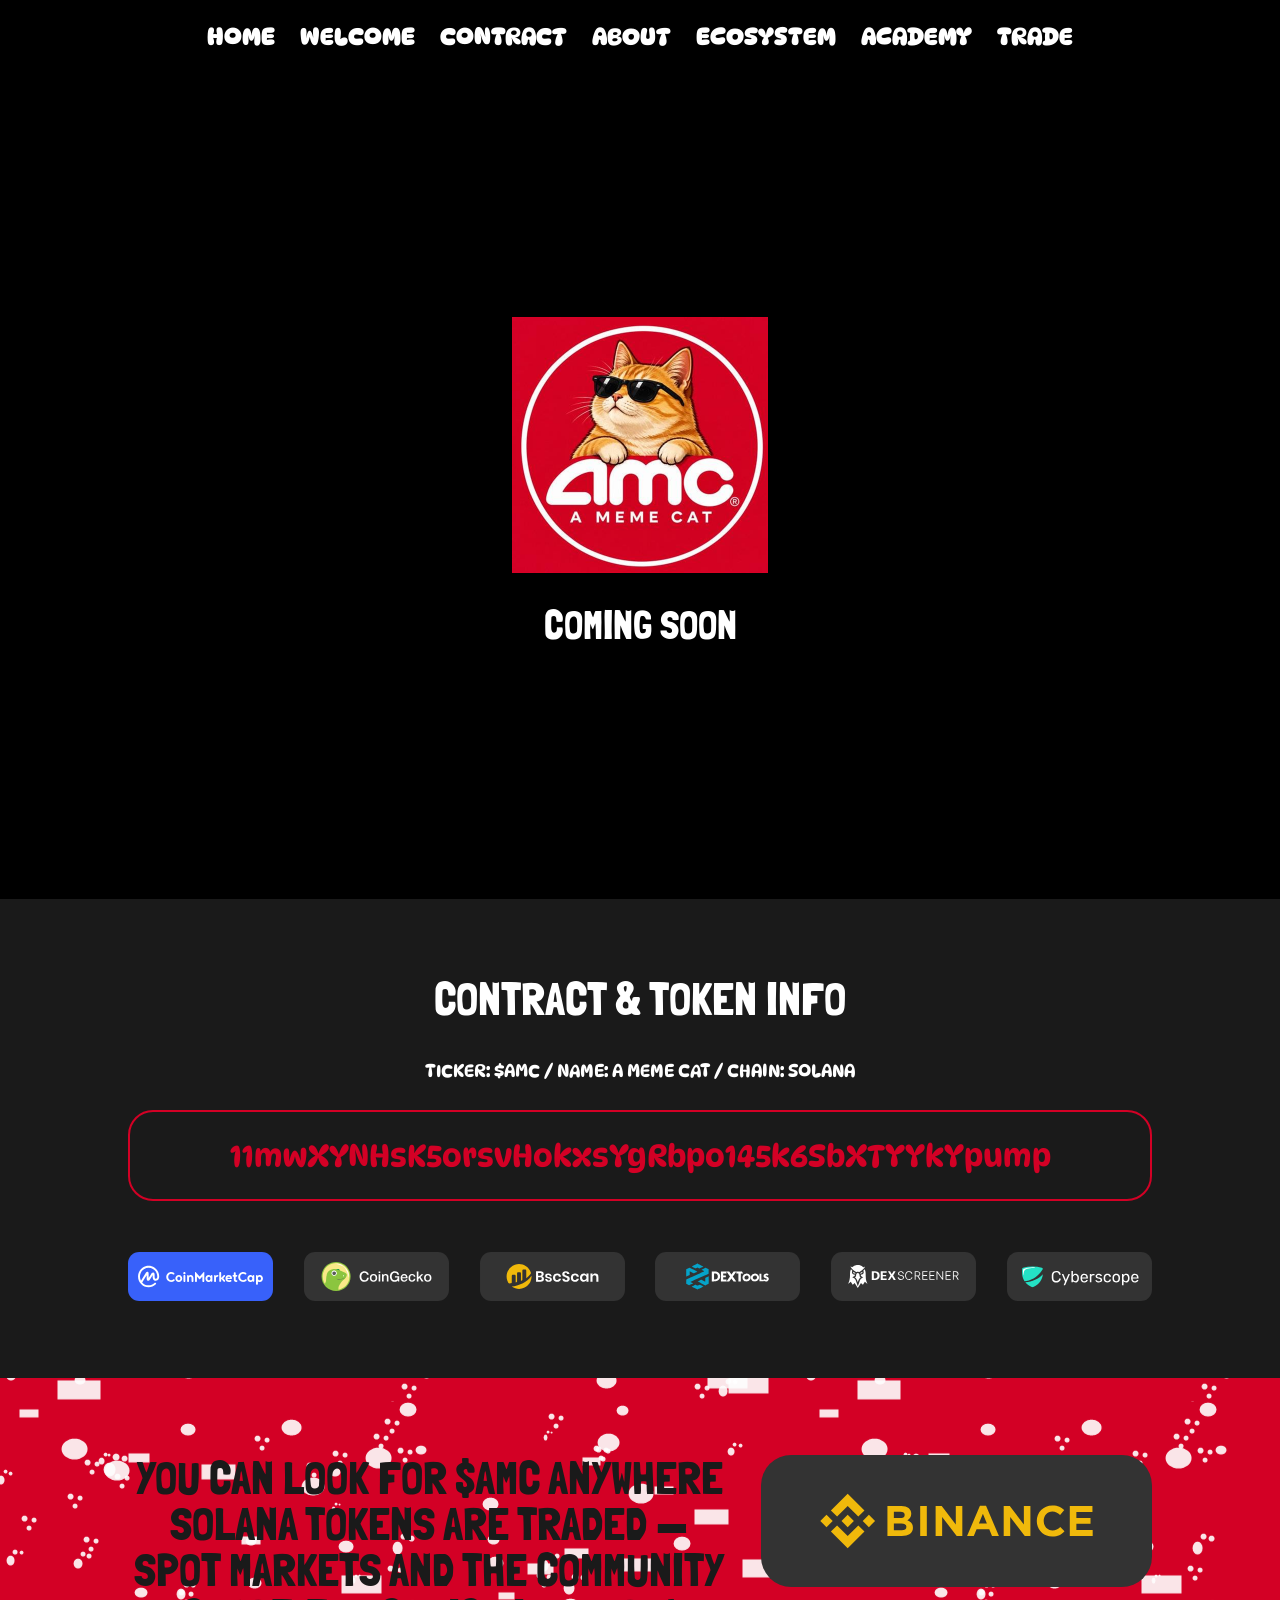
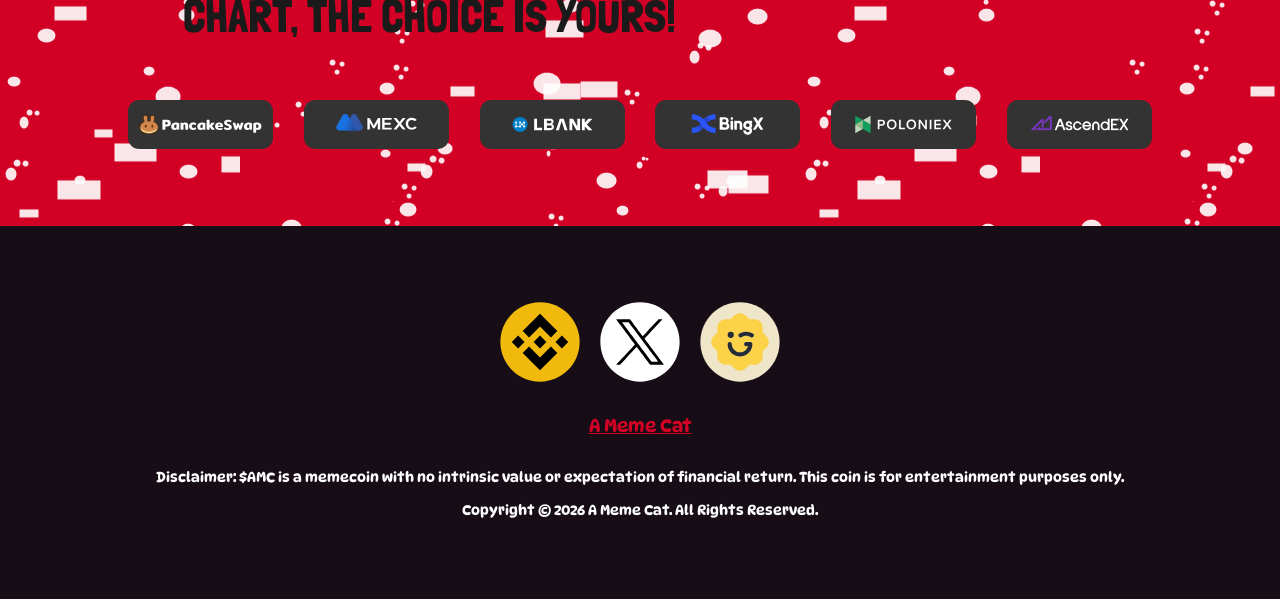
<file: holding/index.html>
<!DOCTYPE html>
<html lang="en-US">
<head>
	<meta charset="UTF-8" />
<meta http-equiv="X-UA-Compatible" content="IE=edge">
	<link rel="pingback" href="https://firstbroccoli.com/xmlrpc.php" />

	<script type="text/javascript">
		document.documentElement.className = 'js';
	</script>
	
	<title>Holding | A Meme Cat</title><link rel="stylesheet" href="../wp-content/cache/min/1/f35c342107f26439f1f9e042b6e08339.css" media="all" data-minify="1" />
<style id="et-divi-open-sans-inline-css">/* Original: https://fonts.googleapis.com/css?family=Open+Sans:300italic,400italic,600italic,700italic,800italic,400,300,600,700,800&#038;subset=latin,latin-ext&#038;display=swap *//* User Agent: Mozilla/5.0 (Unknown; Linux x86_64) AppleWebKit/538.1 (KHTML, like Gecko) Safari/538.1 Daum/4.1 */@font-face {font-family: 'Open Sans';font-style: italic;font-weight: 300;font-stretch: normal;font-display: swap;src: url(../fonts.gstatic.com/s/opensans/v44/memQYaGs126MiZpBA-UFUIcVXSCEkx2cmqvXlWq8tWZ0Pw86hd0Rk5hkWV4exQ.ttf) format('truetype');}@font-face {font-family: 'Open Sans';font-style: italic;font-weight: 400;font-stretch: normal;font-display: swap;src: url(../fonts.gstatic.com/s/opensans/v44/memQYaGs126MiZpBA-UFUIcVXSCEkx2cmqvXlWq8tWZ0Pw86hd0Rk8ZkWV4exQ.ttf) format('truetype');}@font-face {font-family: 'Open Sans';font-style: italic;font-weight: 600;font-stretch: normal;font-display: swap;src: url(../fonts.gstatic.com/s/opensans/v44/memQYaGs126MiZpBA-UFUIcVXSCEkx2cmqvXlWq8tWZ0Pw86hd0RkxhjWV4exQ.ttf) format('truetype');}@font-face {font-family: 'Open Sans';font-style: italic;font-weight: 700;font-stretch: normal;font-display: swap;src: url(../fonts.gstatic.com/s/opensans/v44/memQYaGs126MiZpBA-UFUIcVXSCEkx2cmqvXlWq8tWZ0Pw86hd0RkyFjWV4exQ.ttf) format('truetype');}@font-face {font-family: 'Open Sans';font-style: italic;font-weight: 800;font-stretch: normal;font-display: swap;src: url(../fonts.gstatic.com/s/opensans/v44/memQYaGs126MiZpBA-UFUIcVXSCEkx2cmqvXlWq8tWZ0Pw86hd0Rk0ZjWV4exQ.ttf) format('truetype');}@font-face {font-family: 'Open Sans';font-style: normal;font-weight: 300;font-stretch: normal;font-display: swap;src: url(../fonts.gstatic.com/s/opensans/v44/memSYaGs126MiZpBA-UvWbX2vVnXBbObj2OVZyOOSr4dVJWUgsiH0B4uaVc.ttf) format('truetype');}@font-face {font-family: 'Open Sans';font-style: normal;font-weight: 400;font-stretch: normal;font-display: swap;src: url(../fonts.gstatic.com/s/opensans/v44/memSYaGs126MiZpBA-UvWbX2vVnXBbObj2OVZyOOSr4dVJWUgsjZ0B4uaVc.ttf) format('truetype');}@font-face {font-family: 'Open Sans';font-style: normal;font-weight: 600;font-stretch: normal;font-display: swap;src: url(../fonts.gstatic.com/s/opensans/v44/memSYaGs126MiZpBA-UvWbX2vVnXBbObj2OVZyOOSr4dVJWUgsgH1x4uaVc.ttf) format('truetype');}@font-face {font-family: 'Open Sans';font-style: normal;font-weight: 700;font-stretch: normal;font-display: swap;src: url(../fonts.gstatic.com/s/opensans/v44/memSYaGs126MiZpBA-UvWbX2vVnXBbObj2OVZyOOSr4dVJWUgsg-1x4uaVc.ttf) format('truetype');}@font-face {font-family: 'Open Sans';font-style: normal;font-weight: 800;font-stretch: normal;font-display: swap;src: url(../fonts.gstatic.com/s/opensans/v44/memSYaGs126MiZpBA-UvWbX2vVnXBbObj2OVZyOOSr4dVJWUgshZ1x4uaVc.ttf) format('truetype');}/* User Agent: Mozilla/5.0 (Windows NT 6.1; WOW64; rv:27.0) Gecko/20100101 Firefox/27.0 */@font-face {font-family: 'Open Sans';font-style: italic;font-weight: 300;font-stretch: normal;font-display: swap;src: url(../fonts.gstatic.com/s/opensans/v44/memQYaGs126MiZpBA-UFUIcVXSCEkx2cmqvXlWq8tWZ0Pw86hd0Rk5hkWV4exg.woff) format('woff');}@font-face {font-family: 'Open Sans';font-style: italic;font-weight: 400;font-stretch: normal;font-display: swap;src: url(../fonts.gstatic.com/s/opensans/v44/memQYaGs126MiZpBA-UFUIcVXSCEkx2cmqvXlWq8tWZ0Pw86hd0Rk8ZkWV4exg.woff) format('woff');}@font-face {font-family: 'Open Sans';font-style: italic;font-weight: 600;font-stretch: normal;font-display: swap;src: url(../fonts.gstatic.com/s/opensans/v44/memQYaGs126MiZpBA-UFUIcVXSCEkx2cmqvXlWq8tWZ0Pw86hd0RkxhjWV4exg.woff) format('woff');}@font-face {font-family: 'Open Sans';font-style: italic;font-weight: 700;font-stretch: normal;font-display: swap;src: url(../fonts.gstatic.com/s/opensans/v44/memQYaGs126MiZpBA-UFUIcVXSCEkx2cmqvXlWq8tWZ0Pw86hd0RkyFjWV4exg.woff) format('woff');}@font-face {font-family: 'Open Sans';font-style: italic;font-weight: 800;font-stretch: normal;font-display: swap;src: url(../fonts.gstatic.com/s/opensans/v44/memQYaGs126MiZpBA-UFUIcVXSCEkx2cmqvXlWq8tWZ0Pw86hd0Rk0ZjWV4exg.woff) format('woff');}@font-face {font-family: 'Open Sans';font-style: normal;font-weight: 300;font-stretch: normal;font-display: swap;src: url(../fonts.gstatic.com/s/opensans/v44/memSYaGs126MiZpBA-UvWbX2vVnXBbObj2OVZyOOSr4dVJWUgsiH0B4uaVQ.woff) format('woff');}@font-face {font-family: 'Open Sans';font-style: normal;font-weight: 400;font-stretch: normal;font-display: swap;src: url(../fonts.gstatic.com/s/opensans/v44/memSYaGs126MiZpBA-UvWbX2vVnXBbObj2OVZyOOSr4dVJWUgsjZ0B4uaVQ.woff) format('woff');}@font-face {font-family: 'Open Sans';font-style: normal;font-weight: 600;font-stretch: normal;font-display: swap;src: url(../fonts.gstatic.com/s/opensans/v44/memSYaGs126MiZpBA-UvWbX2vVnXBbObj2OVZyOOSr4dVJWUgsgH1x4uaVQ.woff) format('woff');}@font-face {font-family: 'Open Sans';font-style: normal;font-weight: 700;font-stretch: normal;font-display: swap;src: url(../fonts.gstatic.com/s/opensans/v44/memSYaGs126MiZpBA-UvWbX2vVnXBbObj2OVZyOOSr4dVJWUgsg-1x4uaVQ.woff) format('woff');}@font-face {font-family: 'Open Sans';font-style: normal;font-weight: 800;font-stretch: normal;font-display: swap;src: url(../fonts.gstatic.com/s/opensans/v44/memSYaGs126MiZpBA-UvWbX2vVnXBbObj2OVZyOOSr4dVJWUgshZ1x4uaVQ.woff) format('woff');}/* User Agent: Mozilla/5.0 (Windows NT 6.3; rv:39.0) Gecko/20100101 Firefox/39.0 */@font-face {font-family: 'Open Sans';font-style: italic;font-weight: 300;font-stretch: normal;font-display: swap;src: url(../fonts.gstatic.com/s/opensans/v44/memQYaGs126MiZpBA-UFUIcVXSCEkx2cmqvXlWq8tWZ0Pw86hd0Rk5hkWV4ewA.woff2) format('woff2');}@font-face {font-family: 'Open Sans';font-style: italic;font-weight: 400;font-stretch: normal;font-display: swap;src: url(../fonts.gstatic.com/s/opensans/v44/memQYaGs126MiZpBA-UFUIcVXSCEkx2cmqvXlWq8tWZ0Pw86hd0Rk8ZkWV4ewA.woff2) format('woff2');}@font-face {font-family: 'Open Sans';font-style: italic;font-weight: 600;font-stretch: normal;font-display: swap;src: url(../fonts.gstatic.com/s/opensans/v44/memQYaGs126MiZpBA-UFUIcVXSCEkx2cmqvXlWq8tWZ0Pw86hd0RkxhjWV4ewA.woff2) format('woff2');}@font-face {font-family: 'Open Sans';font-style: italic;font-weight: 700;font-stretch: normal;font-display: swap;src: url(../fonts.gstatic.com/s/opensans/v44/memQYaGs126MiZpBA-UFUIcVXSCEkx2cmqvXlWq8tWZ0Pw86hd0RkyFjWV4ewA.woff2) format('woff2');}@font-face {font-family: 'Open Sans';font-style: italic;font-weight: 800;font-stretch: normal;font-display: swap;src: url(../fonts.gstatic.com/s/opensans/v44/memQYaGs126MiZpBA-UFUIcVXSCEkx2cmqvXlWq8tWZ0Pw86hd0Rk0ZjWV4ewA.woff2) format('woff2');}@font-face {font-family: 'Open Sans';font-style: normal;font-weight: 300;font-stretch: normal;font-display: swap;src: url(../fonts.gstatic.com/s/opensans/v44/memSYaGs126MiZpBA-UvWbX2vVnXBbObj2OVZyOOSr4dVJWUgsiH0B4uaVI.woff2) format('woff2');}@font-face {font-family: 'Open Sans';font-style: normal;font-weight: 400;font-stretch: normal;font-display: swap;src: url(../fonts.gstatic.com/s/opensans/v44/memSYaGs126MiZpBA-UvWbX2vVnXBbObj2OVZyOOSr4dVJWUgsjZ0B4uaVI.woff2) format('woff2');}@font-face {font-family: 'Open Sans';font-style: normal;font-weight: 600;font-stretch: normal;font-display: swap;src: url(../fonts.gstatic.com/s/opensans/v44/memSYaGs126MiZpBA-UvWbX2vVnXBbObj2OVZyOOSr4dVJWUgsgH1x4uaVI.woff2) format('woff2');}@font-face {font-family: 'Open Sans';font-style: normal;font-weight: 700;font-stretch: normal;font-display: swap;src: url(../fonts.gstatic.com/s/opensans/v44/memSYaGs126MiZpBA-UvWbX2vVnXBbObj2OVZyOOSr4dVJWUgsg-1x4uaVI.woff2) format('woff2');}@font-face {font-family: 'Open Sans';font-style: normal;font-weight: 800;font-stretch: normal;font-display: swap;src: url(../fonts.gstatic.com/s/opensans/v44/memSYaGs126MiZpBA-UvWbX2vVnXBbObj2OVZyOOSr4dVJWUgshZ1x4uaVI.woff2) format('woff2');}</style><style id="et-builder-googlefonts-cached-inline">/* Original: https://fonts.googleapis.com/css?family=Open+Sans:300,regular,500,600,700,800,300italic,italic,500italic,600italic,700italic,800italic|DynaPuff:regular,500,600,700|Londrina+Solid:100,300,regular,900&#038;subset=latin,latin-ext&#038;display=swap *//* User Agent: Mozilla/5.0 (Unknown; Linux x86_64) AppleWebKit/538.1 (KHTML, like Gecko) Safari/538.1 Daum/4.1 */@font-face {font-family: 'DynaPuff';font-style: normal;font-weight: 400;font-stretch: normal;font-display: swap;src: url(../fonts.gstatic.com/s/dynapuff/v9/z7N5dRvsZDIVHbYPMhZJ3HQ83UaSu4uhr7-ZFeoYkgAr1x8RSxYu2YHhTQ.ttf) format('truetype');}@font-face {font-family: 'DynaPuff';font-style: normal;font-weight: 500;font-stretch: normal;font-display: swap;src: url(../fonts.gstatic.com/s/dynapuff/v9/z7N5dRvsZDIVHbYPMhZJ3HQ83UaSu4uhr7-ZFeoYkgAr1x8RSyQu2YHhTQ.ttf) format('truetype');}@font-face {font-family: 'DynaPuff';font-style: normal;font-weight: 600;font-stretch: normal;font-display: swap;src: url(../fonts.gstatic.com/s/dynapuff/v9/z7N5dRvsZDIVHbYPMhZJ3HQ83UaSu4uhr7-ZFeoYkgAr1x8RS8gp2YHhTQ.ttf) format('truetype');}@font-face {font-family: 'DynaPuff';font-style: normal;font-weight: 700;font-stretch: normal;font-display: swap;src: url(../fonts.gstatic.com/s/dynapuff/v9/z7N5dRvsZDIVHbYPMhZJ3HQ83UaSu4uhr7-ZFeoYkgAr1x8RS_Ep2YHhTQ.ttf) format('truetype');}@font-face {font-family: 'Londrina Solid';font-style: normal;font-weight: 100;font-display: swap;src: url(../fonts.gstatic.com/s/londrinasolid/v19/flUjRq6sw40kQEJxWNgkLuudGfs9GBEUtQ.ttf) format('truetype');}@font-face {font-family: 'Londrina Solid';font-style: normal;font-weight: 300;font-display: swap;src: url(../fonts.gstatic.com/s/londrinasolid/v19/flUiRq6sw40kQEJxWNgkLuudGfv1CgYzlZk.ttf) format('truetype');}@font-face {font-family: 'Londrina Solid';font-style: normal;font-weight: 400;font-display: swap;src: url(../fonts.gstatic.com/s/londrinasolid/v19/flUhRq6sw40kQEJxWNgkLuudGfNeKBY.ttf) format('truetype');}@font-face {font-family: 'Londrina Solid';font-style: normal;font-weight: 900;font-display: swap;src: url(../fonts.gstatic.com/s/londrinasolid/v19/flUiRq6sw40kQEJxWNgkLuudGfvdDwYzlZk.ttf) format('truetype');}@font-face {font-family: 'Open Sans';font-style: italic;font-weight: 300;font-stretch: normal;font-display: swap;src: url(../fonts.gstatic.com/s/opensans/v44/memQYaGs126MiZpBA-UFUIcVXSCEkx2cmqvXlWq8tWZ0Pw86hd0Rk5hkWV4exQ.ttf) format('truetype');}@font-face {font-family: 'Open Sans';font-style: italic;font-weight: 400;font-stretch: normal;font-display: swap;src: url(../fonts.gstatic.com/s/opensans/v44/memQYaGs126MiZpBA-UFUIcVXSCEkx2cmqvXlWq8tWZ0Pw86hd0Rk8ZkWV4exQ.ttf) format('truetype');}@font-face {font-family: 'Open Sans';font-style: italic;font-weight: 500;font-stretch: normal;font-display: swap;src: url(../fonts.gstatic.com/s/opensans/v44/memQYaGs126MiZpBA-UFUIcVXSCEkx2cmqvXlWq8tWZ0Pw86hd0Rk_RkWV4exQ.ttf) format('truetype');}@font-face {font-family: 'Open Sans';font-style: italic;font-weight: 600;font-stretch: normal;font-display: swap;src: url(../fonts.gstatic.com/s/opensans/v44/memQYaGs126MiZpBA-UFUIcVXSCEkx2cmqvXlWq8tWZ0Pw86hd0RkxhjWV4exQ.ttf) format('truetype');}@font-face {font-family: 'Open Sans';font-style: italic;font-weight: 700;font-stretch: normal;font-display: swap;src: url(../fonts.gstatic.com/s/opensans/v44/memQYaGs126MiZpBA-UFUIcVXSCEkx2cmqvXlWq8tWZ0Pw86hd0RkyFjWV4exQ.ttf) format('truetype');}@font-face {font-family: 'Open Sans';font-style: italic;font-weight: 800;font-stretch: normal;font-display: swap;src: url(../fonts.gstatic.com/s/opensans/v44/memQYaGs126MiZpBA-UFUIcVXSCEkx2cmqvXlWq8tWZ0Pw86hd0Rk0ZjWV4exQ.ttf) format('truetype');}@font-face {font-family: 'Open Sans';font-style: normal;font-weight: 300;font-stretch: normal;font-display: swap;src: url(../fonts.gstatic.com/s/opensans/v44/memSYaGs126MiZpBA-UvWbX2vVnXBbObj2OVZyOOSr4dVJWUgsiH0B4uaVc.ttf) format('truetype');}@font-face {font-family: 'Open Sans';font-style: normal;font-weight: 400;font-stretch: normal;font-display: swap;src: url(../fonts.gstatic.com/s/opensans/v44/memSYaGs126MiZpBA-UvWbX2vVnXBbObj2OVZyOOSr4dVJWUgsjZ0B4uaVc.ttf) format('truetype');}@font-face {font-family: 'Open Sans';font-style: normal;font-weight: 500;font-stretch: normal;font-display: swap;src: url(../fonts.gstatic.com/s/opensans/v44/memSYaGs126MiZpBA-UvWbX2vVnXBbObj2OVZyOOSr4dVJWUgsjr0B4uaVc.ttf) format('truetype');}@font-face {font-family: 'Open Sans';font-style: normal;font-weight: 600;font-stretch: normal;font-display: swap;src: url(../fonts.gstatic.com/s/opensans/v44/memSYaGs126MiZpBA-UvWbX2vVnXBbObj2OVZyOOSr4dVJWUgsgH1x4uaVc.ttf) format('truetype');}@font-face {font-family: 'Open Sans';font-style: normal;font-weight: 700;font-stretch: normal;font-display: swap;src: url(../fonts.gstatic.com/s/opensans/v44/memSYaGs126MiZpBA-UvWbX2vVnXBbObj2OVZyOOSr4dVJWUgsg-1x4uaVc.ttf) format('truetype');}@font-face {font-family: 'Open Sans';font-style: normal;font-weight: 800;font-stretch: normal;font-display: swap;src: url(../fonts.gstatic.com/s/opensans/v44/memSYaGs126MiZpBA-UvWbX2vVnXBbObj2OVZyOOSr4dVJWUgshZ1x4uaVc.ttf) format('truetype');}/* User Agent: Mozilla/5.0 (Windows NT 6.1; WOW64; rv:27.0) Gecko/20100101 Firefox/27.0 */@font-face {font-family: 'DynaPuff';font-style: normal;font-weight: 400;font-stretch: normal;font-display: swap;src: url(../fonts.gstatic.com/s/dynapuff/v9/z7N5dRvsZDIVHbYPMhZJ3HQ83UaSu4uhr7-ZFeoYkgAr1x8RSxYu2YHhTg.woff) format('woff');}@font-face {font-family: 'DynaPuff';font-style: normal;font-weight: 500;font-stretch: normal;font-display: swap;src: url(../fonts.gstatic.com/s/dynapuff/v9/z7N5dRvsZDIVHbYPMhZJ3HQ83UaSu4uhr7-ZFeoYkgAr1x8RSyQu2YHhTg.woff) format('woff');}@font-face {font-family: 'DynaPuff';font-style: normal;font-weight: 600;font-stretch: normal;font-display: swap;src: url(../fonts.gstatic.com/s/dynapuff/v9/z7N5dRvsZDIVHbYPMhZJ3HQ83UaSu4uhr7-ZFeoYkgAr1x8RS8gp2YHhTg.woff) format('woff');}@font-face {font-family: 'DynaPuff';font-style: normal;font-weight: 700;font-stretch: normal;font-display: swap;src: url(../fonts.gstatic.com/s/dynapuff/v9/z7N5dRvsZDIVHbYPMhZJ3HQ83UaSu4uhr7-ZFeoYkgAr1x8RS_Ep2YHhTg.woff) format('woff');}@font-face {font-family: 'Londrina Solid';font-style: normal;font-weight: 100;font-display: swap;src: url(../fonts.gstatic.com/s/londrinasolid/v19/flUjRq6sw40kQEJxWNgkLuudGfs9GBEUtg.woff) format('woff');}@font-face {font-family: 'Londrina Solid';font-style: normal;font-weight: 300;font-display: swap;src: url(../fonts.gstatic.com/s/londrinasolid/v19/flUiRq6sw40kQEJxWNgkLuudGfv1CgYzlZo.woff) format('woff');}@font-face {font-family: 'Londrina Solid';font-style: normal;font-weight: 400;font-display: swap;src: url(../fonts.gstatic.com/s/londrinasolid/v19/flUhRq6sw40kQEJxWNgkLuudGfNeKBU.woff) format('woff');}@font-face {font-family: 'Londrina Solid';font-style: normal;font-weight: 900;font-display: swap;src: url(../fonts.gstatic.com/s/londrinasolid/v19/flUiRq6sw40kQEJxWNgkLuudGfvdDwYzlZo.woff) format('woff');}@font-face {font-family: 'Open Sans';font-style: italic;font-weight: 300;font-stretch: normal;font-display: swap;src: url(../fonts.gstatic.com/s/opensans/v44/memQYaGs126MiZpBA-UFUIcVXSCEkx2cmqvXlWq8tWZ0Pw86hd0Rk5hkWV4exg.woff) format('woff');}@font-face {font-family: 'Open Sans';font-style: italic;font-weight: 400;font-stretch: normal;font-display: swap;src: url(../fonts.gstatic.com/s/opensans/v44/memQYaGs126MiZpBA-UFUIcVXSCEkx2cmqvXlWq8tWZ0Pw86hd0Rk8ZkWV4exg.woff) format('woff');}@font-face {font-family: 'Open Sans';font-style: italic;font-weight: 500;font-stretch: normal;font-display: swap;src: url(../fonts.gstatic.com/s/opensans/v44/memQYaGs126MiZpBA-UFUIcVXSCEkx2cmqvXlWq8tWZ0Pw86hd0Rk_RkWV4exg.woff) format('woff');}@font-face {font-family: 'Open Sans';font-style: italic;font-weight: 600;font-stretch: normal;font-display: swap;src: url(../fonts.gstatic.com/s/opensans/v44/memQYaGs126MiZpBA-UFUIcVXSCEkx2cmqvXlWq8tWZ0Pw86hd0RkxhjWV4exg.woff) format('woff');}@font-face {font-family: 'Open Sans';font-style: italic;font-weight: 700;font-stretch: normal;font-display: swap;src: url(../fonts.gstatic.com/s/opensans/v44/memQYaGs126MiZpBA-UFUIcVXSCEkx2cmqvXlWq8tWZ0Pw86hd0RkyFjWV4exg.woff) format('woff');}@font-face {font-family: 'Open Sans';font-style: italic;font-weight: 800;font-stretch: normal;font-display: swap;src: url(../fonts.gstatic.com/s/opensans/v44/memQYaGs126MiZpBA-UFUIcVXSCEkx2cmqvXlWq8tWZ0Pw86hd0Rk0ZjWV4exg.woff) format('woff');}@font-face {font-family: 'Open Sans';font-style: normal;font-weight: 300;font-stretch: normal;font-display: swap;src: url(../fonts.gstatic.com/s/opensans/v44/memSYaGs126MiZpBA-UvWbX2vVnXBbObj2OVZyOOSr4dVJWUgsiH0B4uaVQ.woff) format('woff');}@font-face {font-family: 'Open Sans';font-style: normal;font-weight: 400;font-stretch: normal;font-display: swap;src: url(../fonts.gstatic.com/s/opensans/v44/memSYaGs126MiZpBA-UvWbX2vVnXBbObj2OVZyOOSr4dVJWUgsjZ0B4uaVQ.woff) format('woff');}@font-face {font-family: 'Open Sans';font-style: normal;font-weight: 500;font-stretch: normal;font-display: swap;src: url(../fonts.gstatic.com/s/opensans/v44/memSYaGs126MiZpBA-UvWbX2vVnXBbObj2OVZyOOSr4dVJWUgsjr0B4uaVQ.woff) format('woff');}@font-face {font-family: 'Open Sans';font-style: normal;font-weight: 600;font-stretch: normal;font-display: swap;src: url(../fonts.gstatic.com/s/opensans/v44/memSYaGs126MiZpBA-UvWbX2vVnXBbObj2OVZyOOSr4dVJWUgsgH1x4uaVQ.woff) format('woff');}@font-face {font-family: 'Open Sans';font-style: normal;font-weight: 700;font-stretch: normal;font-display: swap;src: url(../fonts.gstatic.com/s/opensans/v44/memSYaGs126MiZpBA-UvWbX2vVnXBbObj2OVZyOOSr4dVJWUgsg-1x4uaVQ.woff) format('woff');}@font-face {font-family: 'Open Sans';font-style: normal;font-weight: 800;font-stretch: normal;font-display: swap;src: url(../fonts.gstatic.com/s/opensans/v44/memSYaGs126MiZpBA-UvWbX2vVnXBbObj2OVZyOOSr4dVJWUgshZ1x4uaVQ.woff) format('woff');}/* User Agent: Mozilla/5.0 (Windows NT 6.3; rv:39.0) Gecko/20100101 Firefox/39.0 */@font-face {font-family: 'DynaPuff';font-style: normal;font-weight: 400;font-stretch: normal;font-display: swap;src: url(../fonts.gstatic.com/s/dynapuff/v9/z7N5dRvsZDIVHbYPMhZJ3HQ83UaSu4uhr7-ZFeoYkgAr1x8RSxYu2YHhSA.woff2) format('woff2');}@font-face {font-family: 'DynaPuff';font-style: normal;font-weight: 500;font-stretch: normal;font-display: swap;src: url(../fonts.gstatic.com/s/dynapuff/v9/z7N5dRvsZDIVHbYPMhZJ3HQ83UaSu4uhr7-ZFeoYkgAr1x8RSyQu2YHhSA.woff2) format('woff2');}@font-face {font-family: 'DynaPuff';font-style: normal;font-weight: 600;font-stretch: normal;font-display: swap;src: url(../fonts.gstatic.com/s/dynapuff/v9/z7N5dRvsZDIVHbYPMhZJ3HQ83UaSu4uhr7-ZFeoYkgAr1x8RS8gp2YHhSA.woff2) format('woff2');}@font-face {font-family: 'DynaPuff';font-style: normal;font-weight: 700;font-stretch: normal;font-display: swap;src: url(../fonts.gstatic.com/s/dynapuff/v9/z7N5dRvsZDIVHbYPMhZJ3HQ83UaSu4uhr7-ZFeoYkgAr1x8RS_Ep2YHhSA.woff2) format('woff2');}@font-face {font-family: 'Londrina Solid';font-style: normal;font-weight: 100;font-display: swap;src: url(../fonts.gstatic.com/s/londrinasolid/v19/flUjRq6sw40kQEJxWNgkLuudGfs9GBEUsA.woff2) format('woff2');}@font-face {font-family: 'Londrina Solid';font-style: normal;font-weight: 300;font-display: swap;src: url(../fonts.gstatic.com/s/londrinasolid/v19/flUiRq6sw40kQEJxWNgkLuudGfv1CgYzlZw.woff2) format('woff2');}@font-face {font-family: 'Londrina Solid';font-style: normal;font-weight: 400;font-display: swap;src: url(../fonts.gstatic.com/s/londrinasolid/v19/flUhRq6sw40kQEJxWNgkLuudGfNeKBM.woff2) format('woff2');}@font-face {font-family: 'Londrina Solid';font-style: normal;font-weight: 900;font-display: swap;src: url(../fonts.gstatic.com/s/londrinasolid/v19/flUiRq6sw40kQEJxWNgkLuudGfvdDwYzlZw.woff2) format('woff2');}@font-face {font-family: 'Open Sans';font-style: italic;font-weight: 300;font-stretch: normal;font-display: swap;src: url(../fonts.gstatic.com/s/opensans/v44/memQYaGs126MiZpBA-UFUIcVXSCEkx2cmqvXlWq8tWZ0Pw86hd0Rk5hkWV4ewA.woff2) format('woff2');}@font-face {font-family: 'Open Sans';font-style: italic;font-weight: 400;font-stretch: normal;font-display: swap;src: url(../fonts.gstatic.com/s/opensans/v44/memQYaGs126MiZpBA-UFUIcVXSCEkx2cmqvXlWq8tWZ0Pw86hd0Rk8ZkWV4ewA.woff2) format('woff2');}@font-face {font-family: 'Open Sans';font-style: italic;font-weight: 500;font-stretch: normal;font-display: swap;src: url(../fonts.gstatic.com/s/opensans/v44/memQYaGs126MiZpBA-UFUIcVXSCEkx2cmqvXlWq8tWZ0Pw86hd0Rk_RkWV4ewA.woff2) format('woff2');}@font-face {font-family: 'Open Sans';font-style: italic;font-weight: 600;font-stretch: normal;font-display: swap;src: url(../fonts.gstatic.com/s/opensans/v44/memQYaGs126MiZpBA-UFUIcVXSCEkx2cmqvXlWq8tWZ0Pw86hd0RkxhjWV4ewA.woff2) format('woff2');}@font-face {font-family: 'Open Sans';font-style: italic;font-weight: 700;font-stretch: normal;font-display: swap;src: url(../fonts.gstatic.com/s/opensans/v44/memQYaGs126MiZpBA-UFUIcVXSCEkx2cmqvXlWq8tWZ0Pw86hd0RkyFjWV4ewA.woff2) format('woff2');}@font-face {font-family: 'Open Sans';font-style: italic;font-weight: 800;font-stretch: normal;font-display: swap;src: url(../fonts.gstatic.com/s/opensans/v44/memQYaGs126MiZpBA-UFUIcVXSCEkx2cmqvXlWq8tWZ0Pw86hd0Rk0ZjWV4ewA.woff2) format('woff2');}@font-face {font-family: 'Open Sans';font-style: normal;font-weight: 300;font-stretch: normal;font-display: swap;src: url(../fonts.gstatic.com/s/opensans/v44/memSYaGs126MiZpBA-UvWbX2vVnXBbObj2OVZyOOSr4dVJWUgsiH0B4uaVI.woff2) format('woff2');}@font-face {font-family: 'Open Sans';font-style: normal;font-weight: 400;font-stretch: normal;font-display: swap;src: url(../fonts.gstatic.com/s/opensans/v44/memSYaGs126MiZpBA-UvWbX2vVnXBbObj2OVZyOOSr4dVJWUgsjZ0B4uaVI.woff2) format('woff2');}@font-face {font-family: 'Open Sans';font-style: normal;font-weight: 500;font-stretch: normal;font-display: swap;src: url(../fonts.gstatic.com/s/opensans/v44/memSYaGs126MiZpBA-UvWbX2vVnXBbObj2OVZyOOSr4dVJWUgsjr0B4uaVI.woff2) format('woff2');}@font-face {font-family: 'Open Sans';font-style: normal;font-weight: 600;font-stretch: normal;font-display: swap;src: url(../fonts.gstatic.com/s/opensans/v44/memSYaGs126MiZpBA-UvWbX2vVnXBbObj2OVZyOOSr4dVJWUgsgH1x4uaVI.woff2) format('woff2');}@font-face {font-family: 'Open Sans';font-style: normal;font-weight: 700;font-stretch: normal;font-display: swap;src: url(../fonts.gstatic.com/s/opensans/v44/memSYaGs126MiZpBA-UvWbX2vVnXBbObj2OVZyOOSr4dVJWUgsg-1x4uaVI.woff2) format('woff2');}@font-face {font-family: 'Open Sans';font-style: normal;font-weight: 800;font-stretch: normal;font-display: swap;src: url(../fonts.gstatic.com/s/opensans/v44/memSYaGs126MiZpBA-UvWbX2vVnXBbObj2OVZyOOSr4dVJWUgshZ1x4uaVI.woff2) format('woff2');}</style><meta name='robots' content='max-image-preview:large' />
<script type="text/javascript">
			let jqueryParams=[],jQuery=function(r){return jqueryParams=[...jqueryParams,r],jQuery},$=function(r){return jqueryParams=[...jqueryParams,r],$};window.jQuery=jQuery,window.$=jQuery;let customHeadScripts=!1;jQuery.fn=jQuery.prototype={},$.fn=jQuery.prototype={},jQuery.noConflict=function(r){if(window.jQuery)return jQuery=window.jQuery,$=window.jQuery,customHeadScripts=!0,jQuery.noConflict},jQuery.ready=function(r){jqueryParams=[...jqueryParams,r]},$.ready=function(r){jqueryParams=[...jqueryParams,r]},jQuery.load=function(r){jqueryParams=[...jqueryParams,r]},$.load=function(r){jqueryParams=[...jqueryParams,r]},jQuery.fn.ready=function(r){jqueryParams=[...jqueryParams,r]},$.fn.ready=function(r){jqueryParams=[...jqueryParams,r]};</script>
<link rel="alternate" type="application/rss+xml" title="firstbroccoli.com &raquo; Feed" href="https://firstbroccoli.com/feed/" />
<link rel="alternate" type="application/rss+xml" title="firstbroccoli.com &raquo; Comments Feed" href="https://firstbroccoli.com/comments/feed/" />
<meta content="Divi v.4.27.4" name="generator"/><style id='wp-emoji-styles-inline-css' type='text/css'>

	img.wp-smiley, img.emoji {
		display: inline !important;
		border: none !important;
		box-shadow: none !important;
		height: 1em !important;
		width: 1em !important;
		margin: 0 0.07em !important;
		vertical-align: -0.1em !important;
		background: none !important;
		padding: 0 !important;
	}
</style>
<style id='wp-block-library-theme-inline-css' type='text/css'>
.wp-block-audio :where(figcaption){color:#555;font-size:13px;text-align:center}.is-dark-theme .wp-block-audio :where(figcaption){color:#ffffffa6}.wp-block-audio{margin:0 0 1em}.wp-block-code{border:1px solid #ccc;border-radius:4px;font-family:Menlo,Consolas,monaco,monospace;padding:.8em 1em}.wp-block-embed :where(figcaption){color:#555;font-size:13px;text-align:center}.is-dark-theme .wp-block-embed :where(figcaption){color:#ffffffa6}.wp-block-embed{margin:0 0 1em}.blocks-gallery-caption{color:#555;font-size:13px;text-align:center}.is-dark-theme .blocks-gallery-caption{color:#ffffffa6}:root :where(.wp-block-image figcaption){color:#555;font-size:13px;text-align:center}.is-dark-theme :root :where(.wp-block-image figcaption){color:#ffffffa6}.wp-block-image{margin:0 0 1em}.wp-block-pullquote{border-bottom:4px solid;border-top:4px solid;color:currentColor;margin-bottom:1.75em}.wp-block-pullquote cite,.wp-block-pullquote footer,.wp-block-pullquote__citation{color:currentColor;font-size:.8125em;font-style:normal;text-transform:uppercase}.wp-block-quote{border-left:.25em solid;margin:0 0 1.75em;padding-left:1em}.wp-block-quote cite,.wp-block-quote footer{color:currentColor;font-size:.8125em;font-style:normal;position:relative}.wp-block-quote:where(.has-text-align-right){border-left:none;border-right:.25em solid;padding-left:0;padding-right:1em}.wp-block-quote:where(.has-text-align-center){border:none;padding-left:0}.wp-block-quote.is-large,.wp-block-quote.is-style-large,.wp-block-quote:where(.is-style-plain){border:none}.wp-block-search .wp-block-search__label{font-weight:700}.wp-block-search__button{border:1px solid #ccc;padding:.375em .625em}:where(.wp-block-group.has-background){padding:1.25em 2.375em}.wp-block-separator.has-css-opacity{opacity:.4}.wp-block-separator{border:none;border-bottom:2px solid;margin-left:auto;margin-right:auto}.wp-block-separator.has-alpha-channel-opacity{opacity:1}.wp-block-separator:not(.is-style-wide):not(.is-style-dots){width:100px}.wp-block-separator.has-background:not(.is-style-dots){border-bottom:none;height:1px}.wp-block-separator.has-background:not(.is-style-wide):not(.is-style-dots){height:2px}.wp-block-table{margin:0 0 1em}.wp-block-table td,.wp-block-table th{word-break:normal}.wp-block-table :where(figcaption){color:#555;font-size:13px;text-align:center}.is-dark-theme .wp-block-table :where(figcaption){color:#ffffffa6}.wp-block-video :where(figcaption){color:#555;font-size:13px;text-align:center}.is-dark-theme .wp-block-video :where(figcaption){color:#ffffffa6}.wp-block-video{margin:0 0 1em}:root :where(.wp-block-template-part.has-background){margin-bottom:0;margin-top:0;padding:1.25em 2.375em}
</style>
<style id='global-styles-inline-css' type='text/css'>
:root{--wp--preset--aspect-ratio--square: 1;--wp--preset--aspect-ratio--4-3: 4/3;--wp--preset--aspect-ratio--3-4: 3/4;--wp--preset--aspect-ratio--3-2: 3/2;--wp--preset--aspect-ratio--2-3: 2/3;--wp--preset--aspect-ratio--16-9: 16/9;--wp--preset--aspect-ratio--9-16: 9/16;--wp--preset--color--black: #000000;--wp--preset--color--cyan-bluish-gray: #abb8c3;--wp--preset--color--white: #ffffff;--wp--preset--color--pale-pink: #f78da7;--wp--preset--color--vivid-red: #cf2e2e;--wp--preset--color--luminous-vivid-orange: #ff6900;--wp--preset--color--luminous-vivid-amber: #fcb900;--wp--preset--color--light-green-cyan: #7bdcb5;--wp--preset--color--vivid-green-cyan: #00d084;--wp--preset--color--pale-cyan-blue: #8ed1fc;--wp--preset--color--vivid-cyan-blue: #0693e3;--wp--preset--color--vivid-purple: #9b51e0;--wp--preset--gradient--vivid-cyan-blue-to-vivid-purple: linear-gradient(135deg,rgba(6,147,227,1) 0%,rgb(155,81,224) 100%);--wp--preset--gradient--light-green-cyan-to-vivid-green-cyan: linear-gradient(135deg,rgb(122,220,180) 0%,rgb(0,208,130) 100%);--wp--preset--gradient--luminous-vivid-amber-to-luminous-vivid-orange: linear-gradient(135deg,rgba(252,185,0,1) 0%,rgba(255,105,0,1) 100%);--wp--preset--gradient--luminous-vivid-orange-to-vivid-red: linear-gradient(135deg,rgba(255,105,0,1) 0%,rgb(207,46,46) 100%);--wp--preset--gradient--very-light-gray-to-cyan-bluish-gray: linear-gradient(135deg,rgb(238,238,238) 0%,rgb(169,184,195) 100%);--wp--preset--gradient--cool-to-warm-spectrum: linear-gradient(135deg,rgb(74,234,220) 0%,rgb(151,120,209) 20%,rgb(207,42,186) 40%,rgb(238,44,130) 60%,rgb(251,105,98) 80%,rgb(254,248,76) 100%);--wp--preset--gradient--blush-light-purple: linear-gradient(135deg,rgb(255,206,236) 0%,rgb(152,150,240) 100%);--wp--preset--gradient--blush-bordeaux: linear-gradient(135deg,rgb(254,205,165) 0%,rgb(254,45,45) 50%,rgb(107,0,62) 100%);--wp--preset--gradient--luminous-dusk: linear-gradient(135deg,rgb(255,203,112) 0%,rgb(199,81,192) 50%,rgb(65,88,208) 100%);--wp--preset--gradient--pale-ocean: linear-gradient(135deg,rgb(255,245,203) 0%,rgb(182,227,212) 50%,rgb(51,167,181) 100%);--wp--preset--gradient--electric-grass: linear-gradient(135deg,rgb(202,248,128) 0%,rgb(113,206,126) 100%);--wp--preset--gradient--midnight: linear-gradient(135deg,rgb(2,3,129) 0%,rgb(40,116,252) 100%);--wp--preset--font-size--small: 13px;--wp--preset--font-size--medium: 20px;--wp--preset--font-size--large: 36px;--wp--preset--font-size--x-large: 42px;--wp--preset--spacing--20: 0.44rem;--wp--preset--spacing--30: 0.67rem;--wp--preset--spacing--40: 1rem;--wp--preset--spacing--50: 1.5rem;--wp--preset--spacing--60: 2.25rem;--wp--preset--spacing--70: 3.38rem;--wp--preset--spacing--80: 5.06rem;--wp--preset--shadow--natural: 6px 6px 9px rgba(0, 0, 0, 0.2);--wp--preset--shadow--deep: 12px 12px 50px rgba(0, 0, 0, 0.4);--wp--preset--shadow--sharp: 6px 6px 0px rgba(0, 0, 0, 0.2);--wp--preset--shadow--outlined: 6px 6px 0px -3px rgba(255, 255, 255, 1), 6px 6px rgba(0, 0, 0, 1);--wp--preset--shadow--crisp: 6px 6px 0px rgba(0, 0, 0, 1);}:root { --wp--style--global--content-size: 823px;--wp--style--global--wide-size: 1080px; }:where(body) { margin: 0; }.wp-site-blocks > .alignleft { float: left; margin-right: 2em; }.wp-site-blocks > .alignright { float: right; margin-left: 2em; }.wp-site-blocks > .aligncenter { justify-content: center; margin-left: auto; margin-right: auto; }:where(.is-layout-flex){gap: 0.5em;}:where(.is-layout-grid){gap: 0.5em;}.is-layout-flow > .alignleft{float: left;margin-inline-start: 0;margin-inline-end: 2em;}.is-layout-flow > .alignright{float: right;margin-inline-start: 2em;margin-inline-end: 0;}.is-layout-flow > .aligncenter{margin-left: auto !important;margin-right: auto !important;}.is-layout-constrained > .alignleft{float: left;margin-inline-start: 0;margin-inline-end: 2em;}.is-layout-constrained > .alignright{float: right;margin-inline-start: 2em;margin-inline-end: 0;}.is-layout-constrained > .aligncenter{margin-left: auto !important;margin-right: auto !important;}.is-layout-constrained > :where(:not(.alignleft):not(.alignright):not(.alignfull)){max-width: var(--wp--style--global--content-size);margin-left: auto !important;margin-right: auto !important;}.is-layout-constrained > .alignwide{max-width: var(--wp--style--global--wide-size);}body .is-layout-flex{display: flex;}.is-layout-flex{flex-wrap: wrap;align-items: center;}.is-layout-flex > :is(*, div){margin: 0;}body .is-layout-grid{display: grid;}.is-layout-grid > :is(*, div){margin: 0;}body{padding-top: 0px;padding-right: 0px;padding-bottom: 0px;padding-left: 0px;}:root :where(.wp-element-button, .wp-block-button__link){background-color: #32373c;border-width: 0;color: #fff;font-family: inherit;font-size: inherit;line-height: inherit;padding: calc(0.667em + 2px) calc(1.333em + 2px);text-decoration: none;}.has-black-color{color: var(--wp--preset--color--black) !important;}.has-cyan-bluish-gray-color{color: var(--wp--preset--color--cyan-bluish-gray) !important;}.has-white-color{color: var(--wp--preset--color--white) !important;}.has-pale-pink-color{color: var(--wp--preset--color--pale-pink) !important;}.has-vivid-red-color{color: var(--wp--preset--color--vivid-red) !important;}.has-luminous-vivid-orange-color{color: var(--wp--preset--color--luminous-vivid-orange) !important;}.has-luminous-vivid-amber-color{color: var(--wp--preset--color--luminous-vivid-amber) !important;}.has-light-green-cyan-color{color: var(--wp--preset--color--light-green-cyan) !important;}.has-vivid-green-cyan-color{color: var(--wp--preset--color--vivid-green-cyan) !important;}.has-pale-cyan-blue-color{color: var(--wp--preset--color--pale-cyan-blue) !important;}.has-vivid-cyan-blue-color{color: var(--wp--preset--color--vivid-cyan-blue) !important;}.has-vivid-purple-color{color: var(--wp--preset--color--vivid-purple) !important;}.has-black-background-color{background-color: var(--wp--preset--color--black) !important;}.has-cyan-bluish-gray-background-color{background-color: var(--wp--preset--color--cyan-bluish-gray) !important;}.has-white-background-color{background-color: var(--wp--preset--color--white) !important;}.has-pale-pink-background-color{background-color: var(--wp--preset--color--pale-pink) !important;}.has-vivid-red-background-color{background-color: var(--wp--preset--color--vivid-red) !important;}.has-luminous-vivid-orange-background-color{background-color: var(--wp--preset--color--luminous-vivid-orange) !important;}.has-luminous-vivid-amber-background-color{background-color: var(--wp--preset--color--luminous-vivid-amber) !important;}.has-light-green-cyan-background-color{background-color: var(--wp--preset--color--light-green-cyan) !important;}.has-vivid-green-cyan-background-color{background-color: var(--wp--preset--color--vivid-green-cyan) !important;}.has-pale-cyan-blue-background-color{background-color: var(--wp--preset--color--pale-cyan-blue) !important;}.has-vivid-cyan-blue-background-color{background-color: var(--wp--preset--color--vivid-cyan-blue) !important;}.has-vivid-purple-background-color{background-color: var(--wp--preset--color--vivid-purple) !important;}.has-black-border-color{border-color: var(--wp--preset--color--black) !important;}.has-cyan-bluish-gray-border-color{border-color: var(--wp--preset--color--cyan-bluish-gray) !important;}.has-white-border-color{border-color: var(--wp--preset--color--white) !important;}.has-pale-pink-border-color{border-color: var(--wp--preset--color--pale-pink) !important;}.has-vivid-red-border-color{border-color: var(--wp--preset--color--vivid-red) !important;}.has-luminous-vivid-orange-border-color{border-color: var(--wp--preset--color--luminous-vivid-orange) !important;}.has-luminous-vivid-amber-border-color{border-color: var(--wp--preset--color--luminous-vivid-amber) !important;}.has-light-green-cyan-border-color{border-color: var(--wp--preset--color--light-green-cyan) !important;}.has-vivid-green-cyan-border-color{border-color: var(--wp--preset--color--vivid-green-cyan) !important;}.has-pale-cyan-blue-border-color{border-color: var(--wp--preset--color--pale-cyan-blue) !important;}.has-vivid-cyan-blue-border-color{border-color: var(--wp--preset--color--vivid-cyan-blue) !important;}.has-vivid-purple-border-color{border-color: var(--wp--preset--color--vivid-purple) !important;}.has-vivid-cyan-blue-to-vivid-purple-gradient-background{background: var(--wp--preset--gradient--vivid-cyan-blue-to-vivid-purple) !important;}.has-light-green-cyan-to-vivid-green-cyan-gradient-background{background: var(--wp--preset--gradient--light-green-cyan-to-vivid-green-cyan) !important;}.has-luminous-vivid-amber-to-luminous-vivid-orange-gradient-background{background: var(--wp--preset--gradient--luminous-vivid-amber-to-luminous-vivid-orange) !important;}.has-luminous-vivid-orange-to-vivid-red-gradient-background{background: var(--wp--preset--gradient--luminous-vivid-orange-to-vivid-red) !important;}.has-very-light-gray-to-cyan-bluish-gray-gradient-background{background: var(--wp--preset--gradient--very-light-gray-to-cyan-bluish-gray) !important;}.has-cool-to-warm-spectrum-gradient-background{background: var(--wp--preset--gradient--cool-to-warm-spectrum) !important;}.has-blush-light-purple-gradient-background{background: var(--wp--preset--gradient--blush-light-purple) !important;}.has-blush-bordeaux-gradient-background{background: var(--wp--preset--gradient--blush-bordeaux) !important;}.has-luminous-dusk-gradient-background{background: var(--wp--preset--gradient--luminous-dusk) !important;}.has-pale-ocean-gradient-background{background: var(--wp--preset--gradient--pale-ocean) !important;}.has-electric-grass-gradient-background{background: var(--wp--preset--gradient--electric-grass) !important;}.has-midnight-gradient-background{background: var(--wp--preset--gradient--midnight) !important;}.has-small-font-size{font-size: var(--wp--preset--font-size--small) !important;}.has-medium-font-size{font-size: var(--wp--preset--font-size--medium) !important;}.has-large-font-size{font-size: var(--wp--preset--font-size--large) !important;}.has-x-large-font-size{font-size: var(--wp--preset--font-size--x-large) !important;}
:where(.wp-block-post-template.is-layout-flex){gap: 1.25em;}:where(.wp-block-post-template.is-layout-grid){gap: 1.25em;}
:where(.wp-block-columns.is-layout-flex){gap: 2em;}:where(.wp-block-columns.is-layout-grid){gap: 2em;}
:root :where(.wp-block-pullquote){font-size: 1.5em;line-height: 1.6;}
</style>







<style id='divi-dynamic-critical-inline-css' type='text/css'>
@font-face{font-family:ETmodules;font-display:block;src:url(../wp-content/themes/Divi/core/admin/fonts/modules/all/modules.eot);src:url(../wp-content/themes/Divi/core/admin/fonts/modules/all/modules.eot#iefix) format("embedded-opentype"),url(../wp-content/themes/Divi/core/admin/fonts/modules/all/modules.woff) format("woff"),url(../wp-content/themes/Divi/core/admin/fonts/modules/all/modules.ttf) format("truetype"),url(../wp-content/themes/Divi/core/admin/fonts/modules/all/modules.svg#ETmodules) format("svg");font-weight:400;font-style:normal}
@media (min-width:981px){.et_pb_gutters3 .et_pb_column,.et_pb_gutters3.et_pb_row .et_pb_column{margin-right:5.5%}.et_pb_gutters3 .et_pb_column_4_4,.et_pb_gutters3.et_pb_row .et_pb_column_4_4{width:100%}.et_pb_gutters3 .et_pb_column_4_4 .et_pb_module,.et_pb_gutters3.et_pb_row .et_pb_column_4_4 .et_pb_module{margin-bottom:2.75%}.et_pb_gutters3 .et_pb_column_3_4,.et_pb_gutters3.et_pb_row .et_pb_column_3_4{width:73.625%}.et_pb_gutters3 .et_pb_column_3_4 .et_pb_module,.et_pb_gutters3.et_pb_row .et_pb_column_3_4 .et_pb_module{margin-bottom:3.735%}.et_pb_gutters3 .et_pb_column_2_3,.et_pb_gutters3.et_pb_row .et_pb_column_2_3{width:64.833%}.et_pb_gutters3 .et_pb_column_2_3 .et_pb_module,.et_pb_gutters3.et_pb_row .et_pb_column_2_3 .et_pb_module{margin-bottom:4.242%}.et_pb_gutters3 .et_pb_column_3_5,.et_pb_gutters3.et_pb_row .et_pb_column_3_5{width:57.8%}.et_pb_gutters3 .et_pb_column_3_5 .et_pb_module,.et_pb_gutters3.et_pb_row .et_pb_column_3_5 .et_pb_module{margin-bottom:4.758%}.et_pb_gutters3 .et_pb_column_1_2,.et_pb_gutters3.et_pb_row .et_pb_column_1_2{width:47.25%}.et_pb_gutters3 .et_pb_column_1_2 .et_pb_module,.et_pb_gutters3.et_pb_row .et_pb_column_1_2 .et_pb_module{margin-bottom:5.82%}.et_pb_gutters3 .et_pb_column_2_5,.et_pb_gutters3.et_pb_row .et_pb_column_2_5{width:36.7%}.et_pb_gutters3 .et_pb_column_2_5 .et_pb_module,.et_pb_gutters3.et_pb_row .et_pb_column_2_5 .et_pb_module{margin-bottom:7.493%}.et_pb_gutters3 .et_pb_column_1_3,.et_pb_gutters3.et_pb_row .et_pb_column_1_3{width:29.6667%}.et_pb_gutters3 .et_pb_column_1_3 .et_pb_module,.et_pb_gutters3.et_pb_row .et_pb_column_1_3 .et_pb_module{margin-bottom:9.27%}.et_pb_gutters3 .et_pb_column_1_4,.et_pb_gutters3.et_pb_row .et_pb_column_1_4{width:20.875%}.et_pb_gutters3 .et_pb_column_1_4 .et_pb_module,.et_pb_gutters3.et_pb_row .et_pb_column_1_4 .et_pb_module{margin-bottom:13.174%}.et_pb_gutters3 .et_pb_column_1_5,.et_pb_gutters3.et_pb_row .et_pb_column_1_5{width:15.6%}.et_pb_gutters3 .et_pb_column_1_5 .et_pb_module,.et_pb_gutters3.et_pb_row .et_pb_column_1_5 .et_pb_module{margin-bottom:17.628%}.et_pb_gutters3 .et_pb_column_1_6,.et_pb_gutters3.et_pb_row .et_pb_column_1_6{width:12.0833%}.et_pb_gutters3 .et_pb_column_1_6 .et_pb_module,.et_pb_gutters3.et_pb_row .et_pb_column_1_6 .et_pb_module{margin-bottom:22.759%}.et_pb_gutters3 .et_full_width_page.woocommerce-page ul.products li.product{width:20.875%;margin-right:5.5%;margin-bottom:5.5%}.et_pb_gutters3.et_left_sidebar.woocommerce-page #main-content ul.products li.product,.et_pb_gutters3.et_right_sidebar.woocommerce-page #main-content ul.products li.product{width:28.353%;margin-right:7.47%}.et_pb_gutters3.et_left_sidebar.woocommerce-page #main-content ul.products.columns-1 li.product,.et_pb_gutters3.et_right_sidebar.woocommerce-page #main-content ul.products.columns-1 li.product{width:100%;margin-right:0}.et_pb_gutters3.et_left_sidebar.woocommerce-page #main-content ul.products.columns-2 li.product,.et_pb_gutters3.et_right_sidebar.woocommerce-page #main-content ul.products.columns-2 li.product{width:48%;margin-right:4%}.et_pb_gutters3.et_left_sidebar.woocommerce-page #main-content ul.products.columns-2 li:nth-child(2n+2),.et_pb_gutters3.et_right_sidebar.woocommerce-page #main-content ul.products.columns-2 li:nth-child(2n+2){margin-right:0}.et_pb_gutters3.et_left_sidebar.woocommerce-page #main-content ul.products.columns-2 li:nth-child(3n+1),.et_pb_gutters3.et_right_sidebar.woocommerce-page #main-content ul.products.columns-2 li:nth-child(3n+1){clear:none}}
@media (min-width:981px){.et_pb_gutter.et_pb_gutters2 #left-area{width:77.25%}.et_pb_gutter.et_pb_gutters2 #sidebar{width:22.75%}.et_pb_gutters2.et_right_sidebar #left-area{padding-right:3%}.et_pb_gutters2.et_left_sidebar #left-area{padding-left:3%}.et_pb_gutter.et_pb_gutters2.et_right_sidebar #main-content .container:before{right:22.75%!important}.et_pb_gutter.et_pb_gutters2.et_left_sidebar #main-content .container:before{left:22.75%!important}.et_pb_gutters2 .et_pb_column,.et_pb_gutters2.et_pb_row .et_pb_column{margin-right:3%}.et_pb_gutters2 .et_pb_column_4_4,.et_pb_gutters2.et_pb_row .et_pb_column_4_4{width:100%}.et_pb_gutters2 .et_pb_column_4_4 .et_pb_module,.et_pb_gutters2.et_pb_row .et_pb_column_4_4 .et_pb_module{margin-bottom:1.5%}.et_pb_gutters2 .et_pb_column_3_4,.et_pb_gutters2.et_pb_row .et_pb_column_3_4{width:74.25%}.et_pb_gutters2 .et_pb_column_3_4 .et_pb_module,.et_pb_gutters2.et_pb_row .et_pb_column_3_4 .et_pb_module{margin-bottom:2.02%}.et_pb_gutters2 .et_pb_column_2_3,.et_pb_gutters2.et_pb_row .et_pb_column_2_3{width:65.667%}.et_pb_gutters2 .et_pb_column_2_3 .et_pb_module,.et_pb_gutters2.et_pb_row .et_pb_column_2_3 .et_pb_module{margin-bottom:2.284%}.et_pb_gutters2 .et_pb_column_3_5,.et_pb_gutters2.et_pb_row .et_pb_column_3_5{width:58.8%}.et_pb_gutters2 .et_pb_column_3_5 .et_pb_module,.et_pb_gutters2.et_pb_row .et_pb_column_3_5 .et_pb_module{margin-bottom:2.551%}.et_pb_gutters2 .et_pb_column_1_2,.et_pb_gutters2.et_pb_row .et_pb_column_1_2{width:48.5%}.et_pb_gutters2 .et_pb_column_1_2 .et_pb_module,.et_pb_gutters2.et_pb_row .et_pb_column_1_2 .et_pb_module{margin-bottom:3.093%}.et_pb_gutters2 .et_pb_column_2_5,.et_pb_gutters2.et_pb_row .et_pb_column_2_5{width:38.2%}.et_pb_gutters2 .et_pb_column_2_5 .et_pb_module,.et_pb_gutters2.et_pb_row .et_pb_column_2_5 .et_pb_module{margin-bottom:3.927%}.et_pb_gutters2 .et_pb_column_1_3,.et_pb_gutters2.et_pb_row .et_pb_column_1_3{width:31.3333%}.et_pb_gutters2 .et_pb_column_1_3 .et_pb_module,.et_pb_gutters2.et_pb_row .et_pb_column_1_3 .et_pb_module{margin-bottom:4.787%}.et_pb_gutters2 .et_pb_column_1_4,.et_pb_gutters2.et_pb_row .et_pb_column_1_4{width:22.75%}.et_pb_gutters2 .et_pb_column_1_4 .et_pb_module,.et_pb_gutters2.et_pb_row .et_pb_column_1_4 .et_pb_module{margin-bottom:6.593%}.et_pb_gutters2 .et_pb_column_1_5,.et_pb_gutters2.et_pb_row .et_pb_column_1_5{width:17.6%}.et_pb_gutters2 .et_pb_column_1_5 .et_pb_module,.et_pb_gutters2.et_pb_row .et_pb_column_1_5 .et_pb_module{margin-bottom:8.523%}.et_pb_gutters2 .et_pb_column_1_6,.et_pb_gutters2.et_pb_row .et_pb_column_1_6{width:14.1667%}.et_pb_gutters2 .et_pb_column_1_6 .et_pb_module,.et_pb_gutters2.et_pb_row .et_pb_column_1_6 .et_pb_module{margin-bottom:10.588%}.et_pb_gutters2 .et_full_width_page.woocommerce-page ul.products li.product{width:22.75%;margin-right:3%;margin-bottom:3%}.et_pb_gutters2.et_left_sidebar.woocommerce-page #main-content ul.products li.product,.et_pb_gutters2.et_right_sidebar.woocommerce-page #main-content ul.products li.product{width:30.64%;margin-right:4.04%}}
#et-secondary-menu li,#top-menu li{word-wrap:break-word}.nav li ul,.et_mobile_menu{border-color:#2EA3F2}.mobile_menu_bar:before,.mobile_menu_bar:after,#top-menu li.current-menu-ancestor>a,#top-menu li.current-menu-item>a{color:#2EA3F2}#main-header{-webkit-transition:background-color 0.4s, color 0.4s, opacity 0.4s ease-in-out, -webkit-transform 0.4s;transition:background-color 0.4s, color 0.4s, opacity 0.4s ease-in-out, -webkit-transform 0.4s;transition:background-color 0.4s, color 0.4s, transform 0.4s, opacity 0.4s ease-in-out;transition:background-color 0.4s, color 0.4s, transform 0.4s, opacity 0.4s ease-in-out, -webkit-transform 0.4s}#main-header.et-disabled-animations *{-webkit-transition-duration:0s !important;transition-duration:0s !important}.container{text-align:left;position:relative}.et_fixed_nav.et_show_nav #page-container{padding-top:80px}.et_fixed_nav.et_show_nav.et-tb #page-container,.et_fixed_nav.et_show_nav.et-tb-has-header #page-container{padding-top:0 !important}.et_fixed_nav.et_show_nav.et_secondary_nav_enabled #page-container{padding-top:111px}.et_fixed_nav.et_show_nav.et_secondary_nav_enabled.et_header_style_centered #page-container{padding-top:177px}.et_fixed_nav.et_show_nav.et_header_style_centered #page-container{padding-top:147px}.et_fixed_nav #main-header{position:fixed}.et-cloud-item-editor #page-container{padding-top:0 !important}.et_header_style_left #et-top-navigation{padding-top:33px}.et_header_style_left #et-top-navigation nav>ul>li>a{padding-bottom:33px}.et_header_style_left .logo_container{position:absolute;height:100%;width:100%}.et_header_style_left #et-top-navigation .mobile_menu_bar{padding-bottom:24px}.et_hide_search_icon #et_top_search{display:none !important}#logo{width:auto;-webkit-transition:all 0.4s ease-in-out;transition:all 0.4s ease-in-out;margin-bottom:0;max-height:54%;display:inline-block;float:none;vertical-align:middle;-webkit-transform:translate3d(0, 0, 0)}.et_pb_svg_logo #logo{height:54%}.logo_container{-webkit-transition:all 0.4s ease-in-out;transition:all 0.4s ease-in-out}span.logo_helper{display:inline-block;height:100%;vertical-align:middle;width:0}.safari .centered-inline-logo-wrap{-webkit-transform:translate3d(0, 0, 0);-webkit-transition:all 0.4s ease-in-out;transition:all 0.4s ease-in-out}#et-define-logo-wrap img{width:100%}.gecko #et-define-logo-wrap.svg-logo{position:relative !important}#top-menu-nav,#top-menu{line-height:0}#et-top-navigation{font-weight:600}.et_fixed_nav #et-top-navigation{-webkit-transition:all 0.4s ease-in-out;transition:all 0.4s ease-in-out}.et-cart-info span:before{content:"\e07a";margin-right:10px;position:relative}nav#top-menu-nav,#top-menu,nav.et-menu-nav,.et-menu{float:left}#top-menu li{display:inline-block;font-size:14px;padding-right:22px}#top-menu>li:last-child{padding-right:0}.et_fullwidth_nav.et_non_fixed_nav.et_header_style_left #top-menu>li:last-child>ul.sub-menu{right:0}#top-menu a{color:rgba(0,0,0,0.6);text-decoration:none;display:block;position:relative;-webkit-transition:opacity 0.4s ease-in-out, background-color 0.4s ease-in-out;transition:opacity 0.4s ease-in-out, background-color 0.4s ease-in-out}#top-menu-nav>ul>li>a:hover{opacity:0.7;-webkit-transition:all 0.4s ease-in-out;transition:all 0.4s ease-in-out}#et_search_icon:before{content:"\55";font-size:17px;left:0;position:absolute;top:-3px}#et_search_icon:hover{cursor:pointer}#et_top_search{float:right;margin:3px 0 0 22px;position:relative;display:block;width:18px}#et_top_search.et_search_opened{position:absolute;width:100%}.et-search-form{top:0;bottom:0;right:0;position:absolute;z-index:1000;width:100%}.et-search-form input{width:90%;border:none;color:#333;position:absolute;top:0;bottom:0;right:30px;margin:auto;background:transparent}.et-search-form .et-search-field::-ms-clear{width:0;height:0;display:none}.et_search_form_container{-webkit-animation:none;animation:none;-o-animation:none}.container.et_search_form_container{position:relative;opacity:0;height:1px}.container.et_search_form_container.et_pb_search_visible{z-index:999;-webkit-animation:fadeInTop 1s 1 cubic-bezier(0.77, 0, 0.175, 1);animation:fadeInTop 1s 1 cubic-bezier(0.77, 0, 0.175, 1)}.et_pb_search_visible.et_pb_no_animation{opacity:1}.et_pb_search_form_hidden{-webkit-animation:fadeOutTop 1s 1 cubic-bezier(0.77, 0, 0.175, 1);animation:fadeOutTop 1s 1 cubic-bezier(0.77, 0, 0.175, 1)}span.et_close_search_field{display:block;width:30px;height:30px;z-index:99999;position:absolute;right:0;cursor:pointer;top:0;bottom:0;margin:auto}span.et_close_search_field:after{font-family:'ETmodules';content:'\4d';speak:none;font-weight:normal;font-variant:normal;text-transform:none;line-height:1;-webkit-font-smoothing:antialiased;font-size:32px;display:inline-block;-webkit-box-sizing:border-box;box-sizing:border-box}.container.et_menu_container{z-index:99}.container.et_search_form_container.et_pb_search_form_hidden{z-index:1 !important}.et_search_outer{width:100%;overflow:hidden;position:absolute;top:0}.container.et_pb_menu_hidden{z-index:-1}form.et-search-form{background:rgba(0,0,0,0) !important}input[type="search"]::-webkit-search-cancel-button{-webkit-appearance:none}.et-cart-info{color:inherit}#et-top-navigation .et-cart-info{float:left;margin:-2px 0 0 22px;font-size:16px}#et-top-navigation{float:right}#top-menu li li{padding:0 20px;margin:0}#top-menu li li a{padding:6px 20px;width:200px}.nav li.et-touch-hover>ul{opacity:1;visibility:visible}#top-menu .menu-item-has-children>a:first-child:after,#et-secondary-nav .menu-item-has-children>a:first-child:after{font-family:'ETmodules';content:"3";font-size:16px;position:absolute;right:0;top:0;font-weight:800}#top-menu .menu-item-has-children>a:first-child,#et-secondary-nav .menu-item-has-children>a:first-child{padding-right:20px}#top-menu li .menu-item-has-children>a:first-child{padding-right:40px}#top-menu li .menu-item-has-children>a:first-child:after{right:20px;top:6px}#top-menu li.mega-menu{position:inherit}#top-menu li.mega-menu>ul{padding:30px 20px;position:absolute !important;width:100%;left:0 !important}#top-menu li.mega-menu ul li{margin:0;float:left !important;display:block !important;padding:0 !important}#top-menu li.mega-menu>ul>li:nth-of-type(4n){clear:right}#top-menu li.mega-menu>ul>li:nth-of-type(4n+1){clear:left}#top-menu li.mega-menu ul li li{width:100%}#top-menu li.mega-menu li>ul{-webkit-animation:none !important;animation:none !important;padding:0px;border:none;left:auto;top:auto;width:90% !important;position:relative;-webkit-box-shadow:none;box-shadow:none}#top-menu li.mega-menu li ul{visibility:visible;opacity:1;display:none}#top-menu li.mega-menu.et-hover li ul{display:block}#top-menu li.mega-menu.et-hover>ul{opacity:1 !important;visibility:visible !important}#top-menu li.mega-menu>ul>li>a{width:90%;padding:0 20px 10px}#top-menu li.mega-menu>ul>li>a:first-child{padding-top:0 !important;font-weight:bold;border-bottom:1px solid rgba(0,0,0,0.03)}#top-menu li.mega-menu>ul>li>a:first-child:hover{background-color:transparent !important}#top-menu li.mega-menu li>a{width:100%}#top-menu li.mega-menu.mega-menu-parent li li,#top-menu li.mega-menu.mega-menu-parent li>a{width:100% !important}#top-menu li.mega-menu.mega-menu-parent li>.sub-menu{float:left;width:100% !important}#top-menu li.mega-menu>ul>li{width:25%;margin:0}#top-menu li.mega-menu.mega-menu-parent-3>ul>li{width:33.33%}#top-menu li.mega-menu.mega-menu-parent-2>ul>li{width:50%}#top-menu li.mega-menu.mega-menu-parent-1>ul>li{width:100%}#top-menu li.mega-menu .menu-item-has-children>a:first-child:after{display:none}#top-menu li.mega-menu>ul>li>ul>li{width:100%;margin:0}#et_mobile_nav_menu{float:right;display:none}.mobile_menu_bar{position:relative;display:block;line-height:0}.mobile_menu_bar:before,.et_toggle_slide_menu:after{content:"\61";font-size:32px;left:0;position:relative;top:0;cursor:pointer}.mobile_nav .select_page{display:none}.et_pb_menu_hidden #top-menu,.et_pb_menu_hidden #et_search_icon:before,.et_pb_menu_hidden .et-cart-info{opacity:0;-webkit-animation:fadeOutBottom 1s 1 cubic-bezier(0.77, 0, 0.175, 1);animation:fadeOutBottom 1s 1 cubic-bezier(0.77, 0, 0.175, 1)}.et_pb_menu_visible #top-menu,.et_pb_menu_visible #et_search_icon:before,.et_pb_menu_visible .et-cart-info{z-index:99;opacity:1;-webkit-animation:fadeInBottom 1s 1 cubic-bezier(0.77, 0, 0.175, 1);animation:fadeInBottom 1s 1 cubic-bezier(0.77, 0, 0.175, 1)}.et_pb_menu_hidden #top-menu,.et_pb_menu_hidden #et_search_icon:before,.et_pb_menu_hidden .mobile_menu_bar{opacity:0;-webkit-animation:fadeOutBottom 1s 1 cubic-bezier(0.77, 0, 0.175, 1);animation:fadeOutBottom 1s 1 cubic-bezier(0.77, 0, 0.175, 1)}.et_pb_menu_visible #top-menu,.et_pb_menu_visible #et_search_icon:before,.et_pb_menu_visible .mobile_menu_bar{z-index:99;opacity:1;-webkit-animation:fadeInBottom 1s 1 cubic-bezier(0.77, 0, 0.175, 1);animation:fadeInBottom 1s 1 cubic-bezier(0.77, 0, 0.175, 1)}.et_pb_no_animation #top-menu,.et_pb_no_animation #et_search_icon:before,.et_pb_no_animation .mobile_menu_bar,.et_pb_no_animation.et_search_form_container{animation:none !important;-o-animation:none !important;-webkit-animation:none !important;-moz-animation:none !important}body.admin-bar.et_fixed_nav #main-header{top:32px}body.et-wp-pre-3_8.admin-bar.et_fixed_nav #main-header{top:28px}body.et_fixed_nav.et_secondary_nav_enabled #main-header{top:30px}body.admin-bar.et_fixed_nav.et_secondary_nav_enabled #main-header{top:63px}@media all and (min-width: 981px){.et_hide_primary_logo #main-header:not(.et-fixed-header) .logo_container,.et_hide_fixed_logo #main-header.et-fixed-header .logo_container{height:0;opacity:0;-webkit-transition:all 0.4s ease-in-out;transition:all 0.4s ease-in-out}.et_hide_primary_logo #main-header:not(.et-fixed-header) .centered-inline-logo-wrap,.et_hide_fixed_logo #main-header.et-fixed-header .centered-inline-logo-wrap{height:0;opacity:0;padding:0}.et-animated-content#page-container{-webkit-transition:margin-top 0.4s ease-in-out;transition:margin-top 0.4s ease-in-out}.et_hide_nav #page-container{-webkit-transition:none;transition:none}.et_fullwidth_nav .et-search-form,.et_fullwidth_nav .et_close_search_field{right:30px}#main-header.et-fixed-header{-webkit-box-shadow:0 0 7px rgba(0,0,0,0.1) !important;box-shadow:0 0 7px rgba(0,0,0,0.1) !important}.et_header_style_left .et-fixed-header #et-top-navigation{padding-top:20px}.et_header_style_left .et-fixed-header #et-top-navigation nav>ul>li>a{padding-bottom:20px}.et_hide_nav.et_fixed_nav #main-header{opacity:0}.et_hide_nav.et_fixed_nav .et-fixed-header#main-header{-webkit-transform:translateY(0px) !important;transform:translateY(0px) !important;opacity:1}.et_hide_nav .centered-inline-logo-wrap,.et_hide_nav.et_fixed_nav #main-header,.et_hide_nav.et_fixed_nav #main-header,.et_hide_nav .centered-inline-logo-wrap{-webkit-transition-duration:.7s;transition-duration:.7s}.et_hide_nav #page-container{padding-top:0 !important}.et_primary_nav_dropdown_animation_fade #et-top-navigation ul li:hover>ul,.et_secondary_nav_dropdown_animation_fade #et-secondary-nav li:hover>ul{-webkit-transition:all .2s ease-in-out;transition:all .2s ease-in-out}.et_primary_nav_dropdown_animation_slide #et-top-navigation ul li:hover>ul,.et_secondary_nav_dropdown_animation_slide #et-secondary-nav li:hover>ul{-webkit-animation:fadeLeft .4s ease-in-out;animation:fadeLeft .4s ease-in-out}.et_primary_nav_dropdown_animation_expand #et-top-navigation ul li:hover>ul,.et_secondary_nav_dropdown_animation_expand #et-secondary-nav li:hover>ul{-webkit-transform-origin:0 0;transform-origin:0 0;-webkit-animation:Grow .4s ease-in-out;animation:Grow .4s ease-in-out;-webkit-backface-visibility:visible !important;backface-visibility:visible !important}.et_primary_nav_dropdown_animation_flip #et-top-navigation ul li ul li:hover>ul,.et_secondary_nav_dropdown_animation_flip #et-secondary-nav ul li:hover>ul{-webkit-animation:flipInX .6s ease-in-out;animation:flipInX .6s ease-in-out;-webkit-backface-visibility:visible !important;backface-visibility:visible !important}.et_primary_nav_dropdown_animation_flip #et-top-navigation ul li:hover>ul,.et_secondary_nav_dropdown_animation_flip #et-secondary-nav li:hover>ul{-webkit-animation:flipInY .6s ease-in-out;animation:flipInY .6s ease-in-out;-webkit-backface-visibility:visible !important;backface-visibility:visible !important}.et_fullwidth_nav #main-header .container{width:100%;max-width:100%;padding-right:32px;padding-left:30px}.et_non_fixed_nav.et_fullwidth_nav.et_header_style_left #main-header .container{padding-left:0}.et_non_fixed_nav.et_fullwidth_nav.et_header_style_left .logo_container{padding-left:30px}}@media all and (max-width: 980px){.et_fixed_nav.et_show_nav.et_secondary_nav_enabled #page-container,.et_fixed_nav.et_show_nav #page-container{padding-top:80px}.et_fixed_nav.et_show_nav.et-tb #page-container,.et_fixed_nav.et_show_nav.et-tb-has-header #page-container{padding-top:0 !important}.et_non_fixed_nav #page-container{padding-top:0}.et_fixed_nav.et_secondary_nav_only_menu.admin-bar #main-header{top:32px !important}.et_hide_mobile_logo #main-header .logo_container{display:none;opacity:0;-webkit-transition:all 0.4s ease-in-out;transition:all 0.4s ease-in-out}#top-menu{display:none}.et_hide_nav.et_fixed_nav #main-header{-webkit-transform:translateY(0px) !important;transform:translateY(0px) !important;opacity:1}#et-top-navigation{margin-right:0;-webkit-transition:none;transition:none}.et_fixed_nav #main-header{position:absolute}.et_header_style_left .et-fixed-header #et-top-navigation,.et_header_style_left #et-top-navigation{padding-top:24px;display:block}.et_fixed_nav #main-header{-webkit-transition:none;transition:none}.et_fixed_nav_temp #main-header{top:0 !important}#logo,.logo_container,#main-header,.container{-webkit-transition:none;transition:none}.et_header_style_left #logo{max-width:50%}#et_top_search{margin:0 35px 0 0;float:left}#et_search_icon:before{top:7px}.et_header_style_left .et-search-form{width:50% !important;max-width:50% !important}#et_mobile_nav_menu{display:block}#et-top-navigation .et-cart-info{margin-top:5px}}@media screen and (max-width: 782px){body.admin-bar.et_fixed_nav #main-header{top:46px}}@media all and (max-width: 767px){#et-top-navigation{margin-right:0}body.admin-bar.et_fixed_nav #main-header{top:46px}}@media all and (max-width: 479px){#et-top-navigation{margin-right:0}}@media print{#top-header,#main-header{position:relative !important;top:auto !important;right:auto !important;bottom:auto !important;left:auto !important}}
@-webkit-keyframes fadeOutTop{0%{opacity:1;-webkit-transform:translatey(0);transform:translatey(0)}to{opacity:0;-webkit-transform:translatey(-60%);transform:translatey(-60%)}}@keyframes fadeOutTop{0%{opacity:1;-webkit-transform:translatey(0);transform:translatey(0)}to{opacity:0;-webkit-transform:translatey(-60%);transform:translatey(-60%)}}@-webkit-keyframes fadeInTop{0%{opacity:0;-webkit-transform:translatey(-60%);transform:translatey(-60%)}to{opacity:1;-webkit-transform:translatey(0);transform:translatey(0)}}@keyframes fadeInTop{0%{opacity:0;-webkit-transform:translatey(-60%);transform:translatey(-60%)}to{opacity:1;-webkit-transform:translatey(0);transform:translatey(0)}}@-webkit-keyframes fadeInBottom{0%{opacity:0;-webkit-transform:translatey(60%);transform:translatey(60%)}to{opacity:1;-webkit-transform:translatey(0);transform:translatey(0)}}@keyframes fadeInBottom{0%{opacity:0;-webkit-transform:translatey(60%);transform:translatey(60%)}to{opacity:1;-webkit-transform:translatey(0);transform:translatey(0)}}@-webkit-keyframes fadeOutBottom{0%{opacity:1;-webkit-transform:translatey(0);transform:translatey(0)}to{opacity:0;-webkit-transform:translatey(60%);transform:translatey(60%)}}@keyframes fadeOutBottom{0%{opacity:1;-webkit-transform:translatey(0);transform:translatey(0)}to{opacity:0;-webkit-transform:translatey(60%);transform:translatey(60%)}}@-webkit-keyframes Grow{0%{opacity:0;-webkit-transform:scaleY(.5);transform:scaleY(.5)}to{opacity:1;-webkit-transform:scale(1);transform:scale(1)}}@keyframes Grow{0%{opacity:0;-webkit-transform:scaleY(.5);transform:scaleY(.5)}to{opacity:1;-webkit-transform:scale(1);transform:scale(1)}}/*!
	  * Animate.css - http://daneden.me/animate
	  * Licensed under the MIT license - http://opensource.org/licenses/MIT
	  * Copyright (c) 2015 Daniel Eden
	 */@-webkit-keyframes flipInX{0%{-webkit-transform:perspective(400px) rotateX(90deg);transform:perspective(400px) rotateX(90deg);-webkit-animation-timing-function:ease-in;animation-timing-function:ease-in;opacity:0}40%{-webkit-transform:perspective(400px) rotateX(-20deg);transform:perspective(400px) rotateX(-20deg);-webkit-animation-timing-function:ease-in;animation-timing-function:ease-in}60%{-webkit-transform:perspective(400px) rotateX(10deg);transform:perspective(400px) rotateX(10deg);opacity:1}80%{-webkit-transform:perspective(400px) rotateX(-5deg);transform:perspective(400px) rotateX(-5deg)}to{-webkit-transform:perspective(400px);transform:perspective(400px)}}@keyframes flipInX{0%{-webkit-transform:perspective(400px) rotateX(90deg);transform:perspective(400px) rotateX(90deg);-webkit-animation-timing-function:ease-in;animation-timing-function:ease-in;opacity:0}40%{-webkit-transform:perspective(400px) rotateX(-20deg);transform:perspective(400px) rotateX(-20deg);-webkit-animation-timing-function:ease-in;animation-timing-function:ease-in}60%{-webkit-transform:perspective(400px) rotateX(10deg);transform:perspective(400px) rotateX(10deg);opacity:1}80%{-webkit-transform:perspective(400px) rotateX(-5deg);transform:perspective(400px) rotateX(-5deg)}to{-webkit-transform:perspective(400px);transform:perspective(400px)}}@-webkit-keyframes flipInY{0%{-webkit-transform:perspective(400px) rotateY(90deg);transform:perspective(400px) rotateY(90deg);-webkit-animation-timing-function:ease-in;animation-timing-function:ease-in;opacity:0}40%{-webkit-transform:perspective(400px) rotateY(-20deg);transform:perspective(400px) rotateY(-20deg);-webkit-animation-timing-function:ease-in;animation-timing-function:ease-in}60%{-webkit-transform:perspective(400px) rotateY(10deg);transform:perspective(400px) rotateY(10deg);opacity:1}80%{-webkit-transform:perspective(400px) rotateY(-5deg);transform:perspective(400px) rotateY(-5deg)}to{-webkit-transform:perspective(400px);transform:perspective(400px)}}@keyframes flipInY{0%{-webkit-transform:perspective(400px) rotateY(90deg);transform:perspective(400px) rotateY(90deg);-webkit-animation-timing-function:ease-in;animation-timing-function:ease-in;opacity:0}40%{-webkit-transform:perspective(400px) rotateY(-20deg);transform:perspective(400px) rotateY(-20deg);-webkit-animation-timing-function:ease-in;animation-timing-function:ease-in}60%{-webkit-transform:perspective(400px) rotateY(10deg);transform:perspective(400px) rotateY(10deg);opacity:1}80%{-webkit-transform:perspective(400px) rotateY(-5deg);transform:perspective(400px) rotateY(-5deg)}to{-webkit-transform:perspective(400px);transform:perspective(400px)}}
#main-header{line-height:23px;font-weight:500;top:0;background-color:#fff;width:100%;-webkit-box-shadow:0 1px 0 rgba(0,0,0,.1);box-shadow:0 1px 0 rgba(0,0,0,.1);position:relative;z-index:99999}.nav li li{padding:0 20px;margin:0}.et-menu li li a{padding:6px 20px;width:200px}.nav li{position:relative;line-height:1em}.nav li li{position:relative;line-height:2em}.nav li ul{position:absolute;padding:20px 0;z-index:9999;width:240px;background:#fff;visibility:hidden;opacity:0;border-top:3px solid #2ea3f2;box-shadow:0 2px 5px rgba(0,0,0,.1);-moz-box-shadow:0 2px 5px rgba(0,0,0,.1);-webkit-box-shadow:0 2px 5px rgba(0,0,0,.1);-webkit-transform:translateZ(0);text-align:left}.nav li.et-hover>ul{visibility:visible}.nav li.et-touch-hover>ul,.nav li:hover>ul{opacity:1;visibility:visible}.nav li li ul{z-index:1000;top:-23px;left:240px}.nav li.et-reverse-direction-nav li ul{left:auto;right:240px}.nav li:hover{visibility:inherit}.et_mobile_menu li a,.nav li li a{font-size:14px;-webkit-transition:opacity .2s ease-in-out,background-color .2s ease-in-out;transition:opacity .2s ease-in-out,background-color .2s ease-in-out}.et_mobile_menu li a:hover,.nav ul li a:hover{background-color:rgba(0,0,0,.03);opacity:.7}.et-dropdown-removing>ul{display:none}.mega-menu .et-dropdown-removing>ul{display:block}.et-menu .menu-item-has-children>a:first-child:after{font-family:ETmodules;content:"3";font-size:16px;position:absolute;right:0;top:0;font-weight:800}.et-menu .menu-item-has-children>a:first-child{padding-right:20px}.et-menu li li.menu-item-has-children>a:first-child:after{right:20px;top:6px}.et-menu-nav li.mega-menu{position:inherit}.et-menu-nav li.mega-menu>ul{padding:30px 20px;position:absolute!important;width:100%;left:0!important}.et-menu-nav li.mega-menu ul li{margin:0;float:left!important;display:block!important;padding:0!important}.et-menu-nav li.mega-menu li>ul{-webkit-animation:none!important;animation:none!important;padding:0;border:none;left:auto;top:auto;width:240px!important;position:relative;box-shadow:none;-webkit-box-shadow:none}.et-menu-nav li.mega-menu li ul{visibility:visible;opacity:1;display:none}.et-menu-nav li.mega-menu.et-hover li ul,.et-menu-nav li.mega-menu:hover li ul{display:block}.et-menu-nav li.mega-menu:hover>ul{opacity:1!important;visibility:visible!important}.et-menu-nav li.mega-menu>ul>li>a:first-child{padding-top:0!important;font-weight:700;border-bottom:1px solid rgba(0,0,0,.03)}.et-menu-nav li.mega-menu>ul>li>a:first-child:hover{background-color:transparent!important}.et-menu-nav li.mega-menu li>a{width:200px!important}.et-menu-nav li.mega-menu.mega-menu-parent li>a,.et-menu-nav li.mega-menu.mega-menu-parent li li{width:100%!important}.et-menu-nav li.mega-menu.mega-menu-parent li>.sub-menu{float:left;width:100%!important}.et-menu-nav li.mega-menu>ul>li{width:25%;margin:0}.et-menu-nav li.mega-menu.mega-menu-parent-3>ul>li{width:33.33%}.et-menu-nav li.mega-menu.mega-menu-parent-2>ul>li{width:50%}.et-menu-nav li.mega-menu.mega-menu-parent-1>ul>li{width:100%}.et_pb_fullwidth_menu li.mega-menu .menu-item-has-children>a:first-child:after,.et_pb_menu li.mega-menu .menu-item-has-children>a:first-child:after{display:none}.et_fullwidth_nav #top-menu li.mega-menu>ul{width:auto;left:30px!important;right:30px!important}.et_mobile_menu{position:absolute;left:0;padding:5%;background:#fff;width:100%;visibility:visible;opacity:1;display:none;z-index:9999;border-top:3px solid #2ea3f2;box-shadow:0 2px 5px rgba(0,0,0,.1);-moz-box-shadow:0 2px 5px rgba(0,0,0,.1);-webkit-box-shadow:0 2px 5px rgba(0,0,0,.1)}#main-header .et_mobile_menu li ul,.et_pb_fullwidth_menu .et_mobile_menu li ul,.et_pb_menu .et_mobile_menu li ul{visibility:visible!important;display:block!important;padding-left:10px}.et_mobile_menu li li{padding-left:5%}.et_mobile_menu li a{border-bottom:1px solid rgba(0,0,0,.03);color:#666;padding:10px 5%;display:block}.et_mobile_menu .menu-item-has-children>a{font-weight:700;background-color:rgba(0,0,0,.03)}.et_mobile_menu li .menu-item-has-children>a{background-color:transparent}.et_mobile_nav_menu{float:right;display:none}.mobile_menu_bar{position:relative;display:block;line-height:0}.mobile_menu_bar:before{content:"a";font-size:32px;position:relative;left:0;top:0;cursor:pointer}.et_pb_module .mobile_menu_bar:before{top:2px}.mobile_nav .select_page{display:none}
.et_transparent_nav #page-container{padding-top:0 !important}.et_non_fixed_nav.et_transparent_nav.et_show_nav #page-container{padding-top:80px}.et_non_fixed_nav.et_transparent_nav.et_show_nav.et_secondary_nav_enabled #page-container{padding-top:111px}.et_non_fixed_nav.et_transparent_nav.et_show_nav.et_secondary_nav_enabled.et_header_style_centered #page-container{padding-top:177px}.et_non_fixed_nav.et_transparent_nav.et_show_nav.et_header_style_centered #page-container{padding-top:147px}.et_non_fixed_nav.et_transparent_nav #top-header{top:0;left:0;right:0}.et_non_fixed_nav.et_transparent_nav #main-header,.et_non_fixed_nav.et_transparent_nav #top-header{position:absolute}body.admin-bar.et_non_fixed_nav.et_transparent_nav #main-header,body.admin-bar.et_non_fixed_nav.et_transparent_nav #top-header{top:32px}body.et-wp-pre-3_8.admin-bar.et_non_fixed_nav.et_transparent_nav #main-header,body.et-wp-pre-3_8.admin-bar.et_non_fixed_nav.et_transparent_nav #top-header{top:28px}body.et_non_fixed_nav.et_transparent_nav.et_secondary_nav_enabled #main-header{top:30px}body.admin-bar.et_non_fixed_nav.et_transparent_nav.et_secondary_nav_enabled #main-header{top:63px}@media all and (min-width: 981px){.et_transparent_nav #page-container{-webkit-transition:none;transition:none}.et_transparent_nav.et_non_fixed_nav.et_show_nav.et_secondary_nav_enabled #page-container,.et_transparent_nav.et_non_fixed_nav.et_show_nav.et_secondary_nav_enabled #page-container,.et_transparent_nav.et_fixed_nav.et_show_nav.et_secondary_nav_enabled #page-container,.et_transparent_nav.et_fixed_nav.et_show_nav.et_secondary_nav_enabled #page-container{padding-top:0}.et_hide_nav.et_non_fixed_nav.et_transparent_nav #top-header,.et_hide_nav.et_non_fixed_nav.et_transparent_nav #main-header{opacity:0}.et_hide_nav.et_non_fixed_nav.et_transparent_nav .et-fixed-header#top-header,.et_hide_nav.et_non_fixed_nav.et_transparent_nav .et-fixed-header#main-header{-webkit-transform:translateY(0px) !important;transform:translateY(0px) !important;opacity:1}.et_hide_nav.et_non_fixed_nav.et_transparent_nav #top-header,.et_hide_nav.et_non_fixed_nav.et_transparent_nav #top-header,.et_hide_nav.et_non_fixed_nav.et_transparent_nav #main-header,.et_hide_nav.et_non_fixed_nav.et_transparent_nav #main-header{-webkit-transition-duration:.7s;transition-duration:.7s}}@media all and (max-width: 980px){.et_non_fixed_nav.et_transparent_nav.et_show_nav.et_secondary_nav_enabled #page-container,.et_non_fixed_nav.et_transparent_nav.et_show_nav #page-container{padding-top:80px}.et_non_fixed_nav.et_transparent_nav.et_secondary_nav_only_menu.admin-bar #main-header{top:32px !important}.et_hide_nav.et_non_fixed_nav.et_transparent_nav #top-header,.et_hide_nav.et_non_fixed_nav.et_transparent_nav #main-header{-webkit-transform:translateY(0px) !important;transform:translateY(0px) !important;opacity:1}.et_non_fixed_nav.et_transparent_nav #main-header{-webkit-transition:none;transition:none}.et_non_fixed_nav.et_transparent_nav_temp #main-header{top:0 !important}}@media screen and (max-width: 782px){body.admin-bar.et_non_fixed_nav.et_transparent_nav #main-header,body.admin-bar.et_non_fixed_nav.et_transparent_nav #top-header{top:46px}.et_non_fixed_nav.et_transparent_nav.et_secondary_nav_only_menu.admin-bar #main-header{top:46px !important}body.admin-bar.et_non_fixed_nav.et_transparent_nav.et_secondary_nav_enabled #main-header{top:80px}}@media all and (max-width: 767px){body.et_non_fixed_nav.et_transparent_nav.et_secondary_nav_two_panels #main-header{top:58px}body.admin-bar.et_non_fixed_nav.et_transparent_nav #top-header,body.admin-bar.et_non_fixed_nav.et_transparent_nav #main-header{top:46px}body.admin-bar.et_non_fixed_nav.et_transparent_nav.et_secondary_nav_two_panels #main-header{top:104px}}
.et-social-icons{float:right}.et-social-icons li{display:inline-block;margin-left:20px}.et-social-icon a{display:inline-block;font-size:24px;position:relative;text-align:center;-webkit-transition:color 300ms ease 0s;transition:color 300ms ease 0s;color:#666;text-decoration:none}.et-social-icons a:hover{opacity:0.7;-webkit-transition:all 0.4s ease-in-out;transition:all 0.4s ease-in-out}.et-social-icon span{display:none}.et_duplicate_social_icons{display:none}@media all and (max-width: 980px){.et-social-icons{float:none;text-align:center}}@media all and (max-width: 980px){.et-social-icons{margin:0 0 5px}}
.et_pb_widget{float:left;max-width:100%;word-wrap:break-word}.et_pb_widget a{text-decoration:none;color:#666}.et_pb_widget li a:hover{color:#82c0c7}.et_pb_widget ol li,.et_pb_widget ul li{margin-bottom:.5em}.et_pb_widget ol li ol li,.et_pb_widget ul li ul li{margin-left:15px}.et_pb_widget select{width:100%;height:28px;padding:0 5px}.et_pb_widget_area .et_pb_widget a{color:inherit}.et_pb_bg_layout_light .et_pb_widget li a{color:#666}.et_pb_bg_layout_dark .et_pb_widget li a{color:inherit}
.widget_search .screen-reader-text,.et_pb_widget .wp-block-search__label{display:none}.widget_search input#s,.widget_search input#searchsubmit,.et_pb_widget .wp-block-search__input,.et_pb_widget .wp-block-search__button{padding:.7em;height:40px !important;margin:0;font-size:14px;line-height:normal !important;border:1px solid #ddd;color:#666}.widget_search #s,.et_pb_widget .wp-block-search__input{width:100%;border-radius:3px}.widget_search #searchform,.et_pb_widget .wp-block-search{position:relative}.widget_search #searchsubmit,.et_pb_widget .wp-block-search__button{background-color:#ddd;-webkit-border-top-right-radius:3px;-webkit-border-bottom-right-radius:3px;-moz-border-radius-topright:3px;-moz-border-radius-bottomright:3px;border-top-right-radius:3px;border-bottom-right-radius:3px;position:absolute;right:0;top:0}#searchsubmit,.et_pb_widget .wp-block-search__button{cursor:pointer}
.et_pb_section{position:relative;background-color:#fff;background-position:50%;background-size:100%;background-size:cover}.et_pb_section--absolute,.et_pb_section--fixed{width:100%}.et_pb_section.et_section_transparent{background-color:transparent}.et_pb_fullwidth_section{padding:0}.et_pb_fullwidth_section>.et_pb_module:not(.et_pb_post_content):not(.et_pb_fullwidth_post_content) .et_pb_row{padding:0!important}.et_pb_inner_shadow{-webkit-box-shadow:inset 0 0 7px rgba(0,0,0,.07);box-shadow:inset 0 0 7px rgba(0,0,0,.07)}.et_pb_bottom_inside_divider,.et_pb_top_inside_divider{display:block;background-repeat-y:no-repeat;height:100%;position:absolute;pointer-events:none;width:100%;left:0;right:0}.et_pb_bottom_inside_divider.et-no-transition,.et_pb_top_inside_divider.et-no-transition{-webkit-transition:none!important;transition:none!important}.et-fb .section_has_divider.et_fb_element_controls_visible--child>.et_pb_bottom_inside_divider,.et-fb .section_has_divider.et_fb_element_controls_visible--child>.et_pb_top_inside_divider{z-index:1}.et_pb_section_video:not(.et_pb_section--with-menu){overflow:hidden;position:relative}.et_pb_column>.et_pb_section_video_bg{z-index:-1}.et_pb_section_video_bg{visibility:visible;position:absolute;top:0;left:0;width:100%;height:100%;overflow:hidden;display:block;pointer-events:none;-webkit-transition:display .3s;transition:display .3s}.et_pb_section_video_bg.et_pb_section_video_bg_hover,.et_pb_section_video_bg.et_pb_section_video_bg_phone,.et_pb_section_video_bg.et_pb_section_video_bg_tablet,.et_pb_section_video_bg.et_pb_section_video_bg_tablet_only{display:none}.et_pb_section_video_bg .mejs-controls,.et_pb_section_video_bg .mejs-overlay-play{display:none!important}.et_pb_section_video_bg embed,.et_pb_section_video_bg iframe,.et_pb_section_video_bg object,.et_pb_section_video_bg video{max-width:none}.et_pb_section_video_bg .mejs-video{left:50%;position:absolute;max-width:none}.et_pb_section_video_bg .mejs-overlay-loading{display:none!important}.et_pb_social_network_link .et_pb_section_video{overflow:visible}.et_pb_section_video_on_hover:hover>.et_pb_section_video_bg{display:none}.et_pb_section_video_on_hover:hover>.et_pb_section_video_bg_hover,.et_pb_section_video_on_hover:hover>.et_pb_section_video_bg_hover_inherit{display:block}@media (min-width:981px){.et_pb_section{padding:4% 0}body.et_pb_pagebuilder_layout.et_pb_show_title .post-password-required .et_pb_section,body:not(.et_pb_pagebuilder_layout) .post-password-required .et_pb_section{padding-top:0}.et_pb_fullwidth_section{padding:0}.et_pb_section_video_bg.et_pb_section_video_bg_desktop_only{display:block}}@media (max-width:980px){.et_pb_section{padding:50px 0}body.et_pb_pagebuilder_layout.et_pb_show_title .post-password-required .et_pb_section,body:not(.et_pb_pagebuilder_layout) .post-password-required .et_pb_section{padding-top:0}.et_pb_fullwidth_section{padding:0}.et_pb_section_video_bg.et_pb_section_video_bg_tablet{display:block}.et_pb_section_video_bg.et_pb_section_video_bg_desktop_only{display:none}}@media (min-width:768px){.et_pb_section_video_bg.et_pb_section_video_bg_desktop_tablet{display:block}}@media (min-width:768px) and (max-width:980px){.et_pb_section_video_bg.et_pb_section_video_bg_tablet_only{display:block}}@media (max-width:767px){.et_pb_section_video_bg.et_pb_section_video_bg_phone{display:block}.et_pb_section_video_bg.et_pb_section_video_bg_desktop_tablet{display:none}}
.et_pb_row{width:80%;max-width:1080px;margin:auto;position:relative}body.safari .section_has_divider,body.uiwebview .section_has_divider{-webkit-perspective:2000px;perspective:2000px}.section_has_divider .et_pb_row{z-index:5}.et_pb_row_inner{width:100%;position:relative}.et_pb_row.et_pb_row_empty,.et_pb_row_inner:nth-of-type(n+2).et_pb_row_empty{display:none}.et_pb_row:after,.et_pb_row_inner:after{content:"";display:block;clear:both;visibility:hidden;line-height:0;height:0;width:0}.et_pb_row_4col .et-last-child,.et_pb_row_4col .et-last-child-2,.et_pb_row_6col .et-last-child,.et_pb_row_6col .et-last-child-2,.et_pb_row_6col .et-last-child-3{margin-bottom:0}.et_pb_column{float:left;background-size:cover;background-position:50%;position:relative;z-index:2;min-height:1px}.et_pb_column--with-menu{z-index:3}.et_pb_column.et_pb_column_empty{min-height:1px}.et_pb_row .et_pb_column.et-last-child,.et_pb_row .et_pb_column:last-child,.et_pb_row_inner .et_pb_column.et-last-child,.et_pb_row_inner .et_pb_column:last-child{margin-right:0!important}.et_pb_column.et_pb_section_parallax{position:relative}.et_pb_column,.et_pb_row,.et_pb_row_inner{background-size:cover;background-position:50%;background-repeat:no-repeat}@media (min-width:981px){.et_pb_row{padding:2% 0}body.et_pb_pagebuilder_layout.et_pb_show_title .post-password-required .et_pb_row,body:not(.et_pb_pagebuilder_layout) .post-password-required .et_pb_row{padding:0;width:100%}.et_pb_column_3_4 .et_pb_row_inner{padding:3.735% 0}.et_pb_column_2_3 .et_pb_row_inner{padding:4.2415% 0}.et_pb_column_1_2 .et_pb_row_inner,.et_pb_column_3_5 .et_pb_row_inner{padding:5.82% 0}.et_section_specialty>.et_pb_row{padding:0}.et_pb_row_inner{width:100%}.et_pb_column_single{padding:2.855% 0}.et_pb_column_single .et_pb_module.et-first-child,.et_pb_column_single .et_pb_module:first-child{margin-top:0}.et_pb_column_single .et_pb_module.et-last-child,.et_pb_column_single .et_pb_module:last-child{margin-bottom:0}.et_pb_row .et_pb_column.et-last-child,.et_pb_row .et_pb_column:last-child,.et_pb_row_inner .et_pb_column.et-last-child,.et_pb_row_inner .et_pb_column:last-child{margin-right:0!important}.et_pb_row.et_pb_equal_columns,.et_pb_row_inner.et_pb_equal_columns,.et_pb_section.et_pb_equal_columns>.et_pb_row{display:-webkit-box;display:-ms-flexbox;display:flex}.rtl .et_pb_row.et_pb_equal_columns,.rtl .et_pb_row_inner.et_pb_equal_columns,.rtl .et_pb_section.et_pb_equal_columns>.et_pb_row{-webkit-box-orient:horizontal;-webkit-box-direction:reverse;-ms-flex-direction:row-reverse;flex-direction:row-reverse}.et_pb_row.et_pb_equal_columns>.et_pb_column,.et_pb_section.et_pb_equal_columns>.et_pb_row>.et_pb_column{-webkit-box-ordinal-group:2;-ms-flex-order:1;order:1}}@media (max-width:980px){.et_pb_row{max-width:1080px}body.et_pb_pagebuilder_layout.et_pb_show_title .post-password-required .et_pb_row,body:not(.et_pb_pagebuilder_layout) .post-password-required .et_pb_row{padding:0;width:100%}.et_pb_column .et_pb_row_inner,.et_pb_row{padding:30px 0}.et_section_specialty>.et_pb_row{padding:0}.et_pb_column{width:100%;margin-bottom:30px}.et_pb_bottom_divider .et_pb_row:nth-last-child(2) .et_pb_column:last-child,.et_pb_row .et_pb_column.et-last-child,.et_pb_row .et_pb_column:last-child{margin-bottom:0}.et_section_specialty .et_pb_row>.et_pb_column{padding-bottom:0}.et_pb_column.et_pb_column_empty{display:none}.et_pb_row_1-2_1-4_1-4,.et_pb_row_1-2_1-6_1-6_1-6,.et_pb_row_1-4_1-4,.et_pb_row_1-4_1-4_1-2,.et_pb_row_1-5_1-5_3-5,.et_pb_row_1-6_1-6_1-6,.et_pb_row_1-6_1-6_1-6_1-2,.et_pb_row_1-6_1-6_1-6_1-6,.et_pb_row_3-5_1-5_1-5,.et_pb_row_4col,.et_pb_row_5col,.et_pb_row_6col{display:-webkit-box;display:-ms-flexbox;display:flex;-ms-flex-wrap:wrap;flex-wrap:wrap}.et_pb_row_1-4_1-4>.et_pb_column.et_pb_column_1_4,.et_pb_row_1-4_1-4_1-2>.et_pb_column.et_pb_column_1_4,.et_pb_row_4col>.et_pb_column.et_pb_column_1_4{width:47.25%;margin-right:5.5%}.et_pb_row_1-4_1-4>.et_pb_column.et_pb_column_1_4:nth-child(2n),.et_pb_row_1-4_1-4_1-2>.et_pb_column.et_pb_column_1_4:nth-child(2n),.et_pb_row_4col>.et_pb_column.et_pb_column_1_4:nth-child(2n){margin-right:0}.et_pb_row_1-2_1-4_1-4>.et_pb_column.et_pb_column_1_4{width:47.25%;margin-right:5.5%}.et_pb_row_1-2_1-4_1-4>.et_pb_column.et_pb_column_1_2,.et_pb_row_1-2_1-4_1-4>.et_pb_column.et_pb_column_1_4:nth-child(odd){margin-right:0}.et_pb_row_1-2_1-4_1-4 .et_pb_column:nth-last-child(-n+2),.et_pb_row_1-4_1-4 .et_pb_column:nth-last-child(-n+2),.et_pb_row_4col .et_pb_column:nth-last-child(-n+2){margin-bottom:0}.et_pb_row_1-5_1-5_3-5>.et_pb_column.et_pb_column_1_5,.et_pb_row_5col>.et_pb_column.et_pb_column_1_5{width:47.25%;margin-right:5.5%}.et_pb_row_1-5_1-5_3-5>.et_pb_column.et_pb_column_1_5:nth-child(2n),.et_pb_row_5col>.et_pb_column.et_pb_column_1_5:nth-child(2n){margin-right:0}.et_pb_row_3-5_1-5_1-5>.et_pb_column.et_pb_column_1_5{width:47.25%;margin-right:5.5%}.et_pb_row_3-5_1-5_1-5>.et_pb_column.et_pb_column_1_5:nth-child(odd),.et_pb_row_3-5_1-5_1-5>.et_pb_column.et_pb_column_3_5{margin-right:0}.et_pb_row_3-5_1-5_1-5 .et_pb_column:nth-last-child(-n+2),.et_pb_row_5col .et_pb_column:last-child{margin-bottom:0}.et_pb_row_1-6_1-6_1-6_1-2>.et_pb_column.et_pb_column_1_6,.et_pb_row_6col>.et_pb_column.et_pb_column_1_6{width:29.666%;margin-right:5.5%}.et_pb_row_1-6_1-6_1-6_1-2>.et_pb_column.et_pb_column_1_6:nth-child(3n),.et_pb_row_6col>.et_pb_column.et_pb_column_1_6:nth-child(3n){margin-right:0}.et_pb_row_1-2_1-6_1-6_1-6>.et_pb_column.et_pb_column_1_6{width:29.666%;margin-right:5.5%}.et_pb_row_1-2_1-6_1-6_1-6>.et_pb_column.et_pb_column_1_2,.et_pb_row_1-2_1-6_1-6_1-6>.et_pb_column.et_pb_column_1_6:last-child{margin-right:0}.et_pb_row_1-2_1-2 .et_pb_column.et_pb_column_1_2,.et_pb_row_1-2_1-6_1-6_1-6 .et_pb_column:nth-last-child(-n+3),.et_pb_row_6col .et_pb_column:nth-last-child(-n+3){margin-bottom:0}.et_pb_row_1-2_1-2 .et_pb_column.et_pb_column_1_2 .et_pb_column.et_pb_column_1_6{width:29.666%;margin-right:5.5%;margin-bottom:0}.et_pb_row_1-2_1-2 .et_pb_column.et_pb_column_1_2 .et_pb_column.et_pb_column_1_6:last-child{margin-right:0}.et_pb_row_1-6_1-6_1-6_1-6>.et_pb_column.et_pb_column_1_6{width:47.25%;margin-right:5.5%}.et_pb_row_1-6_1-6_1-6_1-6>.et_pb_column.et_pb_column_1_6:nth-child(2n){margin-right:0}.et_pb_row_1-6_1-6_1-6_1-6:nth-last-child(-n+3){margin-bottom:0}}@media (max-width:479px){.et_pb_row .et_pb_column.et_pb_column_1_4,.et_pb_row .et_pb_column.et_pb_column_1_5,.et_pb_row .et_pb_column.et_pb_column_1_6{width:100%;margin:0 0 30px}.et_pb_row .et_pb_column.et_pb_column_1_4.et-last-child,.et_pb_row .et_pb_column.et_pb_column_1_4:last-child,.et_pb_row .et_pb_column.et_pb_column_1_5.et-last-child,.et_pb_row .et_pb_column.et_pb_column_1_5:last-child,.et_pb_row .et_pb_column.et_pb_column_1_6.et-last-child,.et_pb_row .et_pb_column.et_pb_column_1_6:last-child{margin-bottom:0}.et_pb_row_1-2_1-2 .et_pb_column.et_pb_column_1_2 .et_pb_column.et_pb_column_1_6{width:100%;margin:0 0 30px}.et_pb_row_1-2_1-2 .et_pb_column.et_pb_column_1_2 .et_pb_column.et_pb_column_1_6.et-last-child,.et_pb_row_1-2_1-2 .et_pb_column.et_pb_column_1_2 .et_pb_column.et_pb_column_1_6:last-child{margin-bottom:0}.et_pb_column{width:100%!important}}
.et_pb_with_border.et_pb_fullwidth_header .header-image-container img,.et_pb_with_border.et_pb_fullwidth_header .header-logo{border:0 solid #333}.et_pb_fullwidth_header{padding:50px 0;position:relative;background-position:50%;background-size:cover}.et_pb_fullwidth_header p{padding-bottom:0}.et_pb_fullwidth_header_subhead{display:block}.et_pb_fullscreen{padding:0}.et_pb_fullwidth_header .et_pb_fullwidth_header_container{position:relative;z-index:3;width:80%;max-width:1080px;margin-left:auto;margin-right:auto}.et_pb_fullscreen .et_pb_fullwidth_header_container{min-height:100vh;width:80%;max-width:none;height:100%}.et_pb_fullwidth_header .et_pb_fullwidth_header_container.center{display:-moz-flex;display:-ms-flex;display:-webkit-box;display:-ms-flexbox;display:flex;-ms-flex-flow:row wrap;-webkit-box-orient:horizontal;-webkit-box-direction:normal;flex-flow:row wrap;-moz-justify-content:center;-ms-justify-content:center;-webkit-box-pack:center;-ms-flex-pack:center;justify-content:center}.et_pb_fullscreen .et_pb_fullwidth_header_container.center.bottom-bottom{-ms-flex-flow:column wrap;-webkit-box-orient:vertical;-webkit-box-direction:normal;flex-flow:column wrap;-moz-justify-content:flex-end;-ms-justify-content:flex-end;-webkit-box-pack:end;-ms-flex-pack:end;justify-content:flex-end}.et_pb_fullscreen .et_pb_fullwidth_header_container.center.center-center{-ms-flex-flow:column nowrap;-webkit-box-orient:vertical;-webkit-box-direction:normal;flex-flow:column nowrap}.et_pb_fullscreen .et_pb_fullwidth_header_container.center.center-bottom .header-content-container{display:-moz-flex;display:-ms-flex;display:-webkit-box;display:-ms-flexbox;display:flex;-ms-flex-flow:row wrap;-webkit-box-orient:horizontal;-webkit-box-direction:normal;flex-flow:row wrap}.et_pb_fullscreen .et_pb_fullwidth_header_container.center.center-bottom .header-content-container .header-content{-webkit-align-self:center;-ms-align-self:center;-ms-flex-item-align:center;align-self:center}.et_pb_fullscreen .et_pb_fullwidth_header_container.center.bottom-center .header-image-container.center{-webkit-align-self:flex-start;-ms-align-self:flex-start;-ms-flex-item-align:start;align-self:flex-start}.et_pb_fullwidth_header .et_pb_fullwidth_header_container.center .header-content-container,.et_pb_fullwidth_header .et_pb_fullwidth_header_container.center .header-image-container{width:100%;-webkit-align-self:center;-ms-align-self:center;-ms-flex-item-align:center;align-self:center}.et_pb_fullwidth_header .et_pb_fullwidth_header_container.center .header-content-container.center,.et_pb_fullwidth_header .et_pb_fullwidth_header_container.center .header-image-container.center{-webkit-align-self:center;-ms-align-self:center;-ms-flex-item-align:center;align-self:center}.et_pb_fullscreen .et_pb_fullwidth_header_container.center .header-content-container.bottom,.et_pb_fullscreen .et_pb_fullwidth_header_container.center .header-image-container.bottom{-webkit-align-self:flex-end;-ms-align-self:flex-end;-ms-flex-item-align:end;align-self:flex-end}.et_pb_fullwidth_header .et_pb_fullwidth_header_container.left{display:-moz-flex;display:-ms-flexbox;display:-webkit-box;display:flex;-ms-flex-flow:row;-webkit-box-orient:horizontal;-webkit-box-direction:normal;flex-flow:row}.et_pb_fullwidth_header .et_pb_fullwidth_header_container.right{display:-moz-flex;display:-ms-flexbox;display:-webkit-box;display:flex;-ms-flex-flow:row-reverse;-webkit-box-orient:horizontal;-webkit-box-direction:reverse;flex-flow:row-reverse}.et_pb_fullwidth_header .et_pb_fullwidth_header_container.left .header-content-container,.et_pb_fullwidth_header .et_pb_fullwidth_header_container.right .header-content-container{width:100%}.et_pb_fullwidth_header .et_pb_fullwidth_header_container.left .header-image-container,.et_pb_fullwidth_header .et_pb_fullwidth_header_container.right .header-image-container,.et_pb_fullwidth_header.et_pb_header_with_image .et_pb_fullwidth_header_container.left .header-content-container,.et_pb_fullwidth_header.et_pb_header_with_image .et_pb_fullwidth_header_container.right .header-content-container{width:50%;-webkit-align-self:center;-ms-align-self:center;-ms-flex-item-align:center;align-self:center}.et_pb_fullwidth_header .et_pb_fullwidth_header_container.left .header-content-container.center,.et_pb_fullwidth_header .et_pb_fullwidth_header_container.left .header-image-container.center,.et_pb_fullwidth_header .et_pb_fullwidth_header_container.right .header-content-container.center,.et_pb_fullwidth_header .et_pb_fullwidth_header_container.right .header-image-container.center{-webkit-align-self:center;-ms-align-self:center;-ms-flex-item-align:center;align-self:center}.et_pb_fullscreen .et_pb_fullwidth_header_container.left .header-content-container.bottom,.et_pb_fullscreen .et_pb_fullwidth_header_container.left .header-image-container.bottom,.et_pb_fullscreen .et_pb_fullwidth_header_container.right .header-content-container.bottom,.et_pb_fullscreen .et_pb_fullwidth_header_container.right .header-image-container.bottom,.et_pb_fullwidth_header .et_pb_fullwidth_header_container.left .header-content-container.bottom,.et_pb_fullwidth_header .et_pb_fullwidth_header_container.left .header-image-container.bottom,.et_pb_fullwidth_header .et_pb_fullwidth_header_container.right .header-content-container.bottom,.et_pb_fullwidth_header .et_pb_fullwidth_header_container.right .header-image-container.bottom{-webkit-align-self:flex-end;-ms-align-self:flex-end;-ms-flex-item-align:end;align-self:flex-end}.et_pb_fullwidth_header .et_pb_fullwidth_header_container.left .header-content{text-align:left;margin-left:0}.et_pb_fullwidth_header.et_pb_header_with_image .et_pb_fullwidth_header_container.left .header-content{margin-right:6%}.et_pb_fullwidth_header .et_pb_fullwidth_header_container.right .header-content{text-align:right;margin-right:0;float:right}.et_pb_fullwidth_header.et_pb_header_with_image .et_pb_fullwidth_header_container.right .header-content{margin-left:6%}.et_pb_fullscreen .et_pb_fullwidth_header_container.left .header-content-container.bottom,.et_pb_fullscreen .et_pb_fullwidth_header_container.right .header-content-container.bottom{margin-bottom:80px}.et_pb_fullwidth_header .et_pb_fullwidth_header_container.left .header-content{padding-left:0}.et_pb_fullwidth_header .et_pb_fullwidth_header_container.right .header-content{padding-right:0}.et_pb_fullwidth_header .header-content{padding:10px;text-align:center}.et_pb_fullwidth_header .et_pb_fullwidth_header_container.center .header-content{margin:20px auto;width:80%;max-width:800px}.et_pb_fullwidth_header .header-image{text-align:center;margin-left:2%;margin-right:2%;line-height:0}.et_pb_fullwidth_header .et_pb_fullwidth_header_container .header-content a.et_pb_button{margin-top:20px;display:inline-block}.et_pb_fullwidth_header .et_pb_fullwidth_header_container .et_pb_button_one{margin-right:15px}.et_pb_fullwidth_header .et_pb_fullwidth_header_container.right .et_pb_button_one{margin-right:0}.et_pb_fullwidth_header .et_pb_fullwidth_header_container.right .et_pb_button_two{margin-left:15px}.et_pb_fullwidth_header .et_pb_fullwidth_header_overlay{content:"";position:absolute;top:0;left:0;bottom:0;right:0;z-index:2;pointer-events:none}.et_pb_fullwidth_header .et_pb_parallax_css{background-repeat:no-repeat;background-position:top;background-size:cover;background-attachment:fixed;position:absolute;width:100%;height:100%;overflow:hidden}.et_pb_fullwidth_header .et_pb_fullwidth_header_scroll{width:100%;min-height:30px;text-align:center;padding-top:10px;padding-bottom:20px;margin:0 auto;position:absolute;z-index:3;right:0;bottom:0;left:0;pointer-events:none}.et_pb_fullwidth_header .et_pb_fullwidth_header_scroll a{display:inline-block;pointer-events:all}.et_pb_fullwidth_header .et_pb_fullwidth_header_scroll a .et-pb-icon{color:#fff;font-size:3.5em}.et_pb_fullwidth_header .scroll-down-container .scroll-down-phone,.et_pb_fullwidth_header .scroll-down-container .scroll-down-tablet{display:none}@media (max-width:980px){.et_pb_fullwidth_header .scroll-down-container-tablet .scroll-down,.et_pb_fullwidth_header .scroll-down-container-tablet .scroll-down-phone{display:none}.et_pb_fullwidth_header .scroll-down-container-tablet .scroll-down-tablet{display:inline-block}}@media (max-width:767px){.et_pb_fullwidth_header .scroll-down-container-phone .scroll-down,.et_pb_fullwidth_header .scroll-down-container-phone .scroll-down-tablet{display:none}.et_pb_fullwidth_header .scroll-down-container-phone .scroll-down-phone{display:inline-block}.et_pb_fullwidth_header .et_pb_fullwidth_header_container.left,.et_pb_fullwidth_header .et_pb_fullwidth_header_container.right{-ms-flex-flow:column;-webkit-box-orient:vertical;-webkit-box-direction:normal;flex-flow:column;-moz-justify-content:center;-ms-justify-content:center;-webkit-box-pack:center;-ms-flex-pack:center;justify-content:center}.et_pb_fullwidth_header .et_pb_fullwidth_header_container.left .header-content-container,.et_pb_fullwidth_header .et_pb_fullwidth_header_container.left .header-image-container,.et_pb_fullwidth_header .et_pb_fullwidth_header_container.right .header-content-container,.et_pb_fullwidth_header .et_pb_fullwidth_header_container.right .header-image-container,.et_pb_fullwidth_header.et_pb_header_with_image .et_pb_fullwidth_header_container.left .header-content-container,.et_pb_fullwidth_header.et_pb_header_with_image .et_pb_fullwidth_header_container.right .header-content-container{width:100%}.et_pb_fullwidth_header .et_pb_fullwidth_header_container.left .header-content,.et_pb_fullwidth_header .et_pb_fullwidth_header_container.right .header-content{margin:20px 2%}}.ie .et_pb_fullwidth_header.et_pb_fullscreen .et_pb_fullwidth_header_container.left,.ie .et_pb_fullwidth_header.et_pb_fullscreen .et_pb_fullwidth_header_container.right{height:100px}.ie .et_pb_fullwidth_header .et_pb_fullwidth_header_container.right .header-content{float:none}
.et_pb_text{word-wrap:break-word}.et_pb_text ol,.et_pb_text ul{padding-bottom:1em}.et_pb_text>:last-child{padding-bottom:0}.et_pb_text_inner{position:relative}
.et_pb_with_border .et_pb_image_wrap{border:0 solid #333}.et_pb_image{margin-left:auto;margin-right:auto;line-height:0}.et_pb_image.aligncenter{text-align:center}.et_pb_image.et_pb_has_overlay a.et_pb_lightbox_image{display:block;position:relative}.et_pb_image{display:block}.et_pb_image .et_pb_image_wrap{display:inline-block;position:relative;max-width:100%}.et_pb_image .et_pb_image_wrap img[src*=".svg"]{width:auto}.et_pb_image img{position:relative}.et_pb_image_sticky{margin-bottom:0!important;display:inherit}.et_pb_image.et_pb_has_overlay .et_pb_image_wrap:hover .et_overlay{z-index:3;opacity:1}@media (min-width:981px){.et_pb_section_sticky,.et_pb_section_sticky.et_pb_bottom_divider .et_pb_row:nth-last-child(2),.et_pb_section_sticky .et_pb_column_single,.et_pb_section_sticky .et_pb_row.et-last-child,.et_pb_section_sticky .et_pb_row:last-child,.et_pb_section_sticky .et_pb_specialty_column .et_pb_row_inner.et-last-child,.et_pb_section_sticky .et_pb_specialty_column .et_pb_row_inner:last-child{padding-bottom:0!important}}@media (max-width:980px){.et_pb_image_sticky_tablet{margin-bottom:0!important;display:inherit}.et_pb_section_sticky_mobile,.et_pb_section_sticky_mobile.et_pb_bottom_divider .et_pb_row:nth-last-child(2),.et_pb_section_sticky_mobile .et_pb_column_single,.et_pb_section_sticky_mobile .et_pb_row.et-last-child,.et_pb_section_sticky_mobile .et_pb_row:last-child,.et_pb_section_sticky_mobile .et_pb_specialty_column .et_pb_row_inner.et-last-child,.et_pb_section_sticky_mobile .et_pb_specialty_column .et_pb_row_inner:last-child{padding-bottom:0!important}.et_pb_section_sticky .et_pb_row.et-last-child .et_pb_column.et_pb_row_sticky.et-last-child,.et_pb_section_sticky .et_pb_row:last-child .et_pb_column.et_pb_row_sticky:last-child{margin-bottom:0}.et_pb_image_bottom_space_tablet{margin-bottom:30px!important;display:block}.et_always_center_on_mobile{text-align:center!important;margin-left:auto!important;margin-right:auto!important}}@media (max-width:767px){.et_pb_image_sticky_phone{margin-bottom:0!important;display:inherit}.et_pb_image_bottom_space_phone{margin-bottom:30px!important;display:block}}
.et_overlay{z-index:-1;position:absolute;top:0;left:0;display:block;width:100%;height:100%;background:hsla(0,0%,100%,.9);opacity:0;pointer-events:none;-webkit-transition:all .3s;transition:all .3s;border:1px solid #e5e5e5;-webkit-box-sizing:border-box;box-sizing:border-box;-webkit-backface-visibility:hidden;backface-visibility:hidden;-webkit-font-smoothing:antialiased}.et_overlay:before{color:#2ea3f2;content:"\E050";position:absolute;top:50%;left:50%;-webkit-transform:translate(-50%,-50%);transform:translate(-50%,-50%);font-size:32px;-webkit-transition:all .4s;transition:all .4s}.et_portfolio_image,.et_shop_image{position:relative;display:block}.et_pb_has_overlay:not(.et_pb_image):hover .et_overlay,.et_portfolio_image:hover .et_overlay,.et_shop_image:hover .et_overlay{z-index:3;opacity:1}#ie7 .et_overlay,#ie8 .et_overlay{display:none}.et_pb_module.et_pb_has_overlay{position:relative}.et_pb_module.et_pb_has_overlay .et_overlay,article.et_pb_has_overlay{border:none}
.et_pb_code_inner{position:relative}.et_pb_button[data-icon]:not([data-icon=""]):after{content:attr(data-icon)}@media (max-width:980px){.et_pb_button[data-icon-tablet]:not([data-icon-tablet=""]):after{content:attr(data-icon-tablet)}}@media (max-width:767px){.et_pb_button[data-icon-phone]:not([data-icon-phone=""]):after{content:attr(data-icon-phone)}}
</style>
<link rel='preload' id='divi-dynamic-css' href='../wp-content/et-cache/743/et-divi-dynamic-743.css' as='style' media='all' onload="this.onload=null;this.rel='stylesheet'" />

<script type="text/javascript" src="../wp-includes/js/jquery/jquery.min.js" id="jquery-core-js"></script>
<script type="text/javascript" src="../wp-includes/js/jquery/jquery-migrate.min.js" id="jquery-migrate-js"></script>
<script type="text/javascript" id="jquery-js-after">
/* <![CDATA[ */
jqueryParams.length&&$.each(jqueryParams,function(e,r){if("function"==typeof r){var n=String(r);n.replace("$","jQuery");var a=new Function("return "+n)();$(document).ready(a)}});
/* ]]> */
</script>
<script type="text/javascript" src="../wp-content/plugins/divi-pixel/dist/public/js/public.min.js" id="dipi_public_js-js"></script>
<link rel="https://api.w.org/" href="https://firstbroccoli.com/wp-json/" /><link rel="alternate" title="JSON" type="application/json" href="https://firstbroccoli.com/wp-json/wp/v2/pages/743" /><link rel="EditURI" type="application/rsd+xml" title="RSD" href="https://firstbroccoli.com/xmlrpc.php?rsd" />
<meta name="generator" content="WordPress 6.8.10" />
<link rel="canonical" href="./index.html" />
<link rel='shortlink' href='../index.html' />
<link rel="alternate" title="oEmbed (JSON)" type="application/json+oembed" href="https://firstbroccoli.com/wp-json/oembed/1.0/embed?url=https%3A%2F%2Ffirstbroccoli.com%2Fholding%2F" />
<link rel="alternate" title="oEmbed (XML)" type="text/xml+oembed" href="https://firstbroccoli.com/wp-json/oembed/1.0/embed?url=https%3A%2F%2Ffirstbroccoli.com%2Fholding%2F&#038;format=xml" />
<style>
/*#main-header .logo_container img,
header.et-l--header .et_pb_menu__logo > img {
    display: none;
}*/
</style>
<script type="text/javascript" id="dipi-logo-js">
jQuery(document).ready(function($) {

    var currentLogoMode = '';


    let $mainHeader = $('header#main-header');
    let $tbHeader = $('header.et-l--header');
        function dipi_update_logo($logo, $is_tb_logo) {
        // Clone $logo so we can replace it rather than just change src attr (because this causes a bug in Safari browser) 
        let $mainLogo = $logo.clone();
        let $tbLogoContainer = $logo.closest(".et_pb_menu__logo")
        let $tbLogoContainer_a = $logo.closest(".et_pb_menu__logo a")
        let $tbLogoWrapper = $tbLogoContainer_a.length ? $tbLogoContainer_a : $tbLogoContainer
        if($mainLogo.length) {
            $mainLogo.attr("data-logo-type", "main");
            $mainLogo.attr("data-actual-width", $mainLogo[0].naturalWidth);
            $mainLogo.attr("data-actual-height", $mainLogo[0].naturalHeight);
        }
        // Clone $logo to use in fixed header. If fixed header logo is not enabled, we simple use the original logo
                    let $fixedLogo = $logo.clone();
                if($fixedLogo.length) {
            $fixedLogo.attr("data-actual-width", $fixedLogo[0].naturalWidth);
            $fixedLogo.attr("data-actual-height", $fixedLogo[0].naturalHeight);
        }
        
        // Clone $logo to use in mobile. If mobile logo is not enabled, we simple use the original logo
        let $use_mobile_logo = false;
                let $mobileLogo = $logo.clone();
                
        if($use_mobile_logo && ($(window).width() <= 980)){
            setTimeout( function(){
                $mobileLogo.show();
            }, 500)
        } else {
            setTimeout( function(){
                $fixedLogo.show();
                $mainLogo.show();
            }, 500)
        }

        $fixedLogo.removeAttr("srcset")
        $mobileLogo.removeAttr("srcset")
        function callback(mutationList, observer) {
            mutationList.forEach(function(mutation){
                if('attributes' != mutation.type || 'class' !== mutation.attributeName){
                    return;
                }
                if($is_tb_logo) {
                    dipi_tb_header_change();
                } else {
                    dipi_default_logo_change();
                }
            });
        }

        var targetNode = document.querySelector("#main-header,header.et-l--header > .et_builder_inner_content");
        var observerOptions = {
            childList: false,
            attributes: true,
            subtree: false
        }

        if(targetNode){
            var observer = new MutationObserver(callback);
            observer.observe(targetNode, observerOptions);
        }

        
        if($is_tb_logo) {
            // Observe resize events to switch between mobile/fixed logos
            $(window).resize(dipi_tb_header_change);
            // finally call the callback manually once to get started
            dipi_tb_header_change(true);
        } else {
            // Observe resize events to switch between mobile/fixed logos
            $(window).resize(dipi_default_logo_change);
            // finally call the callback manually once to get started
            dipi_default_logo_change(true);
        }

        
        function dipi_tb_header_change(first_loading = false) {
            if($mainLogo.length)
                $mainLogo.attr("data-actual-width", $mainLogo[0].naturalWidth);
            
            
            if($use_mobile_logo && $(window).width() <= 980 && currentLogoMode != 'mobile'){
                currentLogoMode = 'mobile';
                $tbLogoWrapper.find("img").remove();
                $tbLogoWrapper.append($mobileLogo);
            } else if ($(window).width() > 980) {
                if ($tbHeader.find('.has_et_pb_sticky').length !== 0  && currentLogoMode != 'desktop-fixed'){
                    currentLogoMode = 'desktop-fixed';
                    $tbLogoWrapper.find("img").remove();
                    $tbLogoWrapper.append($fixedLogo);
                                    } else if($tbHeader.find('.has_et_pb_sticky').length == 0 && currentLogoMode != 'desktop-normal' ){
                    currentLogoMode = 'desktop-normal';
                    $tbLogoWrapper.find("img").remove();
                    $tbLogoWrapper.append($mainLogo);
                                    }
            }
        }

        // Callback to fire when window is resized or scrolled
        function dipi_default_logo_change(first_loading = false) {
            if($mainLogo.length){
                $mainLogo.attr("data-actual-width", $mainLogo[0].naturalWidth);
            }

            if($use_mobile_logo && $(window).width() <= 980 && currentLogoMode != 'mobile'){
                currentLogoMode = 'mobile';
                let $a = $(".logo_container a");
                $a.find("#logo").remove();    
                $a.append($mobileLogo);
            } else if($(window).width() > 980) {                
                if ($mainHeader.hasClass('et-fixed-header') && currentLogoMode != 'desktop-fixed'){
                    currentLogoMode = 'desktop-fixed';
                    let $a = $(".logo_container a");
                    $a.find("#logo").remove();    
                    $a.append($fixedLogo);
                                    } else if(!$mainHeader.hasClass('et-fixed-header') && currentLogoMode != 'desktop-normal') {
                    currentLogoMode = 'desktop-normal';
                    let $a = $(".logo_container a");
                    $a.find("#logo").remove(); 
                    $a.append($mainLogo);
                                    }
            }
        }
    }

});
</script><style type="text/css" id="primary-menu-position">

@media screen and (min-width: 981px) {
    body.dipi-cta-button #et_top_search{
        margin: 15px 0 0 22px;
    }
    
    .et_header_style_split div#et-top-navigation,
    .et_header_style_left div#et-top-navigation{
        align-items: flex-start !important;
    }

    .et_header_style_left #et-top-navigation nav > ul > li > a,
    .et_header_style_split #et-top-navigation nav > ul > li > a {
        padding-bottom: 30px !important;
    }

            /* .et_header_style_left #et-top-navigation nav > ul > li > a,
        .et_header_style_split #et-top-navigation nav > ul > li > a,
        .et_header_style_centered #et-top-navigation nav > ul > li > a {
            line-height: 2.5em;
        } */
    
    .et_header_style_left div#et-top-navigation {
        display: flex;
        align-items: center;
        
        /* With social icons enabled, we remove the bottom padding below the li elements so we need to add it to the container */
        padding-top: 30px;
        padding-bottom: 0px;
    }
    
    .et_header_style_split div#et-top-navigation {
        align-items: center;

        /* With social icons enabled, we remove the bottom padding below the li elements so we need to add it to the container */
        padding-top: 30px !important;
        padding-bottom: 0px !important;
    }
    
    .et_header_style_fullscreen #et-top-navigation {  
        padding-bottom: 0px !important;   
    }

    /* Vertical Navigation Styles */
    .et_vertical_nav #main-header #top-menu>li>a {
        padding-bottom: 19px !important;
        line-height: inherit;
    }
    .et_vertical_nav #main-header #et-top-navigation {
        display: block;
    }
    .et_vertical_nav #top-header {
        position: initial;
    }
    .et_vertical_fixed.admin-bar #page-container #main-header {
        top:32px !important;
    }
    .et_vertical_nav.et_vertical_fixed.et_header_style_left #et-top-navigation {
        padding-top:33px !important;
    }
    .et_vertical_fixed.admin-bar #page-container #main-header {
        transform: translateY(0) !important;
    }
    .et_vertical_nav #page-container #main-header {
        top: 0 !important;
    }

    /* With do-not-shrink functionality enabeld, we also must apply padding to fixed menu */
            .et_header_style_left .et-fixed-header #et-top-navigation,
        .et_header_style_split .et-fixed-header #et-top-navigation {
            padding-top: 20px !important;
            padding-bottom: 0px !important;
        }

        .et_header_style_centered .et-fixed-header #et-top-navigation {
            padding-top: 20px;
            padding-bottom: 0px !important; 
        }

        .et_header_style_left .et-fixed-header #et-top-navigation nav > ul > li > a,
        .et_header_style_split .et-fixed-header #et-top-navigation nav > ul > li > a{
            padding-bottom: 20px !important;
        }
    
    .et-menu li:not(.mega-menu) ul,
    #top-menu li:not(.mega-menu) ul{width: 240px !important;}
    .et-menu li li a,
    #top-menu li li a{width:100% !important;}
    #top-menu li li,
    .et-menu li li{width: 100%;}
}
</style><meta name="viewport" content="width=device-width, initial-scale=1.0, maximum-scale=1.0, user-scalable=0" /><link rel="icon" href="../wp-content/uploads/2025/03/cropped-Broccoli_logoCircle_500px-32x32.png" sizes="32x32" />
<link rel="icon" href="../wp-content/uploads/2025/03/cropped-Broccoli_logoCircle_500px-192x192.png" sizes="192x192" />
<link rel="apple-touch-icon" href="../wp-content/uploads/2025/03/cropped-Broccoli_logoCircle_500px-180x180.png" />
<meta name="msapplication-TileImage" content="../wp-content/uploads/2025/03/cropped-Broccoli_logoCircle_500px-270x270.png" />
<style id="et-divi-customizer-global-cached-inline-styles">body,.et_pb_column_1_2 .et_quote_content blockquote cite,.et_pb_column_1_2 .et_link_content a.et_link_main_url,.et_pb_column_1_3 .et_quote_content blockquote cite,.et_pb_column_3_8 .et_quote_content blockquote cite,.et_pb_column_1_4 .et_quote_content blockquote cite,.et_pb_blog_grid .et_quote_content blockquote cite,.et_pb_column_1_3 .et_link_content a.et_link_main_url,.et_pb_column_3_8 .et_link_content a.et_link_main_url,.et_pb_column_1_4 .et_link_content a.et_link_main_url,.et_pb_blog_grid .et_link_content a.et_link_main_url,body .et_pb_bg_layout_light .et_pb_post p,body .et_pb_bg_layout_dark .et_pb_post p{font-size:14px}.et_pb_slide_content,.et_pb_best_value{font-size:15px}#main-header,#main-header .nav li ul,.et-search-form,#main-header .et_mobile_menu{background-color:rgba(255,255,255,0)}.nav li ul{border-color:#ffffff}.et_header_style_centered .mobile_nav .select_page,.et_header_style_split .mobile_nav .select_page,.et_nav_text_color_light #top-menu>li>a,.et_nav_text_color_dark #top-menu>li>a,#top-menu a,.et_mobile_menu li a,.et_nav_text_color_light .et_mobile_menu li a,.et_nav_text_color_dark .et_mobile_menu li a,#et_search_icon:before,.et_search_form_container input,span.et_close_search_field:after,#et-top-navigation .et-cart-info{color:#ffffff}.et_search_form_container input::-moz-placeholder{color:#ffffff}.et_search_form_container input::-webkit-input-placeholder{color:#ffffff}.et_search_form_container input:-ms-input-placeholder{color:#ffffff}#top-menu li a{font-size:24px}body.et_vertical_nav .container.et_search_form_container .et-search-form input{font-size:24px!important}#top-menu li a,.et_search_form_container input{font-weight:bold;font-style:normal;text-transform:uppercase;text-decoration:none}.et_search_form_container input::-moz-placeholder{font-weight:bold;font-style:normal;text-transform:uppercase;text-decoration:none}.et_search_form_container input::-webkit-input-placeholder{font-weight:bold;font-style:normal;text-transform:uppercase;text-decoration:none}.et_search_form_container input:-ms-input-placeholder{font-weight:bold;font-style:normal;text-transform:uppercase;text-decoration:none}#top-menu li.current-menu-ancestor>a,#top-menu li.current-menu-item>a,#top-menu li.current_page_item>a{color:#ffffff}#main-header{box-shadow:none}@media only screen and (min-width:981px){.et_header_style_left #et-top-navigation,.et_header_style_split #et-top-navigation{padding:30px 0 0 0}.et_header_style_left #et-top-navigation nav>ul>li>a,.et_header_style_split #et-top-navigation nav>ul>li>a{padding-bottom:30px}.et_header_style_split .centered-inline-logo-wrap{width:60px;margin:-60px 0}.et_header_style_split .centered-inline-logo-wrap #logo{max-height:60px}.et_pb_svg_logo.et_header_style_split .centered-inline-logo-wrap #logo{height:60px}.et_header_style_centered #top-menu>li>a{padding-bottom:11px}.et_header_style_slide #et-top-navigation,.et_header_style_fullscreen #et-top-navigation{padding:21px 0 21px 0!important}.et_header_style_centered #main-header .logo_container{height:60px}.et_header_style_centered.et_hide_primary_logo #main-header:not(.et-fixed-header) .logo_container,.et_header_style_centered.et_hide_fixed_logo #main-header.et-fixed-header .logo_container{height:10.8px}.et_fixed_nav #page-container .et-fixed-header#top-header{background-color:#D30025!important}.et_fixed_nav #page-container .et-fixed-header#top-header #et-secondary-nav li ul{background-color:#D30025}.et-fixed-header#main-header,.et-fixed-header#main-header .nav li ul,.et-fixed-header .et-search-form{background-color:#D30025}.et-fixed-header #top-menu a,.et-fixed-header #et_search_icon:before,.et-fixed-header #et_top_search .et-search-form input,.et-fixed-header .et_search_form_container input,.et-fixed-header .et_close_search_field:after,.et-fixed-header #et-top-navigation .et-cart-info{color:#1a1a1a!important}.et-fixed-header .et_search_form_container input::-moz-placeholder{color:#1a1a1a!important}.et-fixed-header .et_search_form_container input::-webkit-input-placeholder{color:#1a1a1a!important}.et-fixed-header .et_search_form_container input:-ms-input-placeholder{color:#1a1a1a!important}.et-fixed-header #top-menu li.current-menu-ancestor>a,.et-fixed-header #top-menu li.current-menu-item>a,.et-fixed-header #top-menu li.current_page_item>a{color:#1a1a1a!important}.et-fixed-header#top-header a{color:#1a1a1a}}@media only screen and (min-width:1350px){.et_pb_row{padding:27px 0}.et_pb_section{padding:54px 0}.single.et_pb_pagebuilder_layout.et_full_width_page .et_post_meta_wrapper{padding-top:81px}.et_pb_fullwidth_section{padding:0}}@media only screen and (max-width:980px){#main-header,#main-header .nav li ul,.et-search-form,#main-header .et_mobile_menu{background-color:#D30025}.et_header_style_centered .mobile_nav .select_page,.et_header_style_split .mobile_nav .select_page,.et_mobile_menu li a,.mobile_menu_bar:before,.et_nav_text_color_light #top-menu>li>a,.et_nav_text_color_dark #top-menu>li>a,#top-menu a,.et_mobile_menu li a,#et_search_icon:before,#et_top_search .et-search-form input,.et_search_form_container input,#et-top-navigation .et-cart-info{color:#1a1a1a}.et_close_search_field:after{color:#1a1a1a!important}.et_search_form_container input::-moz-placeholder{color:#1a1a1a}.et_search_form_container input::-webkit-input-placeholder{color:#1a1a1a}.et_search_form_container input:-ms-input-placeholder{color:#1a1a1a}}	#main-header,#et-top-navigation{font-family:'DynaPuff',display}@media only screen and (max-width:980px){#top-header>.container,#main-header>.container,#et_search_outer>.container,body.single #main-content>.container,body.page:not(.et-tb-has-template) div.et_pb_row,body.page.et-tb-has-template .et-l--post div.et_pb_row,body.single-project div.et_pb_row,body.single-project div.et_pb_row.et_pb_row_fullwidth,.et_pb_pagebuilder_layout.single-post:not(.et-tb-has-body) #main-content .et_pb_row{width:90%!important}}.et_pb_section_video_bg{display:flex!important;flex-direction:column;justify-content:center}.ticker-section{height:7vh!important;padding:0!important}.ticker-container{padding:0!important;height:7vh!important;display:flex;flex-wrap:wrap;align-items:center}.ticker-text{font-size:2.5em!important}.page-id-549 .header-content,.page-id-549 #top-menu{background:rgba(0,0,0,0.6);box-shadow:0px 0px 100px 150px rgba(0,0,0,0.6)}.et-fixed-header #top-menu{box-shadow:none;background:none}.et_slide_in_menu_container{display:none!important}.et_header_style_centered #et_top_search{display:none!important}.et_header_style_left #et-top-navigation{padding-left:0!important;float:none}.page-id-733 .menu-item a{color:#ffffff!important}@media only screen and (min-width:981px){.et_menu_container{display:flex;flex-wrap:wrap;align-items:center;justify-content:center}}@media only screen and (max-width:980px){#main-header{background:none!important}.ticker-text{font-size:2em!important}}@media only screen and (max-width:360px){.header-content{margin-top:-25%!important}.header-content .et_pb_button{display:none!important}.ticker-text{font-size:1.5em!important}}.mobile_menu_bar:before{background:#D30025;padding:10px}.mobile_nav.opened .mobile_menu_bar:before{content:'\4d';background:#D30025}.et_mobile_menu{border-top:0}.et_mobile_menu li{text-align:center!important}.et_mobile_menu li li,.et_mobile_menu li ul{padding-left:0!important}.et_mobile_menu a{font-size:24pt!important;padding:15px 0!important;text-align:center;text-transform:uppercase;border-bottom:none!important}#mobile_menu .menu-item{border-bottom:2px solid #000!important}#mobile_menu .menu-item:last-child{border-bottom:none!important}.ba_card .et_pb_module_inner{height:auto}.dipi-at-tabs{justify-content:center!important}.dipi-at-tab{max-width:100%!important}.at-media-wrap .dipi-tab-media--normal{color:#fff!important}.at-media-wrap .dipi-tab-media--active{color:#ffffff!important}.dipi_advanced_tabs_item_1 span{margin:-10px;display:flex;align-items:center;padding-bottom:5px;padding-right:5px;padding-left:5px}.ba_card{height:100%;display:flex;flex-wrap:wrap;align-items:center;justify-content:center}.dtq-btn-card-wrap{padding-top:0!important}.dipi-at-tabs-container .dipi_advanced_tabs_item_1{background-image:linear-gradient(#f9e39d,#f0b90b)}.dipi-at-tab:not(.dipi-at-tab--active){background-blend-mode:multiply!important;filter:saturate(4);opacity:0.9}.dipi-at-tab--active{outline-width:1px;outline-offset:0;outline-color:rgba(255,255,255,0.75);outline-style:solid;animation:animateOutline 2s ease infinite}@keyframes animateOutline{0%{outline-width:1px;outline-offset:0;outline-color:rgba(255,255,255,0)}10%{outline-color:rgba(255,255,255,0.75)}50%{outline-width:8px;outline-offset:4px;outline-color:rgba(255,255,255,0)}100%{outline-width:8px;outline-offset:4px;outline-color:rgba(255,255,255,0)}}@media only screen and (max-width:980px){.dipi-at-panel-content .et_pb_section .et_pb_row{padding:0!important}.dipi-at-panel-content .et_pb_section .et_pb_row .et_pb_column{margin-bottom:10px;width:calc(50% - 10px)!important;margin:5px}}.dtq-card-content h3{font-family:'Londrina Solid',display!important;text-transform:uppercase!important;font-size:1.5em!important;color:#1a1a1a!important}.et-pb-contact-message p{font-family:'DynaPuff',display;font-size:24px;color:#D30025}.et_pb_contact p input,.et_pb_contact p textarea{color:#1a1a1a}</style><noscript><style id="rocket-lazyload-nojs-css">.rll-youtube-player, [data-lazy-src]{display:none !important;}</style></noscript><link rel="stylesheet" href="../amc.css" />
</head>
<body class="wp-singular page-template-default page page-id-743 wp-theme-Divi dipi-custom-archive-page dipi-archive- dipi-fix-search-icon dipi-anim-preload et-tb-has-template et-tb-has-footer et-tb-footer-disabled et_pb_button_helper_class et_transparent_nav et_fixed_nav et_show_nav et_hide_primary_logo et_hide_fixed_logo et_hide_mobile_logo et_primary_nav_dropdown_animation_fade et_secondary_nav_dropdown_animation_fade et_header_style_left et_cover_background et_pb_gutter et_pb_gutters3 et_pb_pagebuilder_layout et_no_sidebar et_divi_theme et-db">
	<div id="page-container">
<div id="et-boc" class="et-boc">
			
		

	<header id="main-header" data-height-onload="60">
		<div class="container clearfix et_menu_container">
					<div class="logo_container">
				<span class="logo_helper"></span>
				<a href="../index.html">
				<img src="../wp-content/themes/Divi/images/logo.png" width="54" height="54" alt="A Meme Cat" id="logo" data-height-percentage="54" />
				</a>
			</div>
					<div id="et-top-navigation" data-height="60" data-fixed-height="40">
									<nav id="top-menu-nav">
					<ul id="top-menu" class="nav"><li class="menu-item menu-item-type-post_type menu-item-object-page menu-item-home menu-item-844"><a href="../index.html">Home</a></li>
<li class="menu-item menu-item-type-custom menu-item-object-custom menu-item-694"><a href="../index.html#welcome">Welcome</a></li>
<li class="menu-item menu-item-type-custom menu-item-object-custom menu-item-695"><a href="#contract">Contract</a></li>
<li class="menu-item menu-item-type-custom menu-item-object-custom menu-item-696"><a href="../index.html#about">About</a></li>
<li class="menu-item menu-item-type-custom menu-item-object-custom menu-item-697"><a href="../ecosystem/index.html">Ecosystem</a></li>
<li class="menu-item menu-item-type-custom menu-item-object-custom menu-item-698"><a href="../academy/index.html">Academy</a></li>
<li class="menu-item menu-item-type-custom menu-item-object-custom menu-item-699"><a href="#trade">Trade</a></li>
</ul>					</nav>
				
				
				
				
				<div id="et_mobile_nav_menu">
				<div class="mobile_nav closed">
					<span class="select_page">Select Page</span>
					<span class="mobile_menu_bar mobile_menu_bar_toggle"></span>
				</div>
			</div>			</div> <!-- #et-top-navigation -->
		</div> <!-- .container -->
			</header> <!-- #main-header -->
<div id="et-main-area">
	
<div id="main-content">


			
				<article id="post-743" class="post-743 page type-page status-publish hentry">

				
					<div class="entry-content">
					<div class="et-l et-l--post">
			<div class="et_builder_inner_content et_pb_gutters3">
		<div class="et_pb_section et_pb_section_0 et_pb_with_background et_pb_fullwidth_section et_section_regular" >
				
				
				
				
				
				
				<section class="et_pb_module et_pb_fullwidth_header et_pb_fullwidth_header_0 et_pb_text_align_center et_pb_bg_layout_dark et_pb_fullscreen">
				
				
				
				
				<div class="et_pb_fullwidth_header_container center">
					<div class="header-content-container center">
					<div class="header-content">
						<img fetchpriority="high" decoding="async" width="512" height="512" src="data:image/svg+xml,%3Csvg%20xmlns='http://www.w3.org/2000/svg'%20viewBox='0%200%20512%20512'%3E%3C/svg%3E" title="" alt="" data-lazy-srcset="../wp-content/uploads/2025/02/broccoli-favicon.png 512w, ../wp-content/uploads/2025/02/broccoli-favicon-480x480.png 480w" data-lazy-sizes="(min-width: 0px) and (max-width: 480px) 480px, (min-width: 481px) 512px, 100vw" class="header-logo wp-image-160" data-lazy-src="../wp-content/uploads/2025/02/broccoli-favicon.png" /><noscript><img fetchpriority="high" decoding="async" width="512" height="512" src="../wp-content/uploads/2025/02/broccoli-favicon.png" title="" alt="" srcset="../wp-content/uploads/2025/02/broccoli-favicon.png 512w, ../wp-content/uploads/2025/02/broccoli-favicon-480x480.png 480w" sizes="(min-width: 0px) and (max-width: 480px) 480px, (min-width: 481px) 512px, 100vw" class="header-logo wp-image-160" /></noscript>
						<h1 class="et_pb_module_header">COMING SOON</h1>
						
						<div class="et_pb_header_content_wrapper"></div>
						
					</div>
				</div>
					
				</div>
				<div class="et_pb_fullwidth_header_overlay"></div>
				<div class="et_pb_fullwidth_header_scroll"></div>
			</section>
				
				
			</div><div id="contract" class="et_pb_section et_pb_section_1 et_pb_with_background et_section_regular" >
				
				
				
				
				
				
				<div class="et_pb_row et_pb_row_0">
				<div class="et_pb_column et_pb_column_4_4 et_pb_column_0  et_pb_css_mix_blend_mode_passthrough et-last-child">
				
				
				
				
				<div class="et_pb_module et_pb_text et_pb_text_0  et_pb_text_align_left et_pb_bg_layout_light">
				
				
				
				
				<div class="et_pb_text_inner"><h2>contract &amp; token info</h2></div>
			</div><div class="et_pb_module et_pb_text et_pb_text_1  et_pb_text_align_center et_pb_bg_layout_light">
				
				
				
				
				<div class="et_pb_text_inner"><p>TICKER: $AMC / NAME: A MEME CAT / CHAIN: SOLANA</p></div>
			</div><div class="et_pb_with_border et_pb_module et_pb_text et_pb_text_2  et_pb_text_align_center et_pb_bg_layout_light">
				
				
				
				
				<div class="et_pb_text_inner">11mwXYNHsK5orsvHokxsYgRbpo145k6SbXTYYkYpump</div>
			</div>
			</div>
				
				
				
				
			</div><div class="et_pb_row et_pb_row_1 et_pb_gutters2">
				<div class="et_pb_column et_pb_column_1_6 et_pb_column_1  et_pb_css_mix_blend_mode_passthrough">
				
				
				
				
				<div class="et_pb_module et_pb_image et_pb_image_0">
				
				
				
				
				<a href="https://coinmarketcap.com/" target="_blank"><span class="et_pb_image_wrap "><img decoding="async" src="data:image/svg+xml,%3Csvg%20xmlns='http://www.w3.org/2000/svg'%20viewBox='0%200%200%200'%3E%3C/svg%3E" alt="" title="coin market cap" class="wp-image-558" data-lazy-src="../wp-content/uploads/2025/04/coin-market-cap.svg" /><noscript><img decoding="async" src="../wp-content/uploads/2025/04/coin-market-cap.svg" alt="" title="coin market cap" class="wp-image-558" /></noscript></span></a>
			</div>
			</div><div class="et_pb_column et_pb_column_1_6 et_pb_column_2  et_pb_css_mix_blend_mode_passthrough">
				
				
				
				
				<div class="et_pb_module et_pb_image et_pb_image_1">
				
				
				
				
				<a href="https://www.coingecko.com/" target="_blank"><span class="et_pb_image_wrap "><img decoding="async" src="data:image/svg+xml,%3Csvg%20xmlns='http://www.w3.org/2000/svg'%20viewBox='0%200%200%200'%3E%3C/svg%3E" alt="" title="coingecko chart" class="wp-image-559" data-lazy-src="../wp-content/uploads/2025/04/coingecko-chart.svg" /><noscript><img decoding="async" src="../wp-content/uploads/2025/04/coingecko-chart.svg" alt="" title="coingecko chart" class="wp-image-559" /></noscript></span></a>
			</div>
			</div><div class="et_pb_column et_pb_column_1_6 et_pb_column_3  et_pb_css_mix_blend_mode_passthrough">
				
				
				
				
				<div class="et_pb_module et_pb_image et_pb_image_2">
				
				
				
				
				<a href="https://solscan.io/token/11mwXYNHsK5orsvHokxsYgRbpo145k6SbXTYYkYpump" target="_blank"><span class="et_pb_image_wrap "><img decoding="async" src="data:image/svg+xml,%3Csvg%20xmlns='http://www.w3.org/2000/svg'%20viewBox='0%200%200%200'%3E%3C/svg%3E" alt="" title="solscan" class="wp-image-633" data-lazy-src="../wp-content/uploads/2025/04/bsc-scan.svg" /><noscript><img decoding="async" src="../wp-content/uploads/2025/04/bsc-scan.svg" alt="" title="solscan" class="wp-image-633" /></noscript></span></a>
			</div>
			</div><div class="et_pb_column et_pb_column_1_6 et_pb_column_4  et_pb_css_mix_blend_mode_passthrough">
				
				
				
				
				<div class="et_pb_module et_pb_image et_pb_image_3">
				
				
				
				
				<a href="https://www.dextools.io/" target="_blank"><span class="et_pb_image_wrap "><img decoding="async" src="data:image/svg+xml,%3Csvg%20xmlns='http://www.w3.org/2000/svg'%20viewBox='0%200%200%200'%3E%3C/svg%3E" alt="" title="dextools chart" class="wp-image-561" data-lazy-src="../wp-content/uploads/2025/04/dextools-chart.svg" /><noscript><img decoding="async" src="../wp-content/uploads/2025/04/dextools-chart.svg" alt="" title="dextools chart" class="wp-image-561" /></noscript></span></a>
			</div>
			</div><div class="et_pb_column et_pb_column_1_6 et_pb_column_5  et_pb_css_mix_blend_mode_passthrough">
				
				
				
				
				<div class="et_pb_module et_pb_image et_pb_image_4">
				
				
				
				
				<a href="https://dexscreener.com/solana" target="_blank"><span class="et_pb_image_wrap "><img decoding="async" src="data:image/svg+xml,%3Csvg%20xmlns='http://www.w3.org/2000/svg'%20viewBox='0%200%200%200'%3E%3C/svg%3E" alt="" title="dexscreener chart" class="wp-image-560" data-lazy-src="../wp-content/uploads/2025/04/dexscreener-chart.svg" /><noscript><img decoding="async" src="../wp-content/uploads/2025/04/dexscreener-chart.svg" alt="" title="dexscreener chart" class="wp-image-560" /></noscript></span></a>
			</div>
			</div><div class="et_pb_column et_pb_column_1_6 et_pb_column_6  et_pb_css_mix_blend_mode_passthrough et-last-child">
				
				
				
				
				<div class="et_pb_module et_pb_image et_pb_image_5">
				
				
				
				
				<a href="https://www.cyberscope.io/" target="_blank"><span class="et_pb_image_wrap "><img decoding="async" src="data:image/svg+xml,%3Csvg%20xmlns='http://www.w3.org/2000/svg'%20viewBox='0%200%200%200'%3E%3C/svg%3E" alt="" title="cyberscope" class="wp-image-644" data-lazy-src="../wp-content/uploads/2025/04/cyberscope.svg" /><noscript><img decoding="async" src="../wp-content/uploads/2025/04/cyberscope.svg" alt="" title="cyberscope" class="wp-image-644" /></noscript></span></a>
			</div>
			</div>
				
				
				
				
			</div>
				
				
			</div><div id="trade" class="et_pb_section et_pb_section_2 et_pb_with_background et_section_regular" >
				
				
				
				
				
				
				<div class="et_pb_row et_pb_row_2 et_pb_gutters2">
				<div class="et_pb_column et_pb_column_3_5 et_pb_column_7  et_pb_css_mix_blend_mode_passthrough">
				
				
				
				
				<div class="et_pb_module et_pb_text et_pb_text_3  et_pb_text_align_left et_pb_bg_layout_light">
				
				
				
				
				<div class="et_pb_text_inner"><h2>You can look for $AMC anywhere Solana tokens are traded — spot markets and the community chart, the choice is yours!</h2></div>
			</div>
			</div><div class="et_pb_column et_pb_column_2_5 et_pb_column_8  et_pb_css_mix_blend_mode_passthrough et-last-child">
				
				
				
				
				<div class="et_pb_module et_pb_image et_pb_image_6">
				
				
				
				
				<a href="https://dexscreener.com/solana" target="_blank"><span class="et_pb_image_wrap "><img decoding="async" src="data:image/svg+xml,%3Csvg%20xmlns='http://www.w3.org/2000/svg'%20viewBox='0%200%200%200'%3E%3C/svg%3E" alt="" title="binance-chain" class="wp-image-605" data-lazy-src="../wp-content/uploads/2025/04/binance-chain.svg" /><noscript><img decoding="async" src="../wp-content/uploads/2025/04/binance-chain.svg" alt="" title="binance-chain" class="wp-image-605" /></noscript></span></a>
			</div>
			</div>
				
				
				
				
			</div><div class="et_pb_row et_pb_row_3 et_pb_gutters2">
				<div class="et_pb_column et_pb_column_1_6 et_pb_column_9  et_pb_css_mix_blend_mode_passthrough">
				
				
				
				
				<div class="et_pb_module et_pb_image et_pb_image_7">
				
				
				
				
				<a href="https://dexscreener.com/solana" target="_blank"><span class="et_pb_image_wrap "><img decoding="async" src="data:image/svg+xml,%3Csvg%20xmlns='http://www.w3.org/2000/svg'%20viewBox='0%200%200%200'%3E%3C/svg%3E" alt="" title="pancake swap" class="wp-image-679" data-lazy-src="../wp-content/uploads/2025/04/pancake-swap.svg" /><noscript><img decoding="async" src="../wp-content/uploads/2025/04/pancake-swap.svg" alt="" title="pancake swap" class="wp-image-679" /></noscript></span></a>
			</div>
			</div><div class="et_pb_column et_pb_column_1_6 et_pb_column_10  et_pb_css_mix_blend_mode_passthrough">
				
				
				
				
				<div class="et_pb_module et_pb_image et_pb_image_8">
				
				
				
				
				<a href="https://dexscreener.com/solana" target="_blank"><span class="et_pb_image_wrap "><img decoding="async" src="data:image/svg+xml,%3Csvg%20xmlns='http://www.w3.org/2000/svg'%20viewBox='0%200%200%200'%3E%3C/svg%3E" alt="" title="mexc" class="wp-image-563" data-lazy-src="../wp-content/uploads/2025/04/mexc.svg" /><noscript><img decoding="async" src="../wp-content/uploads/2025/04/mexc.svg" alt="" title="mexc" class="wp-image-563" /></noscript></span></a>
			</div>
			</div><div class="et_pb_column et_pb_column_1_6 et_pb_column_11  et_pb_css_mix_blend_mode_passthrough">
				
				
				
				
				<div class="et_pb_module et_pb_image et_pb_image_9">
				
				
				
				
				<a href="https://dexscreener.com/solana" target="_blank"><span class="et_pb_image_wrap "><img decoding="async" src="data:image/svg+xml,%3Csvg%20xmlns='http://www.w3.org/2000/svg'%20viewBox='0%200%200%200'%3E%3C/svg%3E" alt="" title="lbank" class="wp-image-562" data-lazy-src="../wp-content/uploads/2025/04/lbank.svg" /><noscript><img decoding="async" src="../wp-content/uploads/2025/04/lbank.svg" alt="" title="lbank" class="wp-image-562" /></noscript></span></a>
			</div>
			</div><div class="et_pb_column et_pb_column_1_6 et_pb_column_12  et_pb_css_mix_blend_mode_passthrough">
				
				
				
				
				<div class="et_pb_module et_pb_image et_pb_image_10">
				
				
				
				
				<a href="https://dexscreener.com/solana" target="_blank"><span class="et_pb_image_wrap "><img decoding="async" src="data:image/svg+xml,%3Csvg%20xmlns='http://www.w3.org/2000/svg'%20viewBox='0%200%200%200'%3E%3C/svg%3E" alt="" title="bingx" class="wp-image-557" data-lazy-src="../wp-content/uploads/2025/04/bingx.svg" /><noscript><img decoding="async" src="../wp-content/uploads/2025/04/bingx.svg" alt="" title="bingx" class="wp-image-557" /></noscript></span></a>
			</div>
			</div><div class="et_pb_column et_pb_column_1_6 et_pb_column_13  et_pb_css_mix_blend_mode_passthrough">
				
				
				
				
				<div class="et_pb_module et_pb_image et_pb_image_11">
				
				
				
				
				<a href="https://dexscreener.com/solana" target="_blank"><span class="et_pb_image_wrap "><img decoding="async" src="data:image/svg+xml,%3Csvg%20xmlns='http://www.w3.org/2000/svg'%20viewBox='0%200%200%200'%3E%3C/svg%3E" alt="" title="poloniex" class="wp-image-564" data-lazy-src="../wp-content/uploads/2025/04/poloniex.svg" /><noscript><img decoding="async" src="../wp-content/uploads/2025/04/poloniex.svg" alt="" title="poloniex" class="wp-image-564" /></noscript></span></a>
			</div>
			</div><div class="et_pb_column et_pb_column_1_6 et_pb_column_14  et_pb_css_mix_blend_mode_passthrough et-last-child">
				
				
				
				
				<div class="et_pb_module et_pb_image et_pb_image_12">
				
				
				
				
				<a href="https://dexscreener.com/solana" target="_blank"><span class="et_pb_image_wrap "><img decoding="async" src="data:image/svg+xml,%3Csvg%20xmlns='http://www.w3.org/2000/svg'%20viewBox='0%200%200%200'%3E%3C/svg%3E" alt="" title="ascendex" class="wp-image-555" data-lazy-src="../wp-content/uploads/2025/04/ascendex.svg" /><noscript><img decoding="async" src="../wp-content/uploads/2025/04/ascendex.svg" alt="" title="ascendex" class="wp-image-555" /></noscript></span></a>
			</div>
			</div>
				
				
				
				
			</div>
				
				
			</div><div class="et_pb_section et_pb_section_3 et_pb_with_background et_section_regular" >
				
				
				
				
				
				
				<div class="et_pb_row et_pb_row_4">
				<div class="et_pb_column et_pb_column_1_4 et_pb_column_15  et_pb_css_mix_blend_mode_passthrough et_pb_column_empty">
				
				
				
				
				
			</div><div class="et_pb_column et_pb_column_1_2 et_pb_column_16  et_pb_css_mix_blend_mode_passthrough">
				
				
				
				
				<div class="et_pb_module et_pb_code et_pb_code_0">
				
				
				
				
				<div class="et_pb_code_inner"><div class="socials">
<a href="#" target="_blank" rel="noopener" aria-label="Community">
<img decoding="async" class="social-icon" src="data:image/svg+xml,%3Csvg%20xmlns='http://www.w3.org/2000/svg'%20viewBox='0%200%200%200'%3E%3C/svg%3E" alt="Community icon" data-lazy-src="../wp-content/uploads/2025/04/visit-binance-square.svg" /><noscript><img decoding="async" class="social-icon" src="../wp-content/uploads/2025/04/visit-binance-square.svg" alt="Community icon" /></noscript>
</a>
<a href="https://x.com/amemecatonsol" target="_blank" rel="noopener" aria-label="Twitter">
<img decoding="async" class="social-icon" src="data:image/svg+xml,%3Csvg%20xmlns='http://www.w3.org/2000/svg'%20viewBox='0%200%200%200'%3E%3C/svg%3E" alt="Twitter Icon" data-lazy-src="../wp-content/uploads/2025/04/visit-x.svg" /><noscript><img decoding="async" class="social-icon" src="../wp-content/uploads/2025/04/visit-x.svg" alt="Twitter Icon" /></noscript>
</a>
<a href="#" target="_blank" rel="noopener" aria-label="Giggle Academy">
<img decoding="async" class="social-icon" src="data:image/svg+xml,%3Csvg%20xmlns='http://www.w3.org/2000/svg'%20viewBox='0%200%200%200'%3E%3C/svg%3E" alt="Giggle Icon" data-lazy-src="../wp-content/uploads/2025/04/visit-giggle-academy.svg" /><noscript><img decoding="async" class="social-icon" src="../wp-content/uploads/2025/04/visit-giggle-academy.svg" alt="Giggle Icon" /></noscript>
</a>
</div>
</div>
			</div>
			</div><div class="et_pb_column et_pb_column_1_4 et_pb_column_17  et_pb_css_mix_blend_mode_passthrough et-last-child et_pb_column_empty">
				
				
				
				
				
			</div>
				
				
				
				
			</div><div class="et_pb_row et_pb_row_5">
				<div class="et_pb_column et_pb_column_4_4 et_pb_column_18  et_pb_css_mix_blend_mode_passthrough et-last-child">
				
				
				
				
				<div class="et_pb_module et_pb_text et_pb_text_4  et_pb_text_align_center et_pb_bg_layout_light">
				
				
				
				
				<div class="et_pb_text_inner"><a href="#" target="_blank" rel="noopener">A Meme Cat</a></div>
			</div><div class="et_pb_module et_pb_text et_pb_text_5  et_pb_text_align_center et_pb_bg_layout_light">
				
				
				
				
				<div class="et_pb_text_inner"><p>Disclaimer: $AMC is a memecoin with no intrinsic value or expectation of financial return. This coin is for entertainment purposes only.</p></div>
			</div><div class="et_pb_module et_pb_text et_pb_text_6  et_pb_text_align_center et_pb_bg_layout_light">
				
				
				
				
				<div class="et_pb_text_inner">Copyright &copy; 2026 A Meme Cat. All Rights Reserved. </div>
			</div>
			</div>
				
				
				
				
			</div>
				
				
			</div>		</div>
	</div>
						</div>

				
				</article>

			

</div>

		</div>

			
		</div>
		</div>

			<script type="speculationrules">
{"prefetch":[{"source":"document","where":{"and":[{"href_matches":"\/*"},{"not":{"href_matches":["\/wp-*.php","\/wp-admin\/*","\/wp-content\/uploads\/*","\/wp-content\/*","\/wp-content\/plugins\/*","\/wp-content\/themes\/Divi\/*","\/*\\?(.+)"]}},{"not":{"selector_matches":"a[rel~=\"nofollow\"]"}},{"not":{"selector_matches":".no-prefetch, .no-prefetch a"}}]},"eagerness":"conservative"}]}
</script>
<div id="dipi-popup-maker-container"></div>	<script type="text/javascript">
    var ajaxurl = "https://firstbroccoli.com/wp-admin/admin-ajax.php";
																					 
    </script>
	<script type="text/javascript" src="../wp-content/plugins/divi-pixel/vendor/js/modernizr.custom.js" id="dipi-popup-maker-modernizr-js"></script>
<script type="text/javascript" src="../wp-content/plugins/divi-pixel/dist/public/js/popup_effect.min.js" id="dipi-popup-maker-popup-effect-js"></script>
<script type="text/javascript" src="../wp-content/plugins/addons-for-divi/assets/libs/magnific-popup/magnific-popup.js" id="divi-torque-lite-magnific-popup-js"></script>
<script type="text/javascript" src="../wp-content/plugins/addons-for-divi/assets/libs/slick/slick.min.js" id="divi-torque-lite-slick-js"></script>
<script type="text/javascript" src="../wp-content/plugins/addons-for-divi/assets/libs/counter-up/counter-up.min.js" id="divi-torque-lite-counter-up-js"></script>
<script type="text/javascript" id="divi-torque-lite-frontend-js-extra">
/* <![CDATA[ */
var diviTorqueLiteFrontend = {"ajaxurl":"https:\/\/firstbroccoli.com\/wp-admin\/admin-ajax.php"};
/* ]]> */
</script>
<script type="text/javascript" src="../wp-content/plugins/addons-for-divi/assets/js/frontend.js" id="divi-torque-lite-frontend-js"></script>
<script type="text/javascript" id="rocket-browser-checker-js-after">
/* <![CDATA[ */
"use strict";var _createClass=function(){function defineProperties(target,props){for(var i=0;i<props.length;i++){var descriptor=props[i];descriptor.enumerable=descriptor.enumerable||!1,descriptor.configurable=!0,"value"in descriptor&&(descriptor.writable=!0),Object.defineProperty(target,descriptor.key,descriptor)}}return function(Constructor,protoProps,staticProps){return protoProps&&defineProperties(Constructor.prototype,protoProps),staticProps&&defineProperties(Constructor,staticProps),Constructor}}();function _classCallCheck(instance,Constructor){if(!(instance instanceof Constructor))throw new TypeError("Cannot call a class as a function")}var RocketBrowserCompatibilityChecker=function(){function RocketBrowserCompatibilityChecker(options){_classCallCheck(this,RocketBrowserCompatibilityChecker),this.passiveSupported=!1,this._checkPassiveOption(this),this.options=!!this.passiveSupported&&options}return _createClass(RocketBrowserCompatibilityChecker,[{key:"_checkPassiveOption",value:function(self){try{var options={get passive(){return!(self.passiveSupported=!0)}};window.addEventListener("test",null,options),window.removeEventListener("test",null,options)}catch(err){self.passiveSupported=!1}}},{key:"initRequestIdleCallback",value:function(){!1 in window&&(window.requestIdleCallback=function(cb){var start=Date.now();return setTimeout(function(){cb({didTimeout:!1,timeRemaining:function(){return Math.max(0,50-(Date.now()-start))}})},1)}),!1 in window&&(window.cancelIdleCallback=function(id){return clearTimeout(id)})}},{key:"isDataSaverModeOn",value:function(){return"connection"in navigator&&!0===navigator.connection.saveData}},{key:"supportsLinkPrefetch",value:function(){var elem=document.createElement("link");return elem.relList&&elem.relList.supports&&elem.relList.supports("prefetch")&&window.IntersectionObserver&&"isIntersecting"in IntersectionObserverEntry.prototype}},{key:"isSlowConnection",value:function(){return"connection"in navigator&&"effectiveType"in navigator.connection&&("2g"===navigator.connection.effectiveType||"slow-2g"===navigator.connection.effectiveType)}}]),RocketBrowserCompatibilityChecker}();
/* ]]> */
</script>
<script type="text/javascript" id="rocket-preload-links-js-extra">
/* <![CDATA[ */
var RocketPreloadLinksConfig = {"excludeUris":"\/(?:.+\/)?feed(?:\/(?:.+\/?)?)?$|\/(?:.+\/)?embed\/|\/(index\\.php\/)?wp\\-json(\/.*|$)|\/wp-admin\/|\/logout\/|\/wp-login.php|\/refer\/|\/go\/|\/recommend\/|\/recommends\/","usesTrailingSlash":"1","imageExt":"jpg|jpeg|gif|png|tiff|bmp|webp|avif","fileExt":"jpg|jpeg|gif|png|tiff|bmp|webp|avif|php|pdf|html|htm","siteUrl":"https:\/\/firstbroccoli.com","onHoverDelay":"100","rateThrottle":"3"};
/* ]]> */
</script>
<script type="text/javascript" id="rocket-preload-links-js-after">
/* <![CDATA[ */
(function() {
"use strict";var r="function"==typeof Symbol&&"symbol"==typeof Symbol.iterator?function(e){return typeof e}:function(e){return e&&"function"==typeof Symbol&&e.constructor===Symbol&&e!==Symbol.prototype?"symbol":typeof e},e=function(){function i(e,t){for(var n=0;n<t.length;n++){var i=t[n];i.enumerable=i.enumerable||!1,i.configurable=!0,"value"in i&&(i.writable=!0),Object.defineProperty(e,i.key,i)}}return function(e,t,n){return t&&i(e.prototype,t),n&&i(e,n),e}}();function i(e,t){if(!(e instanceof t))throw new TypeError("Cannot call a class as a function")}var t=function(){function n(e,t){i(this,n),this.browser=e,this.config=t,this.options=this.browser.options,this.prefetched=new Set,this.eventTime=null,this.threshold=1111,this.numOnHover=0}return e(n,[{key:"init",value:function(){!this.browser.supportsLinkPrefetch()||this.browser.isDataSaverModeOn()||this.browser.isSlowConnection()||(this.regex={excludeUris:RegExp(this.config.excludeUris,"i"),images:RegExp(".("+this.config.imageExt+")$","i"),fileExt:RegExp(".("+this.config.fileExt+")$","i")},this._initListeners(this))}},{key:"_initListeners",value:function(e){-1<this.config.onHoverDelay&&document.addEventListener("mouseover",e.listener.bind(e),e.listenerOptions),document.addEventListener("mousedown",e.listener.bind(e),e.listenerOptions),document.addEventListener("touchstart",e.listener.bind(e),e.listenerOptions)}},{key:"listener",value:function(e){var t=e.target.closest("a"),n=this._prepareUrl(t);if(null!==n)switch(e.type){case"mousedown":case"touchstart":this._addPrefetchLink(n);break;case"mouseover":this._earlyPrefetch(t,n,"mouseout")}}},{key:"_earlyPrefetch",value:function(t,e,n){var i=this,r=setTimeout(function(){if(r=null,0===i.numOnHover)setTimeout(function(){return i.numOnHover=0},1e3);else if(i.numOnHover>i.config.rateThrottle)return;i.numOnHover++,i._addPrefetchLink(e)},this.config.onHoverDelay);t.addEventListener(n,function e(){t.removeEventListener(n,e,{passive:!0}),null!==r&&(clearTimeout(r),r=null)},{passive:!0})}},{key:"_addPrefetchLink",value:function(i){return this.prefetched.add(i.href),new Promise(function(e,t){var n=document.createElement("link");n.rel="prefetch",n.href=i.href,n.onload=e,n.onerror=t,document.head.appendChild(n)}).catch(function(){})}},{key:"_prepareUrl",value:function(e){if(null===e||"object"!==(void 0===e?"undefined":r(e))||!1 in e||-1===["http:","https:"].indexOf(e.protocol))return null;var t=e.href.substring(0,this.config.siteUrl.length),n=this._getPathname(e.href,t),i={original:e.href,protocol:e.protocol,origin:t,pathname:n,href:t+n};return this._isLinkOk(i)?i:null}},{key:"_getPathname",value:function(e,t){var n=t?e.substring(this.config.siteUrl.length):e;return n.startsWith("/")||(n="/"+n),this._shouldAddTrailingSlash(n)?n+"/":n}},{key:"_shouldAddTrailingSlash",value:function(e){return this.config.usesTrailingSlash&&!e.endsWith("/")&&!this.regex.fileExt.test(e)}},{key:"_isLinkOk",value:function(e){return null!==e&&"object"===(void 0===e?"undefined":r(e))&&(!this.prefetched.has(e.href)&&e.origin===this.config.siteUrl&&-1===e.href.indexOf("?")&&-1===e.href.indexOf("#")&&!this.regex.excludeUris.test(e.href)&&!this.regex.images.test(e.href))}}],[{key:"run",value:function(){"undefined"!=typeof RocketPreloadLinksConfig&&new n(new RocketBrowserCompatibilityChecker({capture:!0,passive:!0}),RocketPreloadLinksConfig).init()}}]),n}();t.run();
}());
/* ]]> */
</script>
<script type="text/javascript" id="divi-custom-script-js-extra">
/* <![CDATA[ */
var DIVI = {"item_count":"%d Item","items_count":"%d Items"};
var et_builder_utils_params = {"condition":{"diviTheme":true,"extraTheme":false},"scrollLocations":["app","top"],"builderScrollLocations":{"desktop":"app","tablet":"app","phone":"app"},"onloadScrollLocation":"app","builderType":"fe"};
var et_frontend_scripts = {"builderCssContainerPrefix":"#et-boc","builderCssLayoutPrefix":"#et-boc .et-l"};
var et_pb_custom = {"ajaxurl":"https:\/\/firstbroccoli.com\/wp-admin\/admin-ajax.php","images_uri":"https:\/\/firstbroccoli.com\/wp-content\/themes\/Divi\/images","builder_images_uri":"https:\/\/firstbroccoli.com\/wp-content\/themes\/Divi\/includes\/builder\/images","et_frontend_nonce":"2f73e57241","subscription_failed":"Please, check the fields below to make sure you entered the correct information.","et_ab_log_nonce":"a375ac092e","fill_message":"Please, fill in the following fields:","contact_error_message":"Please, fix the following errors:","invalid":"Invalid email","captcha":"Captcha","prev":"Prev","previous":"Previous","next":"Next","wrong_captcha":"You entered the wrong number in captcha.","wrong_checkbox":"Checkbox","ignore_waypoints":"no","is_divi_theme_used":"1","widget_search_selector":".widget_search","ab_tests":[],"is_ab_testing_active":"","page_id":"743","unique_test_id":"","ab_bounce_rate":"5","is_cache_plugin_active":"yes","is_shortcode_tracking":"","tinymce_uri":"https:\/\/firstbroccoli.com\/wp-content\/themes\/Divi\/includes\/builder\/frontend-builder\/assets\/vendors","accent_color":"#7EBEC5","waypoints_options":[]};
var et_pb_box_shadow_elements = [];
/* ]]> */
</script>
<script type="text/javascript" src="../wp-content/themes/Divi/js/scripts.min.js" id="divi-custom-script-js"></script>
<script type="text/javascript" src="../wp-content/themes/Divi/includes/builder/feature/dynamic-assets/assets/js/jquery.fitvids.js" id="fitvids-js"></script>
<script type="text/javascript" src="../wp-content/plugins/divi-pixel/scripts/frontend-bundle.min.js" id="divi-pixel-frontend-bundle-js"></script>
<script type="text/javascript" src="../wp-content/themes/Divi/core/admin/js/common.js" id="et-core-common-js"></script>
<script type="text/javascript" src="../wp-content/plugins/divi-pixel/vendor/js/jquery.exitintent.min.js" id="exit-intent-js"></script>
<style id="et-builder-module-design-tb-0-743-cached-inline-styles">.socials{display:flex;flex-wrap:nowrap;justify-content:center;align-items:center}.socials a{display:inline-block;transition:transform 0.3s ease,opacity 0.3s ease;padding:0 10px}.socials a:hover{transform:scale(1.1);opacity:0.8}.social-icon{width:80px;height:80px;object-fit:contain}.socials{display:flex;flex-wrap:nowrap;justify-content:center;align-items:center}.socials a{display:inline-block;transition:transform 0.3s ease,opacity 0.3s ease;padding:0 10px}.socials a:hover{transform:scale(1.1);opacity:0.8}.social-icon{width:80px;height:80px;object-fit:contain}</style><style id="et-builder-module-design-tb-0-deferred-743-cached-inline-styles">.et_pb_section_0.et_pb_section{background-color:#1a1a1a!important}.et_pb_fullwidth_header_0.et_pb_fullwidth_header .header-content h1,.et_pb_fullwidth_header_0.et_pb_fullwidth_header .header-content h2.et_pb_module_header,.et_pb_fullwidth_header_0.et_pb_fullwidth_header .header-content h3.et_pb_module_header,.et_pb_fullwidth_header_0.et_pb_fullwidth_header .header-content h4.et_pb_module_header,.et_pb_fullwidth_header_0.et_pb_fullwidth_header .header-content h5.et_pb_module_header,.et_pb_fullwidth_header_0.et_pb_fullwidth_header .header-content h6.et_pb_module_header{font-family:'Londrina Solid',display;font-size:60px}.et_pb_fullwidth_header.et_pb_fullwidth_header_0{background-color:#000000}.et_pb_fullwidth_header_0 .header-content img.header-logo{padding-bottom:25px;max-width:256px}.et_pb_fullwidth_header_0 .header-content h1,.et_pb_fullwidth_header_0 .header-content .et_pb_module_header{font-size:40px!important}.et_pb_section_1.et_pb_section{background-color:#1A1A1A!important}.et_pb_text_0 h2{font-family:'Londrina Solid',display;text-transform:uppercase;font-size:46px;color:#FFFFFF!important;text-align:center}.et_pb_text_1.et_pb_text,.et_pb_text_4.et_pb_text,.et_pb_text_5.et_pb_text,.et_pb_text_6.et_pb_text{color:#FFFFFF!important}.et_pb_text_1,.et_pb_text_4{line-height:1.2em;font-family:'DynaPuff',display;font-size:18px;line-height:1.2em}.et_pb_text_2.et_pb_text,.et_pb_text_4.et_pb_text a{color:#D30025!important}.et_pb_text_2{line-height:1.2em;font-family:'DynaPuff',display;font-size:31px;line-height:1.2em;background-color:#1A1A1A;border-radius:25px 25px 25px 25px;overflow:hidden;border-width:2px;border-color:#D30025;padding-top:25px!important;padding-right:25px!important;padding-bottom:25px!important;padding-left:25px!important}.et_pb_text_2 h2{font-size:30px;color:#4D7934!important}.et_pb_image_0,.et_pb_image_1,.et_pb_image_2,.et_pb_image_3,.et_pb_image_4,.et_pb_image_5,.et_pb_image_7,.et_pb_image_8,.et_pb_image_9,.et_pb_image_10,.et_pb_image_11,.et_pb_image_12{text-align:center}.et_pb_image_0 .et_pb_image_wrap,.et_pb_image_1 .et_pb_image_wrap,.et_pb_image_2 .et_pb_image_wrap,.et_pb_image_3 .et_pb_image_wrap,.et_pb_image_4 .et_pb_image_wrap,.et_pb_image_5 .et_pb_image_wrap,.et_pb_image_6 .et_pb_image_wrap,.et_pb_image_7 .et_pb_image_wrap,.et_pb_image_8 .et_pb_image_wrap,.et_pb_image_9 .et_pb_image_wrap,.et_pb_image_10 .et_pb_image_wrap,.et_pb_image_11 .et_pb_image_wrap,.et_pb_image_12 .et_pb_image_wrap{display:block}div.et_pb_section.et_pb_section_2{background-size:initial;background-repeat:repeat;background-image:url(../wp-content/uploads/2025/04/bone_bg_v3.png)!important}.et_pb_section_2.et_pb_section{background-color:#D30025!important}.et_pb_row_2{display:flex;flex-wrap:wrap}.et_pb_text_3 h2{font-family:'Londrina Solid',display;text-transform:uppercase;font-size:46px;color:#1A1A1A!important;text-align:center}.et_pb_image_6{text-align:left;margin-left:0}.et_pb_section_3.et_pb_section{background-color:#160D16!important}.et_pb_row_4.et_pb_row{padding-bottom:0px!important;padding-bottom:0px}.et_pb_text_4 a{text-decoration:underline}.et_pb_text_5{font-family:'DynaPuff',display;margin-bottom:10px!important}.et_pb_text_6{font-family:'DynaPuff',display}.ba_logo_grid_child_0 .dtq-logo-grid__item,.ba_logo_grid_child_1 .dtq-logo-grid__item,.ba_logo_grid_child_2 .dtq-logo-grid__item,.ba_logo_grid_child_3 .dtq-logo-grid__item,.ba_logo_grid_child_4 .dtq-logo-grid__item,.ba_logo_grid_child_5 .dtq-logo-grid__item,.ba_logo_grid_child_6 .dtq-logo-grid__item,.ba_logo_grid_child_7 .dtq-logo-grid__item,.ba_logo_grid_child_8 .dtq-logo-grid__item{background-color:#e2e5ed!important;padding-top:50px!important;padding-right:50px!important;padding-bottom:50px!important;padding-left:50px!important}@media only screen and (max-width:980px){.et_pb_image_0 .et_pb_image_wrap img,.et_pb_image_1 .et_pb_image_wrap img,.et_pb_image_2 .et_pb_image_wrap img,.et_pb_image_3 .et_pb_image_wrap img,.et_pb_image_4 .et_pb_image_wrap img,.et_pb_image_5 .et_pb_image_wrap img,.et_pb_image_6 .et_pb_image_wrap img,.et_pb_image_7 .et_pb_image_wrap img,.et_pb_image_8 .et_pb_image_wrap img,.et_pb_image_9 .et_pb_image_wrap img,.et_pb_image_10 .et_pb_image_wrap img,.et_pb_image_11 .et_pb_image_wrap img,.et_pb_image_12 .et_pb_image_wrap img{width:auto}.et_pb_column_8{order:1}}@media only screen and (min-width:768px) and (max-width:980px){.et_pb_fullwidth_header_0 .header-content img.header-logo{padding-bottom:25px;max-width:256px}}@media only screen and (max-width:767px){.et_pb_fullwidth_header_0 .header-content img.header-logo{max-width:128px}.et_pb_image_0 .et_pb_image_wrap img,.et_pb_image_1 .et_pb_image_wrap img,.et_pb_image_2 .et_pb_image_wrap img,.et_pb_image_3 .et_pb_image_wrap img,.et_pb_image_4 .et_pb_image_wrap img,.et_pb_image_5 .et_pb_image_wrap img,.et_pb_image_6 .et_pb_image_wrap img,.et_pb_image_7 .et_pb_image_wrap img,.et_pb_image_8 .et_pb_image_wrap img,.et_pb_image_9 .et_pb_image_wrap img,.et_pb_image_10 .et_pb_image_wrap img,.et_pb_image_11 .et_pb_image_wrap img,.et_pb_image_12 .et_pb_image_wrap img{width:auto}.et_pb_column_8{order:1}.et_pb_row_3{padding-top:0}.et_pb_column_9,.et_pb_column_11,.et_pb_column_13{max-width:50%;padding-right:10px}.et_pb_column_10,.et_pb_column_12,.et_pb_column_14{max-width:50%;padding-left:10px}}</style><script>window.lazyLoadOptions={elements_selector:"img[data-lazy-src],.rocket-lazyload",data_src:"lazy-src",data_srcset:"lazy-srcset",data_sizes:"lazy-sizes",class_loading:"lazyloading",class_loaded:"lazyloaded",threshold:300,callback_loaded:function(element){if(element.tagName==="IFRAME"&&element.dataset.rocketLazyload=="fitvidscompatible"){if(element.classList.contains("lazyloaded")){if(typeof window.jQuery!="undefined"){if(jQuery.fn.fitVids){jQuery(element).parent().fitVids()}}}}}};window.addEventListener('LazyLoad::Initialized',function(e){var lazyLoadInstance=e.detail.instance;if(window.MutationObserver){var observer=new MutationObserver(function(mutations){var image_count=0;var iframe_count=0;var rocketlazy_count=0;mutations.forEach(function(mutation){for(var i=0;i<mutation.addedNodes.length;i++){if(typeof mutation.addedNodes[i].getElementsByTagName!=='function'){continue}
if(typeof mutation.addedNodes[i].getElementsByClassName!=='function'){continue}
images=mutation.addedNodes[i].getElementsByTagName('img');is_image=mutation.addedNodes[i].tagName=="IMG";iframes=mutation.addedNodes[i].getElementsByTagName('iframe');is_iframe=mutation.addedNodes[i].tagName=="IFRAME";rocket_lazy=mutation.addedNodes[i].getElementsByClassName('rocket-lazyload');image_count+=images.length;iframe_count+=iframes.length;rocketlazy_count+=rocket_lazy.length;if(is_image){image_count+=1}
if(is_iframe){iframe_count+=1}}});if(image_count>0||iframe_count>0||rocketlazy_count>0){lazyLoadInstance.update()}});var b=document.getElementsByTagName("body")[0];var config={childList:!0,subtree:!0};observer.observe(b,config)}},!1)</script><script data-no-minify="1" async src="../wp-content/plugins/wp-rocket/assets/js/lazyload/17.5/lazyload.min.js"></script>	
	</body>
</html>

<!-- This website is like a Rocket, isn't it? Performance optimized by WP Rocket. Learn more: https://wp-rocket.me - Debug: cached@1790459330 -->
</file>
